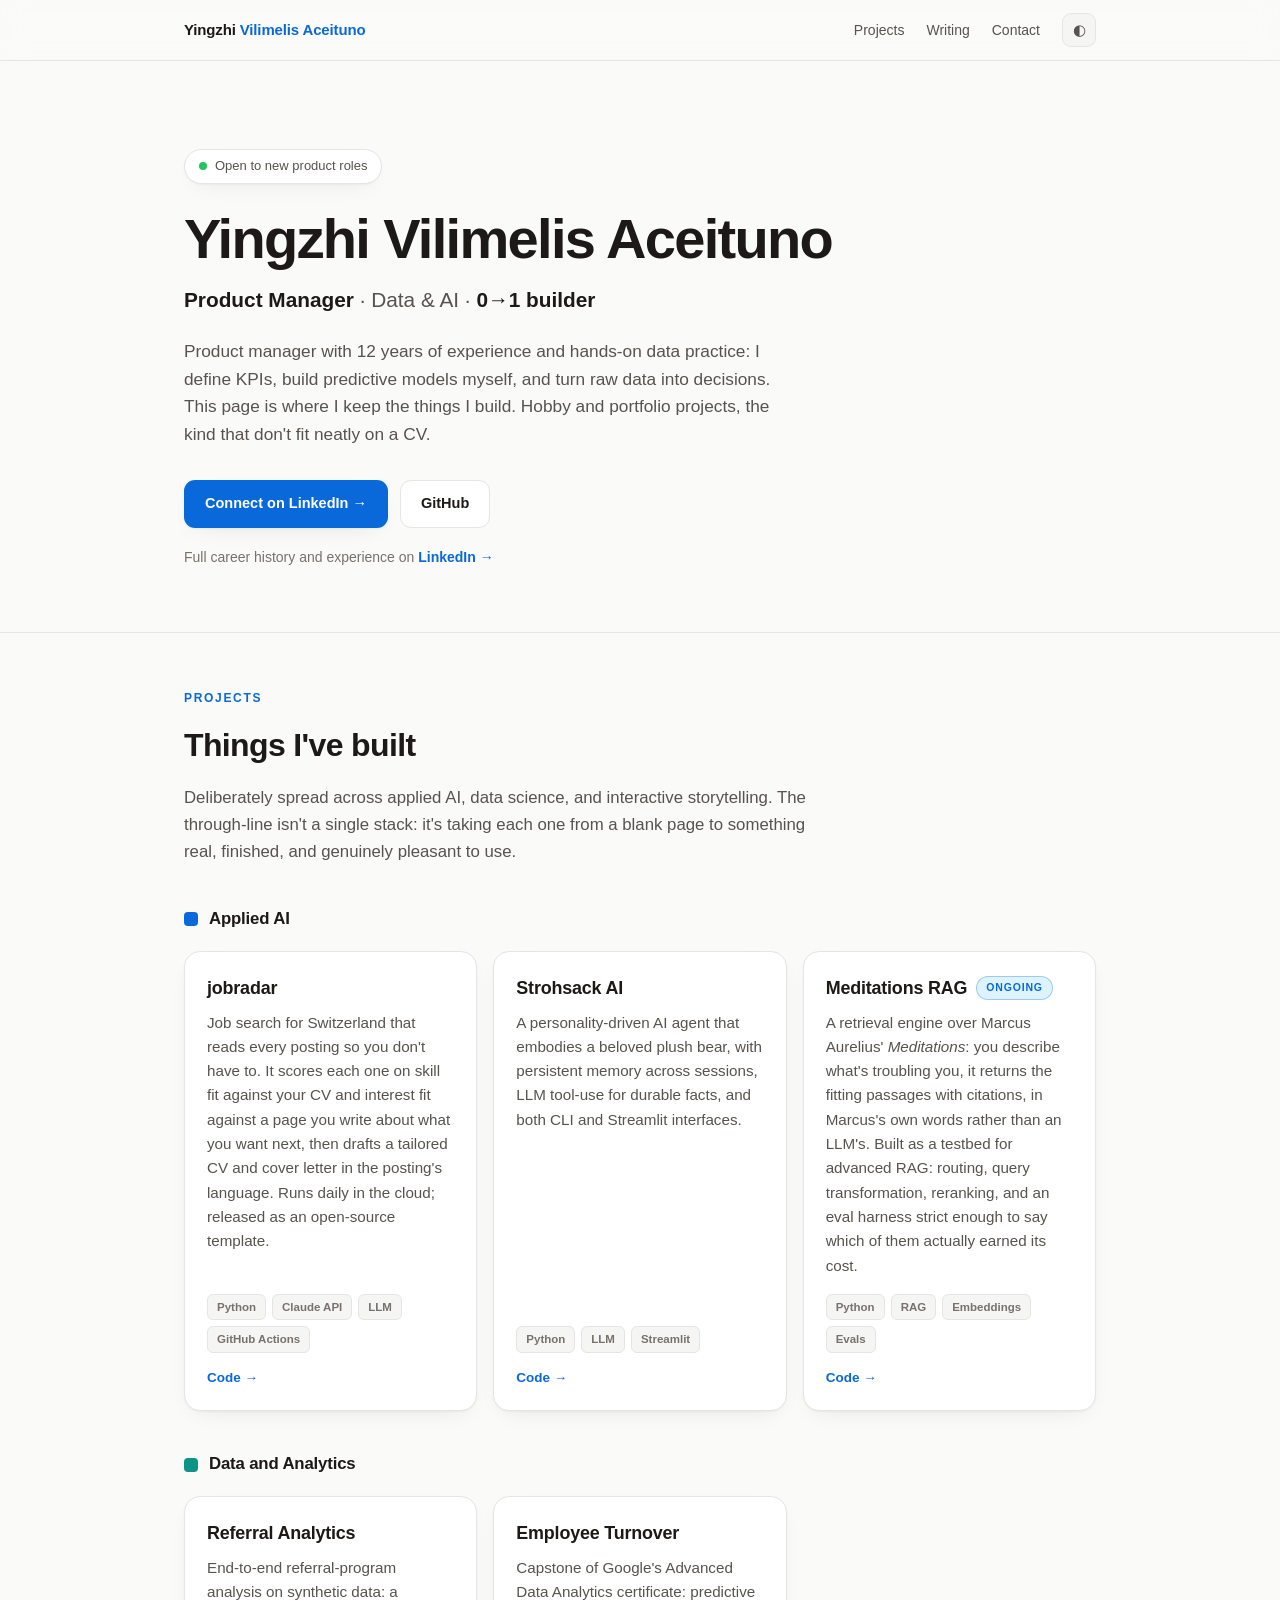
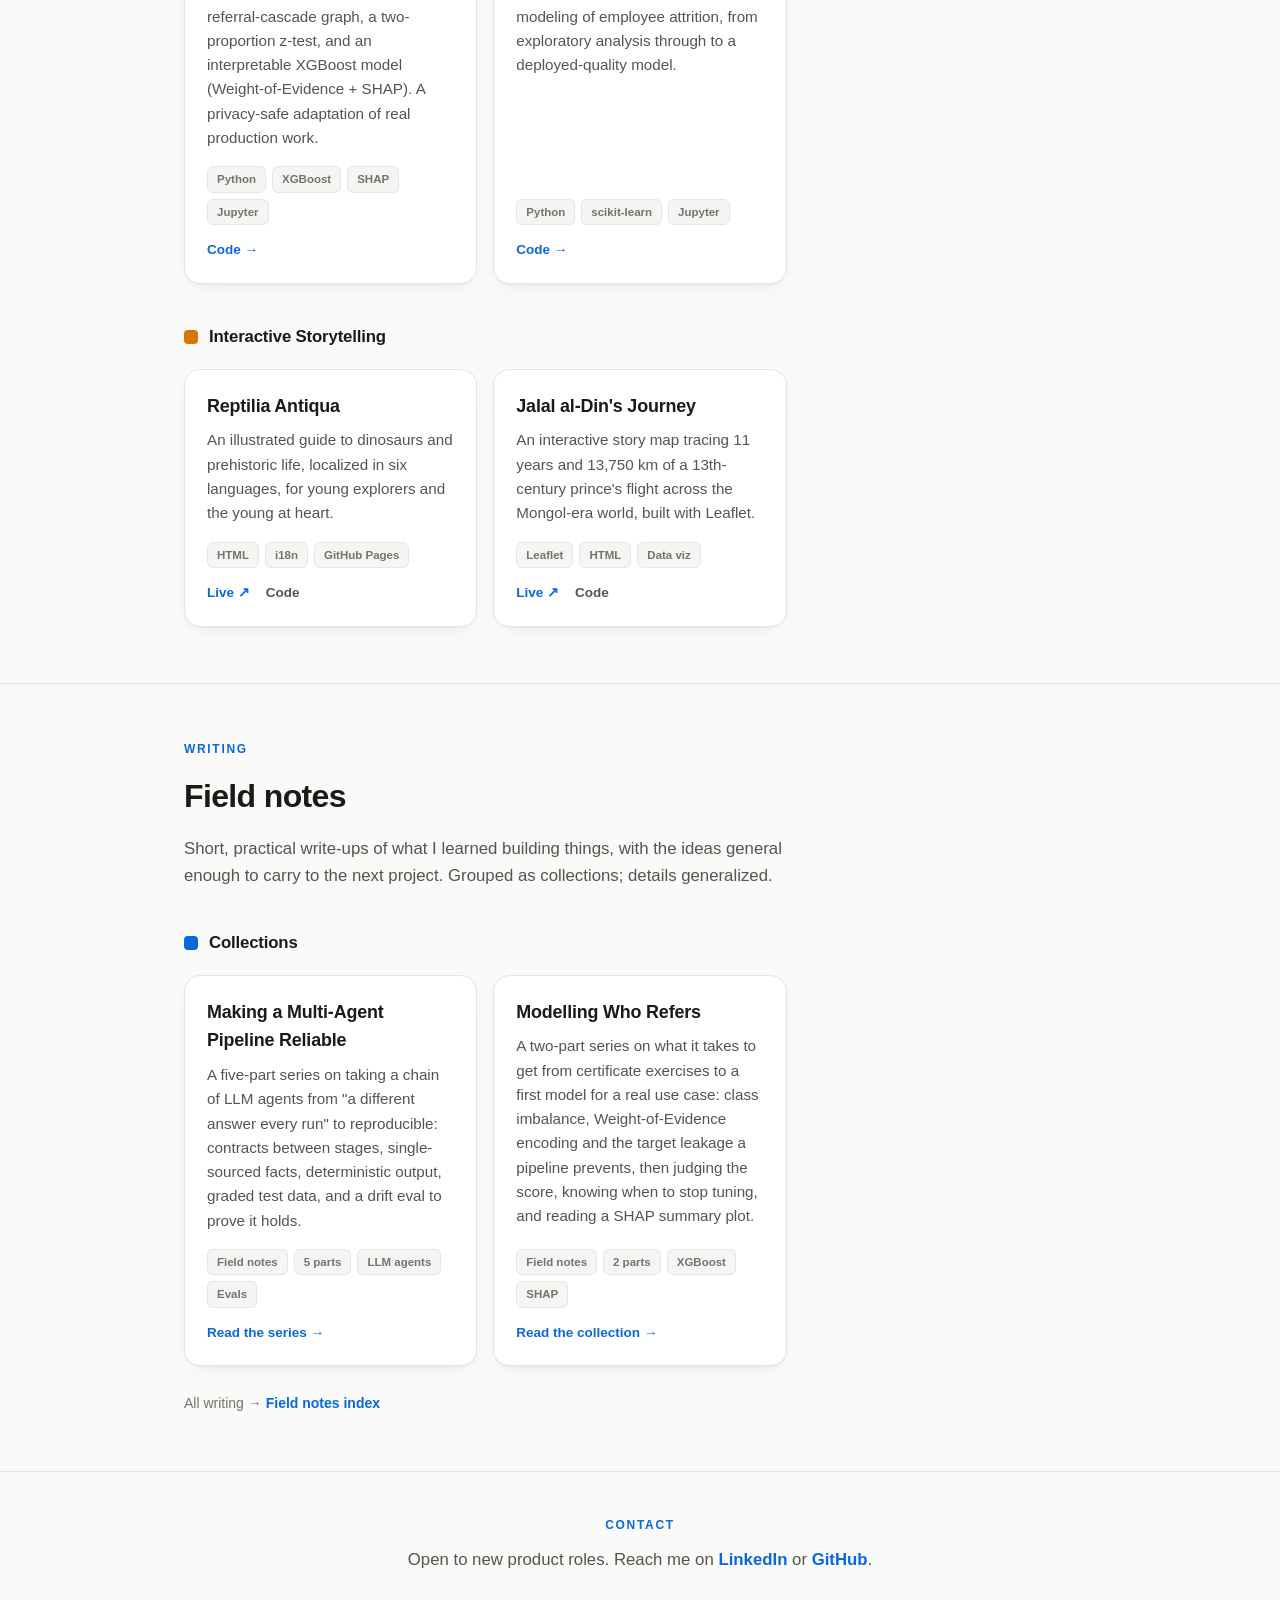
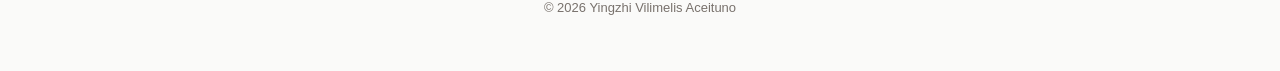
<file: index.html>
<!DOCTYPE html>
<html lang="en">
<head>
<meta charset="UTF-8">
<meta name="viewport" content="width=device-width, initial-scale=1.0">
<title>Yingzhi Vilimelis Aceituno · Product Manager</title>
<meta name="description" content="Data and AI product manager. Hands-on GitHub projects across applied AI, data science, and interactive storytelling.">
<meta name="author" content="Yingzhi Vilimelis Aceituno">
<meta property="og:type" content="website">
<meta property="og:title" content="Yingzhi Vilimelis Aceituno · Product Manager">
<meta property="og:description" content="Data and AI product manager. Hands-on projects across applied AI, data science, and interactive storytelling.">
<meta property="og:url" content="https://yingzhiva.github.io/">
<meta property="og:image" content="https://yingzhiva.github.io/og-image.png">
<meta property="og:image:secure_url" content="https://yingzhiva.github.io/og-image.png">
<meta property="og:image:width" content="1200">
<meta property="og:image:height" content="630">
<meta property="og:image:type" content="image/png">
<meta property="og:image:alt" content="Yingzhi Vilimelis Aceituno. Product Manager, Data and AI, 0 to 1 builder. Portfolio at yingzhiva.github.io">
<meta name="twitter:card" content="summary_large_image">
<meta name="twitter:image" content="https://yingzhiva.github.io/og-image.png">
<link rel="icon" href="data:image/svg+xml,<svg xmlns='http://www.w3.org/2000/svg' viewBox='0 0 100 100'><rect width='100' height='100' rx='22' fill='%230969da'/><text x='50' y='73' font-size='62' font-family='Georgia,serif' fill='white' text-anchor='middle'>Y</text></svg>">
<link rel="stylesheet" href="assets/site.css">
<script src="assets/site.js"></script>
</head>
<body>

<nav>
  <div class="wrap nav-inner">
    <div class="brand">Yingzhi <span>Vilimelis Aceituno</span></div>
    <div class="nav-links">
      <a href="#work">Projects</a>
      <a href="#writing">Writing</a>
      <a href="#contact">Contact</a>
      <button class="theme-btn" id="themeToggle" aria-label="Toggle color theme" title="Toggle theme">◐</button>
    </div>
  </div>
</nav>

<header class="hero">
  <div class="wrap">
    <div class="status"><span class="dot"></span> Open to new product roles</div>
    <h1>Yingzhi Vilimelis&nbsp;Aceituno</h1>
    <p class="role"><b>Product Manager</b> · Data &amp; AI · <b>0→1 builder</b></p>
    <p class="lede">Product manager with 12 years of experience and hands-on data practice: I define KPIs, build predictive models myself, and turn raw data into decisions. This page is where I keep the things I build. Hobby and portfolio projects, the kind that don't fit neatly on a CV.</p>
    <div class="cta">
      <a class="btn btn-primary" href="https://www.linkedin.com/in/yingzhi-v-150ab040/" target="_blank" rel="noopener">Connect on LinkedIn →</a>
      <a class="btn btn-ghost" href="https://github.com/YingzhiVA" target="_blank" rel="noopener">GitHub</a>
    </div>
    <p class="career">Full career history and experience on <a href="https://www.linkedin.com/in/yingzhi-v-150ab040/" target="_blank" rel="noopener">LinkedIn →</a></p>
  </div>
</header>

<section id="work">
  <div class="wrap">
    <div class="eyebrow">Projects</div>
    <h2>Things I've built</h2>
    <p class="section-lede">Deliberately spread across applied AI, data science, and interactive storytelling. The through-line isn't a single stack: it's taking each one from a blank page to something real, finished, and genuinely pleasant to use.</p>

    <div class="group g-ai">
      <div class="group-head">
        <span class="group-mark"></span>
        <div class="group-title">Applied AI</div>
      </div>
      <div class="cards">
        <div class="card">
          <h3>jobradar</h3>
          <p>Job search for Switzerland that reads every posting so you don't have to. It scores each one on skill fit against your CV and interest fit against a page you write about what you want next, then drafts a tailored CV and cover letter in the posting's language. Runs daily in the cloud; released as an open-source template.</p>
          <div class="tags"><span class="tag">Python</span><span class="tag">Claude API</span><span class="tag">LLM</span><span class="tag">GitHub Actions</span></div>
          <div class="links"><a href="https://github.com/YingzhiVA/jobradar" target="_blank" rel="noopener">Code →</a></div>
        </div>
        <div class="card">
          <h3>Strohsack AI</h3>
          <p>A personality-driven AI agent that embodies a beloved plush bear, with persistent memory across sessions, LLM tool-use for durable facts, and both CLI and Streamlit interfaces.</p>
          <div class="tags"><span class="tag">Python</span><span class="tag">LLM</span><span class="tag">Streamlit</span></div>
          <div class="links"><a href="https://github.com/YingzhiVA/strohsack-ai-public" target="_blank" rel="noopener">Code →</a></div>
        </div>
        <div class="card">
          <h3>Meditations RAG <span class="wip">Ongoing</span></h3>
          <p>A retrieval engine over Marcus Aurelius' <i>Meditations</i>: you describe what's troubling you, it returns the fitting passages with citations, in Marcus's own words rather than an LLM's. Built as a testbed for advanced RAG: routing, query transformation, reranking, and an eval harness strict enough to say which of them actually earned its cost.</p>
          <div class="tags"><span class="tag">Python</span><span class="tag">RAG</span><span class="tag">Embeddings</span><span class="tag">Evals</span></div>
          <div class="links"><a href="https://github.com/YingzhiVA/meditations-rag" target="_blank" rel="noopener">Code →</a></div>
        </div>
      </div>
    </div>

    <div class="group g-data">
      <div class="group-head">
        <span class="group-mark"></span>
        <div class="group-title">Data and Analytics</div>
      </div>
      <div class="cards">
        <div class="card">
          <h3>Referral Analytics</h3>
          <p>End-to-end referral-program analysis on synthetic data: a referral-cascade graph, a two-proportion z-test, and an interpretable XGBoost model (Weight-of-Evidence + SHAP). A privacy-safe adaptation of real production work.</p>
          <div class="tags"><span class="tag">Python</span><span class="tag">XGBoost</span><span class="tag">SHAP</span><span class="tag">Jupyter</span></div>
          <div class="links"><a href="https://github.com/YingzhiVA/Referral_Analytics" target="_blank" rel="noopener">Code →</a></div>
        </div>
        <div class="card">
          <h3>Employee Turnover</h3>
          <p>Capstone of Google's Advanced Data Analytics certificate: predictive modeling of employee attrition, from exploratory analysis through to a deployed-quality model.</p>
          <div class="tags"><span class="tag">Python</span><span class="tag">scikit-learn</span><span class="tag">Jupyter</span></div>
          <div class="links"><a href="https://github.com/YingzhiVA/employee-turnover" target="_blank" rel="noopener">Code →</a></div>
        </div>
      </div>
    </div>

    <div class="group g-story">
      <div class="group-head">
        <span class="group-mark"></span>
        <div class="group-title">Interactive Storytelling</div>
      </div>
      <div class="cards">
        <div class="card">
          <h3>Reptilia Antiqua</h3>
          <p>An illustrated guide to dinosaurs and prehistoric life, localized in six languages, for young explorers and the young at heart.</p>
          <div class="tags"><span class="tag">HTML</span><span class="tag">i18n</span><span class="tag">GitHub Pages</span></div>
          <div class="links">
            <a href="https://yingzhiva.github.io/Reptilia-Antiqua/" target="_blank" rel="noopener">Live ↗</a>
            <a class="sec" href="https://github.com/YingzhiVA/Reptilia-Antiqua" target="_blank" rel="noopener">Code</a>
          </div>
        </div>
        <div class="card">
          <h3>Jalal al-Din's Journey</h3>
          <p>An interactive story map tracing 11 years and 13,750 km of a 13th-century prince's flight across the Mongol-era world, built with Leaflet.</p>
          <div class="tags"><span class="tag">Leaflet</span><span class="tag">HTML</span><span class="tag">Data viz</span></div>
          <div class="links">
            <a href="https://yingzhiva.github.io/jalal-al-din-journey/" target="_blank" rel="noopener">Live ↗</a>
            <a class="sec" href="https://github.com/YingzhiVA/jalal-al-din-journey" target="_blank" rel="noopener">Code</a>
          </div>
        </div>
      </div>
    </div>
  </div>
</section>

<section id="writing">
  <div class="wrap">
    <div class="eyebrow">Writing</div>
    <h2>Field notes</h2>
    <p class="section-lede">Short, practical write-ups of what I learned building things, with the ideas general enough to carry to the next project. Grouped as collections; details generalized.</p>

    <div class="group">
      <div class="group-head">
        <span class="group-mark" style="background:var(--accent)"></span>
        <div class="group-title">Collections</div>
      </div>
      <div class="cards">
        <div class="card">
          <h3>Making a Multi-Agent Pipeline Reliable</h3>
          <p>A five-part series on taking a chain of LLM agents from "a different answer every run" to reproducible: contracts between stages, single-sourced facts, deterministic output, graded test data, and a drift eval to prove it holds.</p>
          <div class="tags"><span class="tag">Field notes</span><span class="tag">5 parts</span><span class="tag">LLM agents</span><span class="tag">Evals</span></div>
          <div class="links"><a href="notes/reliable-agents/">Read the series →</a></div>
        </div>
        <div class="card">
          <h3>Modelling Who Refers</h3>
          <p>A two-part series on what it takes to get from certificate exercises to a first model for a real use case: class imbalance, Weight-of-Evidence encoding and the target leakage a pipeline prevents, then judging the score, knowing when to stop tuning, and reading a SHAP summary plot.</p>
          <div class="tags"><span class="tag">Field notes</span><span class="tag">2 parts</span><span class="tag">XGBoost</span><span class="tag">SHAP</span></div>
          <div class="links"><a href="notes/referral-analytics/">Read the collection →</a></div>
        </div>
      </div>
    </div>

    <p class="career" style="margin-top:26px;">All writing → <a href="notes/">Field notes index</a></p>
  </div>
</section>

<footer id="contact">
  <div class="wrap">
    <div class="eyebrow">Contact</div>
    <p class="foot-line">Open to new product roles. Reach me on <a href="https://www.linkedin.com/in/yingzhi-v-150ab040/" target="_blank" rel="noopener">LinkedIn</a> or <a href="https://github.com/YingzhiVA" target="_blank" rel="noopener">GitHub</a>.</p>
    <div class="copy">© <span id="yr"></span> Yingzhi Vilimelis Aceituno</div>
  </div>
</footer>

</body>
</html>
</file>
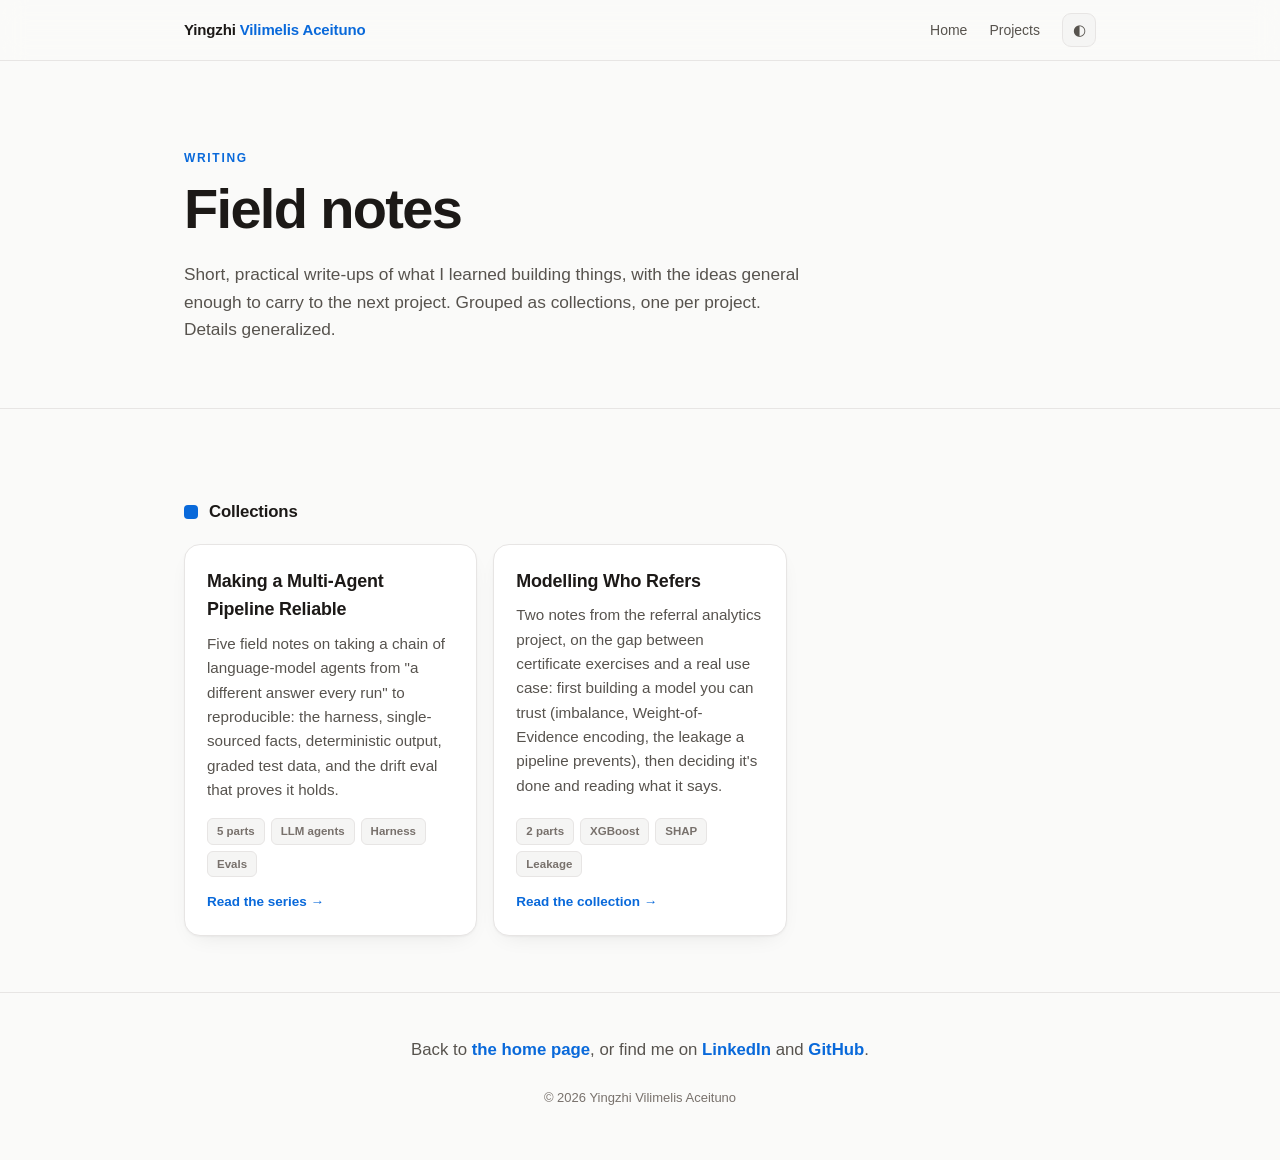
<file: notes/index.html>
<!DOCTYPE html>
<html lang="en">
<head>
<meta charset="UTF-8">
<meta name="viewport" content="width=device-width, initial-scale=1.0">
<title>Field Notes · Yingzhi Vilimelis Aceituno</title>
<meta name="description" content="Field notes: short, practical write-ups of what I learned building things, grouped into collections. Details generalized.">
<meta name="author" content="Yingzhi Vilimelis Aceituno">
<meta property="og:type" content="website">
<meta property="og:title" content="Field Notes · Yingzhi Vilimelis Aceituno">
<meta property="og:description" content="Short, practical write-ups of what I learned building things, grouped into collections.">
<meta property="og:url" content="https://yingzhiva.github.io/notes/">
<meta property="og:image" content="https://yingzhiva.github.io/og-image.png">
<meta name="twitter:card" content="summary_large_image">
<link rel="icon" href="data:image/svg+xml,<svg xmlns='http://www.w3.org/2000/svg' viewBox='0 0 100 100'><rect width='100' height='100' rx='22' fill='%230969da'/><text x='50' y='73' font-size='62' font-family='Georgia,serif' fill='white' text-anchor='middle'>Y</text></svg>">
<link rel="stylesheet" href="../assets/site.css">
<script src="../assets/site.js"></script>
</head>
<body>

<nav>
  <div class="wrap nav-inner">
    <div class="brand"><a href="../">Yingzhi <span>Vilimelis Aceituno</span></a></div>
    <div class="nav-links">
      <a href="../">Home</a>
      <a href="../#work">Projects</a>
      <button class="theme-btn" id="themeToggle" aria-label="Toggle color theme" title="Toggle theme">◐</button>
    </div>
  </div>
</nav>

<header class="hero">
  <div class="wrap">
    <div class="eyebrow">Writing</div>
    <h1>Field notes</h1>
    <p class="lede">Short, practical write-ups of what I learned building things, with the ideas general enough to carry to the next project. Grouped as collections, one per project. Details generalized.</p>
  </div>
</header>

<section id="collections">
  <div class="wrap">
    <div class="group">
      <div class="group-head">
        <span class="group-mark" style="background:var(--accent)"></span>
        <div class="group-title">Collections</div>
      </div>
      <div class="cards">
        <div class="card">
          <h3>Making a Multi-Agent Pipeline Reliable</h3>
          <p>Five field notes on taking a chain of language-model agents from "a different answer every run" to reproducible:  the harness, single-sourced facts, deterministic output, graded test data, and the drift eval that proves it holds.</p>
          <div class="tags"><span class="tag">5 parts</span><span class="tag">LLM agents</span><span class="tag">Harness</span><span class="tag">Evals</span></div>
          <div class="links"><a href="reliable-agents/">Read the series →</a></div>
        </div>
        <div class="card">
          <h3>Modelling Who Refers</h3>
          <p>Two notes from the referral analytics project, on the gap between certificate exercises and a real use case: first building a model you can trust (imbalance, Weight-of-Evidence encoding, the leakage a pipeline prevents), then deciding it's done and reading what it says.</p>
          <div class="tags"><span class="tag">2 parts</span><span class="tag">XGBoost</span><span class="tag">SHAP</span><span class="tag">Leakage</span></div>
          <div class="links"><a href="referral-analytics/">Read the collection →</a></div>
        </div>
      </div>
    </div>
  </div>
</section>

<footer>
  <div class="wrap">
    <p class="foot-line">Back to <a href="../">the home page</a>, or find me on <a href="https://www.linkedin.com/in/yingzhi-v-150ab040/" target="_blank" rel="noopener">LinkedIn</a> and <a href="https://github.com/YingzhiVA" target="_blank" rel="noopener">GitHub</a>.</p>
    <div class="copy">© <span id="yr"></span> Yingzhi Vilimelis Aceituno</div>
  </div>
</footer>

</body>
</html>
</file>
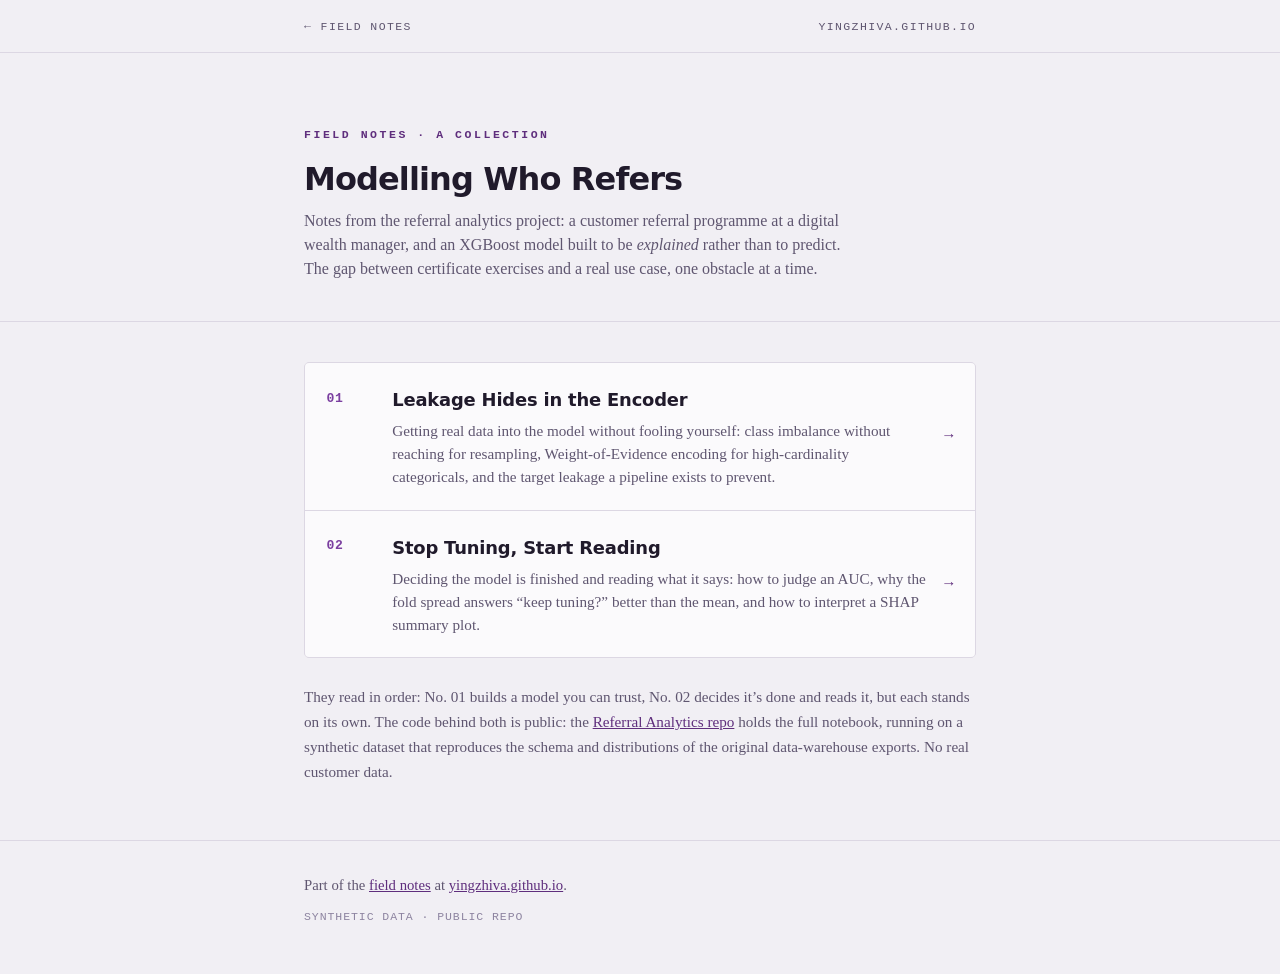
<file: notes/referral-analytics/index.html>
<!DOCTYPE html>
<html lang="en">
<head>
<meta charset="UTF-8">
<meta name="viewport" content="width=device-width, initial-scale=1.0">
<title>Modelling Who Refers · Field Notes</title>
<meta name="description" content="Field notes from the referral analytics project: taking an XGBoost model from certificate exercises to a real use case, built to be explained rather than to predict.">
<meta name="author" content="Yingzhi Vilimelis Aceituno">
<meta name="color-scheme" content="light dark">
<meta property="og:type" content="website">
<meta property="og:title" content="Modelling Who Refers · Field Notes">
<meta property="og:description" content="Field notes from the referral analytics project: an XGBoost model built to be explained rather than to predict.">
<meta property="og:url" content="https://yingzhiva.github.io/notes/referral-analytics/">
<meta property="og:image" content="https://yingzhiva.github.io/notes/referral-analytics/encoder-first/leakage-card.png">
<meta property="og:image:width" content="1200">
<meta property="og:image:height" content="630">
<meta property="og:image:alt" content="Two rows of five cross-validation blocks. Above, a single Weight-of-Evidence encoder is fitted across all five, including the block held out for validation. Below, the encoder is refitted inside each fold on the training blocks only.">
<meta name="twitter:card" content="summary_large_image">
<link rel="icon" href="data:image/svg+xml,<svg xmlns='http://www.w3.org/2000/svg' viewBox='0 0 100 100'><rect width='100' height='100' rx='22' fill='%237b3fa0'/><text x='50' y='73' font-size='58' font-family='Georgia,serif' fill='white' text-anchor='middle'>◈</text></svg>">
<script src="../../assets/site.js"></script>
<style>
  :root{
    --ground:#f1eff4; --surface:#fbfafc; --surface-2:#e9e6ee;
    --ink:#201a2b; --muted:#5f5670; --faint:#8d84a0; --hairline:#dcd7e3;
    --accent:#7b3fa0; --accent-ink:#5f2e7d; --low:#1a6fc4; --high:#c62258;
    --serif:"Charter","Bitstream Charter","Iowan Old Style","Palatino Linotype",Georgia,ui-serif,serif;
    --sans:-apple-system,BlinkMacSystemFont,"Segoe UI",system-ui,"Helvetica Neue",Arial,sans-serif;
    --mono:ui-monospace,"SF Mono","Cascadia Code","JetBrains Mono",Menlo,Consolas,monospace;
    --col:46rem;  /* same measure as the notes, so the edges hold when you click through */
  }
  @media (prefers-color-scheme: dark){
    :root{ --ground:#12101a; --surface:#1b1826; --surface-2:#211d2e;
      --ink:#e3dfea; --muted:#9d94ad; --faint:#6f6683; --hairline:#2f2a3d;
      --accent:#b382d6; --accent-ink:#cba6e6; --low:#5aa9ea; --high:#ef6f96; }
  }
  :root[data-theme="light"]{ --ground:#f1eff4; --surface:#fbfafc; --surface-2:#e9e6ee;
    --ink:#201a2b; --muted:#5f5670; --faint:#8d84a0; --hairline:#dcd7e3;
    --accent:#7b3fa0; --accent-ink:#5f2e7d; --low:#1a6fc4; --high:#c62258; }
  :root[data-theme="dark"]{ --ground:#12101a; --surface:#1b1826; --surface-2:#211d2e;
    --ink:#e3dfea; --muted:#9d94ad; --faint:#6f6683; --hairline:#2f2a3d;
    --accent:#b382d6; --accent-ink:#cba6e6; --low:#5aa9ea; --high:#ef6f96; }

  *{box-sizing:border-box}
  body{margin:0;background:var(--ground);color:var(--ink);font-family:var(--serif);line-height:1.65;-webkit-font-smoothing:antialiased;}
  .wrap{max-width:var(--col);margin-inline:auto;padding-inline:clamp(1.25rem,5vw,2rem);}
  a{color:var(--accent-ink);}

  .topbar{border-bottom:1px solid var(--hairline);}
  .topbar .wrap{display:flex;align-items:center;justify-content:space-between;height:52px;font-family:var(--mono);font-size:.72rem;letter-spacing:.12em;text-transform:uppercase;}
  .topbar a{color:var(--muted);text-decoration:none;}
  .topbar a:hover{color:var(--ink);}

  header.hero{padding-block:clamp(2.75rem,7vw,4.5rem) clamp(1.5rem,4vw,2.5rem);border-bottom:1px solid var(--hairline);}
  .eyebrow{font-family:var(--mono);font-size:.72rem;letter-spacing:.22em;text-transform:uppercase;color:var(--accent-ink);font-weight:600;}
  h1{font-family:var(--sans);font-weight:800;font-size:clamp(2.2rem,1.5rem+3.4vw,3.6rem);line-height:1.03;letter-spacing:-.028em;margin:1.2rem 0 .8rem;text-wrap:balance;}
  .dek{font-size:clamp(1.05rem,.95rem+.6vw,1.28rem);color:var(--muted);line-height:1.5;max-width:34rem;margin:0;text-wrap:pretty;}

  main{padding-block:clamp(1.5rem,4vw,2.5rem) 1rem;}
  ol.toc{list-style:none;margin:0;padding:0;display:grid;gap:1px;background:var(--hairline);border:1px solid var(--hairline);border-radius:5px;overflow:hidden;}
  ol.toc li{background:var(--surface);}
  ol.toc a{display:grid;grid-template-columns:3rem 1fr auto;gap:.4rem 1.1rem;align-items:start;padding:1.3rem 1.35rem;text-decoration:none;color:inherit;transition:background .15s;}
  ol.toc a:hover{background:var(--surface-2);}
  .n{font-family:var(--mono);font-size:.82rem;font-weight:600;color:var(--accent);padding-top:.25rem;letter-spacing:.04em;}
  .t{grid-column:2;}
  .t h2{font-family:var(--sans);font-size:1.12rem;font-weight:700;letter-spacing:-.01em;margin:.1rem 0 .35rem;color:var(--ink);}
  .t p{margin:0;font-size:.95rem;color:var(--muted);line-height:1.5;}
  .go{grid-column:3;align-self:center;font-family:var(--mono);font-size:.95rem;color:var(--accent-ink);}

  .note{margin:1.6rem 0 0;font-size:.95rem;color:var(--muted);}
  footer{border-top:1px solid var(--hairline);margin-top:2.5rem;padding-block:2rem 3rem;color:var(--muted);font-size:.92rem;}
  footer .sig{font-family:var(--mono);font-size:.72rem;letter-spacing:.08em;text-transform:uppercase;color:var(--faint);margin-top:.6rem;}
  :focus-visible{outline:2px solid var(--accent);outline-offset:3px;border-radius:2px;}
</style>
</head>
<body>

<div class="topbar">
  <div class="wrap">
    <a href="../">&larr; Field notes</a>
    <a href="../../">yingzhiva.github.io</a>
  </div>
</div>

<header class="hero">
  <div class="wrap">
    <div class="eyebrow">Field Notes &middot; A Collection</div>
    <h1>Modelling Who Refers</h1>
    <p class="dek">Notes from the referral analytics project: a customer referral programme at a digital wealth manager, and an XGBoost model built to be <em>explained</em> rather than to predict. The gap between certificate exercises and a real use case, one obstacle at a time.</p>
  </div>
</header>

<main>
  <div class="wrap">
    <ol class="toc">
      <li><a href="encoder-first/">
        <span class="n">01</span>
        <span class="t"><h2>Leakage Hides in the Encoder</h2><p>Getting real data into the model without fooling yourself: class imbalance without reaching for resampling, Weight-of-Evidence encoding for high-cardinality categoricals, and the target leakage a pipeline exists to prevent.</p></span>
        <span class="go">→</span>
      </a></li>
      <li><a href="stop-tuning/">
        <span class="n">02</span>
        <span class="t"><h2>Stop Tuning, Start Reading</h2><p>Deciding the model is finished and reading what it says: how to judge an AUC, why the fold spread answers &ldquo;keep tuning?&rdquo; better than the mean, and how to interpret a SHAP summary plot.</p></span>
        <span class="go">→</span>
      </a></li>
    </ol>
    <p class="note">They read in order: No. 01 builds a model you can trust, No. 02 decides it&rsquo;s done and reads it, but each stands on its own. The code behind both is public: the <a href="https://github.com/YingzhiVA/Referral_Analytics" target="_blank" rel="noopener">Referral Analytics repo</a> holds the full notebook, running on a synthetic dataset that reproduces the schema and distributions of the original data-warehouse exports. No real customer data.</p>
  </div>
</main>

<footer>
  <div class="wrap">
    Part of the <a href="../">field notes</a> at <a href="../../">yingzhiva.github.io</a>.
    <div class="sig">Synthetic data &middot; public repo</div>
  </div>
</footer>

</body>
</html>
</file>
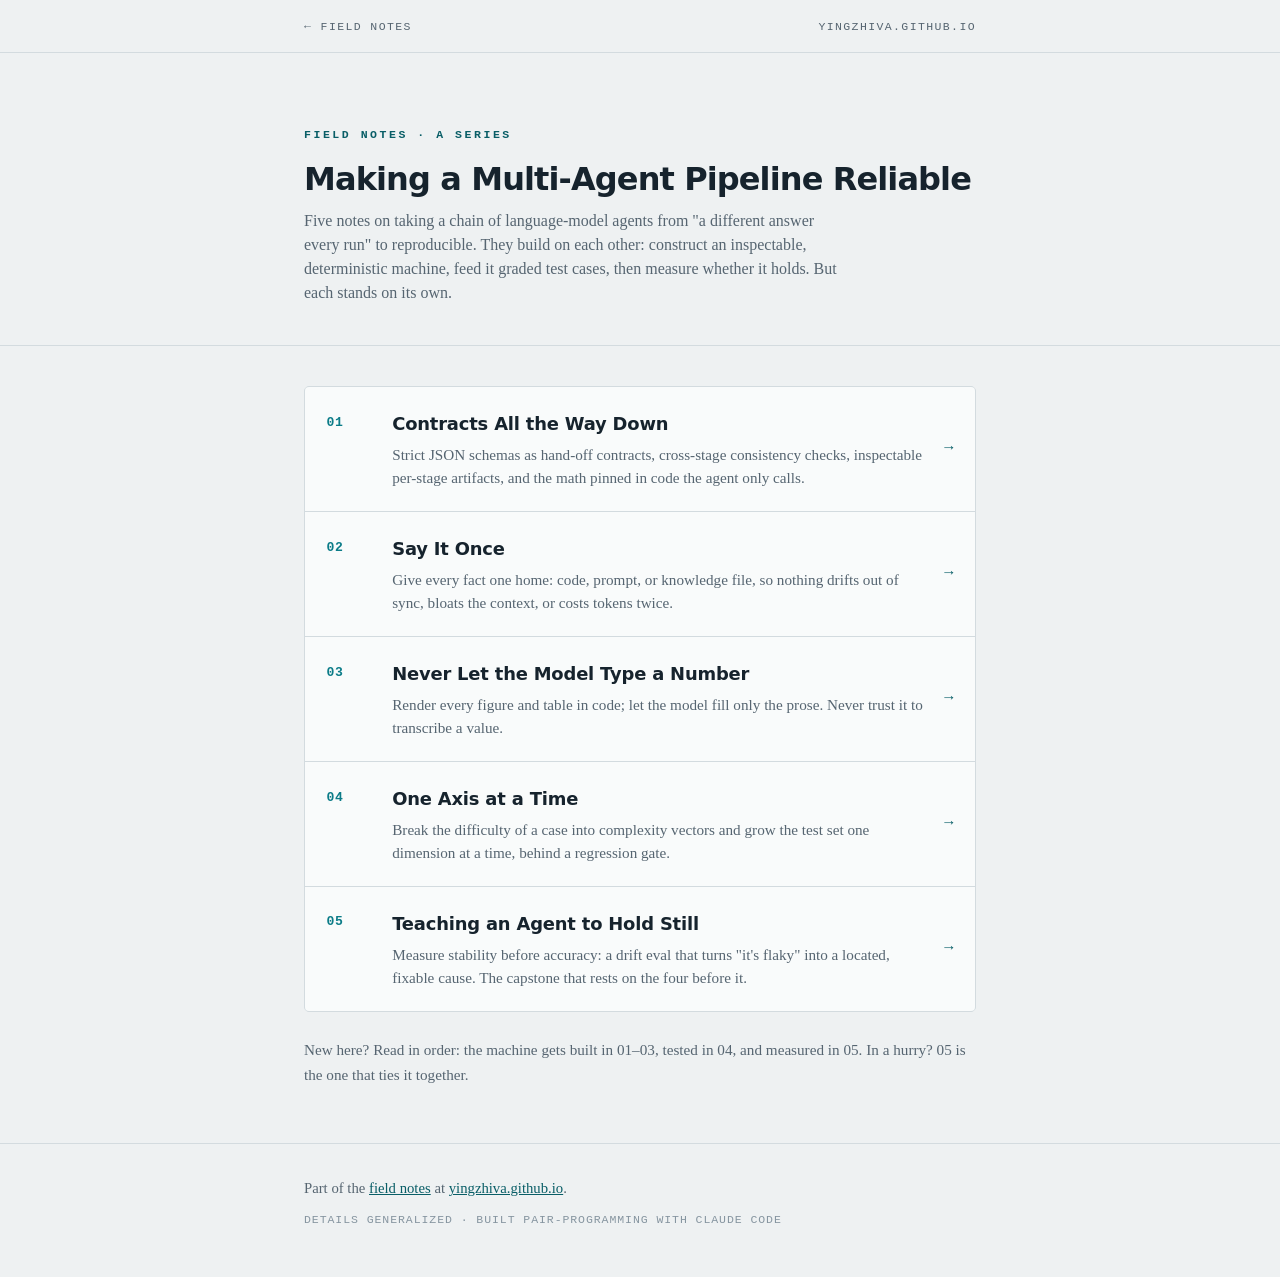
<file: notes/reliable-agents/index.html>
<!DOCTYPE html>
<html lang="en">
<head>
<meta charset="UTF-8">
<meta name="viewport" content="width=device-width, initial-scale=1.0">
<title>Making a Multi-Agent Pipeline Reliable · Field Notes</title>
<meta name="description" content="A five-part field-notes series on taking a chain of language-model agents from 'a different answer every run' to reproducible.">
<meta name="author" content="Yingzhi Vilimelis Aceituno">
<meta name="color-scheme" content="light dark">
<meta property="og:type" content="website">
<meta property="og:title" content="Making a Multi-Agent Pipeline Reliable · Field Notes">
<meta property="og:description" content="Five notes: the harness, single-sourced facts, deterministic output, graded test data, and a drift eval.">
<meta property="og:url" content="https://yingzhiva.github.io/notes/reliable-agents/">
<meta property="og:image" content="https://yingzhiva.github.io/og-image.png">
<meta name="twitter:card" content="summary_large_image">
<link rel="icon" href="data:image/svg+xml,<svg xmlns='http://www.w3.org/2000/svg' viewBox='0 0 100 100'><rect width='100' height='100' rx='22' fill='%230c7c88'/><text x='50' y='73' font-size='58' font-family='Georgia,serif' fill='white' text-anchor='middle'>◔</text></svg>">
<script src="../../assets/site.js"></script>
<style>
  :root{
    --ground:#eef1f2; --surface:#f9fbfb; --surface-2:#e7ecee;
    --ink:#16232d; --muted:#566571; --faint:#8695a0; --hairline:#d3dbdf;
    --accent:#0c7c88; --accent-ink:#095e67; --stable:#2f8f63; --drift:#bd7714;
    --serif:"Charter","Bitstream Charter","Iowan Old Style","Palatino Linotype",Georgia,ui-serif,serif;
    --sans:-apple-system,BlinkMacSystemFont,"Segoe UI",system-ui,"Helvetica Neue",Arial,sans-serif;
    --mono:ui-monospace,"SF Mono","Cascadia Code","JetBrains Mono",Menlo,Consolas,monospace;
    --col:46rem;  /* same measure as the notes, so the edges hold when you click through */
  }
  @media (prefers-color-scheme: dark){
    :root{ --ground:#0c141a; --surface:#121d25; --surface-2:#16232c;
      --ink:#dbe4e9; --muted:#8598a4; --faint:#61727e; --hairline:#26343d;
      --accent:#35b2bd; --accent-ink:#6fd3dc; --stable:#52bd88; --drift:#d79a41; }
  }
  :root[data-theme="light"]{ --ground:#eef1f2; --surface:#f9fbfb; --surface-2:#e7ecee;
    --ink:#16232d; --muted:#566571; --faint:#8695a0; --hairline:#d3dbdf;
    --accent:#0c7c88; --accent-ink:#095e67; --stable:#2f8f63; --drift:#bd7714; }
  :root[data-theme="dark"]{ --ground:#0c141a; --surface:#121d25; --surface-2:#16232c;
    --ink:#dbe4e9; --muted:#8598a4; --faint:#61727e; --hairline:#26343d;
    --accent:#35b2bd; --accent-ink:#6fd3dc; --stable:#52bd88; --drift:#d79a41; }

  *{box-sizing:border-box}
  body{margin:0;background:var(--ground);color:var(--ink);font-family:var(--serif);line-height:1.65;-webkit-font-smoothing:antialiased;}
  .wrap{max-width:var(--col);margin-inline:auto;padding-inline:clamp(1.25rem,5vw,2rem);}
  a{color:var(--accent-ink);}

  .topbar{border-bottom:1px solid var(--hairline);}
  .topbar .wrap{display:flex;align-items:center;justify-content:space-between;height:52px;font-family:var(--mono);font-size:.72rem;letter-spacing:.12em;text-transform:uppercase;}
  .topbar a{color:var(--muted);text-decoration:none;}
  .topbar a:hover{color:var(--ink);}

  header.hero{padding-block:clamp(2.75rem,7vw,4.5rem) clamp(1.5rem,4vw,2.5rem);border-bottom:1px solid var(--hairline);}
  .eyebrow{font-family:var(--mono);font-size:.72rem;letter-spacing:.22em;text-transform:uppercase;color:var(--accent-ink);font-weight:600;}
  h1{font-family:var(--sans);font-weight:800;font-size:clamp(2.2rem,1.5rem+3.4vw,3.6rem);line-height:1.03;letter-spacing:-.028em;margin:1.2rem 0 .8rem;text-wrap:balance;}
  .dek{font-size:clamp(1.05rem,.95rem+.6vw,1.28rem);color:var(--muted);line-height:1.5;max-width:34rem;margin:0;text-wrap:pretty;}

  main{padding-block:clamp(1.5rem,4vw,2.5rem) 1rem;}
  ol.toc{list-style:none;margin:0;padding:0;display:grid;gap:1px;background:var(--hairline);border:1px solid var(--hairline);border-radius:5px;overflow:hidden;}
  ol.toc li{background:var(--surface);}
  ol.toc a{display:grid;grid-template-columns:3rem 1fr auto;gap:.4rem 1.1rem;align-items:start;padding:1.3rem 1.35rem;text-decoration:none;color:inherit;transition:background .15s;}
  ol.toc a:hover{background:var(--surface-2);}
  .n{font-family:var(--mono);font-size:.82rem;font-weight:600;color:var(--accent);padding-top:.25rem;letter-spacing:.04em;}
  .t{grid-column:2;}
  .t h2{font-family:var(--sans);font-size:1.12rem;font-weight:700;letter-spacing:-.01em;margin:.1rem 0 .35rem;color:var(--ink);}
  .t p{margin:0;font-size:.95rem;color:var(--muted);line-height:1.5;}
  .go{grid-column:3;align-self:center;font-family:var(--mono);font-size:.95rem;color:var(--accent-ink);}

  .note{margin:1.6rem 0 0;font-size:.95rem;color:var(--muted);}
  footer{border-top:1px solid var(--hairline);margin-top:2.5rem;padding-block:2rem 3rem;color:var(--muted);font-size:.92rem;}
  footer .sig{font-family:var(--mono);font-size:.72rem;letter-spacing:.08em;text-transform:uppercase;color:var(--faint);margin-top:.6rem;}
  :focus-visible{outline:2px solid var(--accent);outline-offset:3px;border-radius:2px;}
</style>
</head>
<body>

<div class="topbar">
  <div class="wrap">
    <a href="../">&larr; Field notes</a>
    <a href="../../">yingzhiva.github.io</a>
  </div>
</div>

<header class="hero">
  <div class="wrap">
    <div class="eyebrow">Field Notes &middot; A Series</div>
    <h1>Making a Multi-Agent Pipeline Reliable</h1>
    <p class="dek">Five notes on taking a chain of language-model agents from "a different answer every run" to reproducible. They build on each other: construct an inspectable, deterministic machine, feed it graded test cases, then measure whether it holds. But each stands on its own.</p>
  </div>
</header>

<main>
  <div class="wrap">
    <ol class="toc">
      <li><a href="contracts/">
        <span class="n">01</span>
        <span class="t"><h2>Contracts All the Way Down</h2><p>Strict JSON schemas as hand-off contracts, cross-stage consistency checks, inspectable per-stage artifacts, and the math pinned in code the agent only calls.</p></span>
        <span class="go">→</span>
      </a></li>
      <li><a href="say-it-once/">
        <span class="n">02</span>
        <span class="t"><h2>Say It Once</h2><p>Give every fact one home: code, prompt, or knowledge file, so nothing drifts out of sync, bloats the context, or costs tokens twice.</p></span>
        <span class="go">→</span>
      </a></li>
      <li><a href="prose-and-numbers/">
        <span class="n">03</span>
        <span class="t"><h2>Never Let the Model Type a Number</h2><p>Render every figure and table in code; let the model fill only the prose. Never trust it to transcribe a value.</p></span>
        <span class="go">→</span>
      </a></li>
      <li><a href="one-axis/">
        <span class="n">04</span>
        <span class="t"><h2>One Axis at a Time</h2><p>Break the difficulty of a case into complexity vectors and grow the test set one dimension at a time, behind a regression gate.</p></span>
        <span class="go">→</span>
      </a></li>
      <li><a href="holding-still/">
        <span class="n">05</span>
        <span class="t"><h2>Teaching an Agent to Hold Still</h2><p>Measure stability before accuracy: a drift eval that turns "it's flaky" into a located, fixable cause. The capstone that rests on the four before it.</p></span>
        <span class="go">→</span>
      </a></li>
    </ol>
    <p class="note">New here? Read in order: the machine gets built in 01&ndash;03, tested in 04, and measured in 05. In a hurry? 05 is the one that ties it together.</p>
  </div>
</main>

<footer>
  <div class="wrap">
    Part of the <a href="../">field notes</a> at <a href="../../">yingzhiva.github.io</a>.
    <div class="sig">Details generalized &middot; built pair-programming with Claude Code</div>
  </div>
</footer>

</body>
</html>
</file>
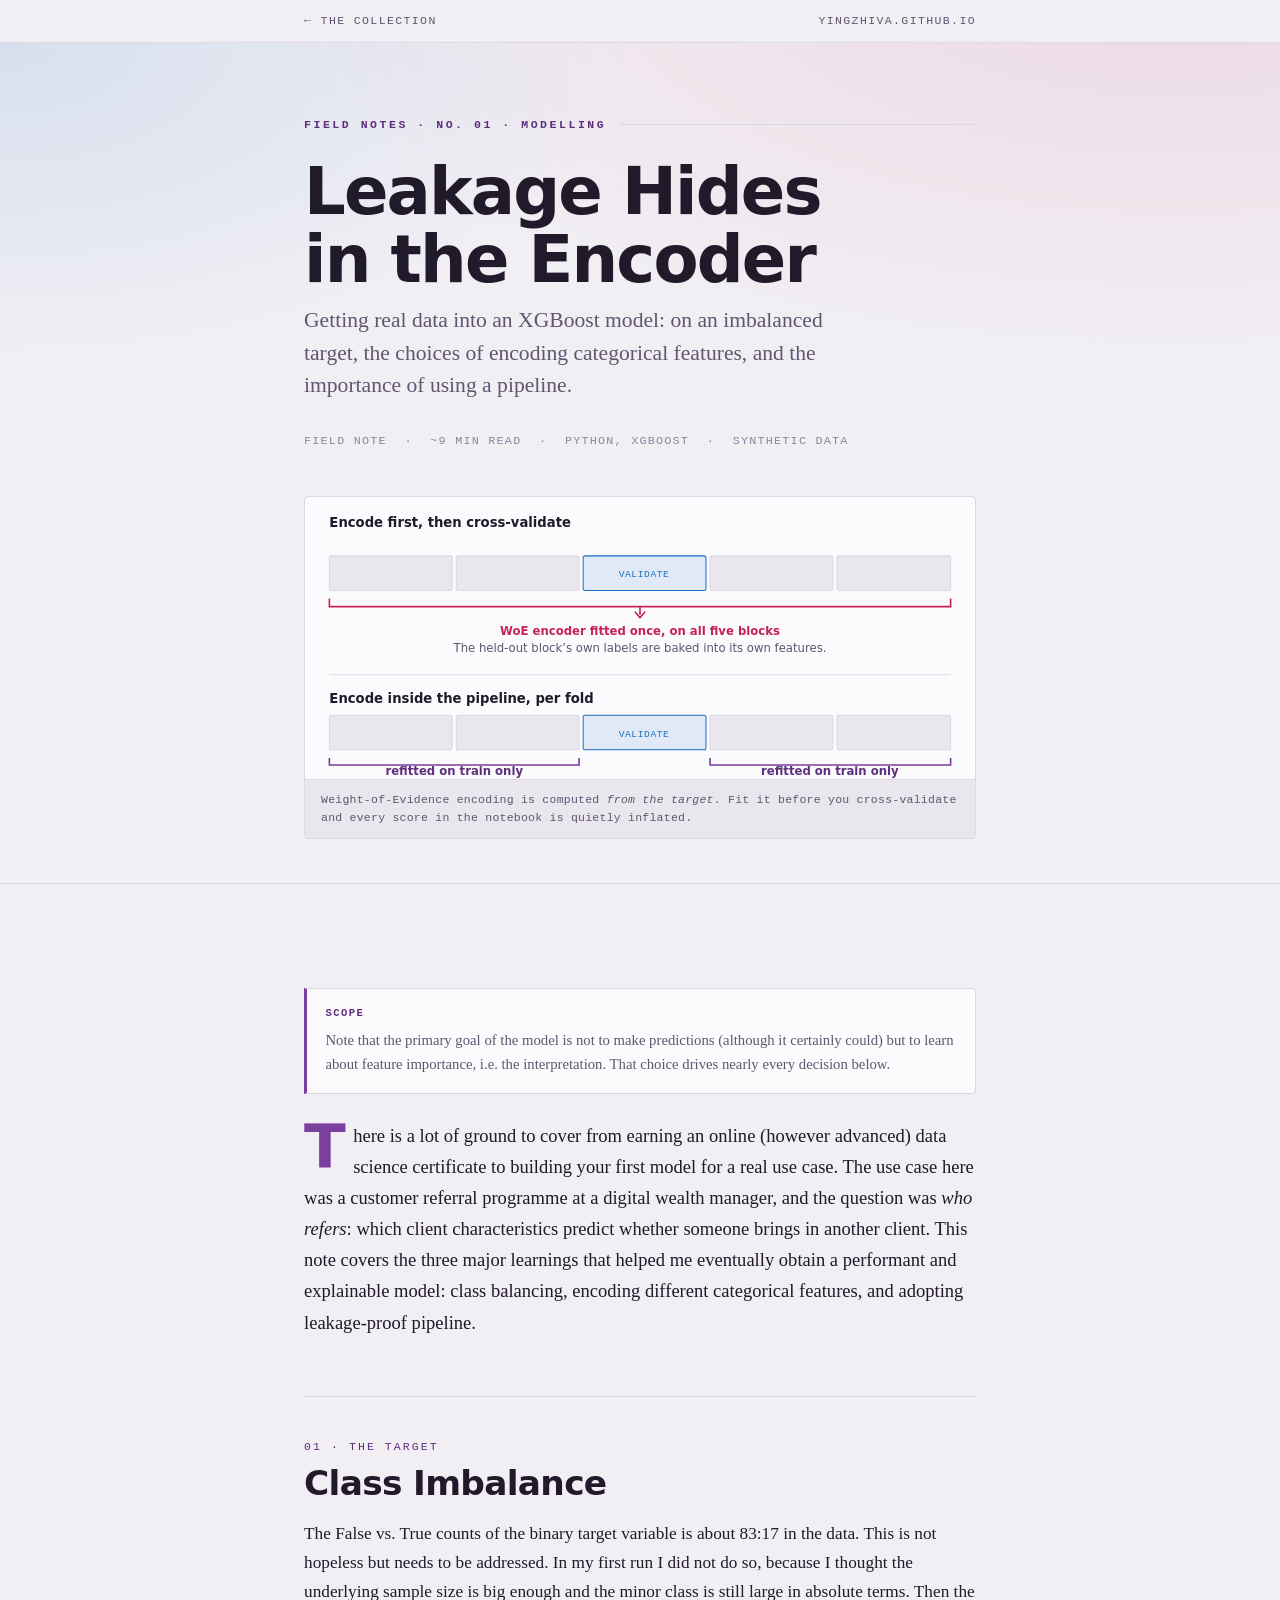
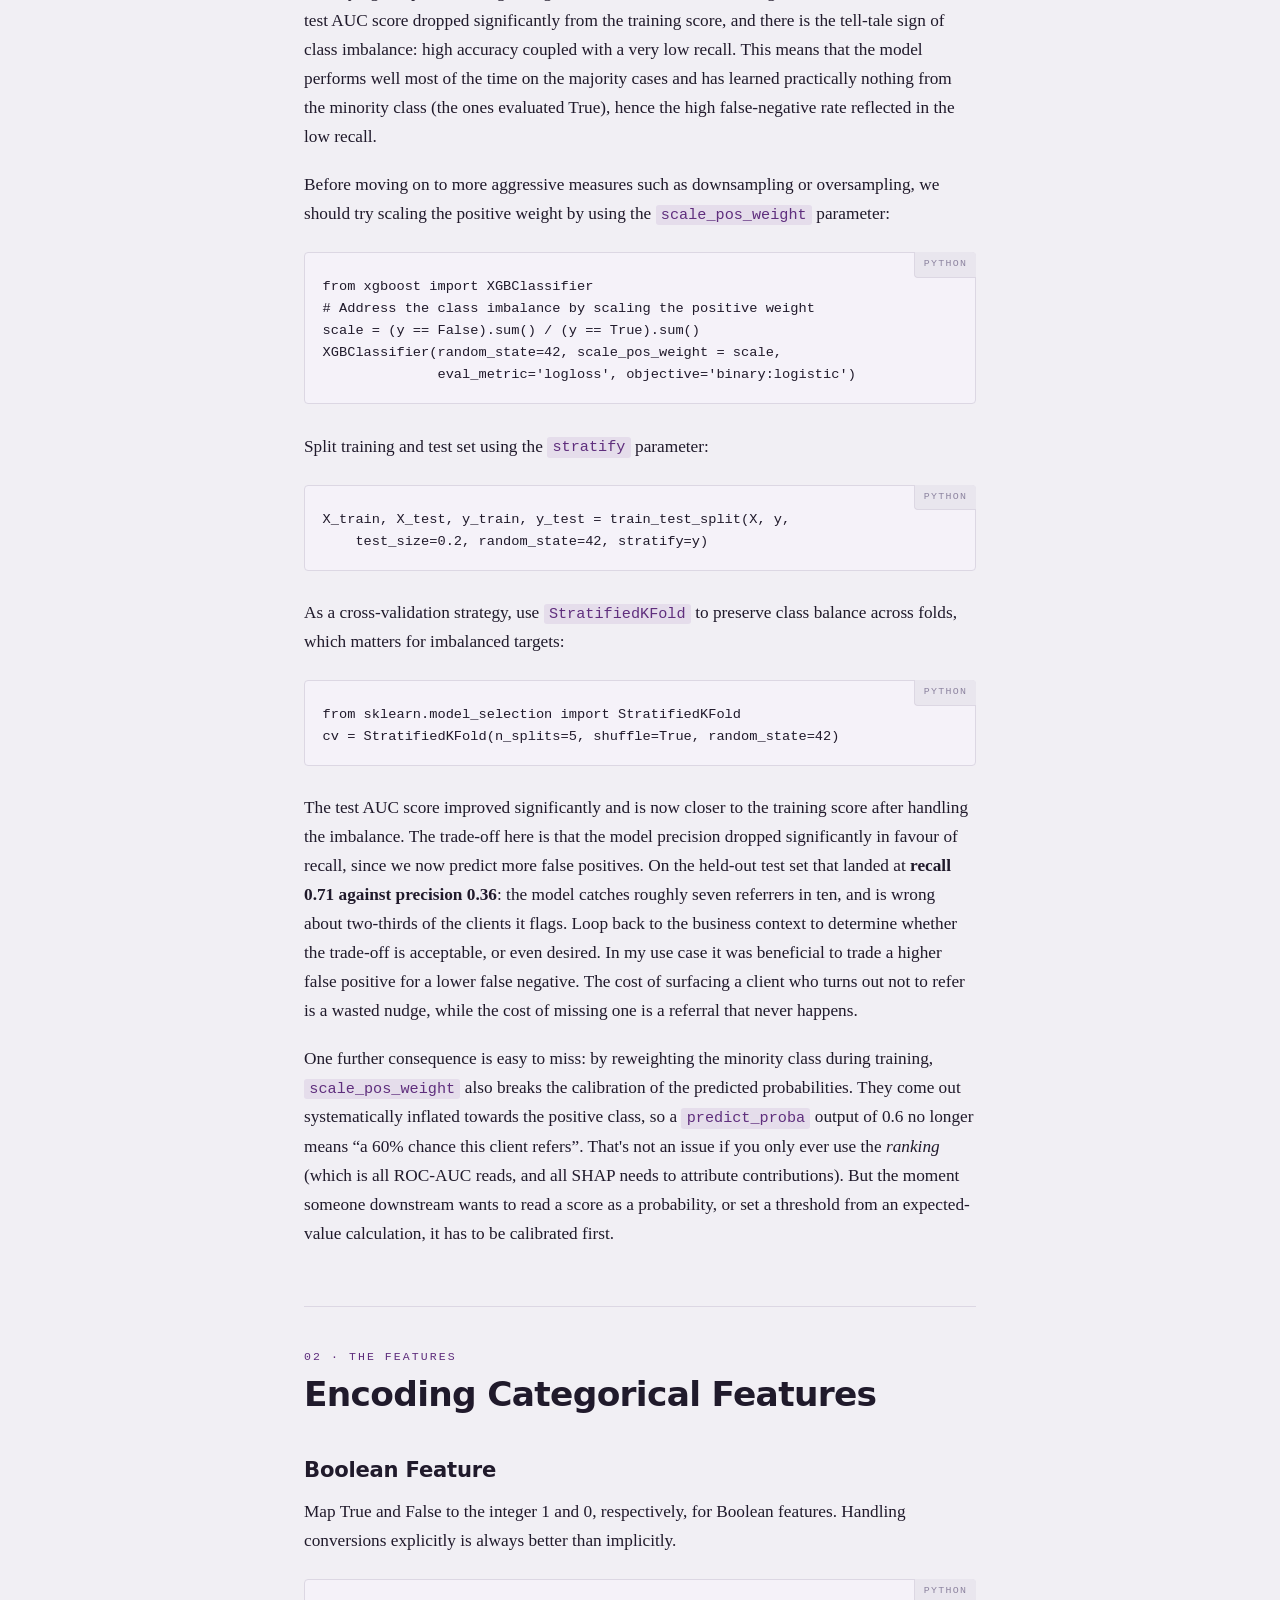
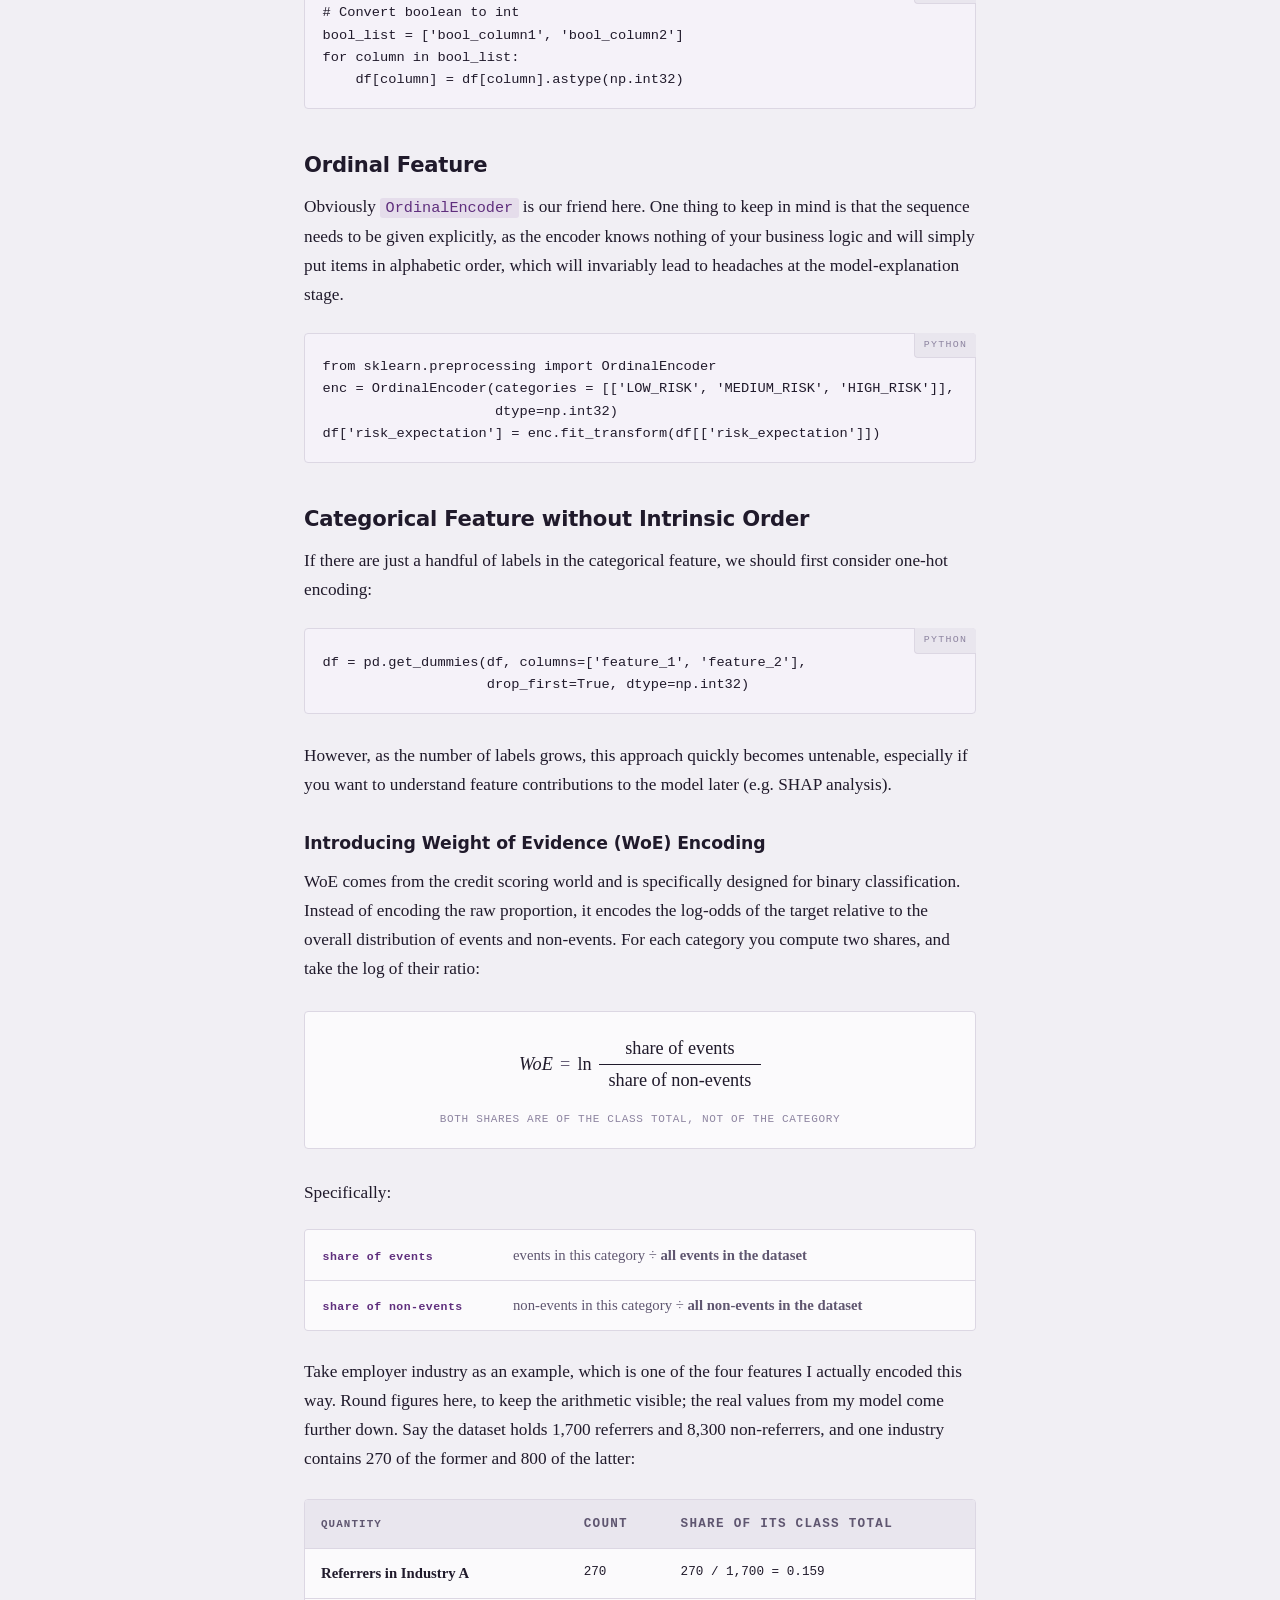
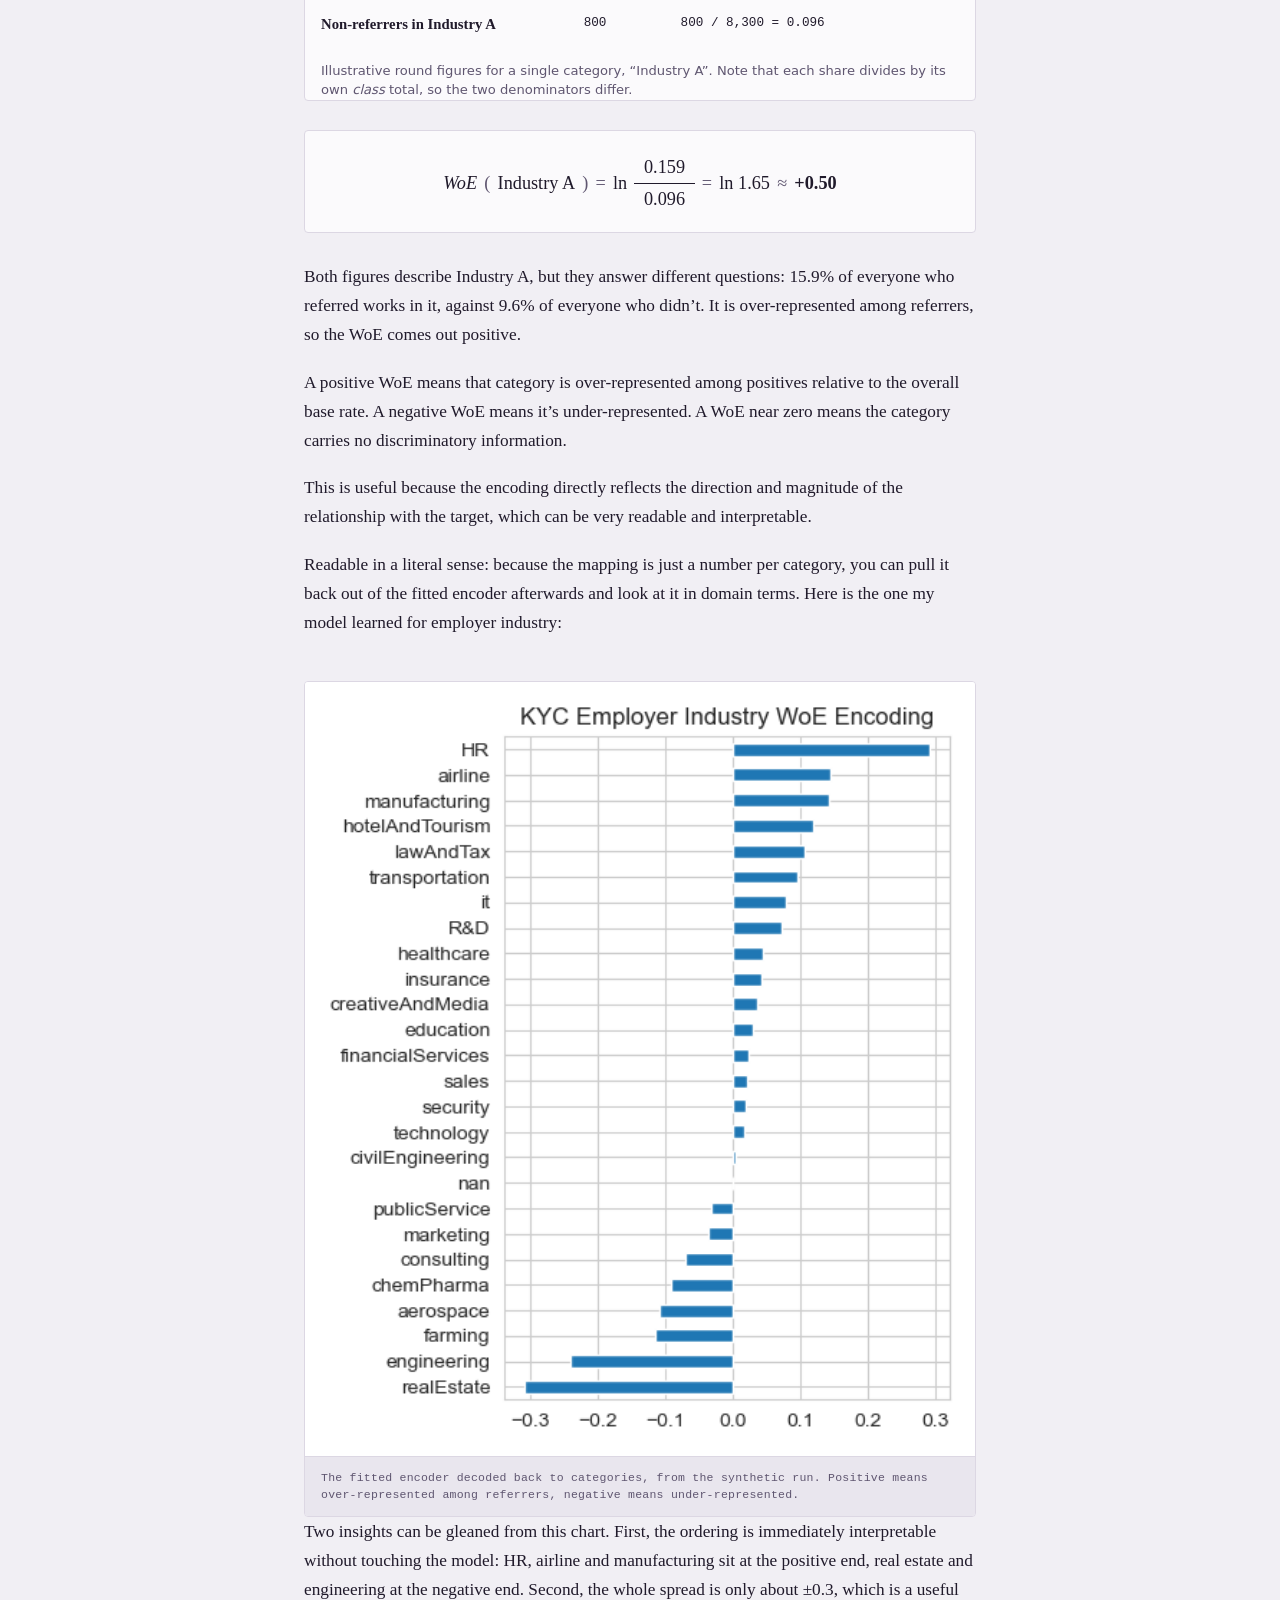
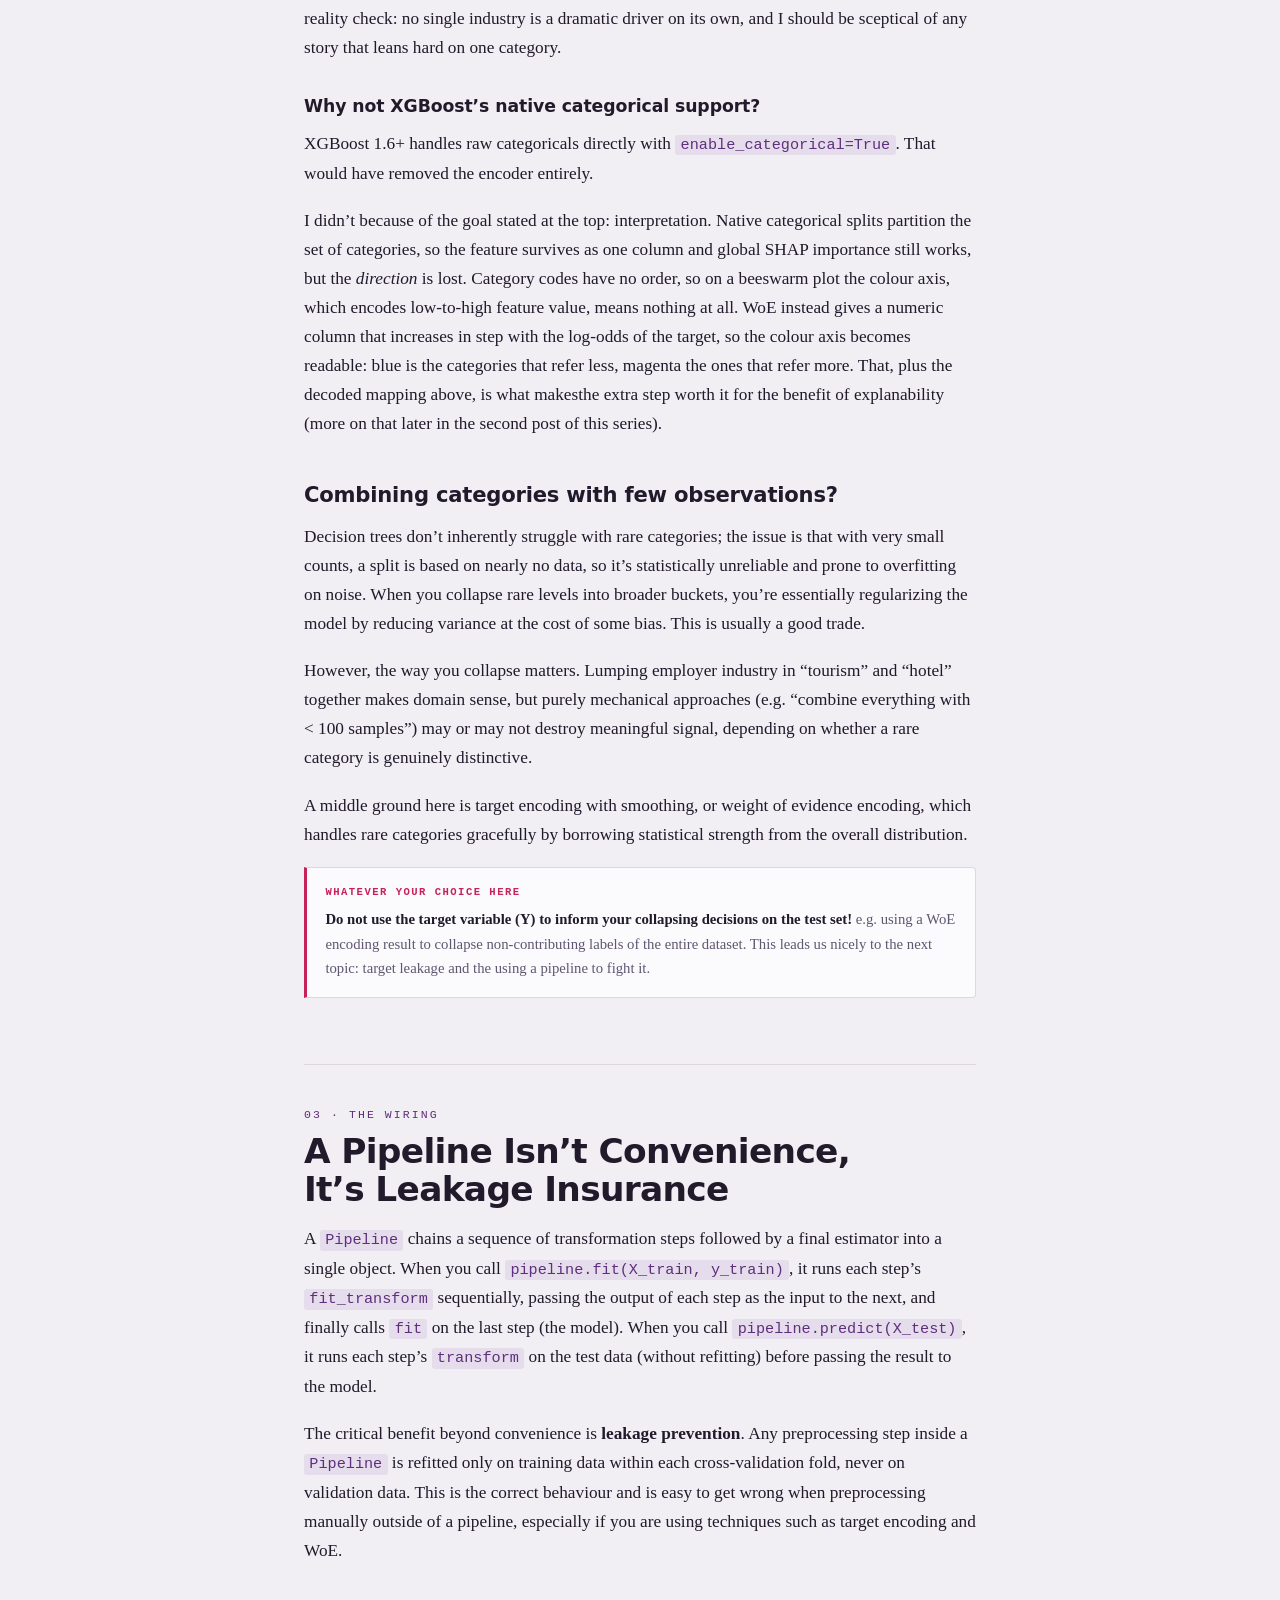
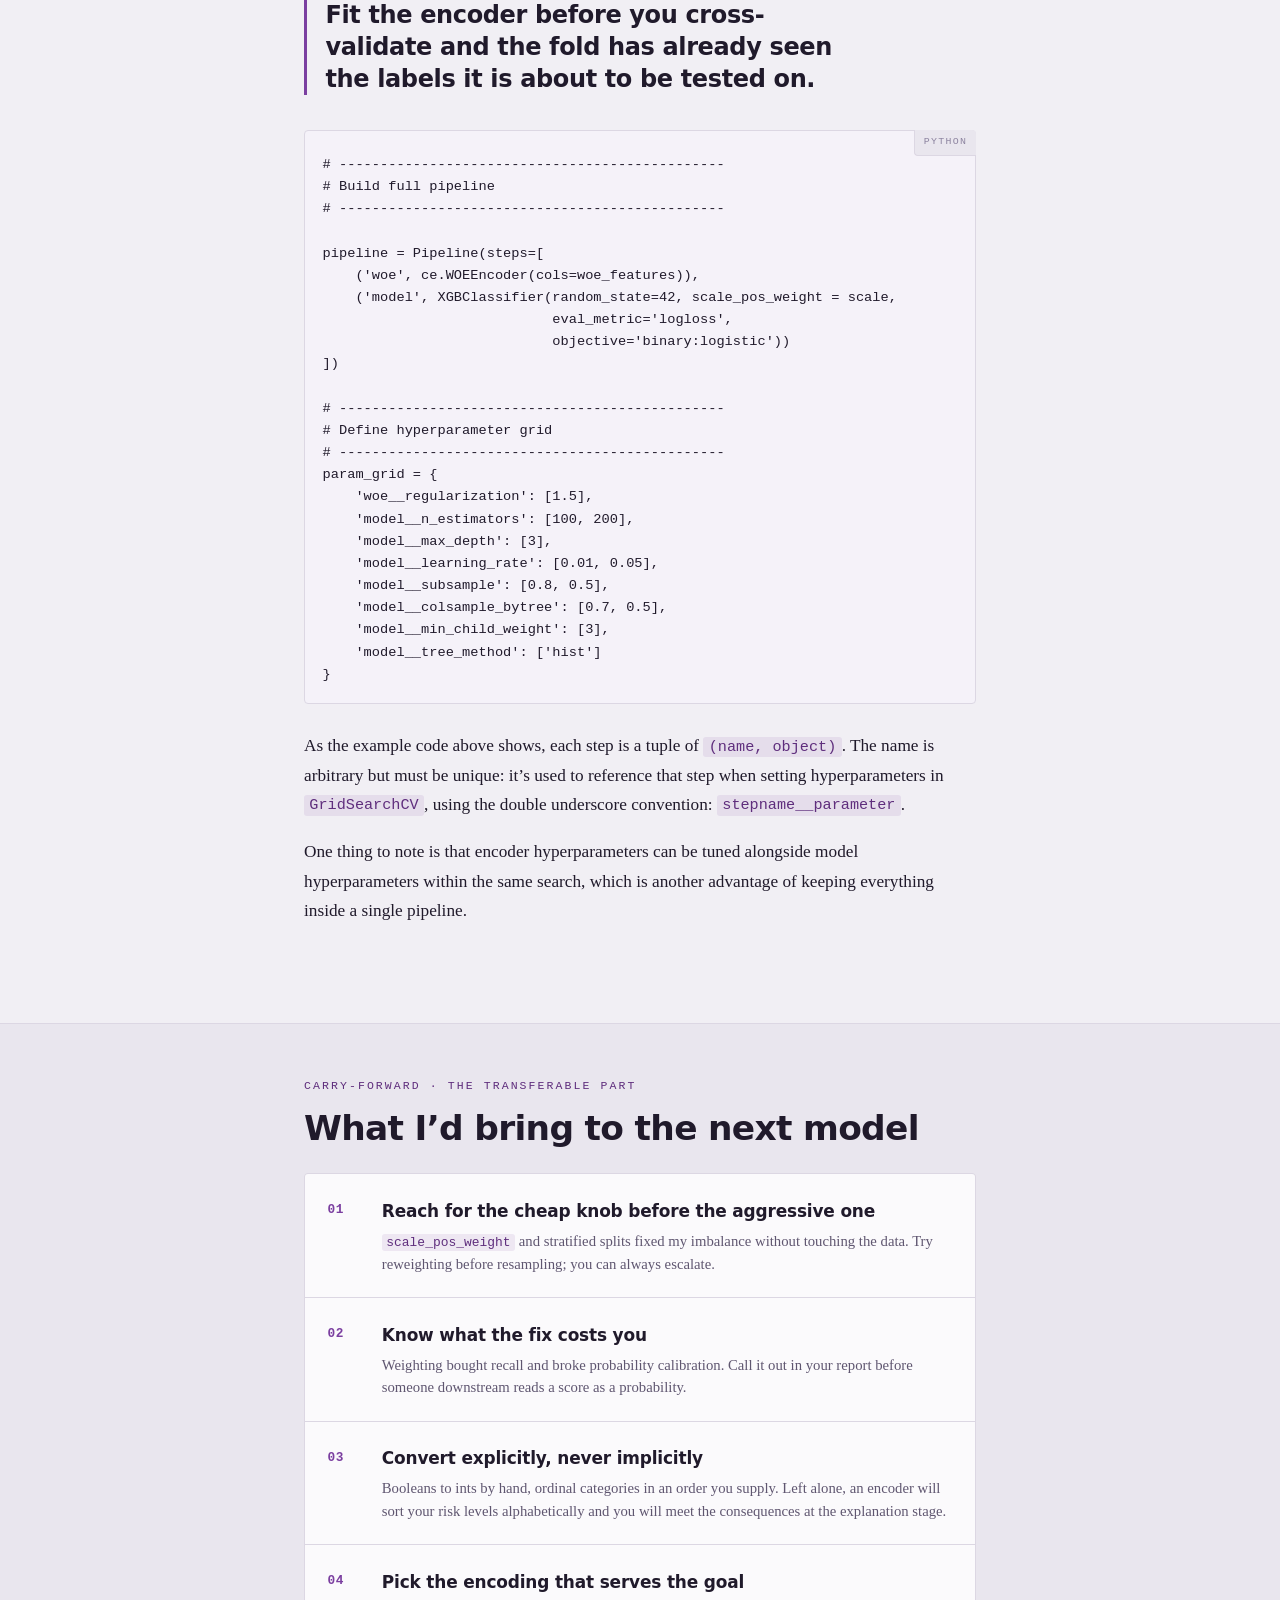
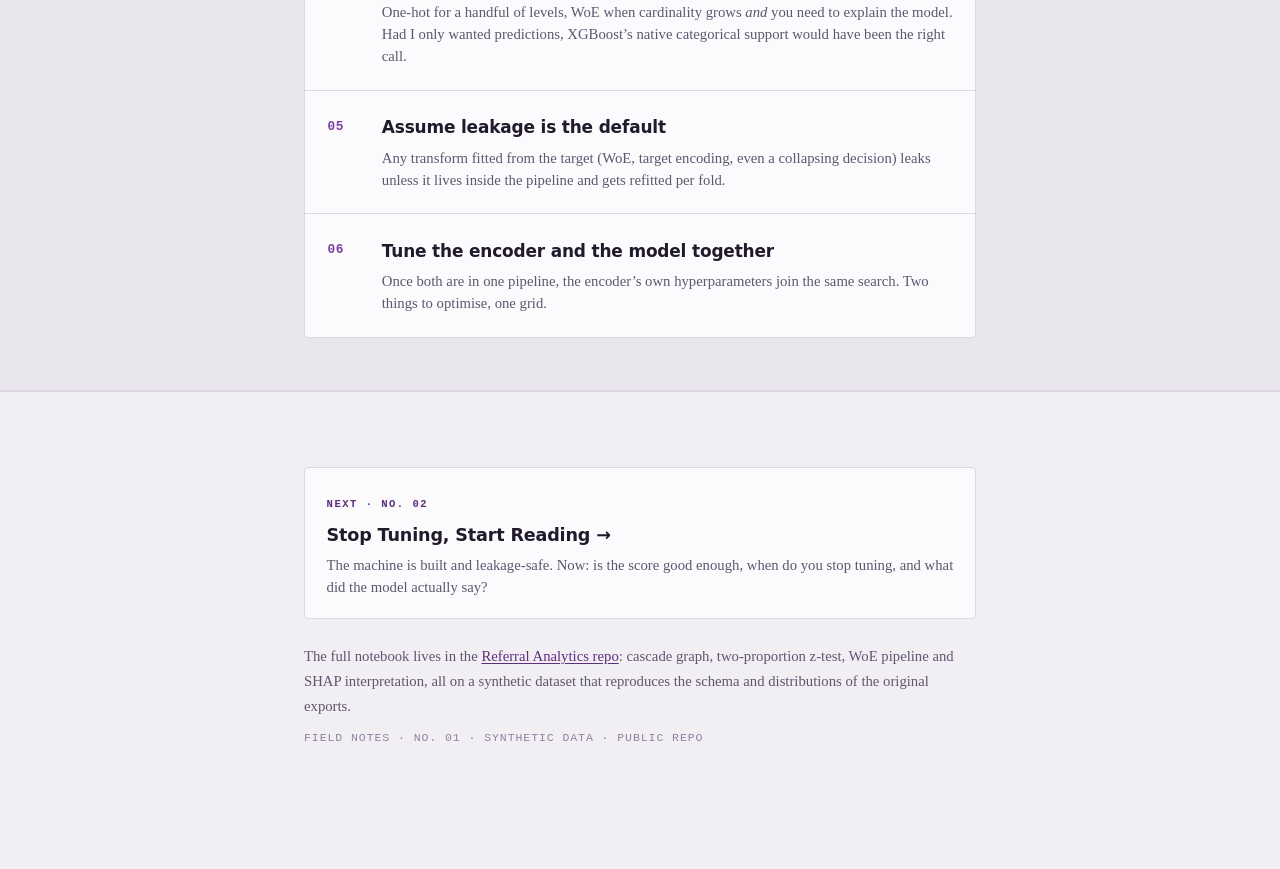
<file: notes/referral-analytics/encoder-first/index.html>
<!doctype html>
<html lang="en">
<head>
<meta charset="utf-8">
<meta name="viewport" content="width=device-width, initial-scale=1">
<meta name="description" content="Field note No. 01: getting real data into an XGBoost model without fooling yourself: class imbalance, Weight-of-Evidence encoding for high-cardinality categoricals, and the target leakage a scikit-learn Pipeline exists to prevent.">
<meta name="author" content="Yingzhi Vilimelis Aceituno">
<meta name="color-scheme" content="light dark">
<meta property="og:type" content="article">
<meta property="og:title" content="Leakage Hides in the Encoder">
<meta property="og:description" content="Field note No. 01: class imbalance, Weight-of-Evidence encoding, and the target leakage a Pipeline exists to prevent.">
<meta property="og:url" content="https://yingzhiva.github.io/notes/referral-analytics/encoder-first/">
<meta property="og:image" content="https://yingzhiva.github.io/notes/referral-analytics/encoder-first/leakage-card.png">
<meta property="og:image:width" content="1200">
<meta property="og:image:height" content="630">
<meta property="og:image:alt" content="Two rows of five cross-validation blocks. Above, a single Weight-of-Evidence encoder is fitted across all five, including the block held out for validation. Below, the encoder is refitted inside each fold on the training blocks only.">
<meta name="twitter:card" content="summary_large_image">
<meta name="twitter:image" content="https://yingzhiva.github.io/notes/referral-analytics/encoder-first/leakage-card.png">
<link rel="icon" href="data:image/svg+xml,<svg xmlns='http://www.w3.org/2000/svg' viewBox='0 0 100 100'><rect width='100' height='100' rx='22' fill='%237b3fa0'/><text x='50' y='73' font-size='58' font-family='Georgia,serif' fill='white' text-anchor='middle'>◈</text></svg>">
<style>html{-webkit-text-size-adjust:100%}img,canvas,svg{max-width:100%}</style>
<title>Leakage Hides in the Encoder</title>

<style>
  :root {
    --ground: #f1eff4;
    --surface: #fbfafc;
    --surface-2: #e9e6ee;
    --code-bg: #f5f2f9;
    --ink: #201a2b;
    --muted: #5f5670;
    --faint: #8d84a0;
    --hairline: #dcd7e3;
    --accent: #7b3fa0;      /* the purple midpoint of the SHAP colormap */
    --accent-ink: #5f2e7d;
    --low: #1a6fc4;         /* SHAP blue: low feature value */
    --high: #c62258;        /* SHAP magenta: high feature value */
    --low-wash: rgba(26,111,196,.12);
    --high-wash: rgba(198,34,88,.11);

    --serif: "Charter", "Bitstream Charter", "Iowan Old Style", "Palatino Linotype", Georgia, ui-serif, serif;
    --sans: -apple-system, BlinkMacSystemFont, "Segoe UI", system-ui, "Helvetica Neue", Arial, sans-serif;
    --mono: ui-monospace, "SF Mono", "Cascadia Code", "JetBrains Mono", Menlo, Consolas, monospace;

    --fs-eyebrow: .72rem;
    --fs-body: 1.08rem;
    --fs-small: .92rem;
    --fs-code: .855rem;
    --fs-h4: 1.08rem;
    --fs-h3: 1.32rem;
    --fs-h2: clamp(1.55rem, 1.15rem + 1.7vw, 2.15rem);
    --fs-dek: clamp(1.08rem, .95rem + .8vw, 1.35rem);
    --fs-title: clamp(2.4rem, 1.5rem + 4.2vw, 4.1rem);

    /* one measure: hero, prose, figures and code share the same two edges */
    --col: 46rem;
    --wide: var(--col);
    --radius: 4px;
  }

  @media (prefers-color-scheme: dark) {
    :root {
      --ground: #12101a;
      --surface: #1b1826;
      --surface-2: #211d2e;
      --code-bg: #171320;
      --ink: #e3dfea;
      --muted: #9d94ad;
      --faint: #6f6683;
      --hairline: #2f2a3d;
      --accent: #b382d6;
      --accent-ink: #cba6e6;
      --low: #5aa9ea;
      --high: #ef6f96;
      --low-wash: rgba(90,169,234,.13);
      --high-wash: rgba(239,111,150,.13);
    }
  }
  :root[data-theme="light"] {
    --ground: #f1eff4; --surface: #fbfafc; --surface-2: #e9e6ee; --code-bg: #f5f2f9;
    --ink: #201a2b; --muted: #5f5670; --faint: #8d84a0; --hairline: #dcd7e3;
    --accent: #7b3fa0; --accent-ink: #5f2e7d; --low: #1a6fc4; --high: #c62258;
    --low-wash: rgba(26,111,196,.12); --high-wash: rgba(198,34,88,.11);
  }
  :root[data-theme="dark"] {
    --ground: #12101a; --surface: #1b1826; --surface-2: #211d2e; --code-bg: #171320;
    --ink: #e3dfea; --muted: #9d94ad; --faint: #6f6683; --hairline: #2f2a3d;
    --accent: #b382d6; --accent-ink: #cba6e6; --low: #5aa9ea; --high: #ef6f96;
    --low-wash: rgba(90,169,234,.13); --high-wash: rgba(239,111,150,.13);
  }

  * { box-sizing: border-box; }
  body {
    margin: 0;
    background: var(--ground);
    color: var(--ink);
    font-family: var(--serif);
    font-size: var(--fs-body);
    line-height: 1.68;
    -webkit-font-smoothing: antialiased;
    text-rendering: optimizeLegibility;
  }

  .col { max-width: var(--col); margin-inline: auto; padding-inline: clamp(1.25rem, 5vw, 2rem); }
  .wide { max-width: var(--wide); margin-inline: auto; padding-inline: clamp(1.25rem, 5vw, 2rem); }

  .eyebrow {
    font-family: var(--mono);
    font-size: var(--fs-eyebrow);
    letter-spacing: .22em;
    text-transform: uppercase;
    color: var(--accent-ink);
    font-weight: 600;
  }

  /* ---------- hero ---------- */
  header.hero {
    border-bottom: 1px solid var(--hairline);
    padding-block: clamp(2.5rem, 6vw, 4.5rem) clamp(1.5rem, 4vw, 2.75rem);
    background:
      radial-gradient(120% 80% at 92% -10%, var(--high-wash), transparent 60%),
      radial-gradient(90% 70% at 0% 0%, var(--low-wash), transparent 55%);
  }
  .hero .kicker { display: flex; align-items: center; gap: .8rem; margin-bottom: 1.5rem; }
  .hero .kicker .rule { height: 1px; flex: 1; background: var(--hairline); }
  h1 {
    font-family: var(--sans);
    font-weight: 800;
    font-size: var(--fs-title);
    line-height: 1.03;
    letter-spacing: -.028em;
    margin: 0 0 .7rem;
    text-wrap: balance;
  }
  .dek {
    font-size: var(--fs-dek);
    color: var(--muted);
    line-height: 1.5;
    margin: 0 0 1.9rem;
    max-width: 35rem;
    text-wrap: pretty;
  }
  .meta {
    font-family: var(--mono);
    font-size: .74rem;
    letter-spacing: .1em;
    text-transform: uppercase;
    color: var(--faint);
    display: flex;
    flex-wrap: wrap;
    gap: .5rem 1.1rem;
  }

  /* ---------- figures ---------- */
  figure {
    margin: clamp(1.75rem, 4vw, 2.75rem) 0 0;
    border: 1px solid var(--hairline);
    border-radius: var(--radius);
    background: var(--surface);
    overflow: hidden;
  }
  figure svg { display: block; width: 100%; height: auto; }
  figure figcaption {
    border-top: 1px solid var(--hairline);
    font-family: var(--mono);
    font-size: .72rem;
    letter-spacing: .02em;
    line-height: 1.55;
    color: var(--muted);
    padding: .7rem 1rem;
    background: var(--surface-2);
  }
  figure figcaption a { color: var(--accent-ink); }

  /* the leakage diagram: styled by class so it follows the theme */
  .dg-head { font-family: var(--sans); font-size: 13px; font-weight: 700; fill: var(--ink); }
  .dg-note { font-family: var(--sans); font-size: 11.5px; fill: var(--muted); }
  .dg-block { fill: var(--surface-2); stroke: var(--hairline); }
  .dg-val { fill: var(--low-wash); stroke: var(--low); }
  .dg-val-t { font-family: var(--mono); font-size: 9.5px; letter-spacing: .06em; text-transform: uppercase; fill: var(--low); }
  .dg-bad { stroke: var(--high); fill: none; }
  .dg-bad-t { fill: var(--high); font-family: var(--sans); font-size: 11.5px; font-weight: 600; }
  .dg-ok { stroke: var(--accent); fill: none; }
  .dg-ok-t { fill: var(--accent-ink); font-family: var(--sans); font-size: 11.5px; font-weight: 600; }
  .dg-rule { stroke: var(--hairline); }

  /* the SVG scales with its container, so on a phone the labels shrink with it.
     Bump them back up; each string still clears the 660-unit viewBox at this size. */
  @media (max-width: 34rem) {
    .dg-head { font-size: 16px; }
    .dg-note, .dg-bad-t, .dg-ok-t { font-size: 14px; }
    .dg-val-t { font-size: 12px; }
  }

  /* the WoE screenshot sits on a permanent white plate so it stays legible in dark mode */
  figure.shot .plate { background: #fff; padding: .7rem; }
  figure.shot img { display: block; width: 100%; height: auto; }

  /* ---------- prose ---------- */
  main { padding-block: clamp(2.5rem, 6vw, 4rem); }
  section { padding-block: clamp(1.5rem, 4vw, 2.5rem); }
  .snum {
    font-family: var(--mono);
    font-size: var(--fs-eyebrow);
    letter-spacing: .18em;
    text-transform: uppercase;
    color: var(--accent-ink);
    display: block;
    margin-bottom: .55rem;
  }
  h2 {
    font-family: var(--sans);
    font-weight: 750;
    font-size: var(--fs-h2);
    line-height: 1.1;
    letter-spacing: -.02em;
    margin: 0 0 1rem;
    text-wrap: balance;
  }
  h3 {
    font-family: var(--sans);
    font-weight: 700;
    font-size: var(--fs-h3);
    letter-spacing: -.01em;
    margin: 2.4rem 0 .6rem;
  }
  h4 {
    font-family: var(--sans);
    font-weight: 700;
    font-size: var(--fs-h4);
    letter-spacing: -.005em;
    margin: 1.9rem 0 .5rem;
    color: var(--ink);
  }
  p { margin: 0 0 1.15rem; }
  sup { line-height: 0; }
  .lead { font-size: 1.16rem; color: var(--ink); }
  a { color: var(--accent-ink); text-decoration-thickness: 1px; text-underline-offset: 2px; }
  strong { font-weight: 700; }
  code {
    font-family: var(--mono);
    font-size: .88em;
    color: var(--accent-ink);
    background: color-mix(in srgb, var(--accent) 10%, transparent);
    padding: .08em .35em;
    border-radius: 3px;
    overflow-wrap: break-word;
  }

  .drop::first-letter {
    font-family: var(--sans);
    font-weight: 800;
    font-size: 3.3em;
    line-height: .82;
    float: left;
    padding: .04em .12em 0 0;
    color: var(--accent);
  }

  blockquote {
    margin: 2.2rem 0;
    padding-left: 1.15rem;
    border-left: 3px solid var(--accent);
    font-family: var(--sans);
    font-weight: 600;
    font-size: clamp(1.2rem, 1.02rem + .9vw, 1.5rem);
    line-height: 1.32;
    letter-spacing: -.015em;
    color: var(--ink);
    text-wrap: balance;
  }

  /* ---------- callouts ---------- */
  .callout {
    margin: 0 0 1.6rem;
    padding: 1rem 1.15rem;
    background: var(--surface);
    border: 1px solid var(--hairline);
    border-left: 3px solid var(--accent);
    border-radius: 0 var(--radius) var(--radius) 0;
    font-size: var(--fs-small);
    color: var(--muted);
  }
  .callout p { margin: 0; }
  .callout .tag {
    display: block;
    font-family: var(--mono);
    font-size: .66rem;
    letter-spacing: .14em;
    text-transform: uppercase;
    color: var(--accent-ink);
    margin-bottom: .3rem;
    font-weight: 600;
  }
  .callout.warn { border-left-color: var(--high); }
  .callout.warn .tag { color: var(--high); }
  .callout.warn strong { color: var(--ink); }

  /* ---------- code ---------- */
  .code { position: relative; margin: 1.5rem 0 1.7rem; }
  .code pre {
    margin: 0;
    background: var(--code-bg);
    border: 1px solid var(--hairline);
    border-radius: var(--radius);
    padding: 1.4rem 1.1rem 1.05rem;
    overflow-x: auto;
    font-family: var(--mono);
    font-size: var(--fs-code);
    line-height: 1.62;
    color: var(--ink);
    tab-size: 2;
  }
  .code pre code {
    font-family: inherit; font-size: inherit; color: inherit;
    background: none; padding: 0; border-radius: 0;
    white-space: pre;
  }
  .code .lang {
    position: absolute; top: 0; right: 0;
    font-family: var(--mono); font-size: .62rem; letter-spacing: .13em; text-transform: uppercase;
    color: var(--faint); background: var(--surface-2);
    border-left: 1px solid var(--hairline); border-bottom: 1px solid var(--hairline);
    padding: .24rem .55rem; border-radius: 0 var(--radius) 0 var(--radius);
    pointer-events: none;
  }

  /* ---------- display maths ----------
     Deliberately NOT the code plate: no chip, serif face, centred, real fraction
     bars. These are definitions, not things you can run. */
  .eq {
    margin: 1.8rem 0;
    padding: 1.5rem 1.15rem 1.3rem;
    background: var(--surface);
    border: 1px solid var(--hairline);
    border-radius: var(--radius);
    text-align: center;
    overflow-x: auto;
  }
  .eq-row {
    /* block-level flex, not inline-flex: two inline rows would share a line.
       min-width:max-content keeps a long row from being squeezed, so the
       parent's overflow-x can scroll it instead. */
    display: flex;
    align-items: center;
    justify-content: center;
    min-width: max-content;
    gap: .45rem;
    font-family: var(--serif);
    font-size: 1.14rem;
    line-height: 1.35;
    white-space: nowrap;
  }
  .eq-row + .eq-row { margin-top: 1rem; }
  .eq-var { font-style: italic; }
  .eq-op { color: var(--muted); }
  .frac { display: inline-flex; flex-direction: column; text-align: center; }
  .frac .num { padding: 0 .6rem .2rem; border-bottom: 1.5px solid currentColor; }
  .frac .den { padding: .2rem .6rem 0; }
  .eq-note {
    margin-top: 1.1rem;
    font-family: var(--mono);
    font-size: .69rem;
    letter-spacing: .06em;
    text-transform: uppercase;
    color: var(--faint);
    line-height: 1.5;
  }
  @media (max-width: 30rem) { .eq-row { font-size: 1rem; } }

  /* ---------- definition / key-value lists ---------- */
  .defs { list-style: none; margin: 1.4rem 0 1.6rem; padding: 0; display: grid; gap: 1px; background: var(--hairline); border: 1px solid var(--hairline); border-radius: var(--radius); overflow: hidden; }
  .defs li { background: var(--surface); padding: .85rem 1.1rem; display: grid; grid-template-columns: 11rem 1fr; gap: .2rem .9rem; align-items: baseline; font-size: var(--fs-small); }
  .defs .k { font-family: var(--mono); font-size: .72rem; letter-spacing: .04em; color: var(--accent-ink); font-weight: 600; }
  .defs .v { color: var(--muted); line-height: 1.5; }
  @media (max-width: 34rem) { .defs li { grid-template-columns: 1fr; } .defs .v { grid-column: 1; } }

  /* ---------- tables ---------- */
  .tbl-wrap { overflow-x: auto; border: 1px solid var(--hairline); border-radius: var(--radius); background: var(--surface); margin: 1.6rem 0; }
  table { border-collapse: collapse; width: 100%; font-family: var(--sans); font-size: var(--fs-small); min-width: 26rem; }
  thead th { text-align: left; font-family: var(--mono); font-size: .68rem; letter-spacing: .1em; text-transform: uppercase; color: var(--muted); font-weight: 600; padding: .85rem 1rem; border-bottom: 1px solid var(--hairline); background: var(--surface-2); }
  tbody td { padding: .9rem 1rem; border-bottom: 1px solid var(--hairline); vertical-align: top; line-height: 1.4; overflow-wrap: break-word; }
  tbody tr:last-child td { border-bottom: 0; }
  tbody td:first-child { font-weight: 650; color: var(--ink); font-family: var(--serif); }
  td.num, th.num { font-family: var(--mono); font-size: .86em; white-space: nowrap; }
  caption { caption-side: bottom; text-align: left; font-size: .82rem; color: var(--muted); padding: .75rem 1rem 0; font-family: var(--sans); line-height: 1.5; }

  /* narrow screens: stack each row into a labelled block instead of scrolling sideways */
  @media (max-width: 34rem) {
    .tbl-wrap { overflow-x: visible; }
    tbody, tr, td, caption { display: block; }
    table { min-width: 0; display: flex; flex-direction: column; }
    tbody { order: 1; }
    caption { order: 2; }
    thead { display: none; }
    tbody tr { border-bottom: 1px solid var(--hairline); padding: .55rem 0; }
    tbody tr:last-child { border-bottom: 0; }
    tbody td { border-bottom: 0; padding: .45rem 1.1rem; }
    tbody td::before { content: attr(data-label); display: block; font-family: var(--mono); font-size: .62rem; letter-spacing: .1em; text-transform: uppercase; color: var(--faint); margin-bottom: .15rem; }
  }

  /* ---------- carry-forward ---------- */
  .band { background: var(--surface-2); border-block: 1px solid var(--hairline); padding-block: clamp(2rem, 5vw, 3.25rem); margin-top: clamp(1.5rem, 4vw, 2.5rem); }
  .takes { list-style: none; margin: 0; padding: 0; display: grid; gap: 1px; background: var(--hairline); border: 1px solid var(--hairline); border-radius: var(--radius); overflow: hidden; counter-reset: t; }
  .takes li { background: var(--surface); padding: 1.3rem 1.4rem 1.4rem; display: grid; grid-template-columns: 2.4rem 1fr; gap: .4rem 1rem; align-items: start; counter-increment: t; }
  .takes li::before { content: counter(t, decimal-leading-zero); font-family: var(--mono); font-size: .8rem; font-weight: 600; color: var(--accent); padding-top: .28rem; letter-spacing: .05em; }
  .takes h4 { font-family: var(--sans); font-size: 1.06rem; font-weight: 700; letter-spacing: -.01em; margin: .12rem 0 .3rem; color: var(--ink); }
  .takes p { font-size: var(--fs-small); color: var(--muted); margin: 0; line-height: 1.5; }
  .takes .body { grid-column: 2; }

  /* ---------- next / footer ---------- */
  .nextup { display: block; margin: 2.2rem 0 0; padding: 1.2rem 1.35rem; background: var(--surface); border: 1px solid var(--hairline); border-radius: var(--radius); text-decoration: none; color: inherit; transition: background .15s; }
  .nextup:hover { background: var(--surface-2); }
  .nextup .lbl { font-family: var(--mono); font-size: .66rem; letter-spacing: .14em; text-transform: uppercase; color: var(--accent-ink); font-weight: 600; }
  .nextup .ttl { display: block; font-family: var(--sans); font-size: 1.1rem; font-weight: 700; letter-spacing: -.01em; margin-top: .3rem; color: var(--ink); }
  .nextup .sub { display: block; font-size: var(--fs-small); color: var(--muted); margin-top: .25rem; line-height: 1.5; }

  footer { border-top: 1px solid var(--hairline); padding-block: 2.5rem 3.5rem; color: var(--muted); }
  footer p { font-size: var(--fs-small); margin: 0 0 .6rem; }
  footer .sig { font-family: var(--mono); font-size: .72rem; letter-spacing: .08em; text-transform: uppercase; color: var(--faint); }

  hr.tick { border: 0; height: 1px; background: var(--hairline); margin: 0; }

  @media (prefers-reduced-motion: reduce) { * { animation: none !important; transition: none !important; } }
  :focus-visible { outline: 2px solid var(--accent); outline-offset: 3px; border-radius: 2px; }
</style>
<script src="../../../assets/site.js"></script>
</head>
<body>
<div style="border-bottom:1px solid var(--hairline);"><div style="max-width:var(--wide,58rem);margin-inline:auto;padding:.7rem clamp(1.25rem,5vw,2rem);font-family:var(--mono);font-size:.72rem;letter-spacing:.12em;text-transform:uppercase;display:flex;justify-content:space-between;gap:1rem;"><a href="../" style="color:var(--muted);text-decoration:none;">&larr; The collection</a><a href="../../../" style="color:var(--muted);text-decoration:none;">yingzhiva.github.io</a></div></div>

<header class="hero">
  <div class="wide">
    <div class="kicker">
      <span class="eyebrow">Field Notes &middot; No. 01 &middot; Modelling</span>
      <span class="rule"></span>
    </div>
    <h1>Leakage Hides in the Encoder</h1>
    <p class="dek">Getting real data into an XGBoost model: on an imbalanced target, the choices of encoding categorical features, and the importance of using a pipeline.</p>
    <div class="meta">
      <span>Field note</span>
      <span>&middot;</span>
      <span>~9 min read</span>
      <span>&middot;</span>
      <span>Python, XGBoost</span>
      <span>&middot;</span>
      <span>Synthetic data</span>
    </div>

    <figure aria-label="Diagram contrasting two orders of operation. Above: a dataset split into five cross-validation blocks with a single Weight-of-Evidence encoder fitted across all five, including the block held out for validation, so that block's own labels reach its own features. Below: the encoder refitted inside each fold on the four training blocks only, leaving the validation block untouched.">
      <svg viewBox="0 0 660 278" aria-hidden="true" focusable="false">
        <!-- ============ top: leaky ============ -->
        <text class="dg-head" x="24" y="30">Encode first, then cross-validate</text>

        <g>
          <rect class="dg-block" x="24" y="58" width="121" height="34" rx="2"/>
          <rect class="dg-block" x="149" y="58" width="121" height="34" rx="2"/>
          <rect class="dg-val"   x="274" y="58" width="121" height="34" rx="2"/>
          <rect class="dg-block" x="399" y="58" width="121" height="34" rx="2"/>
          <rect class="dg-block" x="524" y="58" width="112" height="34" rx="2"/>
          <text class="dg-val-t" x="334" y="79" text-anchor="middle">validate</text>
        </g>

        <!-- brace under the whole dataset -->
        <path class="dg-bad" d="M24 100 v8 H636 v-8" stroke-width="1.6"/>
        <path class="dg-bad" d="M330 108 v8 M325 113 l5 6 l5 -6" stroke-width="1.6"/>
        <text class="dg-bad-t" x="330" y="136" text-anchor="middle">WoE encoder fitted once, on all five blocks</text>
        <text class="dg-note" x="330" y="153" text-anchor="middle">The held-out block&rsquo;s own labels are baked into its own features.</text>

        <line class="dg-rule" x1="24" y1="175" x2="636" y2="175" stroke-width="1"/>

        <!-- ============ bottom: safe ============ -->
        <text class="dg-head" x="24" y="203">Encode inside the pipeline, per fold</text>

        <g>
          <rect class="dg-block" x="24" y="215" width="121" height="34" rx="2"/>
          <rect class="dg-block" x="149" y="215" width="121" height="34" rx="2"/>
          <rect class="dg-val"   x="274" y="215" width="121" height="34" rx="2"/>
          <rect class="dg-block" x="399" y="215" width="121" height="34" rx="2"/>
          <rect class="dg-block" x="524" y="215" width="112" height="34" rx="2"/>
          <text class="dg-val-t" x="334" y="236" text-anchor="middle">validate</text>
        </g>

        <!-- two braces, skipping the validation block -->
        <path class="dg-ok" d="M24 257 v7 H270 v-7" stroke-width="1.6"/>
        <path class="dg-ok" d="M399 257 v7 H636 v-7" stroke-width="1.6"/>
        <text class="dg-ok-t" x="147" y="274" text-anchor="middle">refitted on train only</text>
        <text class="dg-ok-t" x="517" y="274" text-anchor="middle">refitted on train only</text>
      </svg>
      <figcaption>Weight-of-Evidence encoding is computed <em>from the target</em>. Fit it before you cross-validate and every score in the notebook is quietly inflated.</figcaption>
    </figure>
  </div>
</header>

<main>
  <div class="col">

    <section>
      <div class="callout">
        <span class="tag">Scope</span>
        <p>Note that the primary goal of the model is not to make predictions (although it certainly could) but to learn about feature importance, i.e. the interpretation. That choice drives nearly every decision below.</p>
      </div>
      <p class="lead drop">There is a lot of ground to cover from earning an online (however advanced) data science certificate to building your first model for a real use case. The use case here was a customer referral programme at a digital wealth manager, and the question was <em>who refers</em>: which client characteristics predict whether someone brings in another client. This note covers the three major learnings that helped me eventually obtain a performant and explainable model: class balancing, encoding different categorical features, and adopting leakage-proof pipeline.</p>
    </section>

    <hr class="tick" />

    <section>
      <span class="snum">01 &middot; The target</span>
      <h2>Class Imbalance</h2>
      <p>The False vs. True counts of the binary target variable is about 83:17 in the data. This is not hopeless but needs to be addressed. In my first run I did not do so, because I thought the underlying sample size is big enough and the minor class is still large in absolute terms. Then the test AUC score dropped significantly from the training score, and there is the tell-tale sign of class imbalance: high accuracy coupled with a very low recall. This means that the model performs well most of the time on the majority cases and has learned practically nothing from the minority class (the ones evaluated True), hence the high false-negative rate reflected in the low recall.</p>
      <p>Before moving on to more aggressive measures such as downsampling or oversampling, we should try scaling the positive weight by using the <code>scale_pos_weight</code> parameter:</p>

      <div class="code"><span class="lang">python</span><pre><code>from xgboost import XGBClassifier
# Address the class imbalance by scaling the positive weight
scale = (y == False).sum() / (y == True).sum()
XGBClassifier(random_state=42, scale_pos_weight = scale,
              eval_metric='logloss', objective='binary:logistic')</code></pre></div>

      <p>Split training and test set using the <code>stratify</code> parameter:</p>

      <div class="code"><span class="lang">python</span><pre><code>X_train, X_test, y_train, y_test = train_test_split(X, y,
    test_size=0.2, random_state=42, stratify=y)</code></pre></div>

      <p>As a cross-validation strategy, use <code>StratifiedKFold</code> to preserve class balance across folds, which matters for imbalanced targets:</p>

      <div class="code"><span class="lang">python</span><pre><code>from sklearn.model_selection import StratifiedKFold
cv = StratifiedKFold(n_splits=5, shuffle=True, random_state=42)</code></pre></div>

      <p>The test AUC score improved significantly and is now closer to the training score after handling the imbalance. The trade-off here is that the model precision dropped significantly in favour of recall, since we now predict more false positives. On the held-out test set that landed at <strong>recall 0.71 against precision 0.36</strong>: the model catches roughly seven referrers in ten, and is wrong about two-thirds of the clients it flags. Loop back to the business context to determine whether the trade-off is acceptable, or even desired. In my use case it was beneficial to trade a higher false positive for a lower false negative. The cost of surfacing a client who turns out not to refer is a wasted nudge, while the cost of missing one is a referral that never happens.</p>
      <p>One further consequence is easy to miss: by reweighting the minority class during training, <code>scale_pos_weight</code> also breaks the calibration of the predicted probabilities. They come out systematically inflated towards the positive class, so a <code>predict_proba</code> output of 0.6 no longer means &ldquo;a 60% chance this client refers&rdquo;. That's not an issue if you only ever use the <em>ranking</em> (which is all ROC-AUC reads, and all SHAP needs to attribute contributions). But the moment someone downstream wants to read a score as a probability, or set a threshold from an expected-value calculation, it has to be calibrated first.</p>
    </section>

    <hr class="tick" />

    <section>
      <span class="snum">02 &middot; The features</span>
      <h2>Encoding Categorical Features</h2>

      <h3>Boolean Feature</h3>
      <p>Map True and False to the integer 1 and 0, respectively, for Boolean features. Handling conversions explicitly is always better than implicitly.</p>

      <div class="code"><span class="lang">python</span><pre><code># Convert boolean to int
bool_list = ['bool_column1', 'bool_column2']
for column in bool_list:
    df[column] = df[column].astype(np.int32)</code></pre></div>

      <h3>Ordinal Feature</h3>
      <p>Obviously <code>OrdinalEncoder</code> is our friend here. One thing to keep in mind is that the sequence needs to be given explicitly, as the encoder knows nothing of your business logic and will simply put items in alphabetic order, which will invariably lead to headaches at the model-explanation stage.</p>

      <div class="code"><span class="lang">python</span><pre><code>from sklearn.preprocessing import OrdinalEncoder
enc = OrdinalEncoder(categories = [['LOW_RISK', 'MEDIUM_RISK', 'HIGH_RISK']],
                     dtype=np.int32)
df['risk_expectation'] = enc.fit_transform(df[['risk_expectation']])</code></pre></div>

      <h3>Categorical Feature without Intrinsic Order</h3>
      <p>If there are just a handful of labels in the categorical feature, we should first consider one-hot encoding:</p>

      <div class="code"><span class="lang">python</span><pre><code>df = pd.get_dummies(df, columns=['feature_1', 'feature_2'],
                    drop_first=True, dtype=np.int32)</code></pre></div>

      <p>However, as the number of labels grows, this approach quickly becomes untenable, especially if you want to understand feature contributions to the model later (e.g. SHAP analysis).</p>

      <h4>Introducing Weight of Evidence (WoE) Encoding</h4>
      <p>WoE comes from the credit scoring world and is specifically designed for binary classification. Instead of encoding the raw proportion, it encodes the log-odds of the target relative to the overall distribution of events and non-events. For each category you compute two shares, and take the log of their ratio:</p>

      <div class="eq">
        <div class="eq-row">
          <span class="eq-var">WoE</span>
          <span class="eq-op">=</span>
          <span>ln</span>
          <span class="frac">
            <span class="num">share of events</span>
            <span class="den">share of non-events</span>
          </span>
        </div>
        <div class="eq-note">Both shares are of the class total, not of the category</div>
      </div>

      <p>Specifically:</p>

      <ul class="defs">
        <li><span class="k">share of events</span><span class="v">events in this category &divide; <strong>all events in the dataset</strong></span></li>
        <li><span class="k">share of non-events</span><span class="v">non-events in this category &divide; <strong>all non-events in the dataset</strong></span></li>
      </ul>

      <p>Take employer industry as an example, which is one of the four features I actually encoded this way. Round figures here, to keep the arithmetic visible; the real values from my model come further down. Say the dataset holds 1,700 referrers and 8,300 non-referrers, and one industry contains 270 of the former and 800 of the latter:</p>

      <div class="tbl-wrap" role="region" aria-label="Worked Weight-of-Evidence calculation for one illustrative industry">
        <table>
          <caption>Illustrative round figures for a single category, &ldquo;Industry A&rdquo;. Note that each share divides by its own <em>class</em> total, so the two denominators differ.</caption>
          <thead>
            <tr><th scope="col">Quantity</th><th scope="col" class="num">Count</th><th scope="col" class="num">Share of its class total</th></tr>
          </thead>
          <tbody>
            <tr><td data-label="Quantity">Referrers in Industry A</td><td class="num" data-label="Count">270</td><td class="num" data-label="Share of its class total">270 / 1,700 = 0.159</td></tr>
            <tr><td data-label="Quantity">Non-referrers in Industry A</td><td class="num" data-label="Count">800</td><td class="num" data-label="Share of its class total">800 / 8,300 = 0.096</td></tr>
          </tbody>
        </table>
      </div>

      <div class="eq">
        <div class="eq-row">
          <span class="eq-var">WoE</span><span class="eq-op">(</span>Industry A<span class="eq-op">)</span>
          <span class="eq-op">=</span>
          <span>ln</span>
          <span class="frac">
            <span class="num">0.159</span>
            <span class="den">0.096</span>
          </span>
          <span class="eq-op">=</span>
          <span>ln 1.65</span>
          <span class="eq-op">&asymp;</span>
          <span><strong>+0.50</strong></span>
        </div>
      </div>

      <p>Both figures describe Industry A, but they answer different questions: 15.9% of everyone who referred works in it, against 9.6% of everyone who didn&rsquo;t. It is over-represented among referrers, so the WoE comes out positive.</p>
      <p>A positive WoE means that category is over-represented among positives relative to the overall base rate. A negative WoE means it&rsquo;s under-represented. A WoE near zero means the category carries no discriminatory information.</p>
      <p>This is useful because the encoding directly reflects the direction and magnitude of the relationship with the target, which can be very readable and interpretable.</p>
      <p>Readable in a literal sense: because the mapping is just a number per category, you can pull it back out of the fitted encoder afterwards and look at it in domain terms. Here is the one my model learned for employer industry:</p>

      <figure class="shot">
        <div class="plate">
          <img src="woe-employer-industry.png" width="470" height="600" alt="Horizontal bar chart titled KYC Employer Industry WoE Encoding, with 26 industry categories ranked by Weight-of-Evidence value on an axis running from about minus 0.3 to plus 0.3. HR sits highest at roughly plus 0.29, followed by airline, manufacturing, hotelAndTourism, lawAndTax and transportation. The middle of the ranking clusters near zero. Below zero, publicService, marketing, consulting, chemPharma, aerospace and farming trend negative, with engineering and realEstate lowest at roughly minus 0.24 and minus 0.30.">
        </div>
        <figcaption>The fitted encoder decoded back to categories, from the synthetic run. Positive means over-represented among referrers, negative means under-represented.</figcaption>
      </figure>

      <p>Two insights can be gleaned from this chart. First, the ordering is immediately interpretable without touching the model: HR, airline and manufacturing sit at the positive end, real estate and engineering at the negative end. Second, the whole spread is only about &plusmn;0.3, which is a useful reality check: no single industry is a dramatic driver on its own, and I should be sceptical of any story that leans hard on one category.</p>

      <h4>Why not XGBoost&rsquo;s native categorical support?</h4>
      <p>XGBoost 1.6+ handles raw categoricals directly with <code>enable_categorical=True</code>. That would have removed the encoder entirely.</p>
      <p>I didn&rsquo;t because of the goal stated at the top: interpretation. Native categorical splits partition the set of categories, so the feature survives as one column and global SHAP importance still works, but the <em>direction</em> is lost. Category codes have no order, so on a beeswarm plot the colour axis, which encodes low-to-high feature value, means nothing at all. WoE instead gives a numeric column that increases in step with the log-odds of the target, so the colour axis becomes readable: blue is the categories that refer less, magenta the ones that refer more. That, plus the decoded mapping above, is what makesthe extra step worth it for the benefit of explanability (more on that later in the second post of this series).</p>

      <h3>Combining categories with few observations?</h3>
      <p>Decision trees don&rsquo;t inherently struggle with rare categories; the issue is that with very small counts, a split is based on nearly no data, so it&rsquo;s statistically unreliable and prone to overfitting on noise. When you collapse rare levels into broader buckets, you&rsquo;re essentially regularizing the model by reducing variance at the cost of some bias. This is usually a good trade.</p>
      <p>However, the way you collapse matters. Lumping employer industry in &ldquo;tourism&rdquo; and &ldquo;hotel&rdquo; together makes domain sense, but purely mechanical approaches (e.g. &ldquo;combine everything with &lt; 100 samples&rdquo;) may or may not destroy meaningful signal, depending on whether a rare category is genuinely distinctive.</p>
      <p>A middle ground here is target encoding with smoothing, or weight of evidence encoding, which handles rare categories gracefully by borrowing statistical strength from the overall distribution.</p>

      <div class="callout warn">
        <span class="tag">Whatever your choice here</span>
        <p><strong>Do not use the target variable (Y) to inform your collapsing decisions on the test set!</strong> e.g. using a WoE encoding result to collapse non-contributing labels of the entire dataset. This leads us nicely to the next topic: target leakage and the using a pipeline to fight it.</p>
      </div>
    </section>

    <hr class="tick" />

    <section>
      <span class="snum">03 &middot; The wiring</span>
      <h2>A Pipeline Isn&rsquo;t Convenience, It&rsquo;s Leakage Insurance</h2>
      <p>A <code>Pipeline</code> chains a sequence of transformation steps followed by a final estimator into a single object. When you call <code>pipeline.fit(X_train, y_train)</code>, it runs each step&rsquo;s <code>fit_transform</code> sequentially, passing the output of each step as the input to the next, and finally calls <code>fit</code> on the last step (the model). When you call <code>pipeline.predict(X_test)</code>, it runs each step&rsquo;s <code>transform</code> on the test data (without refitting) before passing the result to the model.</p>
      <p>The critical benefit beyond convenience is <strong>leakage prevention</strong>. Any preprocessing step inside a <code>Pipeline</code> is refitted only on training data within each cross-validation fold, never on validation data. This is the correct behaviour and is easy to get wrong when preprocessing manually outside of a pipeline, especially if you are using techniques such as target encoding and WoE.</p>

      <blockquote>Fit the encoder before you cross-validate and the fold has already seen the labels it is about to be tested on.</blockquote>

      <div class="code"><span class="lang">python</span><pre><code># -----------------------------------------------
# Build full pipeline
# -----------------------------------------------

pipeline = Pipeline(steps=[
    ('woe', ce.WOEEncoder(cols=woe_features)),
    ('model', XGBClassifier(random_state=42, scale_pos_weight = scale,
                            eval_metric='logloss',
                            objective='binary:logistic'))
])

# -----------------------------------------------
# Define hyperparameter grid
# -----------------------------------------------
param_grid = {
    'woe__regularization': [1.5],
    'model__n_estimators': [100, 200],
    'model__max_depth': [3],
    'model__learning_rate': [0.01, 0.05],
    'model__subsample': [0.8, 0.5],
    'model__colsample_bytree': [0.7, 0.5],
    'model__min_child_weight': [3],
    'model__tree_method': ['hist']
}</code></pre></div>

      <p>As the example code above shows, each step is a tuple of <code>(name, object)</code>. The name is arbitrary but must be unique: it&rsquo;s used to reference that step when setting hyperparameters in <code>GridSearchCV</code>, using the double underscore convention: <code>stepname__parameter</code>.</p>
      <p>One thing to note is that encoder hyperparameters can be tuned alongside model hyperparameters within the same search, which is another advantage of keeping everything inside a single pipeline.</p>
    </section>

  </div>

  <div class="band">
    <div class="col" style="padding-top:0;padding-bottom:0;">
      <span class="snum" style="margin-bottom:.9rem;">Carry-forward &middot; The transferable part</span>
      <h2 style="margin-bottom:1.6rem;">What I&rsquo;d bring to the next model</h2>
    </div>
    <div class="col">
      <ol class="takes">
        <li><div class="body"><h4>Reach for the cheap knob before the aggressive one</h4><p><code>scale_pos_weight</code> and stratified splits fixed my imbalance without touching the data. Try reweighting before resampling; you can always escalate.</p></div></li>
        <li><div class="body"><h4>Know what the fix costs you</h4><p>Weighting bought recall and broke probability calibration. Call it out in your report before someone downstream reads a score as a probability.</p></div></li>
        <li><div class="body"><h4>Convert explicitly, never implicitly</h4><p>Booleans to ints by hand, ordinal categories in an order you supply. Left alone, an encoder will sort your risk levels alphabetically and you will meet the consequences at the explanation stage.</p></div></li>
        <li><div class="body"><h4>Pick the encoding that serves the goal</h4><p>One-hot for a handful of levels, WoE when cardinality grows <em>and</em> you need to explain the model. Had I only wanted predictions, XGBoost&rsquo;s native categorical support would have been the right call.</p></div></li>
        <li><div class="body"><h4>Assume leakage is the default</h4><p>Any transform fitted from the target (WoE, target encoding, even a collapsing decision) leaks unless it lives inside the pipeline and gets refitted per fold.</p></div></li>
        <li><div class="body"><h4>Tune the encoder and the model together</h4><p>Once both are in one pipeline, the encoder&rsquo;s own hyperparameters join the same search. Two things to optimise, one grid.</p></div></li>
      </ol>
    </div>
  </div>

  <footer>
    <div class="col">
      <a class="nextup" href="../stop-tuning/">
        <span class="lbl">Next &middot; No. 02</span>
        <span class="ttl">Stop Tuning, Start Reading &rarr;</span>
        <span class="sub">The machine is built and leakage-safe. Now: is the score good enough, when do you stop tuning, and what did the model actually say?</span>
      </a>
      <p style="margin-top:1.6rem;">The full notebook lives in the <a href="https://github.com/YingzhiVA/Referral_Analytics" target="_blank" rel="noopener">Referral Analytics repo</a>: cascade graph, two-proportion z-test, WoE pipeline and SHAP interpretation, all on a synthetic dataset that reproduces the schema and distributions of the original exports.</p>
      <p class="sig">Field notes &middot; No. 01 &middot; synthetic data &middot; public repo</p>
    </div>
  </footer>
</main>

</body>
</html>
</file>
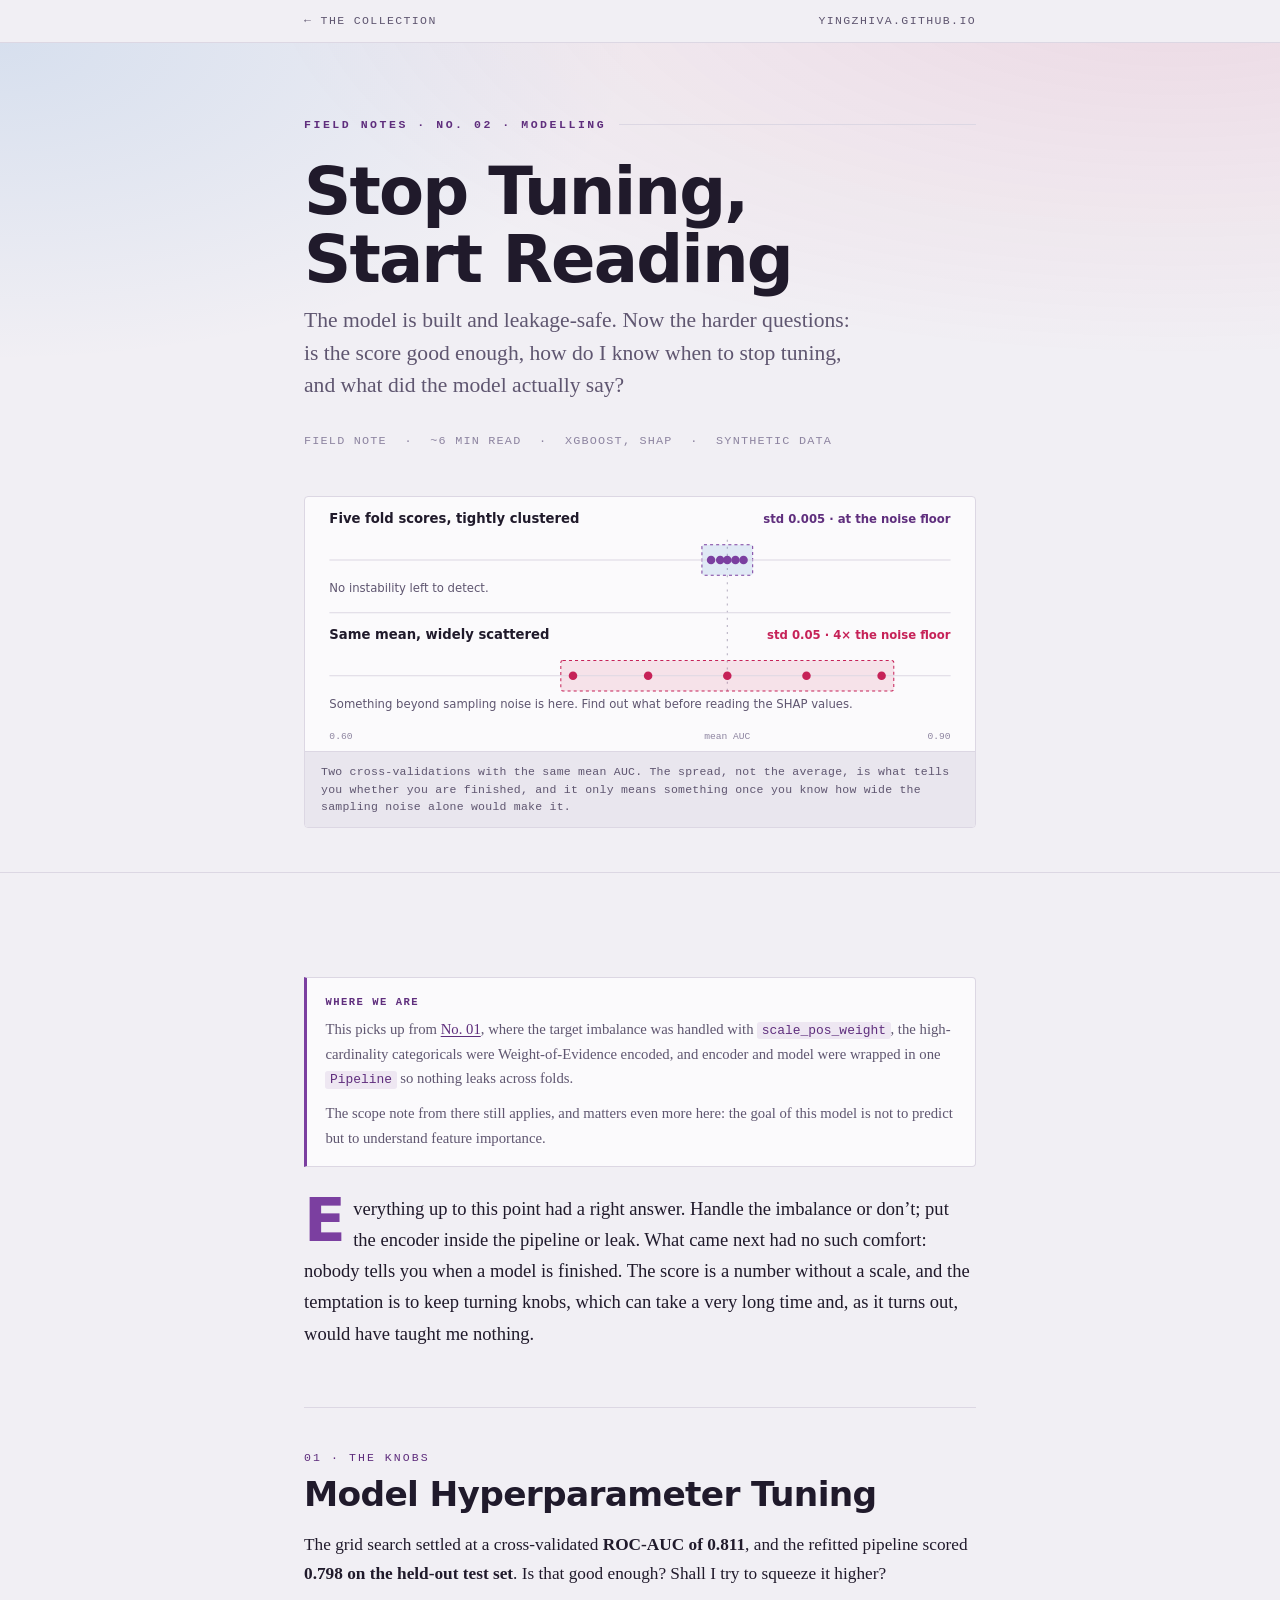
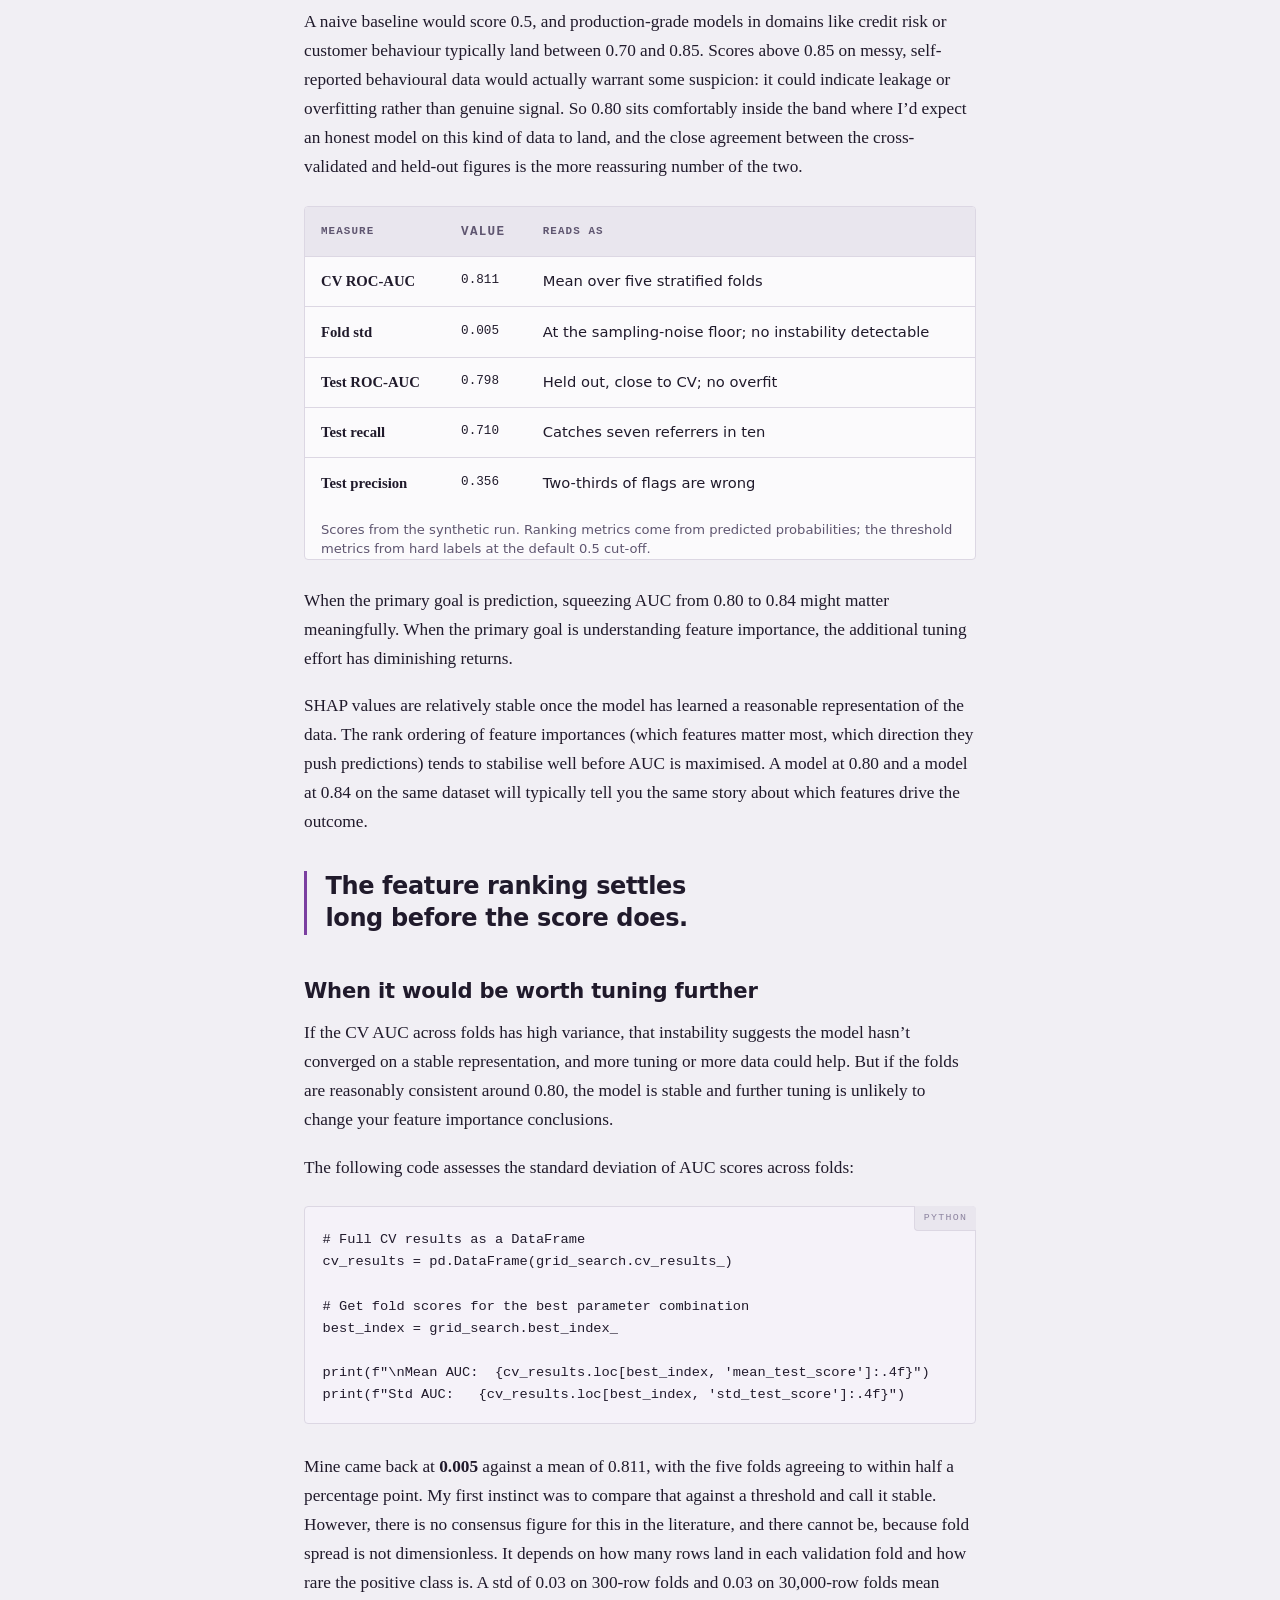
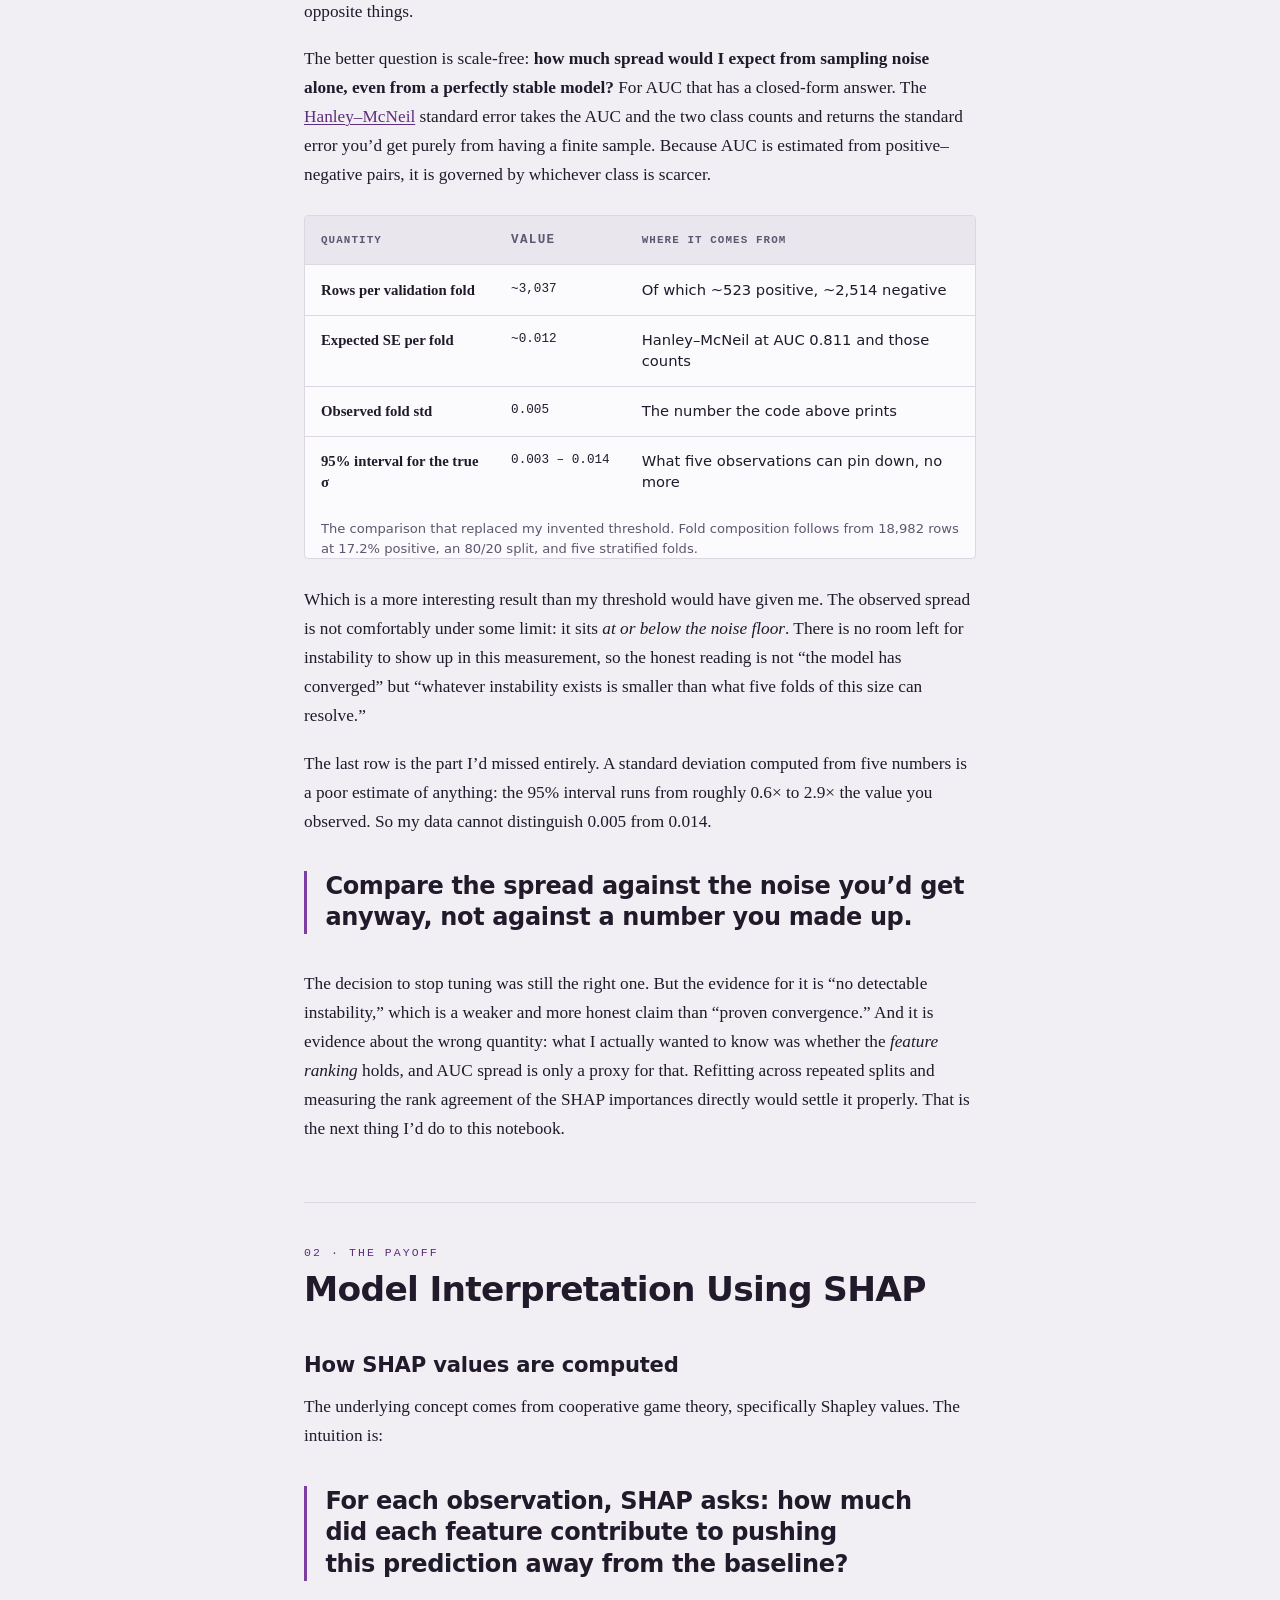
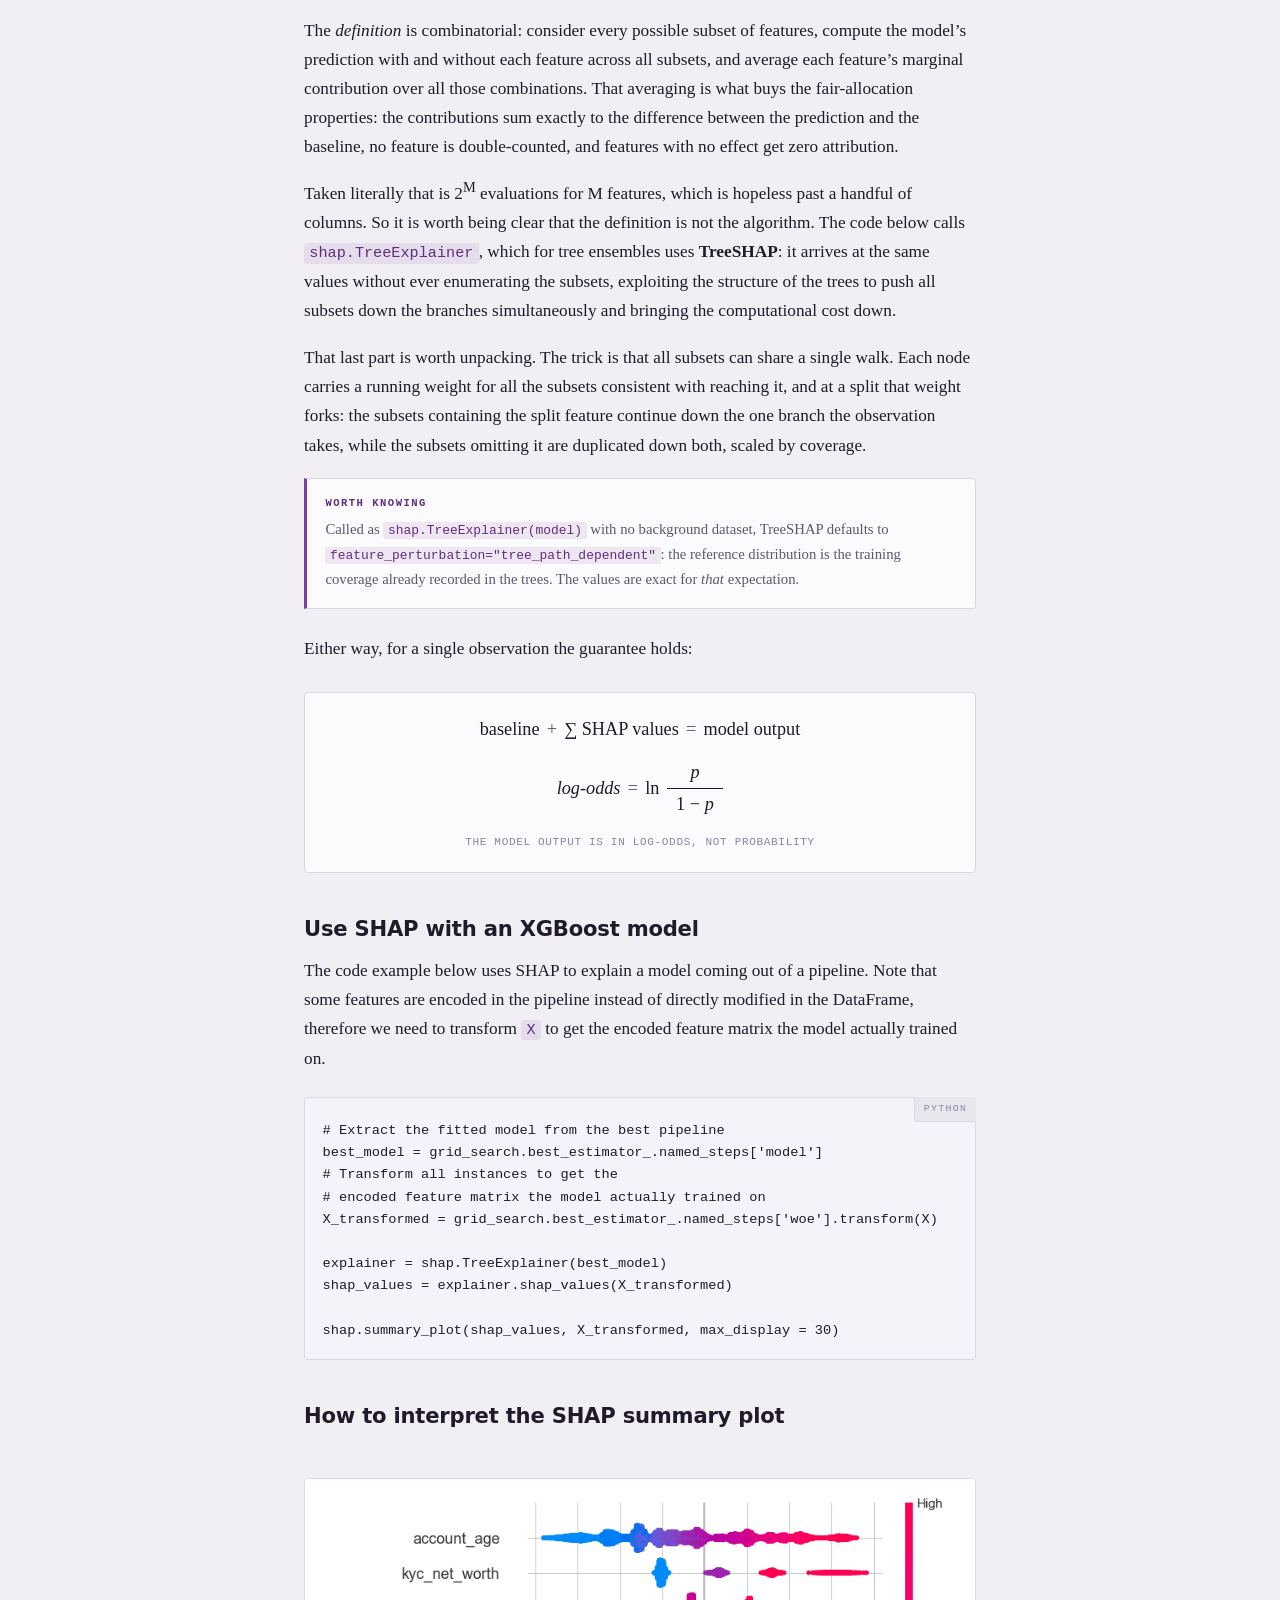
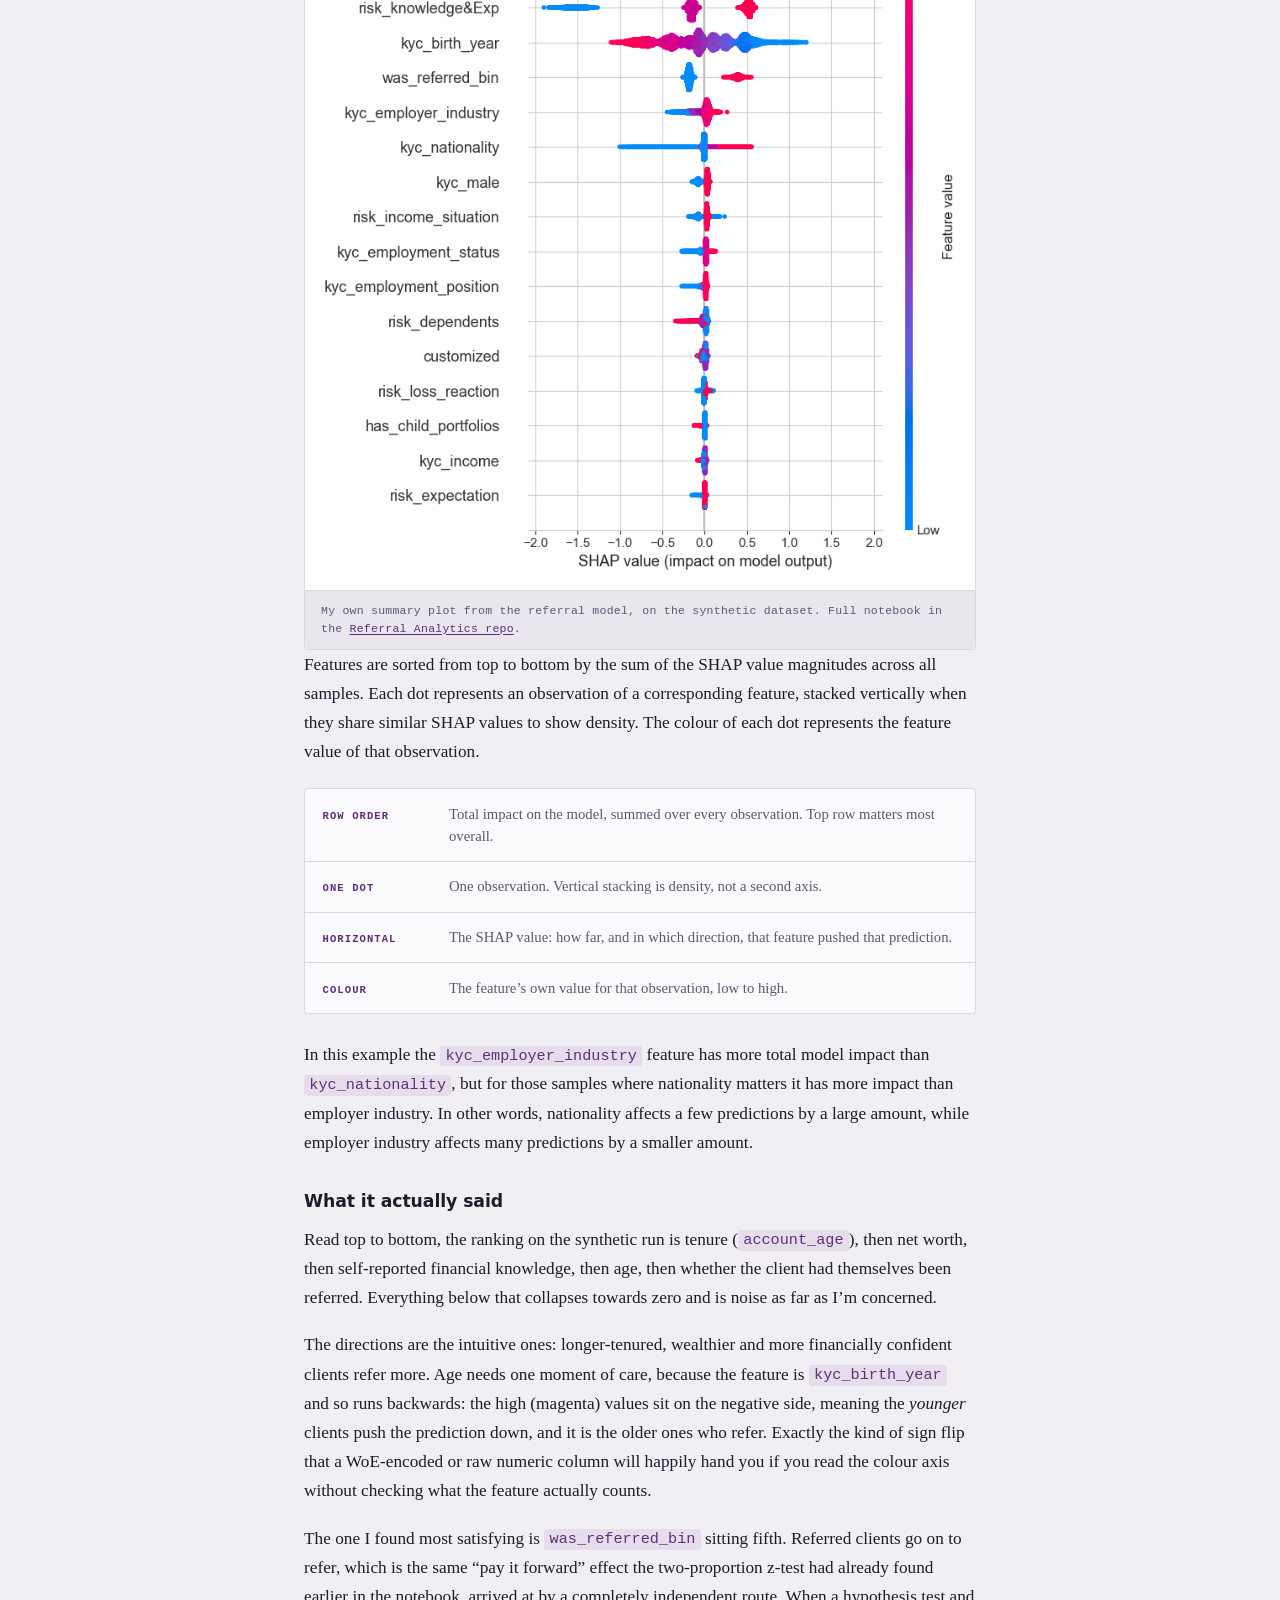
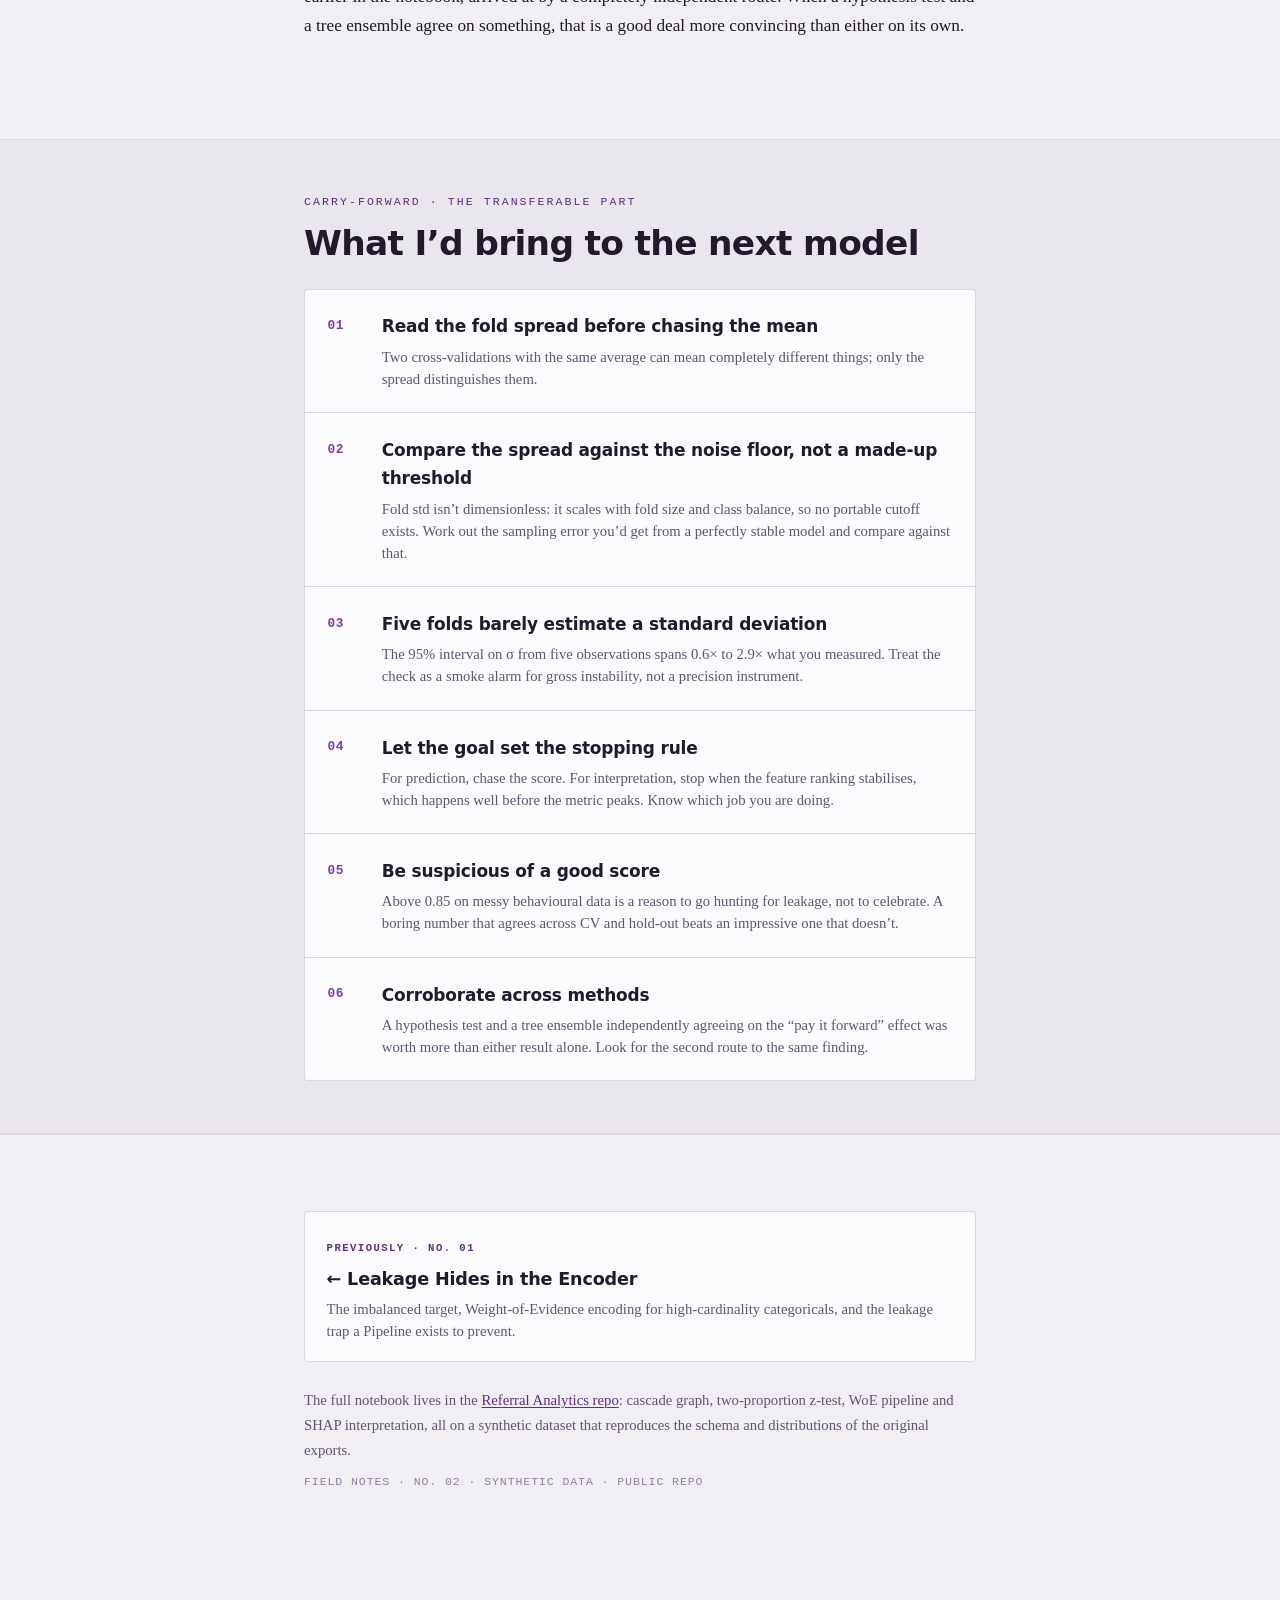
<file: notes/referral-analytics/stop-tuning/index.html>
<!doctype html>
<html lang="en">
<head>
<meta charset="utf-8">
<meta name="viewport" content="width=device-width, initial-scale=1">
<meta name="description" content="Field note No. 02: deciding an XGBoost model is finished and reading what it says: judging an AUC, using fold variance to know when to stop tuning, and interpreting a SHAP summary plot.">
<meta name="author" content="Yingzhi Vilimelis Aceituno">
<meta name="color-scheme" content="light dark">
<meta property="og:type" content="article">
<meta property="og:title" content="Stop Tuning, Start Reading">
<meta property="og:description" content="Field note No. 02: judging an AUC, using fold variance to know when to stop tuning, and interpreting a SHAP summary plot.">
<meta property="og:url" content="https://yingzhiva.github.io/notes/referral-analytics/stop-tuning/">
<meta property="og:image" content="https://yingzhiva.github.io/notes/referral-analytics/stop-tuning/fold-spread-card.png">
<meta property="og:image:width" content="1200">
<meta property="og:image:height" content="630">
<meta property="og:image:alt" content="Two five-fold cross-validation results on a shared AUC axis. Five fold scores cluster tightly at a standard deviation of 0.005, the sampling noise floor; five more scatter widely at 0.05 around the same mean.">
<meta name="twitter:card" content="summary_large_image">
<meta name="twitter:image" content="https://yingzhiva.github.io/notes/referral-analytics/stop-tuning/fold-spread-card.png">
<link rel="icon" href="data:image/svg+xml,<svg xmlns='http://www.w3.org/2000/svg' viewBox='0 0 100 100'><rect width='100' height='100' rx='22' fill='%237b3fa0'/><text x='50' y='73' font-size='58' font-family='Georgia,serif' fill='white' text-anchor='middle'>◈</text></svg>">
<style>html{-webkit-text-size-adjust:100%}img,canvas,svg{max-width:100%}</style>
<title>Stop Tuning, Start Reading</title>

<style>
  :root {
    --ground: #f1eff4;
    --surface: #fbfafc;
    --surface-2: #e9e6ee;
    --code-bg: #f5f2f9;
    --ink: #201a2b;
    --muted: #5f5670;
    --faint: #8d84a0;
    --hairline: #dcd7e3;
    --accent: #7b3fa0;      /* the purple midpoint of the SHAP colormap */
    --accent-ink: #5f2e7d;
    --low: #1a6fc4;         /* SHAP blue: low feature value */
    --high: #c62258;        /* SHAP magenta: high feature value */
    --low-wash: rgba(26,111,196,.12);
    --high-wash: rgba(198,34,88,.11);

    --serif: "Charter", "Bitstream Charter", "Iowan Old Style", "Palatino Linotype", Georgia, ui-serif, serif;
    --sans: -apple-system, BlinkMacSystemFont, "Segoe UI", system-ui, "Helvetica Neue", Arial, sans-serif;
    --mono: ui-monospace, "SF Mono", "Cascadia Code", "JetBrains Mono", Menlo, Consolas, monospace;

    --fs-eyebrow: .72rem;
    --fs-body: 1.08rem;
    --fs-small: .92rem;
    --fs-code: .855rem;
    --fs-h4: 1.08rem;
    --fs-h3: 1.32rem;
    --fs-h2: clamp(1.55rem, 1.15rem + 1.7vw, 2.15rem);
    --fs-dek: clamp(1.08rem, .95rem + .8vw, 1.35rem);
    --fs-title: clamp(2.4rem, 1.5rem + 4.2vw, 4.1rem);

    /* one measure: hero, prose, figures and code share the same two edges */
    --col: 46rem;
    --wide: var(--col);
    --radius: 4px;
  }

  @media (prefers-color-scheme: dark) {
    :root {
      --ground: #12101a;
      --surface: #1b1826;
      --surface-2: #211d2e;
      --code-bg: #171320;
      --ink: #e3dfea;
      --muted: #9d94ad;
      --faint: #6f6683;
      --hairline: #2f2a3d;
      --accent: #b382d6;
      --accent-ink: #cba6e6;
      --low: #5aa9ea;
      --high: #ef6f96;
      --low-wash: rgba(90,169,234,.13);
      --high-wash: rgba(239,111,150,.13);
    }
  }
  :root[data-theme="light"] {
    --ground: #f1eff4; --surface: #fbfafc; --surface-2: #e9e6ee; --code-bg: #f5f2f9;
    --ink: #201a2b; --muted: #5f5670; --faint: #8d84a0; --hairline: #dcd7e3;
    --accent: #7b3fa0; --accent-ink: #5f2e7d; --low: #1a6fc4; --high: #c62258;
    --low-wash: rgba(26,111,196,.12); --high-wash: rgba(198,34,88,.11);
  }
  :root[data-theme="dark"] {
    --ground: #12101a; --surface: #1b1826; --surface-2: #211d2e; --code-bg: #171320;
    --ink: #e3dfea; --muted: #9d94ad; --faint: #6f6683; --hairline: #2f2a3d;
    --accent: #b382d6; --accent-ink: #cba6e6; --low: #5aa9ea; --high: #ef6f96;
    --low-wash: rgba(90,169,234,.13); --high-wash: rgba(239,111,150,.13);
  }

  * { box-sizing: border-box; }
  body {
    margin: 0;
    background: var(--ground);
    color: var(--ink);
    font-family: var(--serif);
    font-size: var(--fs-body);
    line-height: 1.68;
    -webkit-font-smoothing: antialiased;
    text-rendering: optimizeLegibility;
  }

  .col { max-width: var(--col); margin-inline: auto; padding-inline: clamp(1.25rem, 5vw, 2rem); }
  .wide { max-width: var(--wide); margin-inline: auto; padding-inline: clamp(1.25rem, 5vw, 2rem); }

  .eyebrow {
    font-family: var(--mono);
    font-size: var(--fs-eyebrow);
    letter-spacing: .22em;
    text-transform: uppercase;
    color: var(--accent-ink);
    font-weight: 600;
  }

  /* ---------- hero ---------- */
  header.hero {
    border-bottom: 1px solid var(--hairline);
    padding-block: clamp(2.5rem, 6vw, 4.5rem) clamp(1.5rem, 4vw, 2.75rem);
    background:
      radial-gradient(120% 80% at 92% -10%, var(--high-wash), transparent 60%),
      radial-gradient(90% 70% at 0% 0%, var(--low-wash), transparent 55%);
  }
  .hero .kicker { display: flex; align-items: center; gap: .8rem; margin-bottom: 1.5rem; }
  .hero .kicker .rule { height: 1px; flex: 1; background: var(--hairline); }
  h1 {
    font-family: var(--sans);
    font-weight: 800;
    font-size: var(--fs-title);
    line-height: 1.03;
    letter-spacing: -.028em;
    margin: 0 0 .7rem;
    text-wrap: balance;
  }
  .dek {
    font-size: var(--fs-dek);
    color: var(--muted);
    line-height: 1.5;
    margin: 0 0 1.9rem;
    max-width: 35rem;
    text-wrap: pretty;
  }
  .meta {
    font-family: var(--mono);
    font-size: .74rem;
    letter-spacing: .1em;
    text-transform: uppercase;
    color: var(--faint);
    display: flex;
    flex-wrap: wrap;
    gap: .5rem 1.1rem;
  }

  /* ---------- figures ---------- */
  figure {
    margin: clamp(1.75rem, 4vw, 2.75rem) 0 0;
    border: 1px solid var(--hairline);
    border-radius: var(--radius);
    background: var(--surface);
    overflow: hidden;
  }
  figure svg { display: block; width: 100%; height: auto; }
  figure figcaption {
    border-top: 1px solid var(--hairline);
    font-family: var(--mono);
    font-size: .72rem;
    letter-spacing: .02em;
    line-height: 1.55;
    color: var(--muted);
    padding: .7rem 1rem;
    background: var(--surface-2);
  }
  figure figcaption a { color: var(--accent-ink); }

  /* the fold-spread diagram: styled by class so it follows the theme */
  .fd-head { font-family: var(--sans); font-size: 13px; font-weight: 700; fill: var(--ink); }
  .fd-note { font-family: var(--sans); font-size: 11.5px; fill: var(--muted); }
  .fd-tick { font-family: var(--mono); font-size: 9.5px; fill: var(--faint); }
  .fd-axis { stroke: var(--hairline); }
  .fd-mean { stroke: var(--faint); stroke-dasharray: 2 5; opacity: .65; }
  .fd-dot-ok { fill: var(--accent); }
  .fd-dot-bad { fill: var(--high); }
  .fd-band-ok { fill: var(--low-wash); stroke: var(--accent); stroke-dasharray: 3 3; }
  .fd-band-bad { fill: var(--high-wash); stroke: var(--high); stroke-dasharray: 3 3; }
  .fd-verdict-ok { fill: var(--accent-ink); font-family: var(--sans); font-size: 11.5px; font-weight: 700; }
  .fd-verdict-bad { fill: var(--high); font-family: var(--sans); font-size: 11.5px; font-weight: 700; }

  @media (max-width: 34rem) {
    .fd-head { font-size: 16px; }
    .fd-note, .fd-verdict-ok, .fd-verdict-bad { font-size: 14px; }
    .fd-tick { font-size: 12px; }
  }

  /* the SHAP screenshot sits on a permanent white plate so it stays legible in dark mode */
  figure.shot .plate { background: #fff; padding: .7rem; }
  figure.shot img { display: block; width: 100%; height: auto; }

  /* ---------- prose ---------- */
  main { padding-block: clamp(2.5rem, 6vw, 4rem); }
  section { padding-block: clamp(1.5rem, 4vw, 2.5rem); }
  .snum {
    font-family: var(--mono);
    font-size: var(--fs-eyebrow);
    letter-spacing: .18em;
    text-transform: uppercase;
    color: var(--accent-ink);
    display: block;
    margin-bottom: .55rem;
  }
  h2 {
    font-family: var(--sans);
    font-weight: 750;
    font-size: var(--fs-h2);
    line-height: 1.1;
    letter-spacing: -.02em;
    margin: 0 0 1rem;
    text-wrap: balance;
  }
  h3 {
    font-family: var(--sans);
    font-weight: 700;
    font-size: var(--fs-h3);
    letter-spacing: -.01em;
    margin: 2.4rem 0 .6rem;
  }
  h4 {
    font-family: var(--sans);
    font-weight: 700;
    font-size: var(--fs-h4);
    letter-spacing: -.005em;
    margin: 1.9rem 0 .5rem;
    color: var(--ink);
  }
  p { margin: 0 0 1.15rem; }
  sup { line-height: 0; }
  .lead { font-size: 1.16rem; color: var(--ink); }
  a { color: var(--accent-ink); text-decoration-thickness: 1px; text-underline-offset: 2px; }
  strong { font-weight: 700; }
  code {
    font-family: var(--mono);
    font-size: .88em;
    color: var(--accent-ink);
    background: color-mix(in srgb, var(--accent) 10%, transparent);
    padding: .08em .35em;
    border-radius: 3px;
    overflow-wrap: break-word;
  }

  .drop::first-letter {
    font-family: var(--sans);
    font-weight: 800;
    font-size: 3.3em;
    line-height: .82;
    float: left;
    padding: .04em .12em 0 0;
    color: var(--accent);
  }

  blockquote {
    margin: 2.2rem 0;
    padding-left: 1.15rem;
    border-left: 3px solid var(--accent);
    font-family: var(--sans);
    font-weight: 600;
    font-size: clamp(1.2rem, 1.02rem + .9vw, 1.5rem);
    line-height: 1.32;
    letter-spacing: -.015em;
    color: var(--ink);
    text-wrap: balance;
  }

  /* ---------- callouts ---------- */
  .callout {
    margin: 0 0 1.6rem;
    padding: 1rem 1.15rem;
    background: var(--surface);
    border: 1px solid var(--hairline);
    border-left: 3px solid var(--accent);
    border-radius: 0 var(--radius) var(--radius) 0;
    font-size: var(--fs-small);
    color: var(--muted);
  }
  .callout p { margin: 0; }
  .callout p + p { margin-top: .6rem; }
  .callout .tag {
    display: block;
    font-family: var(--mono);
    font-size: .66rem;
    letter-spacing: .14em;
    text-transform: uppercase;
    color: var(--accent-ink);
    margin-bottom: .3rem;
    font-weight: 600;
  }

  /* ---------- code ---------- */
  .code { position: relative; margin: 1.5rem 0 1.7rem; }
  .code pre {
    margin: 0;
    background: var(--code-bg);
    border: 1px solid var(--hairline);
    border-radius: var(--radius);
    padding: 1.4rem 1.1rem 1.05rem;
    overflow-x: auto;
    font-family: var(--mono);
    font-size: var(--fs-code);
    line-height: 1.62;
    color: var(--ink);
    tab-size: 2;
  }
  .code pre code {
    font-family: inherit; font-size: inherit; color: inherit;
    background: none; padding: 0; border-radius: 0;
    white-space: pre;
  }
  .code .lang {
    position: absolute; top: 0; right: 0;
    font-family: var(--mono); font-size: .62rem; letter-spacing: .13em; text-transform: uppercase;
    color: var(--faint); background: var(--surface-2);
    border-left: 1px solid var(--hairline); border-bottom: 1px solid var(--hairline);
    padding: .24rem .55rem; border-radius: 0 var(--radius) 0 var(--radius);
    pointer-events: none;
  }

  /* ---------- display maths ----------
     Deliberately NOT the code plate: no chip, serif face, centred, real fraction
     bars. These are identities, not things you can run. */
  .eq {
    margin: 1.8rem 0;
    padding: 1.5rem 1.15rem 1.3rem;
    background: var(--surface);
    border: 1px solid var(--hairline);
    border-radius: var(--radius);
    text-align: center;
    overflow-x: auto;
  }
  .eq-row {
    /* block-level flex, not inline-flex: two inline rows would share a line.
       min-width:max-content keeps a long row from being squeezed, so the
       parent's overflow-x can scroll it instead. */
    display: flex;
    align-items: center;
    justify-content: center;
    min-width: max-content;
    gap: .45rem;
    font-family: var(--serif);
    font-size: 1.14rem;
    line-height: 1.35;
    white-space: nowrap;
  }
  .eq-row + .eq-row { margin-top: 1.15rem; }
  .eq-var { font-style: italic; }
  .eq-op { color: var(--muted); }
  .frac { display: inline-flex; flex-direction: column; text-align: center; }
  .frac .num { padding: 0 .6rem .2rem; border-bottom: 1.5px solid currentColor; }
  .frac .den { padding: .2rem .6rem 0; }
  .eq-note {
    margin-top: 1.1rem;
    font-family: var(--mono);
    font-size: .69rem;
    letter-spacing: .06em;
    text-transform: uppercase;
    color: var(--faint);
    line-height: 1.5;
  }
  @media (max-width: 30rem) { .eq-row { font-size: 1rem; } }

  /* ---------- key-value lists ---------- */
  .defs { list-style: none; margin: 1.4rem 0 1.6rem; padding: 0; display: grid; gap: 1px; background: var(--hairline); border: 1px solid var(--hairline); border-radius: var(--radius); overflow: hidden; }
  .defs li { background: var(--surface); padding: .85rem 1.1rem; display: grid; grid-template-columns: 7rem 1fr; gap: .2rem .9rem; align-items: baseline; font-size: var(--fs-small); }
  .defs .k { font-family: var(--mono); font-size: .66rem; letter-spacing: .1em; text-transform: uppercase; color: var(--accent-ink); font-weight: 600; }
  .defs .v { color: var(--muted); line-height: 1.5; }
  @media (max-width: 30rem) { .defs li { grid-template-columns: 1fr; } .defs .v { grid-column: 1; } }

  /* ---------- tables ---------- */
  .tbl-wrap { overflow-x: auto; border: 1px solid var(--hairline); border-radius: var(--radius); background: var(--surface); margin: 1.6rem 0; }
  table { border-collapse: collapse; width: 100%; font-family: var(--sans); font-size: var(--fs-small); min-width: 24rem; }
  thead th { text-align: left; font-family: var(--mono); font-size: .68rem; letter-spacing: .1em; text-transform: uppercase; color: var(--muted); font-weight: 600; padding: .85rem 1rem; border-bottom: 1px solid var(--hairline); background: var(--surface-2); }
  tbody td { padding: .9rem 1rem; border-bottom: 1px solid var(--hairline); vertical-align: top; line-height: 1.4; overflow-wrap: break-word; }
  tbody tr:last-child td { border-bottom: 0; }
  tbody td:first-child { font-weight: 650; color: var(--ink); font-family: var(--serif); }
  td.num, th.num { font-family: var(--mono); font-size: .86em; white-space: nowrap; }
  caption { caption-side: bottom; text-align: left; font-size: .82rem; color: var(--muted); padding: .75rem 1rem 0; font-family: var(--sans); line-height: 1.5; }

  @media (max-width: 34rem) {
    .tbl-wrap { overflow-x: visible; }
    tbody, tr, td, caption { display: block; }
    table { min-width: 0; display: flex; flex-direction: column; }
    tbody { order: 1; }
    caption { order: 2; }
    thead { display: none; }
    tbody tr { border-bottom: 1px solid var(--hairline); padding: .55rem 0; }
    tbody tr:last-child { border-bottom: 0; }
    tbody td { border-bottom: 0; padding: .45rem 1.1rem; }
    tbody td::before { content: attr(data-label); display: block; font-family: var(--mono); font-size: .62rem; letter-spacing: .1em; text-transform: uppercase; color: var(--faint); margin-bottom: .15rem; }
  }

  /* ---------- carry-forward ---------- */
  .band { background: var(--surface-2); border-block: 1px solid var(--hairline); padding-block: clamp(2rem, 5vw, 3.25rem); margin-top: clamp(1.5rem, 4vw, 2.5rem); }
  .takes { list-style: none; margin: 0; padding: 0; display: grid; gap: 1px; background: var(--hairline); border: 1px solid var(--hairline); border-radius: var(--radius); overflow: hidden; counter-reset: t; }
  .takes li { background: var(--surface); padding: 1.3rem 1.4rem 1.4rem; display: grid; grid-template-columns: 2.4rem 1fr; gap: .4rem 1rem; align-items: start; counter-increment: t; }
  .takes li::before { content: counter(t, decimal-leading-zero); font-family: var(--mono); font-size: .8rem; font-weight: 600; color: var(--accent); padding-top: .28rem; letter-spacing: .05em; }
  .takes h4 { font-family: var(--sans); font-size: 1.06rem; font-weight: 700; letter-spacing: -.01em; margin: .12rem 0 .3rem; color: var(--ink); }
  .takes p { font-size: var(--fs-small); color: var(--muted); margin: 0; line-height: 1.5; }
  .takes .body { grid-column: 2; }

  /* ---------- prev / footer ---------- */
  .nextup { display: block; margin: 2.2rem 0 0; padding: 1.2rem 1.35rem; background: var(--surface); border: 1px solid var(--hairline); border-radius: var(--radius); text-decoration: none; color: inherit; transition: background .15s; }
  .nextup:hover { background: var(--surface-2); }
  .nextup .lbl { font-family: var(--mono); font-size: .66rem; letter-spacing: .14em; text-transform: uppercase; color: var(--accent-ink); font-weight: 600; }
  .nextup .ttl { display: block; font-family: var(--sans); font-size: 1.1rem; font-weight: 700; letter-spacing: -.01em; margin-top: .3rem; color: var(--ink); }
  .nextup .sub { display: block; font-size: var(--fs-small); color: var(--muted); margin-top: .25rem; line-height: 1.5; }

  footer { border-top: 1px solid var(--hairline); padding-block: 2.5rem 3.5rem; color: var(--muted); }
  footer p { font-size: var(--fs-small); margin: 0 0 .6rem; }
  footer .sig { font-family: var(--mono); font-size: .72rem; letter-spacing: .08em; text-transform: uppercase; color: var(--faint); }

  hr.tick { border: 0; height: 1px; background: var(--hairline); margin: 0; }

  @media (prefers-reduced-motion: reduce) { * { animation: none !important; transition: none !important; } }
  :focus-visible { outline: 2px solid var(--accent); outline-offset: 3px; border-radius: 2px; }
</style>
<script src="../../../assets/site.js"></script>
</head>
<body>
<div style="border-bottom:1px solid var(--hairline);"><div style="max-width:var(--wide,58rem);margin-inline:auto;padding:.7rem clamp(1.25rem,5vw,2rem);font-family:var(--mono);font-size:.72rem;letter-spacing:.12em;text-transform:uppercase;display:flex;justify-content:space-between;gap:1rem;"><a href="../" style="color:var(--muted);text-decoration:none;">&larr; The collection</a><a href="../../../" style="color:var(--muted);text-decoration:none;">yingzhiva.github.io</a></div></div>

<header class="hero">
  <div class="wide">
    <div class="kicker">
      <span class="eyebrow">Field Notes &middot; No. 02 &middot; Modelling</span>
      <span class="rule"></span>
    </div>
    <h1>Stop Tuning, Start Reading</h1>
    <p class="dek">The model is built and leakage-safe. Now the harder questions: is the score good enough, how do I know when to stop tuning, and what did the model actually say?</p>
    <div class="meta">
      <span>Field note</span>
      <span>&middot;</span>
      <span>~6 min read</span>
      <span>&middot;</span>
      <span>XGBoost, SHAP</span>
      <span>&middot;</span>
      <span>Synthetic data</span>
    </div>

    <figure aria-label="Diagram comparing two five-fold cross-validation results on a shared AUC axis running from 0.60 to 0.90. Above, five fold scores cluster tightly around the mean inside a narrow band, labelled std 0.005, at the noise floor, with no instability left to detect. Below, five fold scores scatter from about 0.72 to 0.87 around the same mean, labelled std 0.05, four times the noise floor, where something beyond sampling noise is moving the scores. A dashed line runs through both rows at the shared mean, so only the spread distinguishes them.">
      <svg viewBox="0 0 660 250" aria-hidden="true" focusable="false">
        <!-- the shared mean, drawn through both rows: it is the only thing they agree on -->
        <line class="fd-mean" x1="416" y1="42" x2="416" y2="192" stroke-width="1"/>

        <!-- ============ top: converged ============ -->
        <text class="fd-head" x="24" y="26">Five fold scores, tightly clustered</text>
        <text class="fd-verdict-ok" x="636" y="26" text-anchor="end">std 0.005 &middot; at the noise floor</text>

        <rect class="fd-band-ok" x="391" y="47" width="50" height="30" rx="2"/>
        <line class="fd-axis" x1="24" y1="62" x2="636" y2="62" stroke-width="1"/>
        <circle class="fd-dot-ok" cx="400" cy="62" r="4.2"/>
        <circle class="fd-dot-ok" cx="409" cy="62" r="4.2"/>
        <circle class="fd-dot-ok" cx="416" cy="62" r="4.2"/>
        <circle class="fd-dot-ok" cx="424" cy="62" r="4.2"/>
        <circle class="fd-dot-ok" cx="432" cy="62" r="4.2"/>
        <text class="fd-note" x="24" y="94">No instability left to detect.</text>

        <line class="fd-axis" x1="24" y1="114" x2="636" y2="114" stroke-width="1"/>

        <!-- ============ bottom: unstable ============ -->
        <text class="fd-head" x="24" y="140">Same mean, widely scattered</text>
        <text class="fd-verdict-bad" x="636" y="140" text-anchor="end">std 0.05 &middot; 4&times; the noise floor</text>

        <rect class="fd-band-bad" x="252" y="161" width="328" height="30" rx="2"/>
        <line class="fd-axis" x1="24" y1="176" x2="636" y2="176" stroke-width="1"/>
        <circle class="fd-dot-bad" cx="264" cy="176" r="4.2"/>
        <circle class="fd-dot-bad" cx="338" cy="176" r="4.2"/>
        <circle class="fd-dot-bad" cx="416" cy="176" r="4.2"/>
        <circle class="fd-dot-bad" cx="494" cy="176" r="4.2"/>
        <circle class="fd-dot-bad" cx="568" cy="176" r="4.2"/>
        <text class="fd-note" x="24" y="208">Something beyond sampling noise is here. Find out what before reading the SHAP values.</text>

        <!-- shared axis ticks -->
        <text class="fd-tick" x="24" y="238">0.60</text>
        <text class="fd-tick" x="416" y="238" text-anchor="middle">mean AUC</text>
        <text class="fd-tick" x="636" y="238" text-anchor="end">0.90</text>
      </svg>
      <figcaption>Two cross-validations with the same mean AUC. The spread, not the average, is what tells you whether you are finished, and it only means something once you know how wide the sampling noise alone would make it.</figcaption>
    </figure>
  </div>
</header>

<main>
  <div class="col">

    <section>
      <div class="callout">
        <span class="tag">Where we are</span>
        <p>This picks up from <a href="../encoder-first/">No. 01</a>, where the target imbalance was handled with <code>scale_pos_weight</code>, the high-cardinality categoricals were Weight-of-Evidence encoded, and encoder and model were wrapped in one <code>Pipeline</code> so nothing leaks across folds.</p>
        <p>The scope note from there still applies, and matters even more here: the goal of this model is not to predict but to understand feature importance.</p>
      </div>
      <p class="lead drop">Everything up to this point had a right answer. Handle the imbalance or don&rsquo;t; put the encoder inside the pipeline or leak. What came next had no such comfort: nobody tells you when a model is finished. The score is a number without a scale, and the temptation is to keep turning knobs, which can take a very long time and, as it turns out, would have taught me nothing.</p>
    </section>

    <hr class="tick" />

    <section>
      <span class="snum">01 &middot; The knobs</span>
      <h2>Model Hyperparameter Tuning</h2>
      <p>The grid search settled at a cross-validated <strong>ROC-AUC of 0.811</strong>, and the refitted pipeline scored <strong>0.798 on the held-out test set</strong>. Is that good enough? Shall I try to squeeze it higher?</p>
      <p>A naive baseline would score 0.5, and production-grade models in domains like credit risk or customer behaviour typically land between 0.70 and 0.85. Scores above 0.85 on messy, self-reported behavioural data would actually warrant some suspicion: it could indicate leakage or overfitting rather than genuine signal. So 0.80 sits comfortably inside the band where I&rsquo;d expect an honest model on this kind of data to land, and the close agreement between the cross-validated and held-out figures is the more reassuring number of the two.</p>

      <div class="tbl-wrap" role="region" aria-label="Model scores on the synthetic run">
        <table>
          <caption>Scores from the synthetic run. Ranking metrics come from predicted probabilities; the threshold metrics from hard labels at the default 0.5 cut-off.</caption>
          <thead>
            <tr><th scope="col">Measure</th><th scope="col" class="num">Value</th><th scope="col">Reads as</th></tr>
          </thead>
          <tbody>
            <tr><td data-label="Measure">CV ROC-AUC</td><td class="num" data-label="Value">0.811</td><td data-label="Reads as">Mean over five stratified folds</td></tr>
            <tr><td data-label="Measure">Fold std</td><td class="num" data-label="Value">0.005</td><td data-label="Reads as">At the sampling-noise floor; no instability detectable</td></tr>
            <tr><td data-label="Measure">Test ROC-AUC</td><td class="num" data-label="Value">0.798</td><td data-label="Reads as">Held out, close to CV; no overfit</td></tr>
            <tr><td data-label="Measure">Test recall</td><td class="num" data-label="Value">0.710</td><td data-label="Reads as">Catches seven referrers in ten</td></tr>
            <tr><td data-label="Measure">Test precision</td><td class="num" data-label="Value">0.356</td><td data-label="Reads as">Two-thirds of flags are wrong</td></tr>
          </tbody>
        </table>
      </div>

      <p>When the primary goal is prediction, squeezing AUC from 0.80 to 0.84 might matter meaningfully. When the primary goal is understanding feature importance, the additional tuning effort has diminishing returns.</p>
      <p>SHAP values are relatively stable once the model has learned a reasonable representation of the data. The rank ordering of feature importances (which features matter most, which direction they push predictions) tends to stabilise well before AUC is maximised. A model at 0.80 and a model at 0.84 on the same dataset will typically tell you the same story about which features drive the outcome.</p>

      <blockquote>The feature ranking settles long before the score does.</blockquote>

      <h3>When it would be worth tuning further</h3>
      <p>If the CV AUC across folds has high variance, that instability suggests the model hasn&rsquo;t converged on a stable representation, and more tuning or more data could help. But if the folds are reasonably consistent around 0.80, the model is stable and further tuning is unlikely to change your feature importance conclusions.</p>
      <p>The following code assesses the standard deviation of AUC scores across folds:</p>

      <div class="code"><span class="lang">python</span><pre><code># Full CV results as a DataFrame
cv_results = pd.DataFrame(grid_search.cv_results_)

# Get fold scores for the best parameter combination
best_index = grid_search.best_index_

print(f"\nMean AUC:  {cv_results.loc[best_index, 'mean_test_score']:.4f}")
print(f"Std AUC:   {cv_results.loc[best_index, 'std_test_score']:.4f}")</code></pre></div>

      <p>Mine came back at <strong>0.005</strong> against a mean of 0.811, with the five folds agreeing to within half a percentage point. My first instinct was to compare that against a threshold and call it stable. However, there is no consensus figure for this in the literature, and there cannot be, because fold spread is not dimensionless. It depends on how many rows land in each validation fold and how rare the positive class is. A std of 0.03 on 300-row folds and 0.03 on 30,000-row folds mean opposite things.</p>

      <p>The better question is scale-free: <strong>how much spread would I expect from sampling noise alone, even from a perfectly stable model?</strong> For AUC that has a closed-form answer. The <a href="https://pubs.rsna.org/doi/10.1148/radiology.143.1.7063747" target="_blank" rel="noopener">Hanley&ndash;McNeil</a> standard error takes the AUC and the two class counts and returns the standard error you&rsquo;d get purely from having a finite sample. Because AUC is estimated from positive&ndash;negative pairs, it is governed by whichever class is scarcer.</p>

      <div class="tbl-wrap" role="region" aria-label="Observed fold spread compared against expected sampling noise">
        <table>
          <caption>The comparison that replaced my invented threshold. Fold composition follows from 18,982 rows at 17.2% positive, an 80/20 split, and five stratified folds.</caption>
          <thead>
            <tr><th scope="col">Quantity</th><th scope="col" class="num">Value</th><th scope="col">Where it comes from</th></tr>
          </thead>
          <tbody>
            <tr><td data-label="Quantity">Rows per validation fold</td><td class="num" data-label="Value">~3,037</td><td data-label="Where it comes from">Of which ~523 positive, ~2,514 negative</td></tr>
            <tr><td data-label="Quantity">Expected SE per fold</td><td class="num" data-label="Value">~0.012</td><td data-label="Where it comes from">Hanley&ndash;McNeil at AUC 0.811 and those counts</td></tr>
            <tr><td data-label="Quantity">Observed fold std</td><td class="num" data-label="Value">0.005</td><td data-label="Where it comes from">The number the code above prints</td></tr>
            <tr><td data-label="Quantity">95% interval for the true &sigma;</td><td class="num" data-label="Value">0.003 &ndash; 0.014</td><td data-label="Where it comes from">What five observations can pin down, no more</td></tr>
          </tbody>
        </table>
      </div>

      <p>Which is a more interesting result than my threshold would have given me. The observed spread is not comfortably under some limit: it sits <em>at or below the noise floor</em>. There is no room left for instability to show up in this measurement, so the honest reading is not &ldquo;the model has converged&rdquo; but &ldquo;whatever instability exists is smaller than what five folds of this size can resolve.&rdquo;</p>

      <p>The last row is the part I&rsquo;d missed entirely. A standard deviation computed from five numbers is a poor estimate of anything: the 95% interval runs from roughly 0.6&times; to 2.9&times; the value you observed. So my data cannot distinguish 0.005 from 0.014.</p>

      <blockquote>Compare the spread against the noise you&rsquo;d get anyway, not against a number you made up.</blockquote>

      <p>The decision to stop tuning was still the right one. But the evidence for it is &ldquo;no detectable instability,&rdquo; which is a weaker and more honest claim than &ldquo;proven convergence.&rdquo; And it is evidence about the wrong quantity: what I actually wanted to know was whether the <em>feature ranking</em> holds, and AUC spread is only a proxy for that. Refitting across repeated splits and measuring the rank agreement of the SHAP importances directly would settle it properly. That is the next thing I&rsquo;d do to this notebook.</p>
    </section>

    <hr class="tick" />

    <section>
      <span class="snum">02 &middot; The payoff</span>
      <h2>Model Interpretation Using SHAP</h2>

      <h3>How SHAP values are computed</h3>
      <p>The underlying concept comes from cooperative game theory, specifically Shapley values. The intuition is:</p>

      <blockquote>For each observation, SHAP asks: how much did each feature contribute to pushing this prediction away from the baseline?</blockquote>

      <p>The <em>definition</em> is combinatorial: consider every possible subset of features, compute the model&rsquo;s prediction with and without each feature across all subsets, and average each feature&rsquo;s marginal contribution over all those combinations. That averaging is what buys the fair-allocation properties: the contributions sum exactly to the difference between the prediction and the baseline, no feature is double-counted, and features with no effect get zero attribution.</p>
      <p>Taken literally that is 2<sup>M</sup> evaluations for M features, which is hopeless past a handful of columns. So it is worth being clear that the definition is not the algorithm. The code below calls <code>shap.TreeExplainer</code>, which for tree ensembles uses <strong>TreeSHAP</strong>: it arrives at the same values without ever enumerating the subsets, exploiting the structure of the trees to push all subsets down the branches simultaneously and bringing the computational cost down.</p>

      <p>That last part is worth unpacking. The trick is that all subsets can share a single walk. Each node carries a running weight for all the subsets consistent with reaching it, and at a split that weight forks: the subsets containing the split feature continue down the one branch the observation takes, while the subsets omitting it are duplicated down both, scaled by coverage.</p>

      <div class="callout">
        <span class="tag">Worth knowing</span>
        <p>Called as <code>shap.TreeExplainer(model)</code> with no background dataset, TreeSHAP defaults to <code>feature_perturbation="tree_path_dependent"</code>: the reference distribution is the training coverage already recorded in the trees. The values are exact for <em>that</em> expectation.</p>
      </div>

      <p>Either way, for a single observation the guarantee holds:</p>

      <div class="eq">
        <div class="eq-row">
          <span>baseline</span>
          <span class="eq-op">+</span>
          <span>&sum; SHAP values</span>
          <span class="eq-op">=</span>
          <span>model output</span>
        </div>
        <div class="eq-row">
          <span class="eq-var">log-odds</span>
          <span class="eq-op">=</span>
          <span>ln</span>
          <span class="frac">
            <span class="num"><span class="eq-var">p</span></span>
            <span class="den">1 &minus; <span class="eq-var">p</span></span>
          </span>
        </div>
        <div class="eq-note">The model output is in log-odds, not probability</div>
      </div>

      <h3>Use SHAP with an XGBoost model</h3>
      <p>The code example below uses SHAP to explain a model coming out of a pipeline. Note that some features are encoded in the pipeline instead of directly modified in the DataFrame, therefore we need to transform <code>X</code> to get the encoded feature matrix the model actually trained on.</p>

      <div class="code"><span class="lang">python</span><pre><code># Extract the fitted model from the best pipeline
best_model = grid_search.best_estimator_.named_steps['model']
# Transform all instances to get the
# encoded feature matrix the model actually trained on
X_transformed = grid_search.best_estimator_.named_steps['woe'].transform(X)

explainer = shap.TreeExplainer(best_model)
shap_values = explainer.shap_values(X_transformed)

shap.summary_plot(shap_values, X_transformed, max_display = 30)</code></pre></div>

      <h3>How to interpret the SHAP summary plot</h3>

      <figure class="shot">
        <div class="plate">
          <img src="shap-summary.png" width="765" height="620" alt="SHAP beeswarm summary plot with 18 features on the vertical axis, ordered from most to least total impact: account_age, kyc_net_worth, risk_knowledge&amp;Exp, kyc_birth_year, was_referred_bin, kyc_employer_industry, kyc_nationality, and eleven progressively narrower rows below. The horizontal axis is the SHAP value, running from about minus 2 to plus 2. Each row is a horizontal swarm of dots coloured blue for low feature values and magenta for high ones; the top rows spread wide across the axis while the bottom rows collapse towards zero.">
        </div>
        <figcaption>My own summary plot from the referral model, on the synthetic dataset. Full notebook in the <a href="https://github.com/YingzhiVA/Referral_Analytics" target="_blank" rel="noopener">Referral&nbsp;Analytics repo</a>.</figcaption>
      </figure>

      <p>Features are sorted from top to bottom by the sum of the SHAP value magnitudes across all samples. Each dot represents an observation of a corresponding feature, stacked vertically when they share similar SHAP values to show density. The colour of each dot represents the feature value of that observation.</p>

      <ul class="defs">
        <li><span class="k">Row order</span><span class="v">Total impact on the model, summed over every observation. Top row matters most overall.</span></li>
        <li><span class="k">One dot</span><span class="v">One observation. Vertical stacking is density, not a second axis.</span></li>
        <li><span class="k">Horizontal</span><span class="v">The SHAP value: how far, and in which direction, that feature pushed that prediction.</span></li>
        <li><span class="k">Colour</span><span class="v">The feature&rsquo;s own value for that observation, low to high.</span></li>
      </ul>

      <p>In this example the <code>kyc_employer_industry</code> feature has more total model impact than <code>kyc_nationality</code>, but for those samples where nationality matters it has more impact than employer industry. In other words, nationality affects a few predictions by a large amount, while employer industry affects many predictions by a smaller amount.</p>

      <h4>What it actually said</h4>
      <p>Read top to bottom, the ranking on the synthetic run is tenure (<code>account_age</code>), then net worth, then self-reported financial knowledge, then age, then whether the client had themselves been referred. Everything below that collapses towards zero and is noise as far as I&rsquo;m concerned.</p>
      <p>The directions are the intuitive ones: longer-tenured, wealthier and more financially confident clients refer more. Age needs one moment of care, because the feature is <code>kyc_birth_year</code> and so runs backwards: the high (magenta) values sit on the negative side, meaning the <em>younger</em> clients push the prediction down, and it is the older ones who refer. Exactly the kind of sign flip that a WoE-encoded or raw numeric column will happily hand you if you read the colour axis without checking what the feature actually counts.</p>
      <p>The one I found most satisfying is <code>was_referred_bin</code> sitting fifth. Referred clients go on to refer, which is the same &ldquo;pay it forward&rdquo; effect the two-proportion z-test had already found earlier in the notebook, arrived at by a completely independent route. When a hypothesis test and a tree ensemble agree on something, that is a good deal more convincing than either on its own.</p>
    </section>

  </div>

  <div class="band">
    <div class="col" style="padding-top:0;padding-bottom:0;">
      <span class="snum" style="margin-bottom:.9rem;">Carry-forward &middot; The transferable part</span>
      <h2 style="margin-bottom:1.6rem;">What I&rsquo;d bring to the next model</h2>
    </div>
    <div class="col">
      <ol class="takes">
        <li><div class="body"><h4>Read the fold spread before chasing the mean</h4><p>Two cross-validations with the same average can mean completely different things; only the spread distinguishes them.</p></div></li>
        <li><div class="body"><h4>Compare the spread against the noise floor, not a made-up threshold</h4><p>Fold std isn&rsquo;t dimensionless: it scales with fold size and class balance, so no portable cutoff exists. Work out the sampling error you&rsquo;d get from a perfectly stable model and compare against that.</p></div></li>
        <li><div class="body"><h4>Five folds barely estimate a standard deviation</h4><p>The 95% interval on &sigma; from five observations spans 0.6&times; to 2.9&times; what you measured. Treat the check as a smoke alarm for gross instability, not a precision instrument.</p></div></li>
        <li><div class="body"><h4>Let the goal set the stopping rule</h4><p>For prediction, chase the score. For interpretation, stop when the feature ranking stabilises, which happens well before the metric peaks. Know which job you are doing.</p></div></li>
        <li><div class="body"><h4>Be suspicious of a good score</h4><p>Above 0.85 on messy behavioural data is a reason to go hunting for leakage, not to celebrate. A boring number that agrees across CV and hold-out beats an impressive one that doesn&rsquo;t.</p></div></li>
        <li><div class="body"><h4>Corroborate across methods</h4><p>A hypothesis test and a tree ensemble independently agreeing on the &ldquo;pay it forward&rdquo; effect was worth more than either result alone. Look for the second route to the same finding.</p></div></li>
      </ol>
    </div>
  </div>

  <footer>
    <div class="col">
      <a class="nextup" href="../encoder-first/">
        <span class="lbl">Previously &middot; No. 01</span>
        <span class="ttl">&larr; Leakage Hides in the Encoder</span>
        <span class="sub">The imbalanced target, Weight-of-Evidence encoding for high-cardinality categoricals, and the leakage trap a Pipeline exists to prevent.</span>
      </a>
      <p style="margin-top:1.6rem;">The full notebook lives in the <a href="https://github.com/YingzhiVA/Referral_Analytics" target="_blank" rel="noopener">Referral Analytics repo</a>: cascade graph, two-proportion z-test, WoE pipeline and SHAP interpretation, all on a synthetic dataset that reproduces the schema and distributions of the original exports.</p>
      <p class="sig">Field notes &middot; No. 02 &middot; synthetic data &middot; public repo</p>
    </div>
  </footer>
</main>

</body>
</html>
</file>
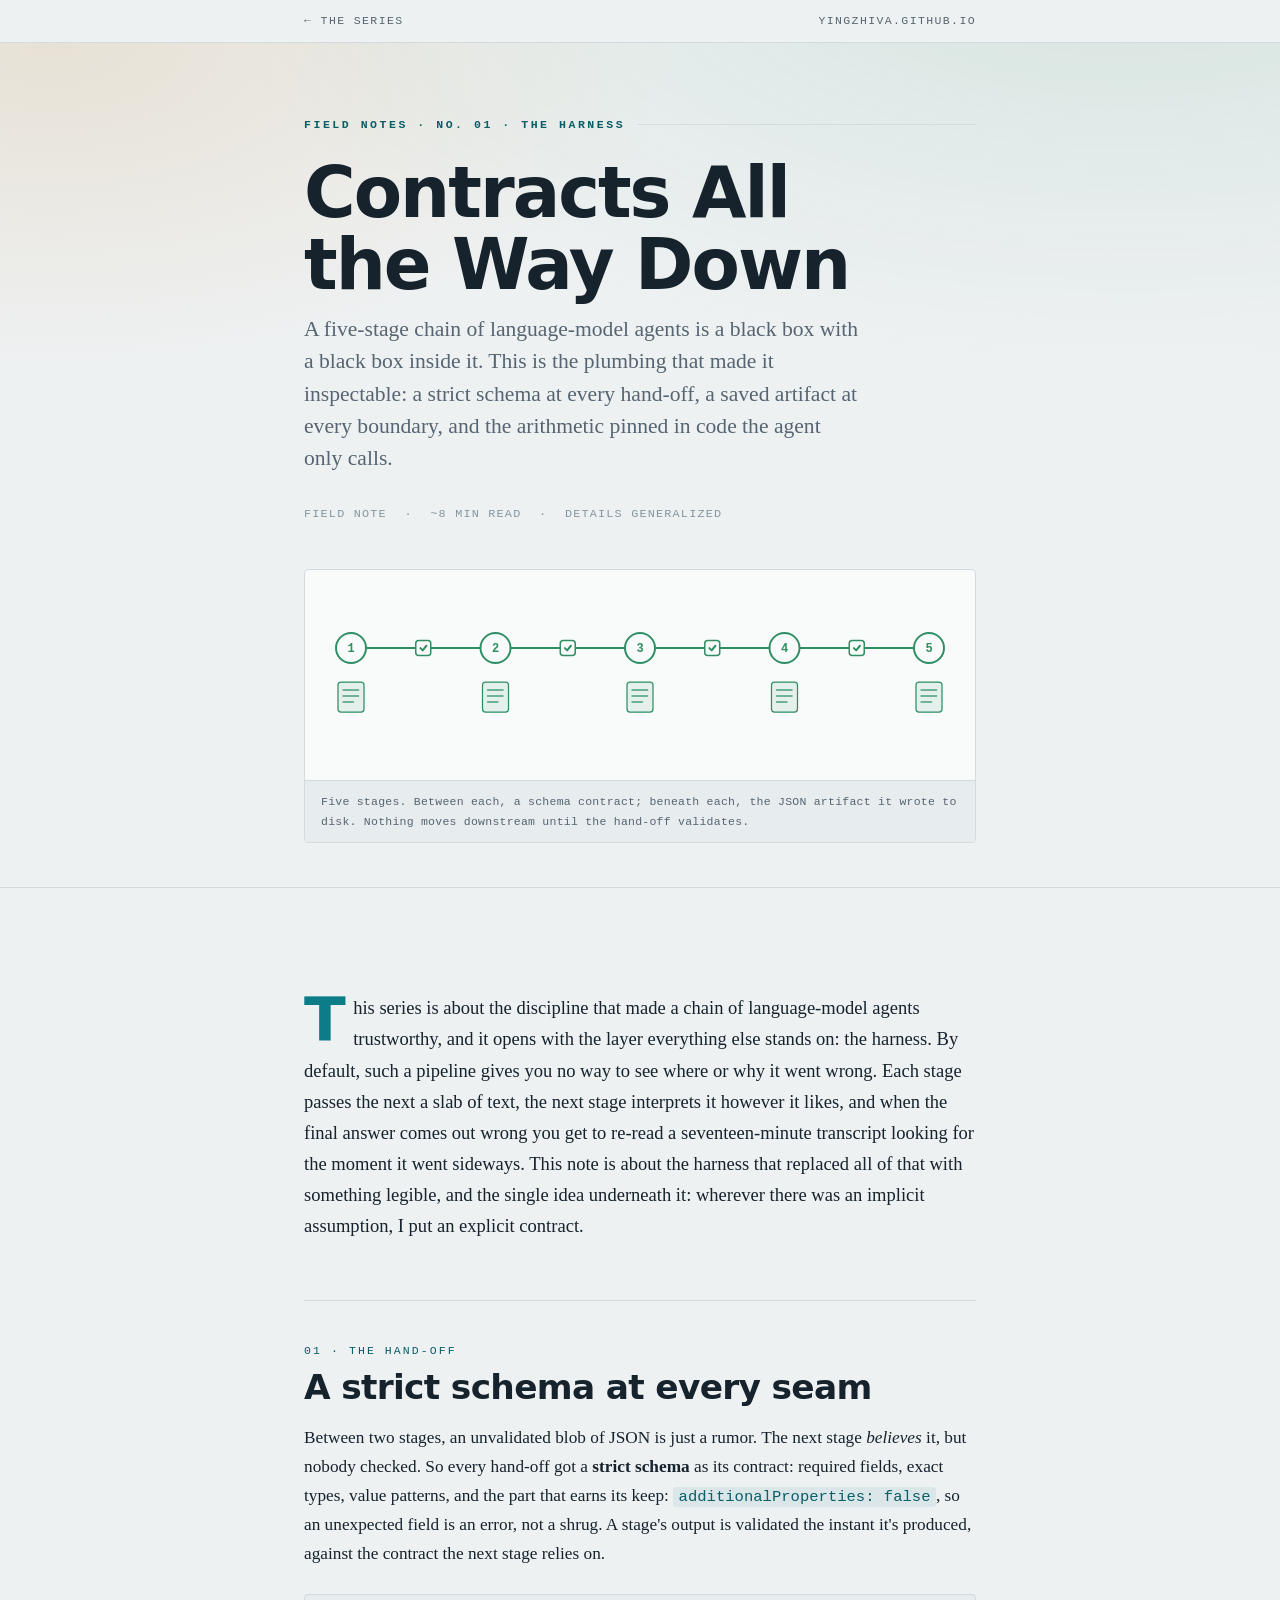
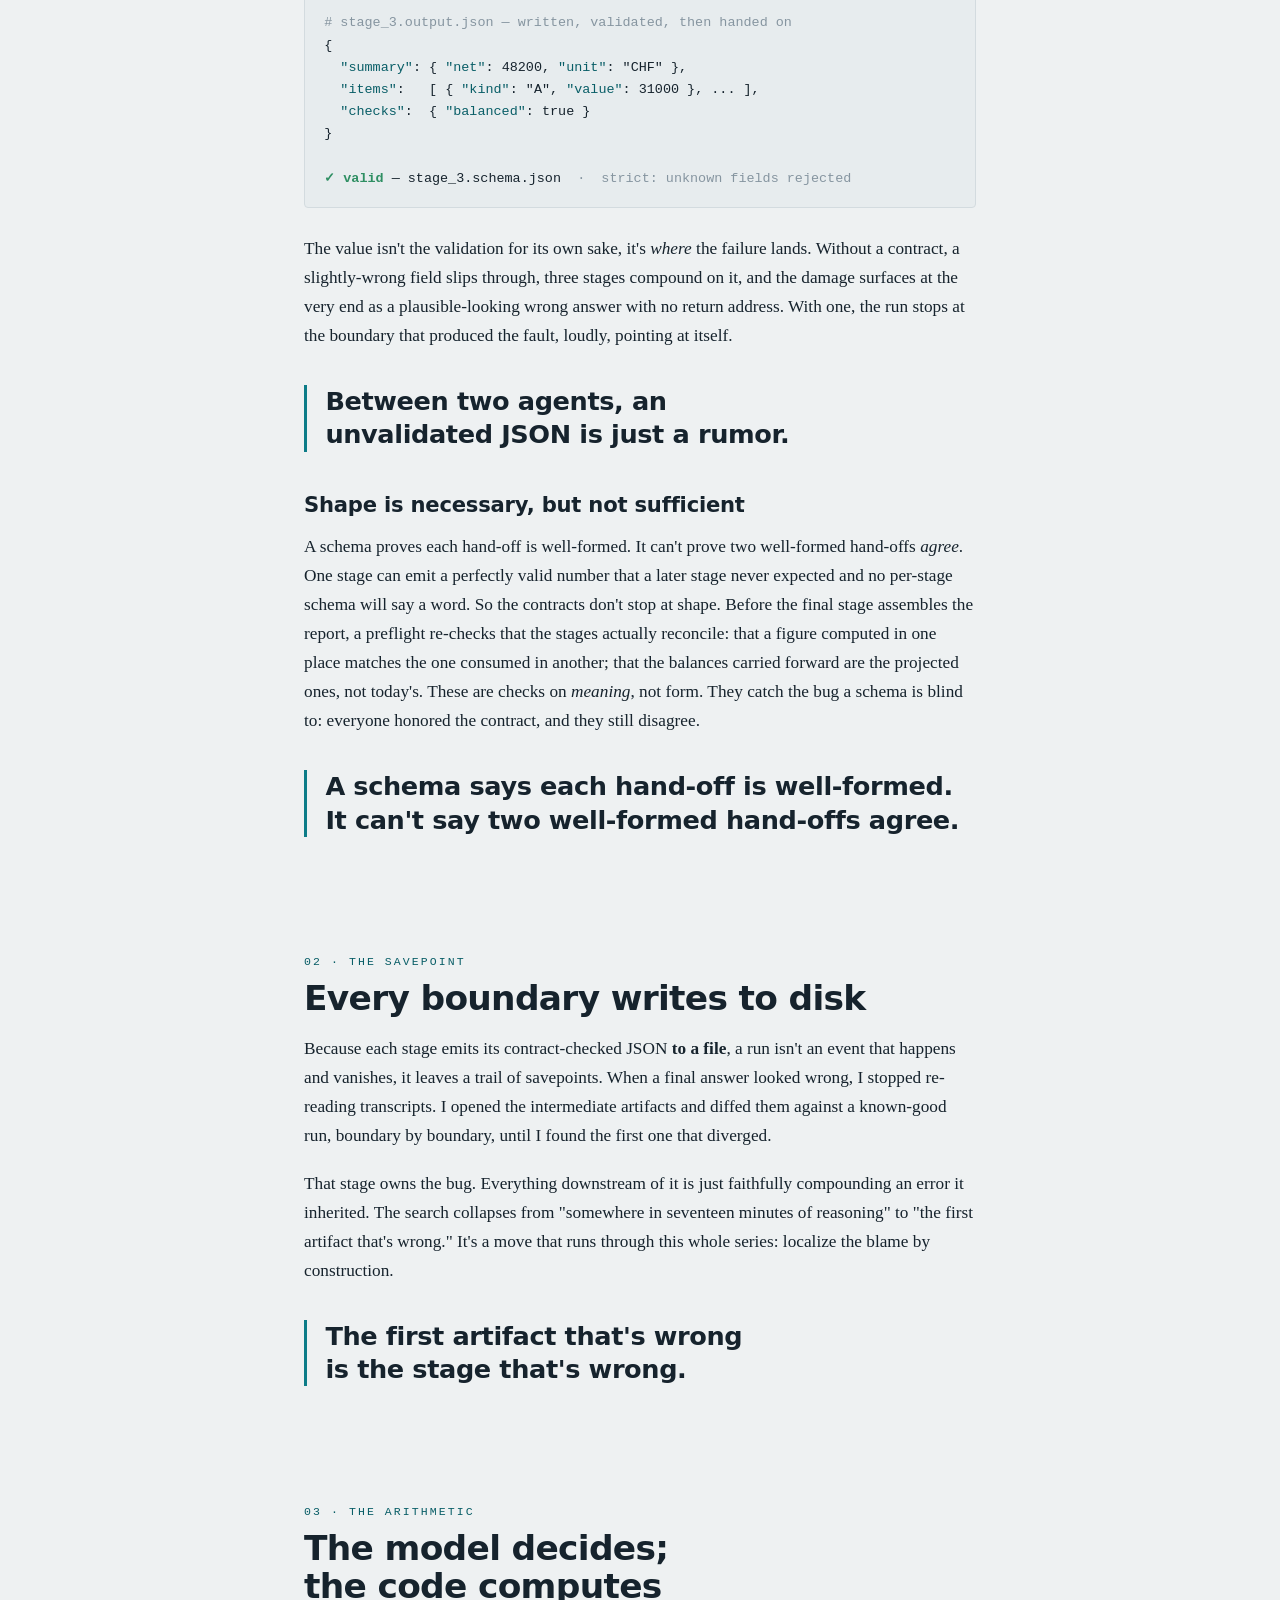
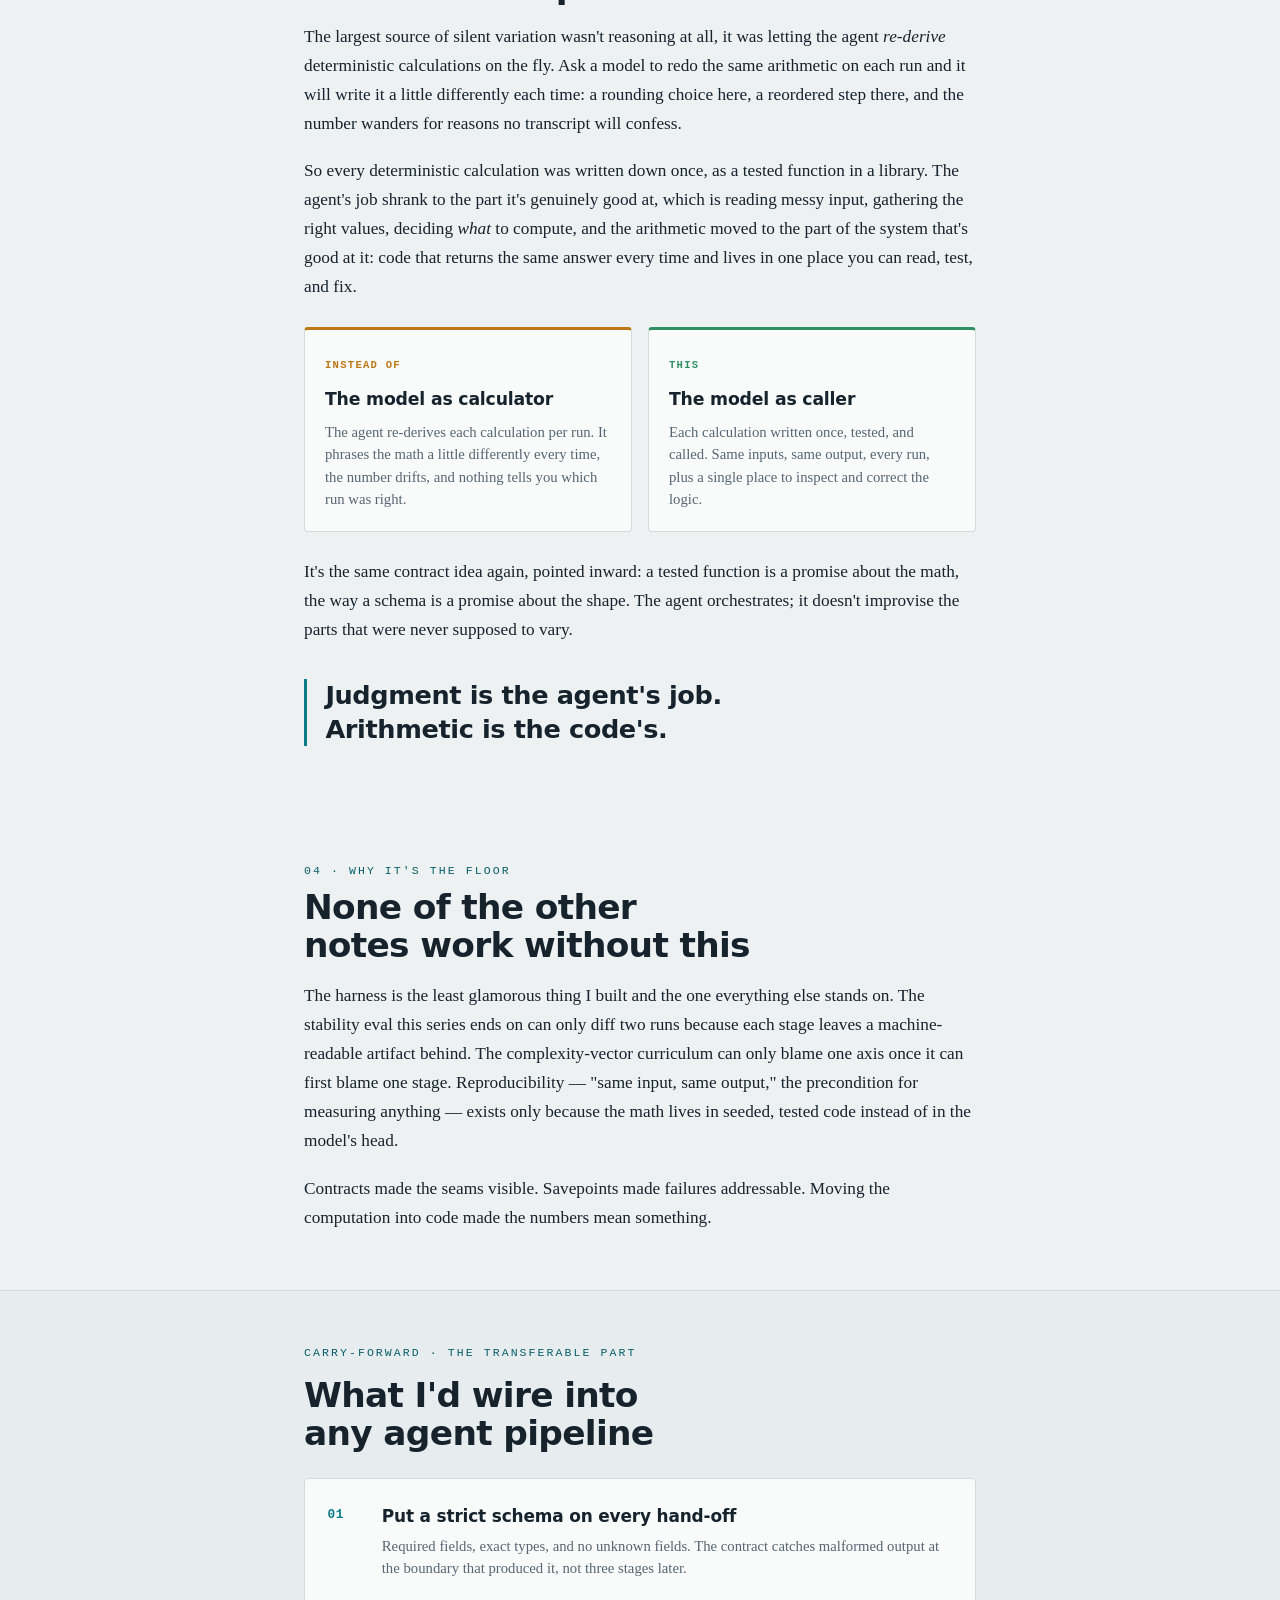
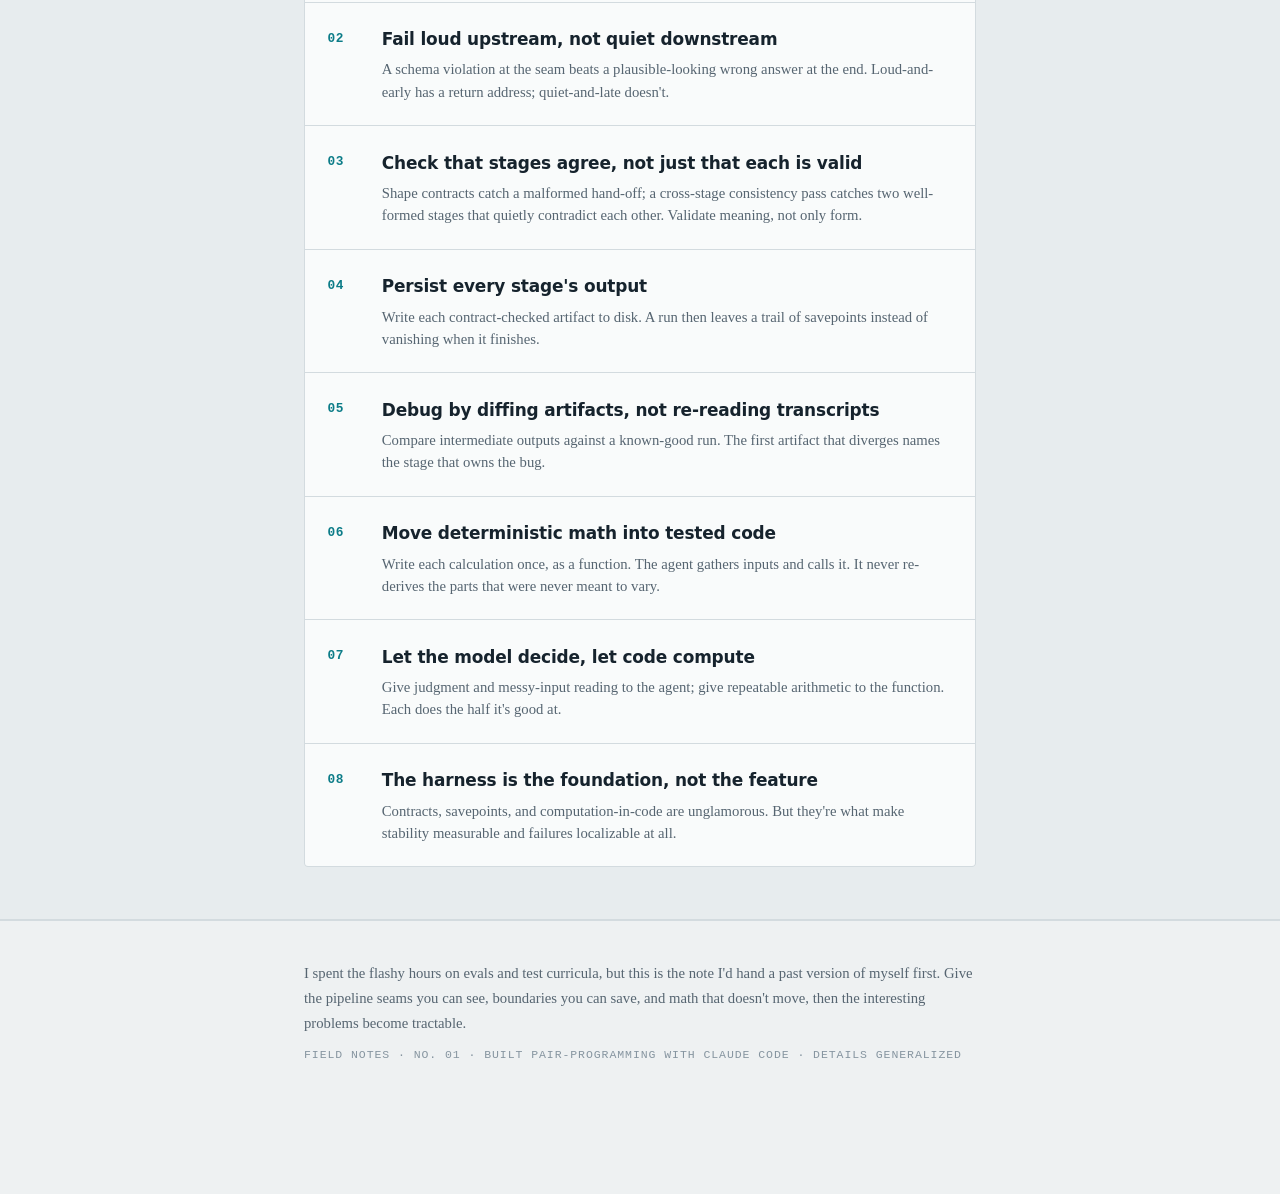
<file: notes/reliable-agents/contracts/index.html>
<!doctype html>
<html lang="en">
<head>
<meta charset="utf-8">
<meta name="viewport" content="width=device-width, initial-scale=1">
<meta name="description" content="Field note No. 01: the agent harness — strict JSON schemas as hand-off contracts, cross-stage consistency checks, inspectable per-stage artifacts, and deterministic math pinned in callable code.">
<meta name="color-scheme" content="light dark">
<meta property="og:type" content="article">
<meta property="og:title" content="Contracts All the Way Down">
<meta property="og:description" content="Field note No. 01: the agent harness — strict JSON schemas as hand-off contracts, cross-stage consistency checks, inspectable per-stage artifacts, and deterministic math pinned in callable code.">
<meta name="twitter:card" content="summary_large_image">
<style>html{-webkit-text-size-adjust:100%}img,canvas{max-width:100%}</style>
<title>Contracts All the Way Down</title>

<style>
  :root {
    --ground: #eef1f2;
    --surface: #f9fbfb;
    --surface-2: #e7ecee;
    --ink: #16232d;
    --muted: #566571;
    --faint: #8695a0;
    --hairline: #d3dbdf;
    --accent: #0c7c88;
    --accent-ink: #095e67;
    --stable: #2f8f63;
    --drift: #bd7714;
    --stable-wash: rgba(47,143,99,.12);
    --drift-wash: rgba(189,119,20,.13);

    --serif: "Charter", "Bitstream Charter", "Iowan Old Style", "Palatino Linotype", Georgia, ui-serif, serif;
    --sans: -apple-system, BlinkMacSystemFont, "Segoe UI", system-ui, "Helvetica Neue", Arial, sans-serif;
    --mono: ui-monospace, "SF Mono", "Cascadia Code", "JetBrains Mono", Menlo, Consolas, monospace;

    --fs-eyebrow: .72rem;
    --fs-body: 1.08rem;
    --fs-small: .92rem;
    --fs-h3: 1.32rem;
    --fs-h2: clamp(1.55rem, 1.15rem + 1.7vw, 2.15rem);
    --fs-dek: clamp(1.08rem, .95rem + .8vw, 1.35rem);
    --fs-title: clamp(2.5rem, 1.5rem + 4.6vw, 4.4rem);

    /* one measure: hero, prose, figures and tables share the same two edges */
    --col: 46rem;
    --wide: var(--col);
    --radius: 4px;
  }

  @media (prefers-color-scheme: dark) {
    :root {
      --ground: #0c141a; --surface: #121d25; --surface-2: #16232c;
      --ink: #dbe4e9; --muted: #8598a4; --faint: #61727e; --hairline: #26343d;
      --accent: #35b2bd; --accent-ink: #6fd3dc; --stable: #52bd88; --drift: #d79a41;
      --stable-wash: rgba(82,189,136,.14); --drift-wash: rgba(215,154,65,.15);
    }
  }
  :root[data-theme="light"] {
    --ground: #eef1f2; --surface: #f9fbfb; --surface-2: #e7ecee;
    --ink: #16232d; --muted: #566571; --faint: #8695a0; --hairline: #d3dbdf;
    --accent: #0c7c88; --accent-ink: #095e67; --stable: #2f8f63; --drift: #bd7714;
    --stable-wash: rgba(47,143,99,.12); --drift-wash: rgba(189,119,20,.13);
  }
  :root[data-theme="dark"] {
    --ground: #0c141a; --surface: #121d25; --surface-2: #16232c;
    --ink: #dbe4e9; --muted: #8598a4; --faint: #61727e; --hairline: #26343d;
    --accent: #35b2bd; --accent-ink: #6fd3dc; --stable: #52bd88; --drift: #d79a41;
    --stable-wash: rgba(82,189,136,.14); --drift-wash: rgba(215,154,65,.15);
  }

  * { box-sizing: border-box; }
  body {
    margin: 0; background: var(--ground); color: var(--ink);
    font-family: var(--serif); font-size: var(--fs-body); line-height: 1.68;
    -webkit-font-smoothing: antialiased; text-rendering: optimizeLegibility;
  }
  .col { max-width: var(--col); margin-inline: auto; padding-inline: clamp(1.25rem, 5vw, 2rem); }
  .wide { max-width: var(--wide); margin-inline: auto; padding-inline: clamp(1.25rem, 5vw, 2rem); }

  .eyebrow { font-family: var(--mono); font-size: var(--fs-eyebrow); letter-spacing: .22em; text-transform: uppercase; color: var(--accent-ink); font-weight: 600; }

  header.hero {
    border-bottom: 1px solid var(--hairline);
    padding-block: clamp(2.5rem, 6vw, 4.5rem) clamp(1.5rem, 4vw, 2.75rem);
    background:
      radial-gradient(120% 80% at 88% -10%, var(--stable-wash), transparent 60%),
      radial-gradient(90% 70% at 4% 0%, var(--drift-wash), transparent 55%);
  }
  .hero .kicker { display: flex; align-items: center; gap: .8rem; margin-bottom: 1.5rem; }
  .hero .kicker .rule { height: 1px; flex: 1; background: var(--hairline); }
  h1 { font-family: var(--sans); font-weight: 800; font-size: var(--fs-title); line-height: 1.02; letter-spacing: -.028em; margin: 0 0 .7rem; text-wrap: balance; }
  .dek { font-size: var(--fs-dek); color: var(--muted); line-height: 1.5; margin: 0 0 1.9rem; max-width: 35rem; text-wrap: pretty; }
  .meta { font-family: var(--mono); font-size: .74rem; letter-spacing: .1em; text-transform: uppercase; color: var(--faint); display: flex; flex-wrap: wrap; gap: .5rem 1.1rem; }

  figure.space { position: relative; margin: clamp(1.75rem, 4vw, 2.75rem) 0 0; border: 1px solid var(--hairline); border-radius: var(--radius); background: var(--surface); overflow: hidden; }
  figure.space .plot { position: relative; }
  figure.space canvas { display: block; width: 100%; height: 210px; }
  figure.space figcaption { border-top: 1px solid var(--hairline); font-family: var(--mono); font-size: .72rem; letter-spacing: .02em; color: var(--muted); padding: .7rem 1rem; background: var(--surface-2); }

  main { padding-block: clamp(2.5rem, 6vw, 4rem); }
  section { padding-block: clamp(1.5rem, 4vw, 2.5rem); }
  .snum { font-family: var(--mono); font-size: var(--fs-eyebrow); letter-spacing: .18em; text-transform: uppercase; color: var(--accent-ink); display: block; margin-bottom: .55rem; }
  h2 { font-family: var(--sans); font-weight: 750; font-size: var(--fs-h2); line-height: 1.1; letter-spacing: -.02em; margin: 0 0 1rem; text-wrap: balance; }
  h3 { font-family: var(--sans); font-weight: 700; font-size: var(--fs-h3); letter-spacing: -.01em; margin: 2rem 0 .6rem; }
  p { margin: 0 0 1.15rem; }
  .lead { font-size: 1.16rem; color: var(--ink); }
  a { color: var(--accent-ink); text-decoration-thickness: 1px; text-underline-offset: 2px; }
  strong { font-weight: 700; }
  em.term { font-style: normal; font-family: var(--mono); font-size: .9em; color: var(--accent-ink); background: color-mix(in srgb, var(--accent) 9%, transparent); padding: .05em .35em; border-radius: 3px; }

  .drop::first-letter { font-family: var(--sans); font-weight: 800; font-size: 3.3em; line-height: .82; float: left; padding: .04em .12em 0 0; color: var(--accent); }

  blockquote { margin: 2.2rem 0; padding-left: 1.15rem; border-left: 3px solid var(--accent); font-family: var(--sans); font-weight: 600; font-size: clamp(1.25rem, 1.05rem + 1vw, 1.6rem); line-height: 1.3; letter-spacing: -.015em; color: var(--ink); text-wrap: balance; }

  /* code snippet */
  .code { overflow-x: auto; background: var(--surface-2); border: 1px solid var(--hairline); border-radius: var(--radius); margin: 1.6rem 0; }
  .code pre { margin: 0; padding: 1.1rem 1.2rem; font-family: var(--mono); font-size: .84rem; line-height: 1.65; color: var(--ink); }
  .code .cm { color: var(--faint); }
  .code .ky { color: var(--accent-ink); }
  .code .ok { color: var(--stable); font-weight: 600; }
  .code .no { color: var(--drift); font-weight: 600; }

  /* contrast cards */
  .contrast { display: grid; grid-template-columns: 1fr 1fr; gap: 1rem; margin: 1.6rem 0; }
  @media (max-width: 34rem) { .contrast { grid-template-columns: 1fr; } }
  .card { border: 1px solid var(--hairline); border-radius: var(--radius); background: var(--surface); padding: 1.15rem 1.25rem 1.3rem; border-top-width: 3px; }
  .card.bad { border-top-color: var(--drift); }
  .card.good { border-top-color: var(--stable); }
  .card .role { font-family: var(--mono); font-size: .66rem; letter-spacing: .12em; text-transform: uppercase; font-weight: 600; }
  .card.bad .role { color: var(--drift); }
  .card.good .role { color: var(--stable); }
  .card h4 { font-family: var(--sans); font-size: 1.08rem; font-weight: 700; letter-spacing: -.01em; margin: .5rem 0 .45rem; }
  .card p { font-size: var(--fs-small); color: var(--muted); margin: 0; line-height: 1.5; }

  .band { background: var(--surface-2); border-block: 1px solid var(--hairline); padding-block: clamp(2rem, 5vw, 3.25rem); }

  .takes { list-style: none; margin: 0; padding: 0; display: grid; gap: 1px; background: var(--hairline); border: 1px solid var(--hairline); border-radius: var(--radius); overflow: hidden; counter-reset: t; }
  .takes li { background: var(--surface); padding: 1.3rem 1.4rem 1.4rem; display: grid; grid-template-columns: 2.4rem 1fr; gap: .4rem 1rem; align-items: start; counter-increment: t; }
  .takes li::before { content: counter(t, decimal-leading-zero); font-family: var(--mono); font-size: .8rem; font-weight: 600; color: var(--accent); padding-top: .28rem; letter-spacing: .05em; }
  .takes h4 { font-family: var(--sans); font-size: 1.06rem; font-weight: 700; letter-spacing: -.01em; margin: .12rem 0 .3rem; color: var(--ink); }
  .takes p { font-size: var(--fs-small); color: var(--muted); margin: 0; line-height: 1.5; }
  .takes .body { grid-column: 2; }

  footer { border-top: 1px solid var(--hairline); padding-block: 2.5rem 3.5rem; color: var(--muted); }
  footer p { font-size: var(--fs-small); margin: 0 0 .6rem; }
  footer .sig { font-family: var(--mono); font-size: .72rem; letter-spacing: .08em; text-transform: uppercase; color: var(--faint); }

  hr.tick { border: 0; height: 1px; background: var(--hairline); margin: 0; }

  @media (prefers-reduced-motion: reduce) { * { animation: none !important; transition: none !important; } }
  :focus-visible { outline: 2px solid var(--accent); outline-offset: 3px; border-radius: 2px; }
</style>
<script src="../../../assets/site.js"></script>
</head>
<body>
<div style="border-bottom:1px solid var(--hairline);"><div style="max-width:var(--wide,58rem);margin-inline:auto;padding:.7rem clamp(1.25rem,5vw,2rem);font-family:var(--mono);font-size:.72rem;letter-spacing:.12em;text-transform:uppercase;display:flex;justify-content:space-between;gap:1rem;"><a href="../" style="color:var(--muted);text-decoration:none;">&larr; The series</a><a href="../../../" style="color:var(--muted);text-decoration:none;">yingzhiva.github.io</a></div></div>
<header class="hero">
  <div class="wide">
    <div class="kicker">
      <span class="eyebrow">Field Notes &middot; No. 01 &middot; The Harness</span>
      <span class="rule"></span>
    </div>
    <h1>Contracts All the Way Down</h1>
    <p class="dek">A five-stage chain of language-model agents is a black box with a black box inside it. This is the plumbing that made it inspectable: a strict schema at every hand-off, a saved artifact at every boundary, and the arithmetic pinned in code the agent only calls.</p>
    <div class="meta">
      <span>Field note</span><span>&middot;</span><span>~8 min read</span><span>&middot;</span><span>Details generalized</span>
    </div>

    <figure class="space" aria-label="A five-stage pipeline. Between each stage sits a schema gate, and each stage emits a JSON artifact. A pulse travels left to right, validating each hand-off and lighting each artifact as it passes.">
      <div class="plot">
        <canvas id="pipe" width="1160" height="420"></canvas>
      </div>
      <figcaption>Five stages. Between each, a schema contract; beneath each, the JSON artifact it wrote to disk. Nothing moves downstream until the hand-off validates.</figcaption>
    </figure>
  </div>
</header>

<main>
  <div class="col">

    <section>
      <p class="lead drop">This series is about the discipline that made a chain of language-model agents trustworthy, and it opens with the layer everything else stands on: the harness. By default, such a pipeline gives you no way to see where or why it went wrong. Each stage passes the next a slab of text, the next stage interprets it however it likes, and when the final answer comes out wrong you get to re-read a seventeen-minute transcript looking for the moment it went sideways. This note is about the harness that replaced all of that with something legible, and the single idea underneath it: wherever there was an implicit assumption, I put an explicit contract.</p>
    </section>

    <hr class="tick" />

    <section>
      <span class="snum">01 &middot; The hand-off</span>
      <h2>A strict schema at every seam</h2>
      <p>Between two stages, an unvalidated blob of JSON is just a rumor. The next stage <em>believes</em> it, but nobody checked. So every hand-off got a <strong>strict schema</strong> as its contract: required fields, exact types, value patterns, and the part that earns its keep: <em class="term">additionalProperties: false</em>, so an unexpected field is an error, not a shrug. A stage's output is validated the instant it's produced, against the contract the next stage relies on.</p>

      <div class="code" role="img" aria-label="Example: a stage-3 output JSON validated against its schema, strict mode, unknown fields rejected.">
<pre><span class="cm"># stage_3.output.json — written, validated, then handed on</span>
{
  <span class="ky">"summary"</span>: { <span class="ky">"net"</span>: 48200, <span class="ky">"unit"</span>: "CHF" },
  <span class="ky">"items"</span>:   [ { <span class="ky">"kind"</span>: "A", <span class="ky">"value"</span>: 31000 }, ... ],
  <span class="ky">"checks"</span>:  { <span class="ky">"balanced"</span>: true }
}

<span class="ok">&check; valid</span> &mdash; stage_3.schema.json  <span class="cm">·  strict: unknown fields rejected</span></pre>
      </div>

      <p>The value isn't the validation for its own sake, it's <em>where</em> the failure lands. Without a contract, a slightly-wrong field slips through, three stages compound on it, and the damage surfaces at the very end as a plausible-looking wrong answer with no return address. With one, the run stops at the boundary that produced the fault, loudly, pointing at itself.</p>
      <blockquote>Between two agents, an unvalidated JSON is just a rumor.</blockquote>

      <h3>Shape is necessary, but not sufficient</h3>
      <p>A schema proves each hand-off is well-formed. It can't prove two well-formed hand-offs <em>agree</em>. One stage can emit a perfectly valid number that a later stage never expected and no per-stage schema will say a word. So the contracts don't stop at shape. Before the final stage assembles the report, a preflight re-checks that the stages actually reconcile: that a figure computed in one place matches the one consumed in another; that the balances carried forward are the projected ones, not today's. These are checks on <em>meaning</em>, not form. They catch the bug a schema is blind to: everyone honored the contract, and they still disagree.</p>
      <blockquote>A schema says each hand-off is well-formed. It can't say two well-formed hand-offs agree.</blockquote>
    </section>

    <section>
      <span class="snum">02 &middot; The savepoint</span>
      <h2>Every boundary writes to disk</h2>
      <p>Because each stage emits its contract-checked JSON <strong>to a file</strong>, a run isn't an event that happens and vanishes, it leaves a trail of savepoints. When a final answer looked wrong, I stopped re-reading transcripts. I opened the intermediate artifacts and diffed them against a known-good run, boundary by boundary, until I found the first one that diverged.</p>
      <p>That stage owns the bug. Everything downstream of it is just faithfully compounding an error it inherited. The search collapses from "somewhere in seventeen minutes of reasoning" to "the first artifact that's wrong." It's a move that runs through this whole series: localize the blame by construction.</p>
      <blockquote>The first artifact that's wrong is the stage that's wrong.</blockquote>
    </section>

    <section>
      <span class="snum">03 &middot; The arithmetic</span>
      <h2>The model decides; the code computes</h2>
      <p>The largest source of silent variation wasn't reasoning at all, it was letting the agent <em>re-derive</em> deterministic calculations on the fly. Ask a model to redo the same arithmetic on each run and it will write it a little differently each time: a rounding choice here, a reordered step there, and the number wanders for reasons no transcript will confess.</p>
      <p>So every deterministic calculation was written down once, as a tested function in a library. The agent's job shrank to the part it's genuinely good at, which is reading messy input, gathering the right values, deciding <em>what</em> to compute, and the arithmetic moved to the part of the system that's good at it: code that returns the same answer every time and lives in one place you can read, test, and fix.</p>

      <div class="contrast">
        <div class="card bad">
          <span class="role">Instead of</span>
          <h4>The model as calculator</h4>
          <p>The agent re-derives each calculation per run. It phrases the math a little differently every time, the number drifts, and nothing tells you which run was right.</p>
        </div>
        <div class="card good">
          <span class="role">This</span>
          <h4>The model as caller</h4>
          <p>Each calculation written once, tested, and called. Same inputs, same output, every run, plus a single place to inspect and correct the logic.</p>
        </div>
      </div>

      <p>It's the same contract idea again, pointed inward: a tested function is a promise about the math, the way a schema is a promise about the shape. The agent orchestrates; it doesn't improvise the parts that were never supposed to vary.</p>
      <blockquote>Judgment is the agent's job. Arithmetic is the code's.</blockquote>
    </section>

    <section>
      <span class="snum">04 &middot; Why it's the floor</span>
      <h2>None of the other notes work without this</h2>
      <p>The harness is the least glamorous thing I built and the one everything else stands on. The stability eval this series ends on can only diff two runs because each stage leaves a machine-readable artifact behind. The complexity-vector curriculum can only blame one axis once it can first blame one stage. Reproducibility &mdash; "same input, same output," the precondition for measuring anything &mdash; exists only because the math lives in seeded, tested code instead of in the model's head.</p>
      <p>Contracts made the seams visible. Savepoints made failures addressable. Moving the computation into code made the numbers mean something.</p>
    </section>

  </div>

  <div class="band">
    <div class="col" style="padding-top:0;padding-bottom:0;">
      <span class="snum" style="margin-bottom:.9rem;">Carry-forward &middot; The transferable part</span>
      <h2 style="margin-bottom:1.6rem;">What I'd wire into any agent pipeline</h2>
    </div>
    <div class="col">
      <ol class="takes">
        <li><div class="body"><h4>Put a strict schema on every hand-off</h4><p>Required fields, exact types, and no unknown fields. The contract catches malformed output at the boundary that produced it, not three stages later.</p></div></li>
        <li><div class="body"><h4>Fail loud upstream, not quiet downstream</h4><p>A schema violation at the seam beats a plausible-looking wrong answer at the end. Loud-and-early has a return address; quiet-and-late doesn't.</p></div></li>
        <li><div class="body"><h4>Check that stages agree, not just that each is valid</h4><p>Shape contracts catch a malformed hand-off; a cross-stage consistency pass catches two well-formed stages that quietly contradict each other. Validate meaning, not only form.</p></div></li>
        <li><div class="body"><h4>Persist every stage's output</h4><p>Write each contract-checked artifact to disk. A run then leaves a trail of savepoints instead of vanishing when it finishes.</p></div></li>
        <li><div class="body"><h4>Debug by diffing artifacts, not re-reading transcripts</h4><p>Compare intermediate outputs against a known-good run. The first artifact that diverges names the stage that owns the bug.</p></div></li>
        <li><div class="body"><h4>Move deterministic math into tested code</h4><p>Write each calculation once, as a function. The agent gathers inputs and calls it. It never re-derives the parts that were never meant to vary.</p></div></li>
        <li><div class="body"><h4>Let the model decide, let code compute</h4><p>Give judgment and messy-input reading to the agent; give repeatable arithmetic to the function. Each does the half it's good at.</p></div></li>
        <li><div class="body"><h4>The harness is the foundation, not the feature</h4><p>Contracts, savepoints, and computation-in-code are unglamorous. But they're what make stability measurable and failures localizable at all.</p></div></li>
      </ol>
    </div>
  </div>

  <footer>
    <div class="col">
      <p>I spent the flashy hours on evals and test curricula, but this is the note I'd hand a past version of myself first. Give the pipeline seams you can see, boundaries you can save, and math that doesn't move,  then the interesting problems become tractable.</p>
      <p class="sig">Field notes &middot; No. 01 &middot; built pair-programming with Claude Code &middot; details generalized</p>
    </div>
  </footer>
</main>

<script>
  (function () {
    var canvas = document.getElementById("pipe");
    if (!canvas || !canvas.getContext) return;
    var ctx = canvas.getContext("2d");
    var reduce = window.matchMedia && window.matchMedia("(prefers-reduced-motion: reduce)").matches;

    var N = 5;
    function tokens() {
      var s = getComputedStyle(document.documentElement);
      return {
        accent: s.getPropertyValue("--accent").trim() || "#0c7c88",
        stable: s.getPropertyValue("--stable").trim() || "#2f8f63",
        grid:   s.getPropertyValue("--hairline").trim() || "#d3dbdf",
        muted:  s.getPropertyValue("--muted").trim() || "#566571",
        surface:s.getPropertyValue("--surface").trim() || "#f9fbfb",
        faint:  s.getPropertyValue("--faint").trim() || "#8695a0"
      };
    }

    var W = 0, H = 210, dpr = 1, padX = 46, nodeY = 78, r = 15;
    function resize() {
      var rect = canvas.getBoundingClientRect();
      dpr = Math.min(window.devicePixelRatio || 1, 2);
      W = Math.max(320, rect.width);
      canvas.width = Math.round(W * dpr); canvas.height = Math.round(H * dpr);
      ctx.setTransform(dpr, 0, 0, dpr, 0, 0);
    }
    function nx(i) { return padX + i * (W - 2 * padX) / (N - 1); }

    function rrect(x, y, w, h, rad) {
      ctx.beginPath();
      ctx.moveTo(x + rad, y);
      ctx.arcTo(x + w, y, x + w, y + h, rad);
      ctx.arcTo(x + w, y + h, x, y + h, rad);
      ctx.arcTo(x, y + h, x, y, rad);
      ctx.arcTo(x, y, x + w, y, rad);
      ctx.closePath();
    }
    function check(cx, cy, s, color) {
      ctx.strokeStyle = color; ctx.lineWidth = 2; ctx.lineCap = "round"; ctx.lineJoin = "round";
      ctx.beginPath();
      ctx.moveTo(cx - s * .38, cy + s * .02);
      ctx.lineTo(cx - s * .08, cy + s * .32);
      ctx.lineTo(cx + s * .42, cy - s * .3);
      ctx.stroke();
    }

    function draw(prog) {
      var c = tokens();
      ctx.clearRect(0, 0, W, H);
      // pulse position along the chain, prog in [0,1] over N-1 segments
      var f = prog * (N - 1);
      var pulseX = nx(Math.min(N - 1, Math.floor(f))) +
                   (f - Math.floor(f)) * ((N > 1) ? (nx(1) - nx(0)) : 0);
      if (f >= N - 1) pulseX = nx(N - 1);

      // connectors
      for (var i = 0; i < N - 1; i++) {
        var x1 = nx(i) + r, x2 = nx(i + 1) - r;
        ctx.strokeStyle = c.grid; ctx.lineWidth = 2;
        ctx.beginPath(); ctx.moveTo(x1, nodeY); ctx.lineTo(x2, nodeY); ctx.stroke();
        // traversed portion in stable
        var reachedX = Math.max(x1, Math.min(x2, pulseX));
        if (pulseX > x1) {
          ctx.strokeStyle = c.stable; ctx.lineWidth = 2;
          ctx.beginPath(); ctx.moveTo(x1, nodeY); ctx.lineTo(reachedX, nodeY); ctx.stroke();
        }
        // schema gate at midpoint
        var gx = (nx(i) + nx(i + 1)) / 2, gs = 15, validated = pulseX >= gx;
        ctx.fillStyle = c.surface;
        rrect(gx - gs / 2, nodeY - gs / 2, gs, gs, 3); ctx.fill();
        ctx.strokeStyle = validated ? c.stable : c.grid; ctx.lineWidth = 1.5;
        rrect(gx - gs / 2, nodeY - gs / 2, gs, gs, 3); ctx.stroke();
        if (validated) check(gx, nodeY, gs * .5, c.stable);
        else {
          ctx.fillStyle = c.faint; ctx.font = "600 9px " + "ui-monospace, monospace";
          ctx.textAlign = "center"; ctx.textBaseline = "middle";
          ctx.fillText("{ }", gx, nodeY + .5);
        }
      }

      // artifacts under each node + nodes
      for (var n = 0; n < N; n++) {
        var x = nx(n), reached = pulseX >= x - 0.5;
        // artifact card
        var aw = 26, ah = 30, ax = x - aw / 2, ay = nodeY + 34;
        ctx.fillStyle = reached ? "transparent" : "transparent";
        rrect(ax, ay, aw, ah, 3);
        ctx.fillStyle = reached ? (c.stable) : c.surface;
        ctx.globalAlpha = reached ? 0.10 : 1; ctx.fill(); ctx.globalAlpha = 1;
        ctx.strokeStyle = reached ? c.stable : c.grid; ctx.lineWidth = 1.25;
        rrect(ax, ay, aw, ah, 3); ctx.stroke();
        // little text lines inside the artifact
        ctx.strokeStyle = reached ? c.stable : c.faint; ctx.globalAlpha = reached ? .85 : .5; ctx.lineWidth = 1.4;
        for (var L = 0; L < 3; L++) {
          var ly = ay + 8 + L * 6, lw = (L === 2 ? aw * .4 : aw * .6);
          ctx.beginPath(); ctx.moveTo(ax + 5, ly); ctx.lineTo(ax + 5 + lw, ly); ctx.stroke();
        }
        ctx.globalAlpha = 1;

        // node
        ctx.beginPath(); ctx.fillStyle = c.surface; ctx.arc(x, nodeY, r, 0, Math.PI * 2); ctx.fill();
        ctx.lineWidth = 2; ctx.strokeStyle = reached ? c.stable : c.accent;
        ctx.beginPath(); ctx.arc(x, nodeY, r, 0, Math.PI * 2); ctx.stroke();
        ctx.fillStyle = reached ? c.stable : c.accent;
        ctx.font = "600 12px ui-monospace, monospace"; ctx.textAlign = "center"; ctx.textBaseline = "middle";
        ctx.fillText(String(n + 1), x, nodeY + .5);
      }

      // pulse
      if (prog > 0 && prog < 1) {
        ctx.beginPath(); ctx.fillStyle = c.accent; ctx.globalAlpha = .22; ctx.arc(pulseX, nodeY, 8, 0, Math.PI * 2); ctx.fill(); ctx.globalAlpha = 1;
        ctx.beginPath(); ctx.fillStyle = c.accent; ctx.arc(pulseX, nodeY, 3.4, 0, Math.PI * 2); ctx.fill();
      }
    }

    var start = null, DUR = 2600, HOLD = 900, cycle = DUR + HOLD;
    function frame(ts) {
      if (start === null) start = ts;
      var e = (ts - start) % cycle;
      var prog = e < DUR ? e / DUR : 1;
      var teased = prog >= 1 ? 1 : 1 - Math.pow(1 - prog, 2);
      draw(teased);
      requestAnimationFrame(frame);
    }
    function run() { resize(); if (reduce) draw(1); else { start = null; requestAnimationFrame(frame); } }
    run();

    var rt;
    window.addEventListener("resize", function () { clearTimeout(rt); rt = setTimeout(run, 180); });
    var mq = window.matchMedia("(prefers-color-scheme: dark)");
    if (mq.addEventListener) mq.addEventListener("change", function () { if (reduce) draw(1); });
    new MutationObserver(function () { if (reduce) draw(1); }).observe(document.documentElement, { attributes: true, attributeFilter: ["data-theme"] });
  })();
</script>
</body>
</html>
</file>
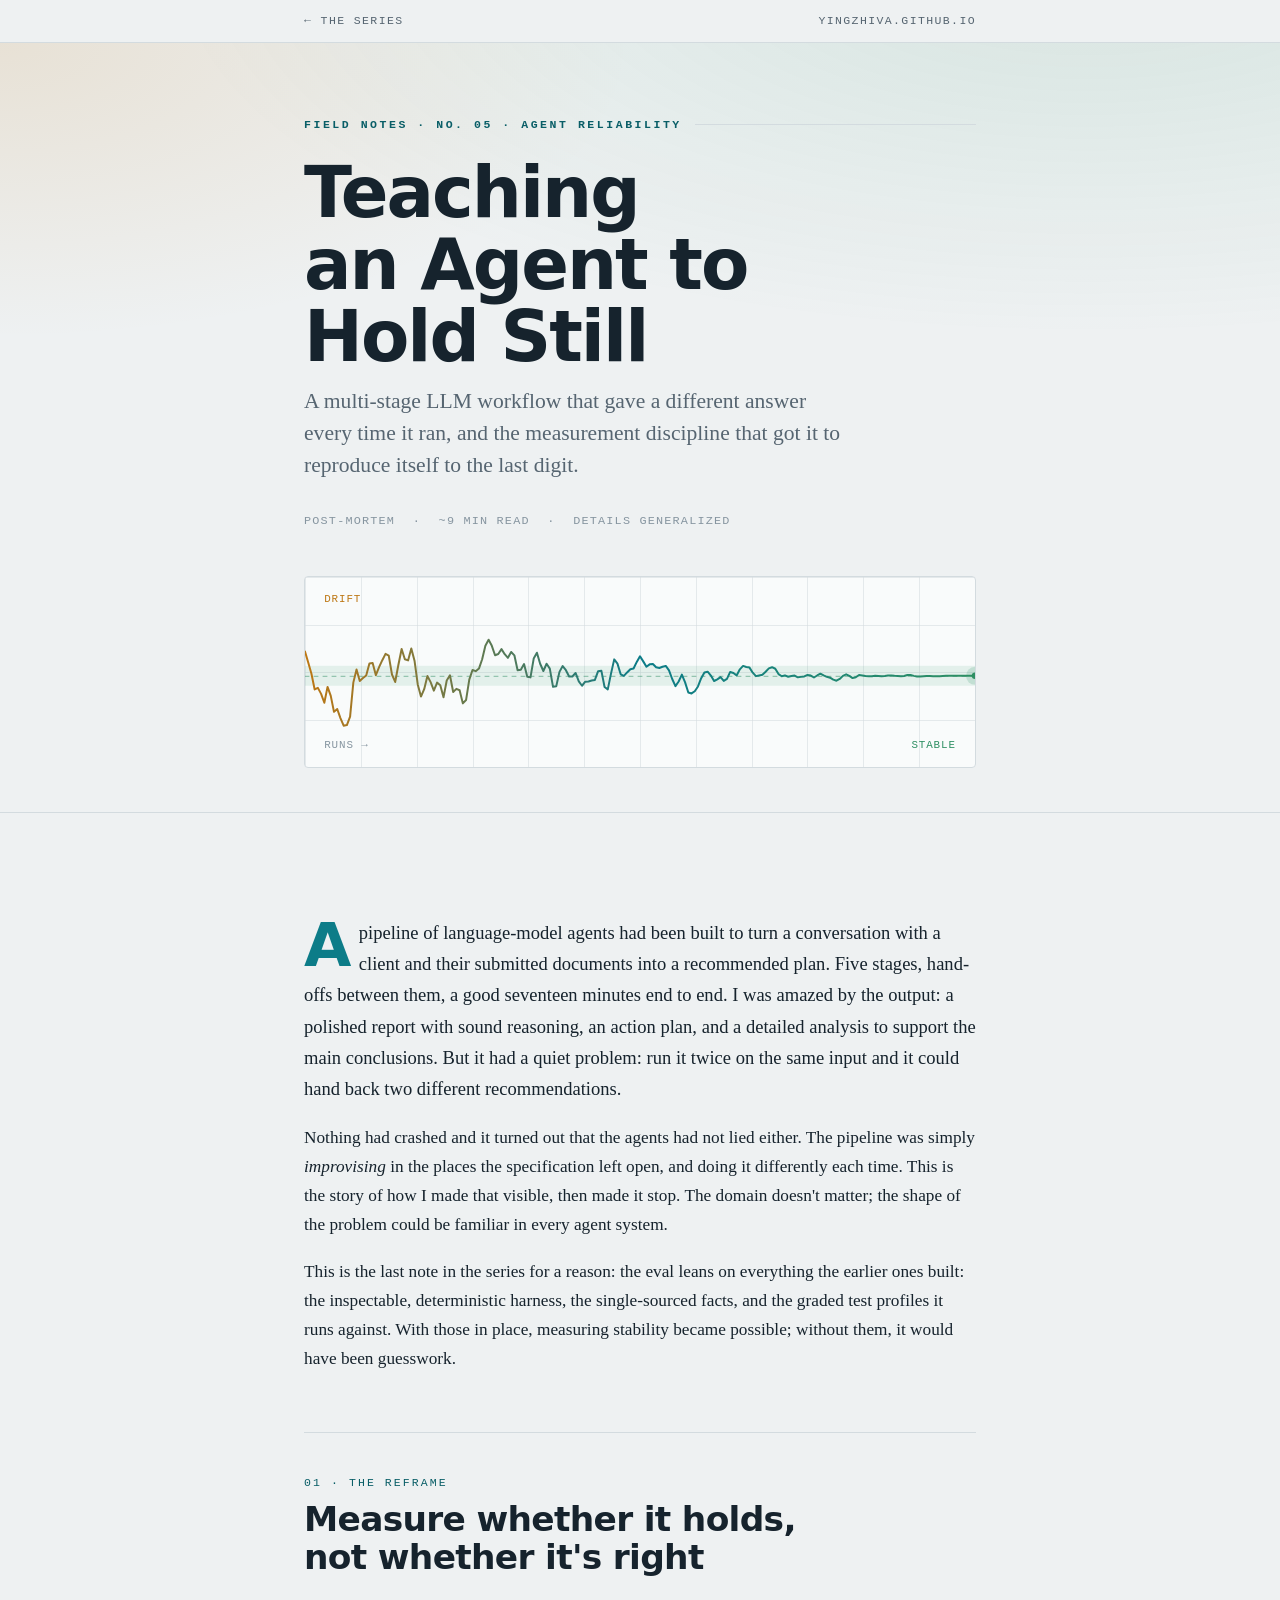
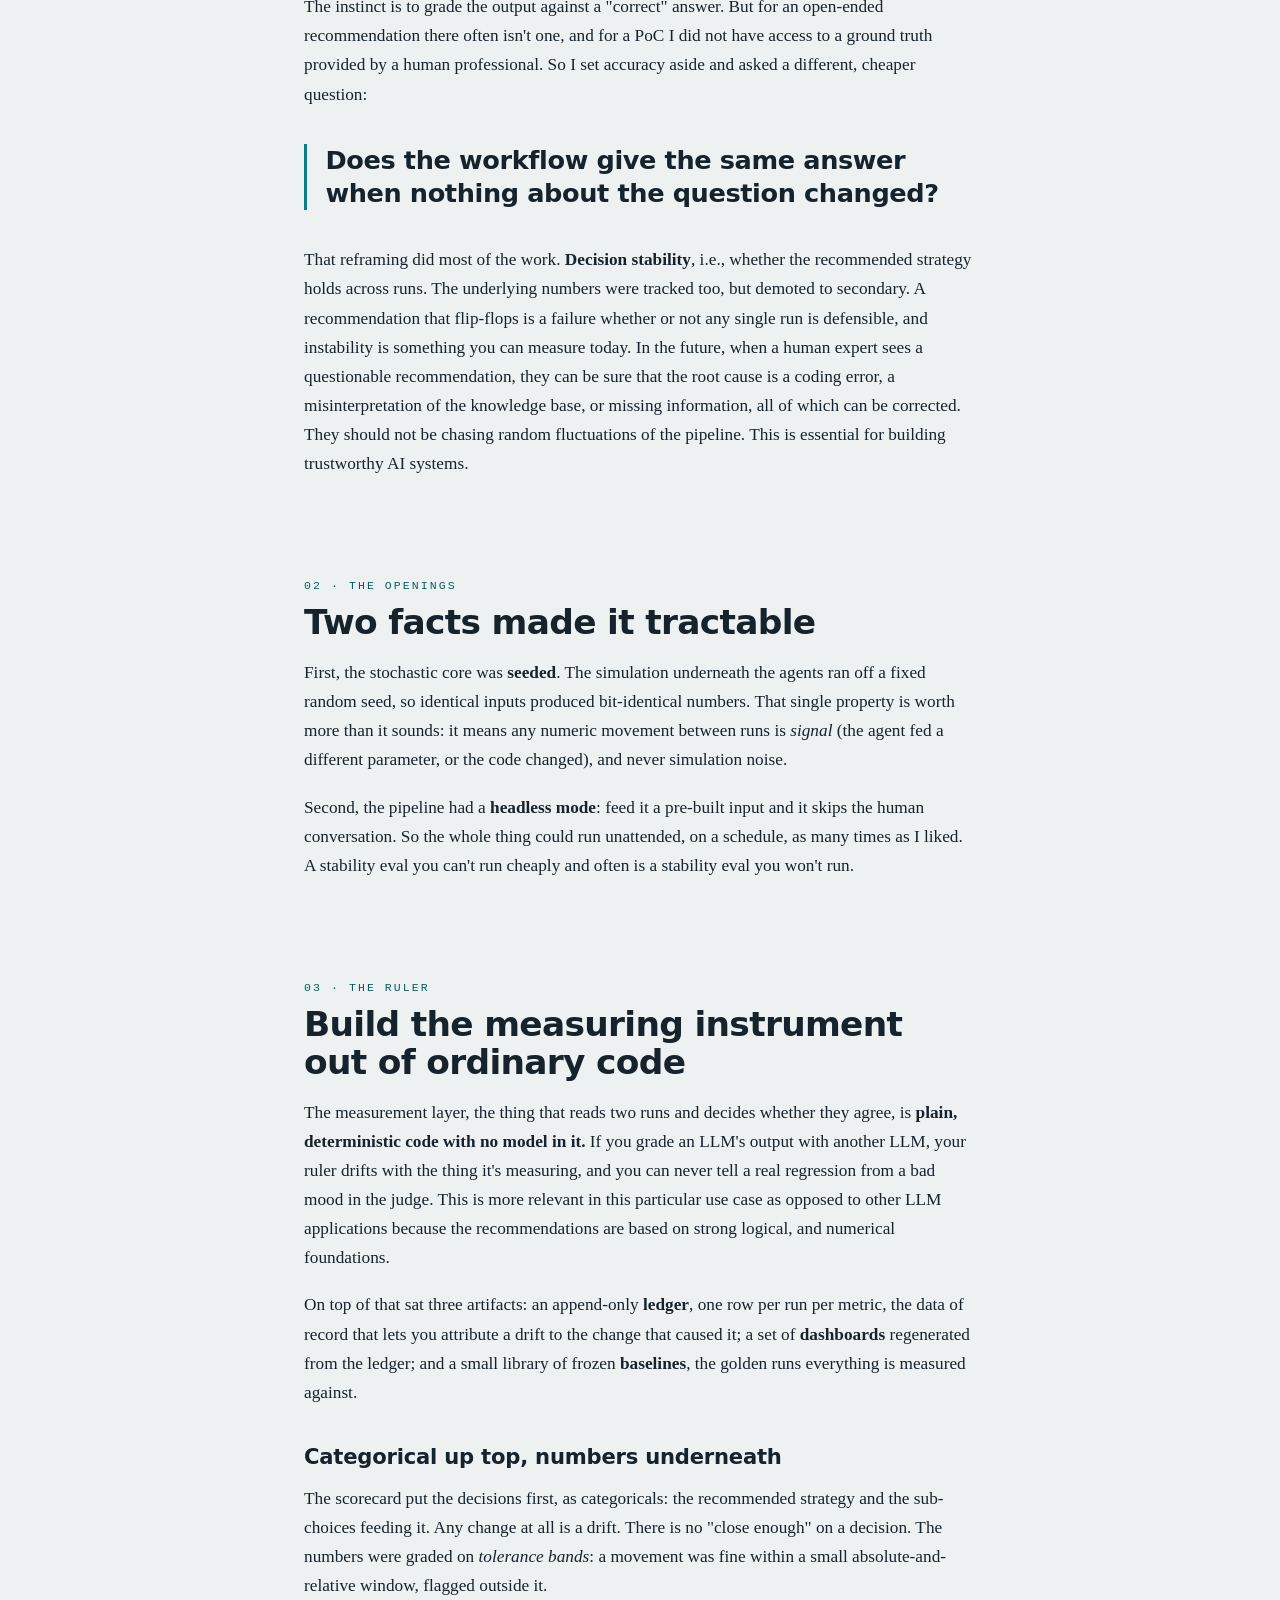
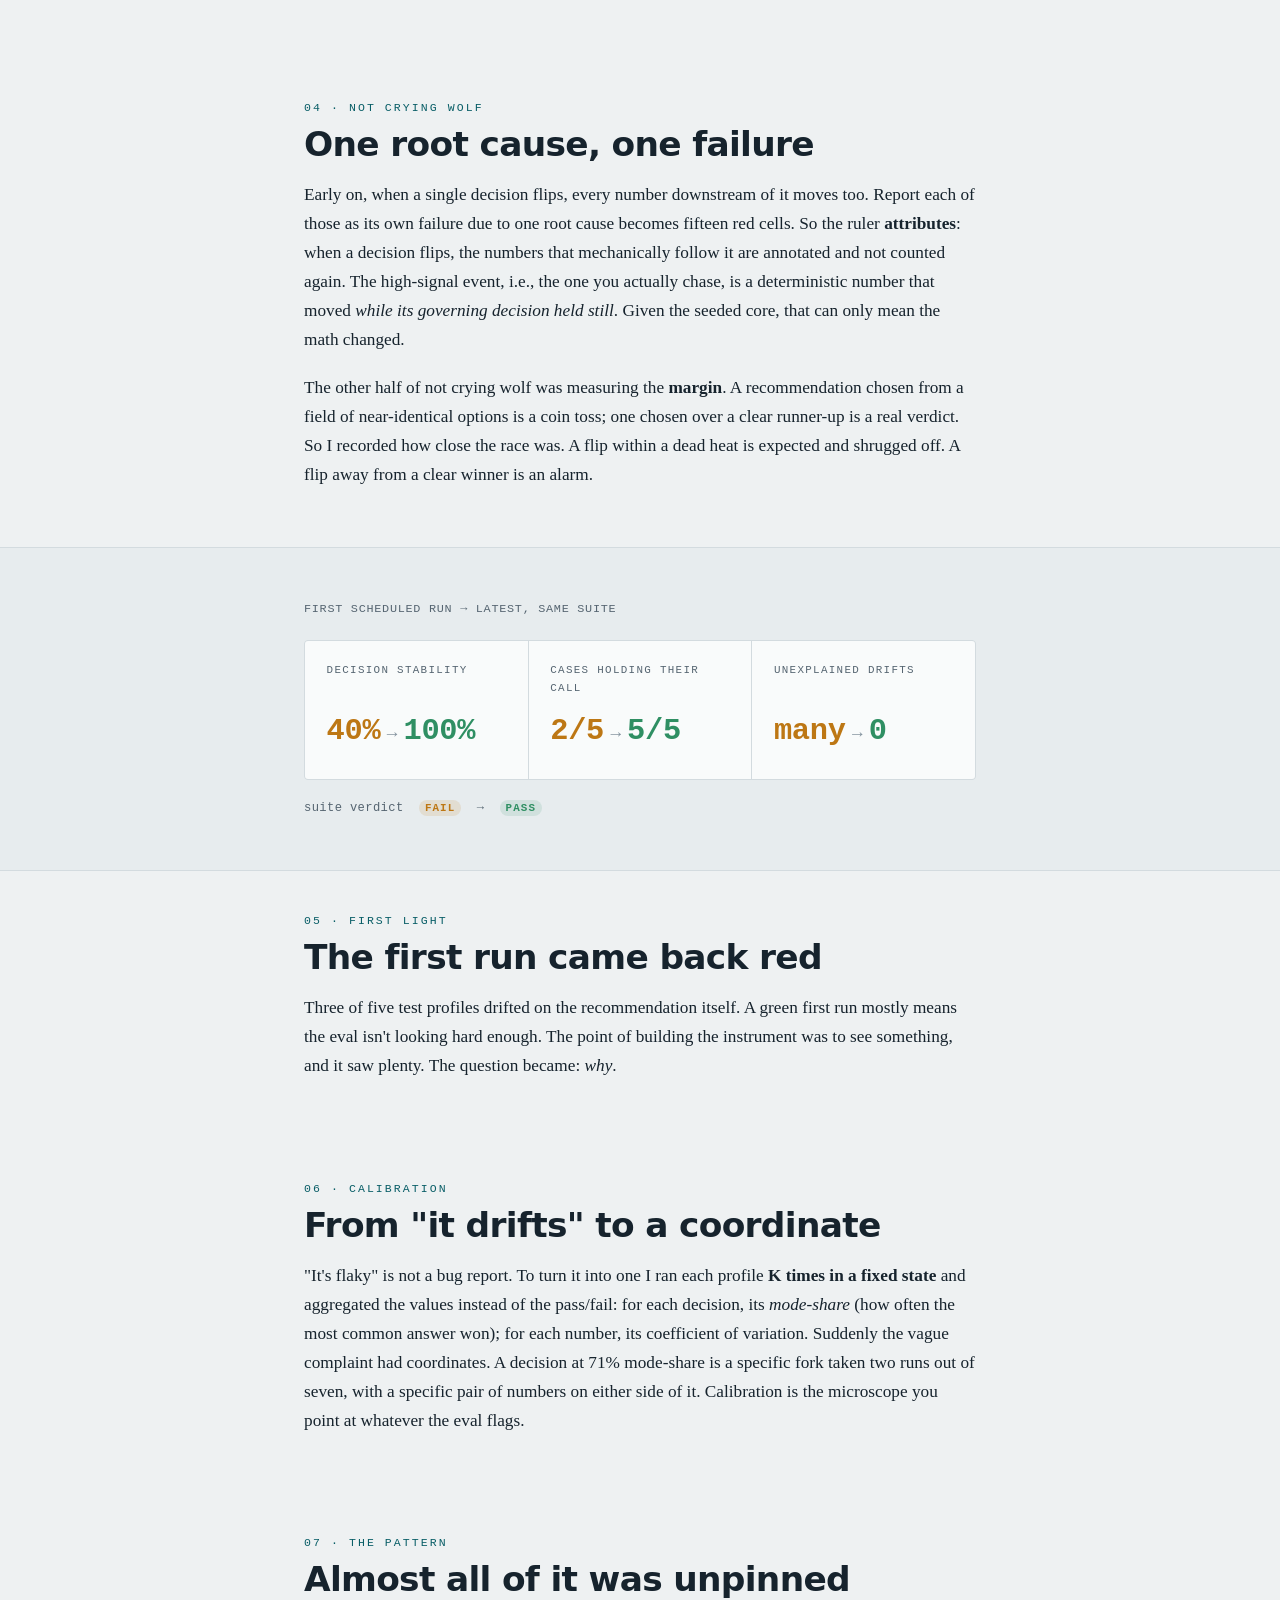
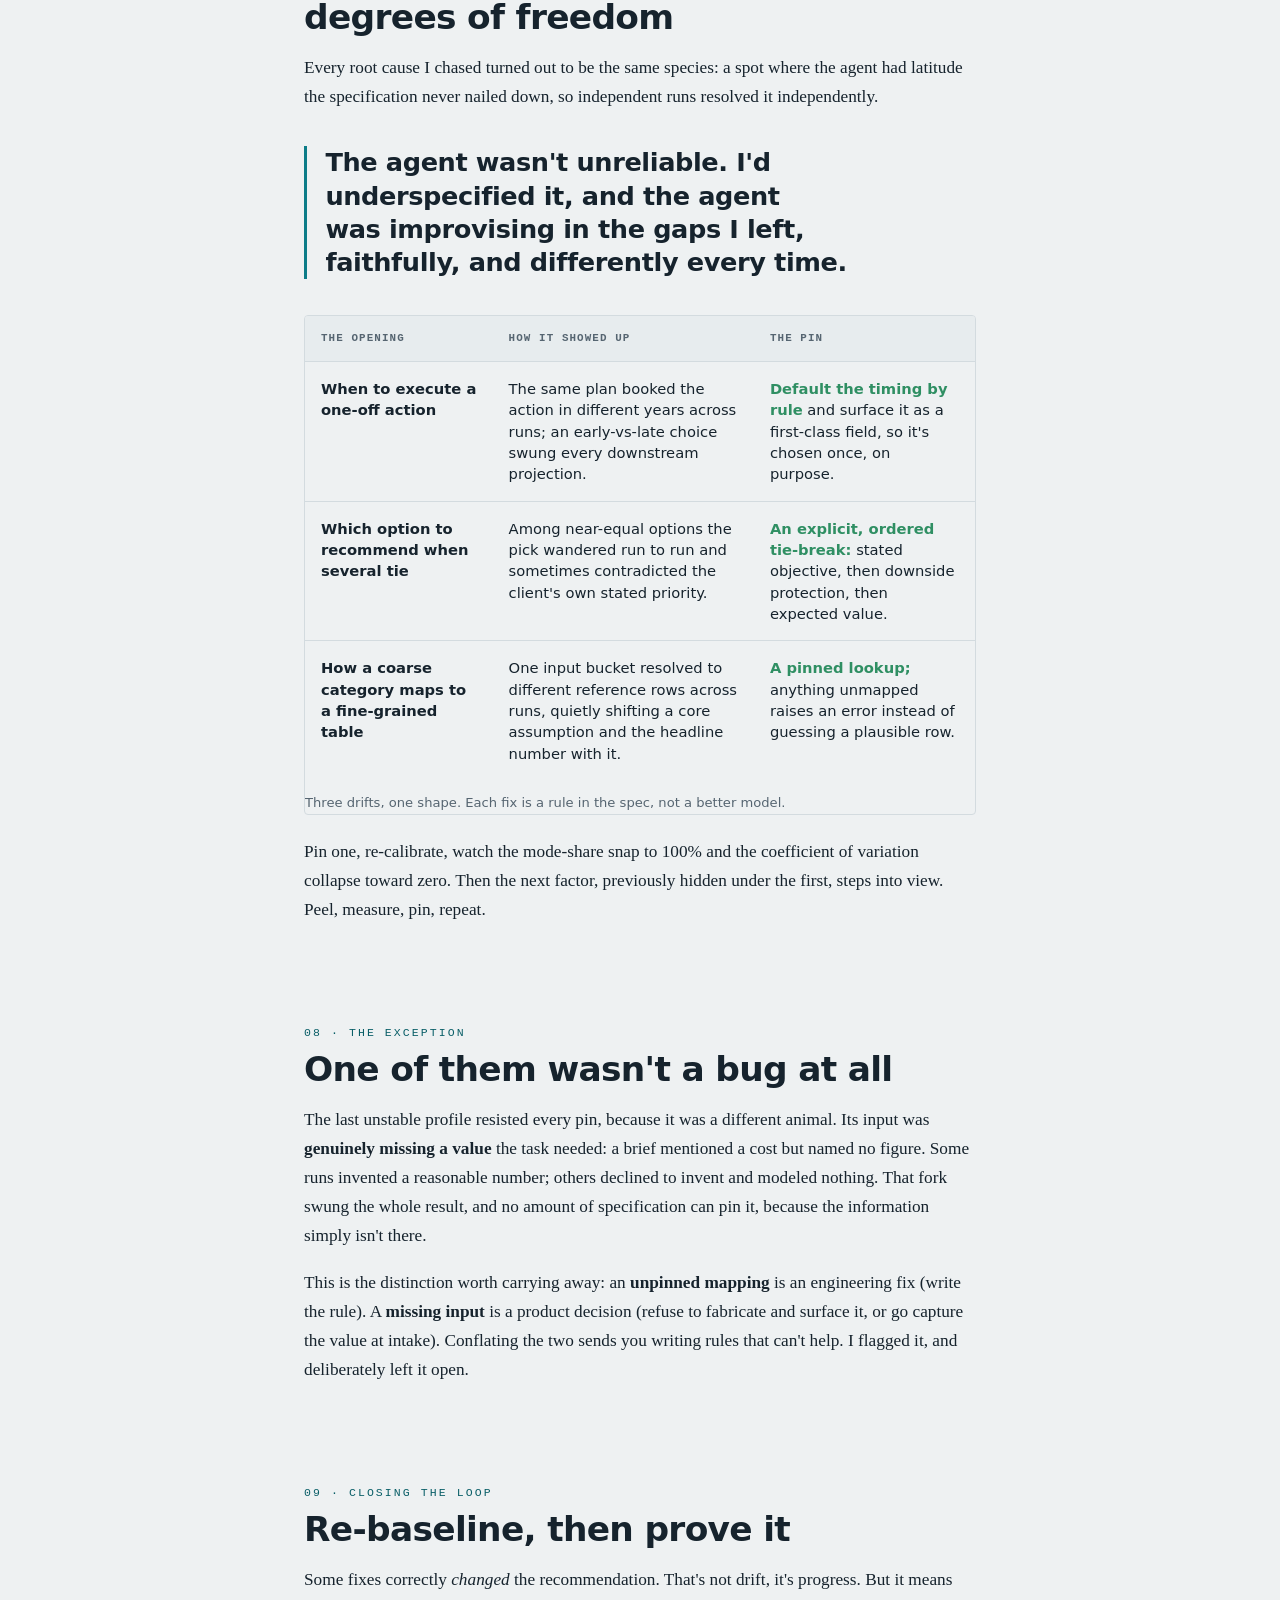
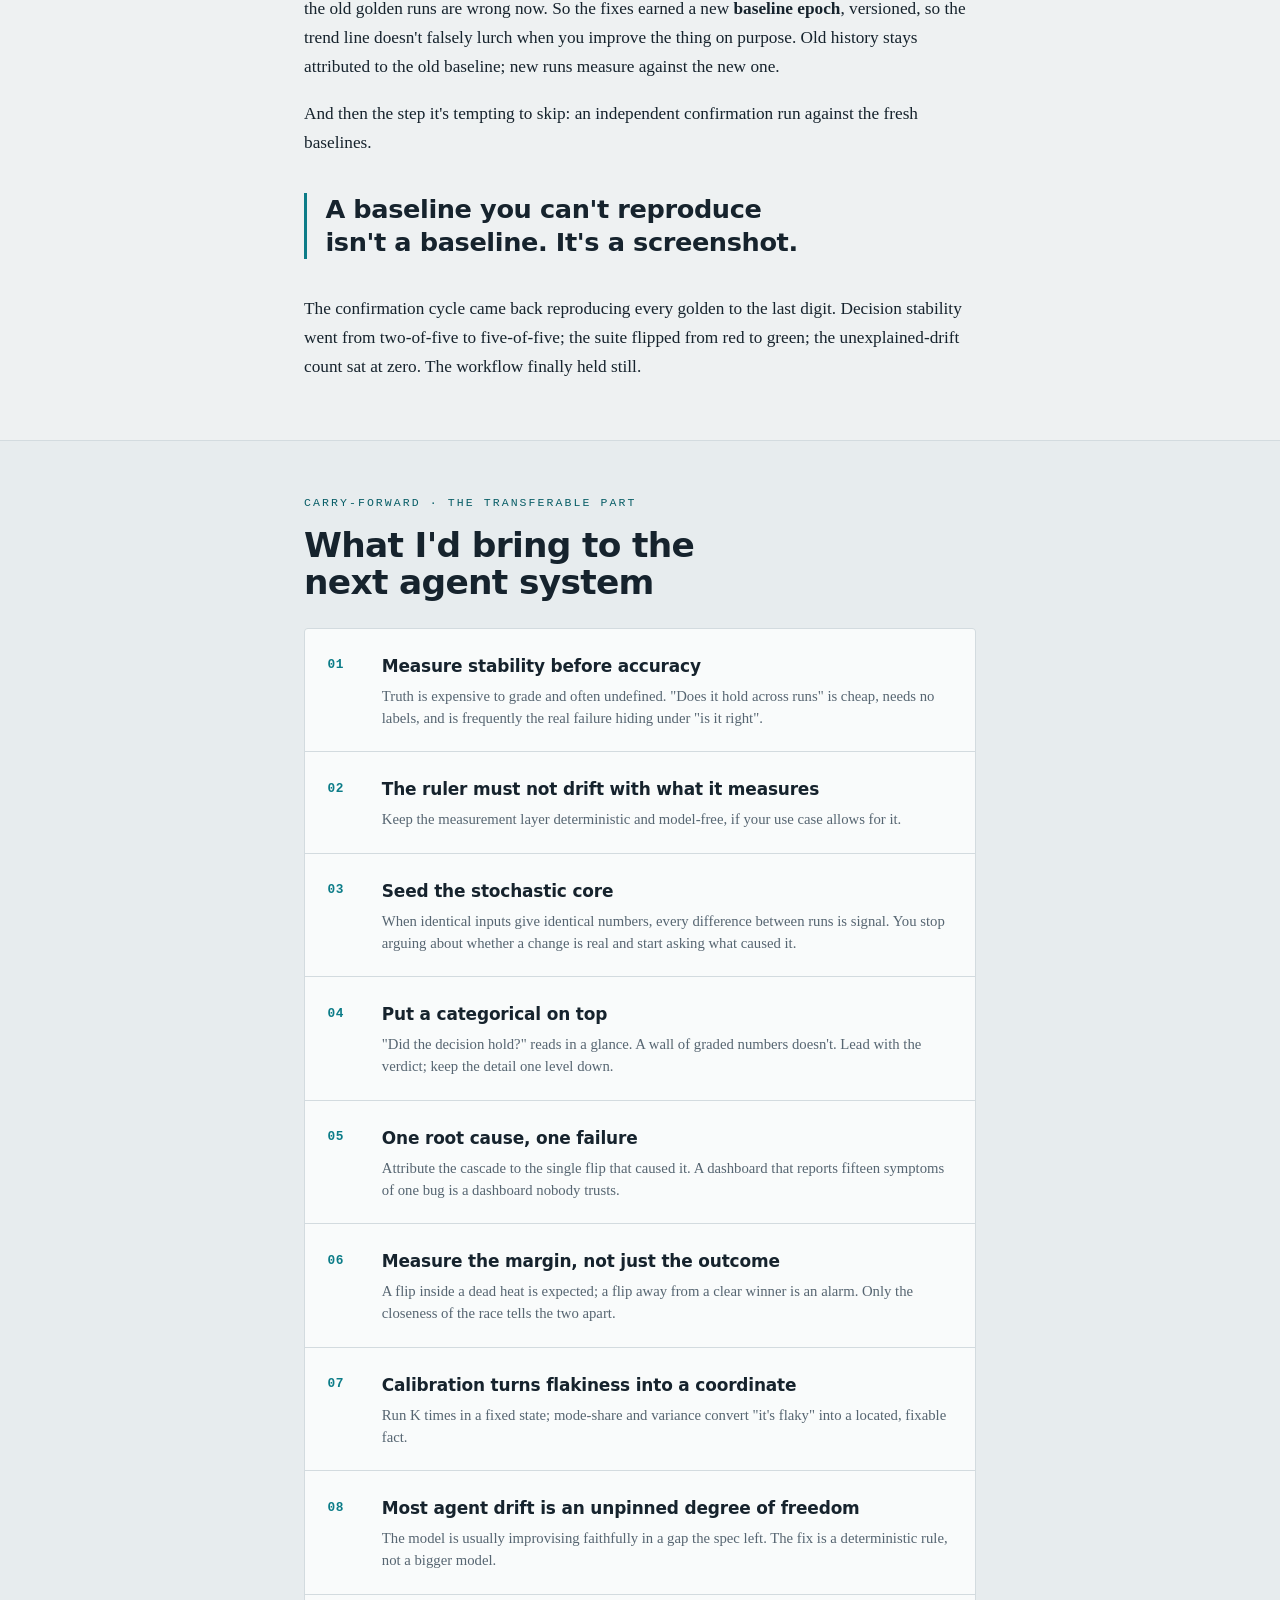
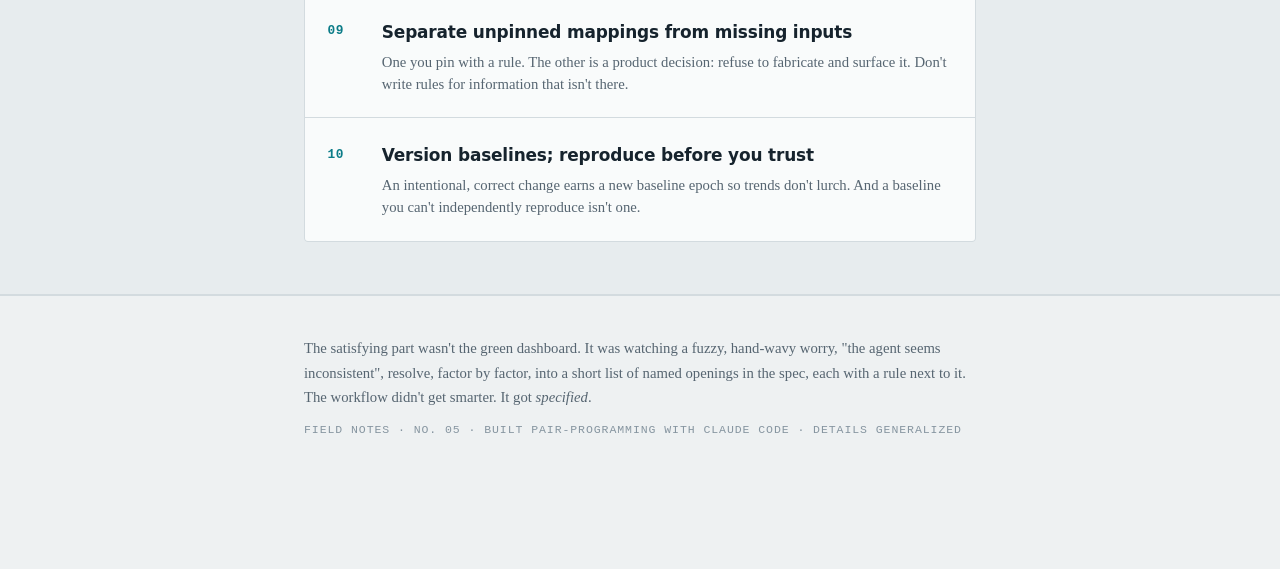
<file: notes/reliable-agents/holding-still/index.html>
<!doctype html>
<html lang="en">
<head>
<meta charset="utf-8">
<meta name="viewport" content="width=device-width, initial-scale=1">
<meta name="description" content="Field note No. 05: building a drift eval to stabilize a multi-stage LLM agent workflow — the capstone resting on the harness, single-sourcing, and graded test profiles.">
<meta name="color-scheme" content="light dark">
<meta property="og:type" content="article">
<meta property="og:title" content="Teaching an Agent to Hold Still">
<meta property="og:description" content="Field note No. 05: building a drift eval to stabilize a multi-stage LLM agent workflow — the capstone resting on the harness, single-sourcing, and graded test profiles.">
<meta name="twitter:card" content="summary_large_image">
<style>html{-webkit-text-size-adjust:100%}img,canvas{max-width:100%}</style>
<title>Teaching an Agent to Hold Still</title>

<style>
  :root {
    /* light — cool slate paper, chosen not defaulted (slight blue bias) */
    --ground: #eef1f2;
    --surface: #f9fbfb;
    --surface-2: #e7ecee;
    --ink: #16232d;
    --muted: #566571;
    --faint: #8695a0;
    --hairline: #d3dbdf;
    --accent: #0c7c88;      /* instrument teal */
    --accent-ink: #095e67;
    --stable: #2f8f63;      /* semantic: settled/green */
    --drift: #bd7714;       /* semantic: drift/amber */
    --stable-wash: rgba(47,143,99,.12);
    --drift-wash: rgba(189,119,20,.13);

    --serif: "Charter", "Bitstream Charter", "Iowan Old Style", "Palatino Linotype", Georgia, ui-serif, serif;
    --sans: -apple-system, BlinkMacSystemFont, "Segoe UI", system-ui, "Helvetica Neue", Arial, sans-serif;
    --mono: ui-monospace, "SF Mono", "Cascadia Code", "JetBrains Mono", Menlo, Consolas, monospace;

    --fs-eyebrow: .72rem;
    --fs-body: 1.08rem;
    --fs-small: .92rem;
    --fs-h3: 1.32rem;
    --fs-h2: clamp(1.55rem, 1.15rem + 1.7vw, 2.15rem);
    --fs-dek: clamp(1.08rem, .95rem + .8vw, 1.35rem);
    --fs-title: clamp(2.5rem, 1.5rem + 4.6vw, 4.4rem);

    /* one measure: hero, prose, figures and tables share the same two edges */
    --col: 46rem;
    --wide: var(--col);
    --radius: 4px;
  }

  @media (prefers-color-scheme: dark) {
    :root {
      --ground: #0c141a;
      --surface: #121d25;
      --surface-2: #16232c;
      --ink: #dbe4e9;
      --muted: #8598a4;
      --faint: #61727e;
      --hairline: #26343d;
      --accent: #35b2bd;
      --accent-ink: #6fd3dc;
      --stable: #52bd88;
      --drift: #d79a41;
      --stable-wash: rgba(82,189,136,.14);
      --drift-wash: rgba(215,154,65,.15);
    }
  }
  :root[data-theme="light"] {
    --ground: #eef1f2; --surface: #f9fbfb; --surface-2: #e7ecee;
    --ink: #16232d; --muted: #566571; --faint: #8695a0; --hairline: #d3dbdf;
    --accent: #0c7c88; --accent-ink: #095e67; --stable: #2f8f63; --drift: #bd7714;
    --stable-wash: rgba(47,143,99,.12); --drift-wash: rgba(189,119,20,.13);
  }
  :root[data-theme="dark"] {
    --ground: #0c141a; --surface: #121d25; --surface-2: #16232c;
    --ink: #dbe4e9; --muted: #8598a4; --faint: #61727e; --hairline: #26343d;
    --accent: #35b2bd; --accent-ink: #6fd3dc; --stable: #52bd88; --drift: #d79a41;
    --stable-wash: rgba(82,189,136,.14); --drift-wash: rgba(215,154,65,.15);
  }

  * { box-sizing: border-box; }
  body {
    margin: 0;
    background: var(--ground);
    color: var(--ink);
    font-family: var(--serif);
    font-size: var(--fs-body);
    line-height: 1.68;
    -webkit-font-smoothing: antialiased;
    text-rendering: optimizeLegibility;
  }

  .col { max-width: var(--col); margin-inline: auto; padding-inline: clamp(1.25rem, 5vw, 2rem); }
  .wide { max-width: var(--wide); margin-inline: auto; padding-inline: clamp(1.25rem, 5vw, 2rem); }

  .eyebrow {
    font-family: var(--mono);
    font-size: var(--fs-eyebrow);
    letter-spacing: .22em;
    text-transform: uppercase;
    color: var(--accent-ink);
    font-weight: 600;
  }

  /* ---------- hero ---------- */
  header.hero {
    border-bottom: 1px solid var(--hairline);
    padding-block: clamp(2.5rem, 6vw, 4.5rem) clamp(1.5rem, 4vw, 2.75rem);
    background:
      radial-gradient(120% 80% at 85% -10%, var(--stable-wash), transparent 60%),
      radial-gradient(90% 70% at 0% 0%, var(--drift-wash), transparent 55%);
  }
  .hero .kicker { display: flex; align-items: center; gap: .8rem; margin-bottom: 1.5rem; }
  .hero .kicker .rule { height: 1px; flex: 1; background: var(--hairline); }
  h1 {
    font-family: var(--sans);
    font-weight: 800;
    font-size: var(--fs-title);
    line-height: 1.02;
    letter-spacing: -.028em;
    margin: 0 0 .7rem;
    text-wrap: balance;
  }
  .dek {
    font-size: var(--fs-dek);
    color: var(--muted);
    line-height: 1.5;
    margin: 0 0 1.9rem;
    max-width: 34rem;
    text-wrap: pretty;
  }
  .meta {
    font-family: var(--mono);
    font-size: .74rem;
    letter-spacing: .1em;
    text-transform: uppercase;
    color: var(--faint);
    display: flex;
    flex-wrap: wrap;
    gap: .5rem 1.1rem;
  }

  .scope {
    position: relative;
    margin: clamp(1.75rem, 4vw, 2.75rem) 0 0;  /* kill the UA figure margin so it lines up with the title */
    border: 1px solid var(--hairline);
    border-radius: var(--radius);
    background: var(--surface);
    overflow: hidden;
  }
  .scope canvas { display: block; width: 100%; height: 190px; }
  .scope .tags {
    position: absolute; inset: 0;
    pointer-events: none;
    font-family: var(--mono);
    font-size: .68rem;
    letter-spacing: .08em;
    text-transform: uppercase;
  }
  .scope .tag { position: absolute; padding: .28rem .5rem; }
  .scope .tag--drift { top: .5rem; left: .7rem; color: var(--drift); }
  .scope .tag--stable { bottom: .5rem; right: .7rem; color: var(--stable); }
  .scope .tag--axis { bottom: .5rem; left: .7rem; color: var(--faint); }

  /* ---------- prose ---------- */
  main { padding-block: clamp(2.5rem, 6vw, 4rem); }
  section { padding-block: clamp(1.5rem, 4vw, 2.5rem); }
  .snum {
    font-family: var(--mono);
    font-size: var(--fs-eyebrow);
    letter-spacing: .18em;
    text-transform: uppercase;
    color: var(--accent-ink);
    display: block;
    margin-bottom: .55rem;
  }
  h2 {
    font-family: var(--sans);
    font-weight: 750;
    font-size: var(--fs-h2);
    line-height: 1.1;
    letter-spacing: -.02em;
    margin: 0 0 1rem;
    text-wrap: balance;
  }
  h3 {
    font-family: var(--sans);
    font-weight: 700;
    font-size: var(--fs-h3);
    letter-spacing: -.01em;
    margin: 2rem 0 .6rem;
  }
  p { margin: 0 0 1.15rem; }
  .lead { font-size: 1.16rem; color: var(--ink); }
  a { color: var(--accent-ink); text-decoration-thickness: 1px; text-underline-offset: 2px; }
  strong { font-weight: 700; }
  em.term { font-style: normal; font-family: var(--mono); font-size: .9em; color: var(--accent-ink); background: color-mix(in srgb, var(--accent) 9%, transparent); padding: .05em .35em; border-radius: 3px; }

  .drop::first-letter {
    font-family: var(--sans);
    font-weight: 800;
    font-size: 3.3em;
    line-height: .82;
    float: left;
    padding: .04em .12em 0 0;
    color: var(--accent);
  }

  blockquote {
    margin: 2.2rem 0;
    padding-left: 1.15rem;
    border-left: 3px solid var(--accent);
    font-family: var(--sans);
    font-weight: 600;
    font-size: clamp(1.25rem, 1.05rem + 1vw, 1.6rem);
    line-height: 1.3;
    letter-spacing: -.015em;
    color: var(--ink);
    text-wrap: balance;
  }

  /* ---------- readout strip ---------- */
  .band { background: var(--surface-2); border-block: 1px solid var(--hairline); padding-block: clamp(2rem, 5vw, 3.25rem); }
  .readouts { display: grid; grid-template-columns: repeat(3, 1fr); gap: 1px; background: var(--hairline); border: 1px solid var(--hairline); border-radius: var(--radius); overflow: hidden; }
  @media (max-width: 34rem) { .readouts { grid-template-columns: 1fr; } }
  /* flex column + auto top margin pins the values to the bottom of the equal-height
     cells, so they share a baseline even when a label wraps to two lines */
  .readout { background: var(--surface); padding: 1.25rem 1.35rem 1.4rem; display: flex; flex-direction: column; }
  .readout .lbl { font-family: var(--mono); font-size: .68rem; letter-spacing: .12em; text-transform: uppercase; color: var(--muted); }
  .readout .val { font-family: var(--mono); font-variant-numeric: tabular-nums; font-size: 1.9rem; font-weight: 600; letter-spacing: -.01em; margin-top: auto; padding-top: .5rem; display: flex; align-items: baseline; gap: .4rem; }
  .readout .from { color: var(--drift); }
  .readout .arrow { color: var(--faint); font-size: 1.1rem; }
  .readout .to { color: var(--stable); }
  .band .cap { font-family: var(--mono); font-size: .74rem; letter-spacing: .06em; color: var(--muted); text-transform: uppercase; margin: 0 0 1.25rem; }

  .pill { font-family: var(--mono); font-size: .68rem; font-weight: 600; letter-spacing: .1em; text-transform: uppercase; padding: .2em .55em; border-radius: 999px; }
  .pill--fail { color: var(--drift); background: var(--drift-wash); }
  .pill--pass { color: var(--stable); background: var(--stable-wash); }

  /* ---------- ledger table ---------- */
  .ledger-wrap { overflow-x: auto; border: 1px solid var(--hairline); border-radius: var(--radius); }
  table { border-collapse: collapse; width: 100%; font-family: var(--sans); font-size: var(--fs-small); min-width: 30rem; table-layout: fixed; }
  th:first-child, td:first-child { width: 28%; }
  th:last-child, td:last-child { width: 33%; }
  thead th { text-align: left; font-family: var(--mono); font-size: .68rem; letter-spacing: .1em; text-transform: uppercase; color: var(--muted); font-weight: 600; padding: .85rem 1rem; border-bottom: 1px solid var(--hairline); background: var(--surface-2); }
  tbody td { padding: 1rem 1rem; border-bottom: 1px solid var(--hairline); vertical-align: top; line-height: 1.45; overflow-wrap: break-word; }
  tbody tr:last-child td { border-bottom: 0; }
  tbody td:first-child { font-weight: 650; color: var(--ink); }
  td .pin { color: var(--stable); font-weight: 650; }
  caption { caption-side: bottom; text-align: left; font-size: .82rem; color: var(--muted); padding-top: .75rem; font-family: var(--sans); }

  /* narrow screens: stack each row into a labelled block instead of scrolling sideways */
  @media (max-width: 34rem) {
    .ledger-wrap { overflow-x: visible; }
    tbody, tr, td, caption { display: block; }
    table { min-width: 0; display: flex; flex-direction: column; }  /* flex so the caption can stay last */
    tbody { order: 1; }
    caption { order: 2; }
    thead { display: none; }
    th, td { width: auto !important; }
    tbody tr { border-bottom: 1px solid var(--hairline); padding: .55rem 0; }
    tbody tr:last-child { border-bottom: 0; }
    tbody td { border-bottom: 0; padding: .45rem 1.1rem; }
    tbody td::before { content: attr(data-label); display: block; font-family: var(--mono); font-size: .62rem; letter-spacing: .1em; text-transform: uppercase; color: var(--faint); margin-bottom: .15rem; }
    caption { padding: .75rem 1.1rem 0; }
  }

  /* ---------- takeaways ---------- */
  .takes { list-style: none; margin: 0; padding: 0; display: grid; gap: 1px; background: var(--hairline); border: 1px solid var(--hairline); border-radius: var(--radius); overflow: hidden; counter-reset: t; }
  .takes li { background: var(--surface); padding: 1.3rem 1.4rem 1.4rem; display: grid; grid-template-columns: 2.4rem 1fr; gap: .4rem 1rem; align-items: start; counter-increment: t; }
  .takes li::before { content: counter(t, decimal-leading-zero); font-family: var(--mono); font-size: .8rem; font-weight: 600; color: var(--accent); padding-top: .28rem; letter-spacing: .05em; }
  .takes h4 { font-family: var(--sans); font-size: 1.06rem; font-weight: 700; letter-spacing: -.01em; margin: .12rem 0 .3rem; color: var(--ink); }
  .takes p { font-size: var(--fs-small); color: var(--muted); margin: 0; line-height: 1.5; }
  .takes .body { grid-column: 2; }

  /* ---------- footer ---------- */
  footer { border-top: 1px solid var(--hairline); padding-block: 2.5rem 3.5rem; color: var(--muted); }
  footer p { font-size: var(--fs-small); margin: 0 0 .6rem; }
  footer .sig { font-family: var(--mono); font-size: .72rem; letter-spacing: .08em; text-transform: uppercase; color: var(--faint); }

  hr.tick { border: 0; height: 1px; background: var(--hairline); margin: 0; }

  @media (prefers-reduced-motion: reduce) { * { animation: none !important; transition: none !important; } }
  :focus-visible { outline: 2px solid var(--accent); outline-offset: 3px; border-radius: 2px; }
</style>
<script src="../../../assets/site.js"></script>
</head>
<body>
<div style="border-bottom:1px solid var(--hairline);"><div style="max-width:var(--wide,58rem);margin-inline:auto;padding:.7rem clamp(1.25rem,5vw,2rem);font-family:var(--mono);font-size:.72rem;letter-spacing:.12em;text-transform:uppercase;display:flex;justify-content:space-between;gap:1rem;"><a href="../" style="color:var(--muted);text-decoration:none;">&larr; The series</a><a href="../../../" style="color:var(--muted);text-decoration:none;">yingzhiva.github.io</a></div></div>
<header class="hero">
  <div class="wide">
    <div class="kicker">
      <span class="eyebrow">Field Notes &middot; No. 05 &middot; Agent Reliability</span>
      <span class="rule"></span>
    </div>
    <h1>Teaching an Agent to Hold Still</h1>
    <p class="dek">A multi-stage LLM workflow that gave a different answer every time it ran, and the measurement discipline that got it to reproduce itself to the last digit.</p>
    <div class="meta">
      <span>Post-mortem</span>
      <span>&middot;</span>
      <span>~9 min read</span>
      <span>&middot;</span>
      <span>Details generalized</span>
    </div>

    <figure class="scope" aria-label="An oscilloscope trace that starts as noisy drift on the left and settles to a flat, stable line on the right.">
      <canvas id="trace" width="1160" height="380"></canvas>
      <div class="tags">
        <span class="tag tag--drift">drift</span>
        <span class="tag tag--stable">stable</span>
        <span class="tag tag--axis">runs &rarr;</span>
      </div>
    </figure>
  </div>
</header>

<main>
  <div class="col">

    <section>
      <p class="lead drop">A pipeline of language-model agents had been built to turn a conversation with a client and their submitted documents into a recommended plan. Five stages, hand-offs between them, a good seventeen minutes end to end. I was amazed by the output: a polished report with sound reasoning, an action plan, and a detailed analysis to support the main conclusions. But it had a quiet problem: run it twice on the same input and it could hand back two different recommendations.</p>
      <p>Nothing had crashed and it turned out that the agents had not lied either. The pipeline was simply <em>improvising</em> in the places the specification left open, and doing it differently each time. This is the story of how I made that visible, then made it stop. The domain doesn't matter; the shape of the problem could be familiar in every agent system.</p>
      <p>This is the last note in the series for a reason: the eval leans on everything the earlier ones built: the inspectable, deterministic harness, the single-sourced facts, and the graded test profiles it runs against. With those in place, measuring stability became possible; without them, it would have been guesswork.</p>
    </section>

    <hr class="tick" />

    <section>
      <span class="snum">01 &middot; The reframe</span>
      <h2>Measure whether it holds, not whether it's right</h2>
      <p>The instinct is to grade the output against a "correct" answer. But for an open-ended recommendation there often isn't one, and for a PoC I did not have access to a ground truth provided by a human professional. So I set accuracy aside and asked a different, cheaper question:</p>
      <blockquote>Does the workflow give the same answer when nothing about the question changed?</blockquote>
      <p>That reframing did most of the work. <strong>Decision stability</strong>, i.e., whether the recommended strategy holds across runs. The underlying numbers were tracked too, but demoted to secondary. A recommendation that flip-flops is a failure whether or not any single run is defensible, and instability is something you can measure today. In the future, when a human expert sees a questionable recommendation, they can be sure that the root cause is a coding error, a misinterpretation of the knowledge base, or missing information, all of which can be corrected. They should not be chasing random fluctuations of the pipeline. This is essential for building trustworthy AI systems.</p>
    </section>

    <section>
      <span class="snum">02 &middot; The openings</span>
      <h2>Two facts made it tractable</h2>
      <p>First, the stochastic core was <strong>seeded</strong>. The simulation underneath the agents ran off a fixed random seed, so identical inputs produced bit-identical numbers. That single property is worth more than it sounds: it means any numeric movement between runs is <em>signal</em> (the agent fed a different parameter, or the code changed), and never simulation noise.</p>
      <p>Second, the pipeline had a <strong>headless mode</strong>: feed it a pre-built input and it skips the human conversation. So the whole thing could run unattended, on a schedule, as many times as I liked. A stability eval you can't run cheaply and often is a stability eval you won't run.</p>
    </section>

    <section>
      <span class="snum">03 &middot; The ruler</span>
      <h2>Build the measuring instrument out of ordinary code</h2>
      <p>The measurement layer, the thing that reads two runs and decides whether they agree, is <strong>plain, deterministic code with no model in it.</strong> If you grade an LLM's output with another LLM, your ruler drifts with the thing it's measuring, and you can never tell a real regression from a bad mood in the judge. This is more relevant in this particular use case as opposed to other LLM applications because the recommendations are based on strong logical, and numerical foundations.</p>
      <p>On top of that sat three artifacts: an append-only <strong>ledger</strong>, one row per run per metric, the data of record that lets you attribute a drift to the change that caused it; a set of <strong>dashboards</strong> regenerated from the ledger; and a small library of frozen <strong>baselines</strong>, the golden runs everything is measured against.</p>
      <h3>Categorical up top, numbers underneath</h3>
      <p>The scorecard put the decisions first, as categoricals: the recommended strategy and the sub-choices feeding it. Any change at all is a drift. There is no "close enough" on a decision. The numbers were graded on <em>tolerance bands</em>: a movement was fine within a small absolute-and-relative window, flagged outside it.</p>
    </section>

    <section>
      <span class="snum">04 &middot; Not crying wolf</span>
      <h2>One root cause, one failure</h2>
      <p>Early on, when a single decision flips, every number downstream of it moves too. Report each of those as its own failure due to one root cause becomes fifteen red cells. So the ruler <strong>attributes</strong>: when a decision flips, the numbers that mechanically follow it are annotated and not counted again. The high-signal event, i.e., the one you actually chase, is a deterministic number that moved <em>while its governing decision held still</em>. Given the seeded core, that can only mean the math changed.</p>
      <p>The other half of not crying wolf was measuring the <strong>margin</strong>. A recommendation chosen from a field of near-identical options is a coin toss; one chosen over a clear runner-up is a real verdict. So I recorded how close the race was. A flip within a dead heat is expected and shrugged off. A flip away from a clear winner is an alarm.</p>
    </section>

  </div><!-- /col -->

  <div class="band">
    <div class="col">
      <p class="cap">First scheduled run &rarr; latest, same suite</p>
      <div class="readouts">
        <div class="readout">
          <div class="lbl">Decision stability</div>
          <div class="val"><span class="from">40%</span><span class="arrow">&rarr;</span><span class="to">100%</span></div>
        </div>
        <div class="readout">
          <div class="lbl">Cases holding their call</div>
          <div class="val"><span class="from">2/5</span><span class="arrow">&rarr;</span><span class="to">5/5</span></div>
        </div>
        <div class="readout">
          <div class="lbl">Unexplained drifts</div>
          <div class="val"><span class="from">many</span><span class="arrow">&rarr;</span><span class="to">0</span></div>
        </div>
      </div>
      <p style="font-family:var(--mono);font-size:.76rem;color:var(--muted);margin:1.1rem 0 0;letter-spacing:.03em;">
        suite verdict &nbsp;<span class="pill pill--fail">Fail</span>&nbsp; &rarr; &nbsp;<span class="pill pill--pass">Pass</span>
      </p>
    </div>
  </div>

  <div class="col">

    <section>
      <span class="snum">05 &middot; First light</span>
      <h2>The first run came back red</h2>
      <p>Three of five test profiles drifted on the recommendation itself. A green first run mostly means the eval isn't looking hard enough. The point of building the instrument was to see something, and it saw plenty. The question became: <em>why</em>.</p>
    </section>

    <section>
      <span class="snum">06 &middot; Calibration</span>
      <h2>From "it drifts" to a coordinate</h2>
      <p>"It's flaky" is not a bug report. To turn it into one I ran each profile <strong>K times in a fixed state</strong> and aggregated the values instead of the pass/fail: for each decision, its <em>mode-share</em> (how often the most common answer won); for each number, its coefficient of variation. Suddenly the vague complaint had coordinates. A decision at 71% mode-share is a specific fork taken two runs out of seven, with a specific pair of numbers on either side of it. Calibration is the microscope you point at whatever the eval flags.</p>
    </section>

    <section>
      <span class="snum">07 &middot; The pattern</span>
      <h2>Almost all of it was unpinned degrees of freedom</h2>
      <p>Every root cause I chased turned out to be the same species: a spot where the agent had latitude the specification never nailed down, so independent runs resolved it independently.</p>

      <blockquote>The agent wasn't unreliable. I'd underspecified it, and the agent was improvising in the gaps I left, faithfully, and differently every time.</blockquote>

      <div class="ledger-wrap" role="region" aria-label="Three root causes and their fixes">
        <table>
          <caption>Three drifts, one shape. Each fix is a rule in the spec, not a better model.</caption>
          <thead>
            <tr>
              <th scope="col">The opening</th>
              <th scope="col">How it showed up</th>
              <th scope="col">The pin</th>
            </tr>
          </thead>
          <tbody>
            <tr>
              <td data-label="The opening">When to execute a one-off action</td>
              <td data-label="How it showed up">The same plan booked the action in different years across runs; an early-vs-late choice swung every downstream projection.</td>
              <td data-label="The pin"><span class="pin">Default the timing by rule</span> and surface it as a first-class field, so it's chosen once, on purpose.</td>
            </tr>
            <tr>
              <td data-label="The opening">Which option to recommend when several tie</td>
              <td data-label="How it showed up">Among near-equal options the pick wandered run to run and sometimes contradicted the client's own stated priority.</td>
              <td data-label="The pin"><span class="pin">An explicit, ordered tie-break:</span> stated objective, then downside protection, then expected value.</td>
            </tr>
            <tr>
              <td data-label="The opening">How a coarse category maps to a fine-grained table</td>
              <td data-label="How it showed up">One input bucket resolved to different reference rows across runs, quietly shifting a core assumption and the headline number with it.</td>
              <td data-label="The pin"><span class="pin">A pinned lookup;</span> anything unmapped raises an error instead of guessing a plausible row.</td>
            </tr>
          </tbody>
        </table>
      </div>
      <p style="margin-top:1.4rem;">Pin one, re-calibrate, watch the mode-share snap to 100% and the coefficient of variation collapse toward zero. Then the next factor, previously hidden under the first, steps into view. Peel, measure, pin, repeat.</p>
    </section>

    <section>
      <span class="snum">08 &middot; The exception</span>
      <h2>One of them wasn't a bug at all</h2>
      <p>The last unstable profile resisted every pin, because it was a different animal. Its input was <strong>genuinely missing a value</strong> the task needed: a brief mentioned a cost but named no figure. Some runs invented a reasonable number; others declined to invent and modeled nothing. That fork swung the whole result, and no amount of specification can pin it, because the information simply isn't there.</p>
      <p>This is the distinction worth carrying away: an <strong>unpinned mapping</strong> is an engineering fix (write the rule). A <strong>missing input</strong> is a product decision (refuse to fabricate and surface it, or go capture the value at intake). Conflating the two sends you writing rules that can't help. I flagged it, and deliberately left it open.</p>
    </section>

    <section>
      <span class="snum">09 &middot; Closing the loop</span>
      <h2>Re-baseline, then prove it</h2>
      <p>Some fixes correctly <em>changed</em> the recommendation. That's not drift, it's progress. But it means the old golden runs are wrong now. So the fixes earned a new <strong>baseline epoch</strong>, versioned, so the trend line doesn't falsely lurch when you improve the thing on purpose. Old history stays attributed to the old baseline; new runs measure against the new one.</p>
      <p>And then the step it's tempting to skip: an independent confirmation run against the fresh baselines.</p>
      <blockquote>A baseline you can't reproduce isn't a baseline. It's a screenshot.</blockquote>
      <p>The confirmation cycle came back reproducing every golden to the last digit. Decision stability went from two-of-five to five-of-five; the suite flipped from red to green; the unexplained-drift count sat at zero. The workflow finally held still.</p>
    </section>

  </div>

  <div class="band">
    <div class="col" style="padding-top:0;padding-bottom:0;">
      <span class="snum" style="margin-bottom:.9rem;">Carry-forward &middot; The transferable part</span>
      <h2 style="margin-bottom:1.6rem;">What I'd bring to the next agent system</h2>
    </div>
    <div class="col">
      <ol class="takes">
        <li><div class="body"><h4>Measure stability before accuracy</h4><p>Truth is expensive to grade and often undefined. "Does it hold across runs" is cheap, needs no labels, and is frequently the real failure hiding under "is it right".</p></div></li>
        <li><div class="body"><h4>The ruler must not drift with what it measures</h4><p>Keep the measurement layer deterministic and model-free, if your use case allows for it.</p></div></li>
        <li><div class="body"><h4>Seed the stochastic core</h4><p>When identical inputs give identical numbers, every difference between runs is signal. You stop arguing about whether a change is real and start asking what caused it.</p></div></li>
        <li><div class="body"><h4>Put a categorical on top</h4><p>"Did the decision hold?" reads in a glance. A wall of graded numbers doesn't. Lead with the verdict; keep the detail one level down.</p></div></li>
        <li><div class="body"><h4>One root cause, one failure</h4><p>Attribute the cascade to the single flip that caused it. A dashboard that reports fifteen symptoms of one bug is a dashboard nobody trusts.</p></div></li>
        <li><div class="body"><h4>Measure the margin, not just the outcome</h4><p>A flip inside a dead heat is expected; a flip away from a clear winner is an alarm. Only the closeness of the race tells the two apart.</p></div></li>
        <li><div class="body"><h4>Calibration turns flakiness into a coordinate</h4><p>Run K times in a fixed state; mode-share and variance convert "it's flaky" into a located, fixable fact.</p></div></li>
        <li><div class="body"><h4>Most agent drift is an unpinned degree of freedom</h4><p>The model is usually improvising faithfully in a gap the spec left. The fix is a deterministic rule, not a bigger model.</p></div></li>
        <li><div class="body"><h4>Separate unpinned mappings from missing inputs</h4><p>One you pin with a rule. The other is a product decision: refuse to fabricate and surface it. Don't write rules for information that isn't there.</p></div></li>
        <li><div class="body"><h4>Version baselines; reproduce before you trust</h4><p>An intentional, correct change earns a new baseline epoch so trends don't lurch. And a baseline you can't independently reproduce isn't one.</p></div></li>
      </ol>
    </div>
  </div>

  <footer>
    <div class="col">
      <p>The satisfying part wasn't the green dashboard. It was watching a fuzzy, hand-wavy worry, "the agent seems inconsistent", resolve, factor by factor, into a short list of named openings in the spec, each with a rule next to it. The workflow didn't get smarter. It got <em>specified</em>.</p>
      <p class="sig">Field notes &middot; No. 05 &middot; built pair-programming with Claude Code &middot; details generalized</p>
    </div>
  </footer>
</main>

<script>
  (function () {
    var canvas = document.getElementById("trace");
    if (!canvas || !canvas.getContext) return;
    var ctx = canvas.getContext("2d");
    var reduce = window.matchMedia && window.matchMedia("(prefers-reduced-motion: reduce)").matches;

    // seeded PRNG (mulberry32) — on theme: the trace itself is reproducible
    function mulberry32(a){return function(){a|=0;a=a+0x6D2B79F5|0;var t=Math.imul(a^a>>>15,1|a);t=t+Math.imul(t^t>>>7,61|t)^t;return((t^t>>>14)>>>0)/4294967296;};}

    function tokens(){
      var s = getComputedStyle(document.documentElement);
      return {
        drift: s.getPropertyValue("--drift").trim() || "#bd7714",
        accent: s.getPropertyValue("--accent").trim() || "#0c7c88",
        stable: s.getPropertyValue("--stable").trim() || "#2f8f63",
        grid: s.getPropertyValue("--hairline").trim() || "#d3dbdf",
        faint: s.getPropertyValue("--faint").trim() || "#8695a0"
      };
    }

    var W = 0, H = 0, dpr = 1, pts = [];
    function build(){
      var rect = canvas.getBoundingClientRect();
      dpr = Math.min(window.devicePixelRatio || 1, 2);
      W = Math.max(320, rect.width); H = 190;
      canvas.width = Math.round(W * dpr);
      canvas.height = Math.round(H * dpr);
      ctx.setTransform(dpr, 0, 0, dpr, 0, 0);
      var rnd = mulberry32(20260709);
      var N = Math.round(W / 3.2);
      pts = [];
      var mid = H * 0.52;
      // pre-jitter values, smoothed, with an envelope that decays left->right
      var raw = [];
      for (var i=0;i<N;i++) raw.push(rnd()*2-1);
      for (var i=0;i<N;i++){
        var t = i/(N-1);
        var env = Math.pow(1 - t, 1.7);              // drift high at left, ~0 at right
        // smooth the raw noise with neighbours
        var a = raw[i], b = raw[Math.max(0,i-1)], c = raw[Math.min(N-1,i+1)];
        var sm = (a*0.5 + b*0.25 + c*0.25);
        var wobble = sm + 0.35*Math.sin(t*34 + raw[0]*6);
        var y = mid - wobble * env * (H*0.34);
        var x = t * W;
        pts.push([x, y]);
      }
    }

    function draw(progress){
      var c = tokens();
      ctx.clearRect(0,0,W,H);
      var mid = H * 0.52;

      // faint grid
      ctx.strokeStyle = c.grid; ctx.globalAlpha = 0.55; ctx.lineWidth = 1;
      for (var gx=0; gx<=W; gx+=W/12){ ctx.beginPath(); ctx.moveTo(Math.round(gx)+.5,0); ctx.lineTo(Math.round(gx)+.5,H); ctx.stroke(); }
      for (var gy=0; gy<=H; gy+=H/4){ ctx.beginPath(); ctx.moveTo(0,Math.round(gy)+.5); ctx.lineTo(W,Math.round(gy)+.5); ctx.stroke(); }
      ctx.globalAlpha = 1;

      // tolerance band around the settled line
      ctx.fillStyle = c.stable; ctx.globalAlpha = 0.10;
      ctx.fillRect(0, mid-10, W, 20);
      ctx.globalAlpha = 0.55; ctx.strokeStyle = c.stable; ctx.setLineDash([4,5]); ctx.lineWidth = 1;
      ctx.beginPath(); ctx.moveTo(0, mid+.5); ctx.lineTo(W, mid+.5); ctx.stroke();
      ctx.setLineDash([]); ctx.globalAlpha = 1;

      // the trace, drawn up to progress, colored drift -> accent -> stable
      var grad = ctx.createLinearGradient(0,0,W,0);
      grad.addColorStop(0, c.drift);
      grad.addColorStop(0.5, c.accent);
      grad.addColorStop(1, c.stable);
      ctx.strokeStyle = grad; ctx.lineWidth = 2; ctx.lineJoin = "round"; ctx.lineCap = "round";
      var last = Math.max(1, Math.floor(pts.length * progress));
      ctx.beginPath();
      for (var i=0;i<last;i++){ var p = pts[i]; if(i===0) ctx.moveTo(p[0],p[1]); else ctx.lineTo(p[0],p[1]); }
      ctx.stroke();

      // leading marker
      var lead = pts[Math.min(last-1, pts.length-1)];
      var settled = progress > 0.985;
      ctx.beginPath();
      ctx.fillStyle = settled ? c.stable : c.accent;
      ctx.globalAlpha = settled ? 0.18 : 0.22;
      ctx.arc(lead[0], lead[1], settled ? 9 : 6, 0, Math.PI*2); ctx.fill();
      ctx.globalAlpha = 1;
      ctx.beginPath(); ctx.fillStyle = settled ? c.stable : c.accent;
      ctx.arc(lead[0], lead[1], 3.2, 0, Math.PI*2); ctx.fill();
    }

    var start = null, DUR = 1750;
    function frame(ts){
      if (start === null) start = ts;
      var t = Math.min(1, (ts - start) / DUR);
      var eased = 1 - Math.pow(1 - t, 3);
      draw(eased);
      if (t < 1) requestAnimationFrame(frame);
    }

    function run(){ build(); if (reduce) { draw(1); } else { start = null; requestAnimationFrame(frame); } }
    run();

    var rt;
    window.addEventListener("resize", function(){ clearTimeout(rt); rt = setTimeout(run, 180); });
    var mq = window.matchMedia("(prefers-color-scheme: dark)");
    (mq.addEventListener ? mq.addEventListener("change", function(){ draw(1); }) : null);
    // redraw settled state if the in-page theme toggle flips data-theme
    new MutationObserver(function(){ draw(1); }).observe(document.documentElement, { attributes:true, attributeFilter:["data-theme"] });
  })();
</script>
</body>
</html>
</file>
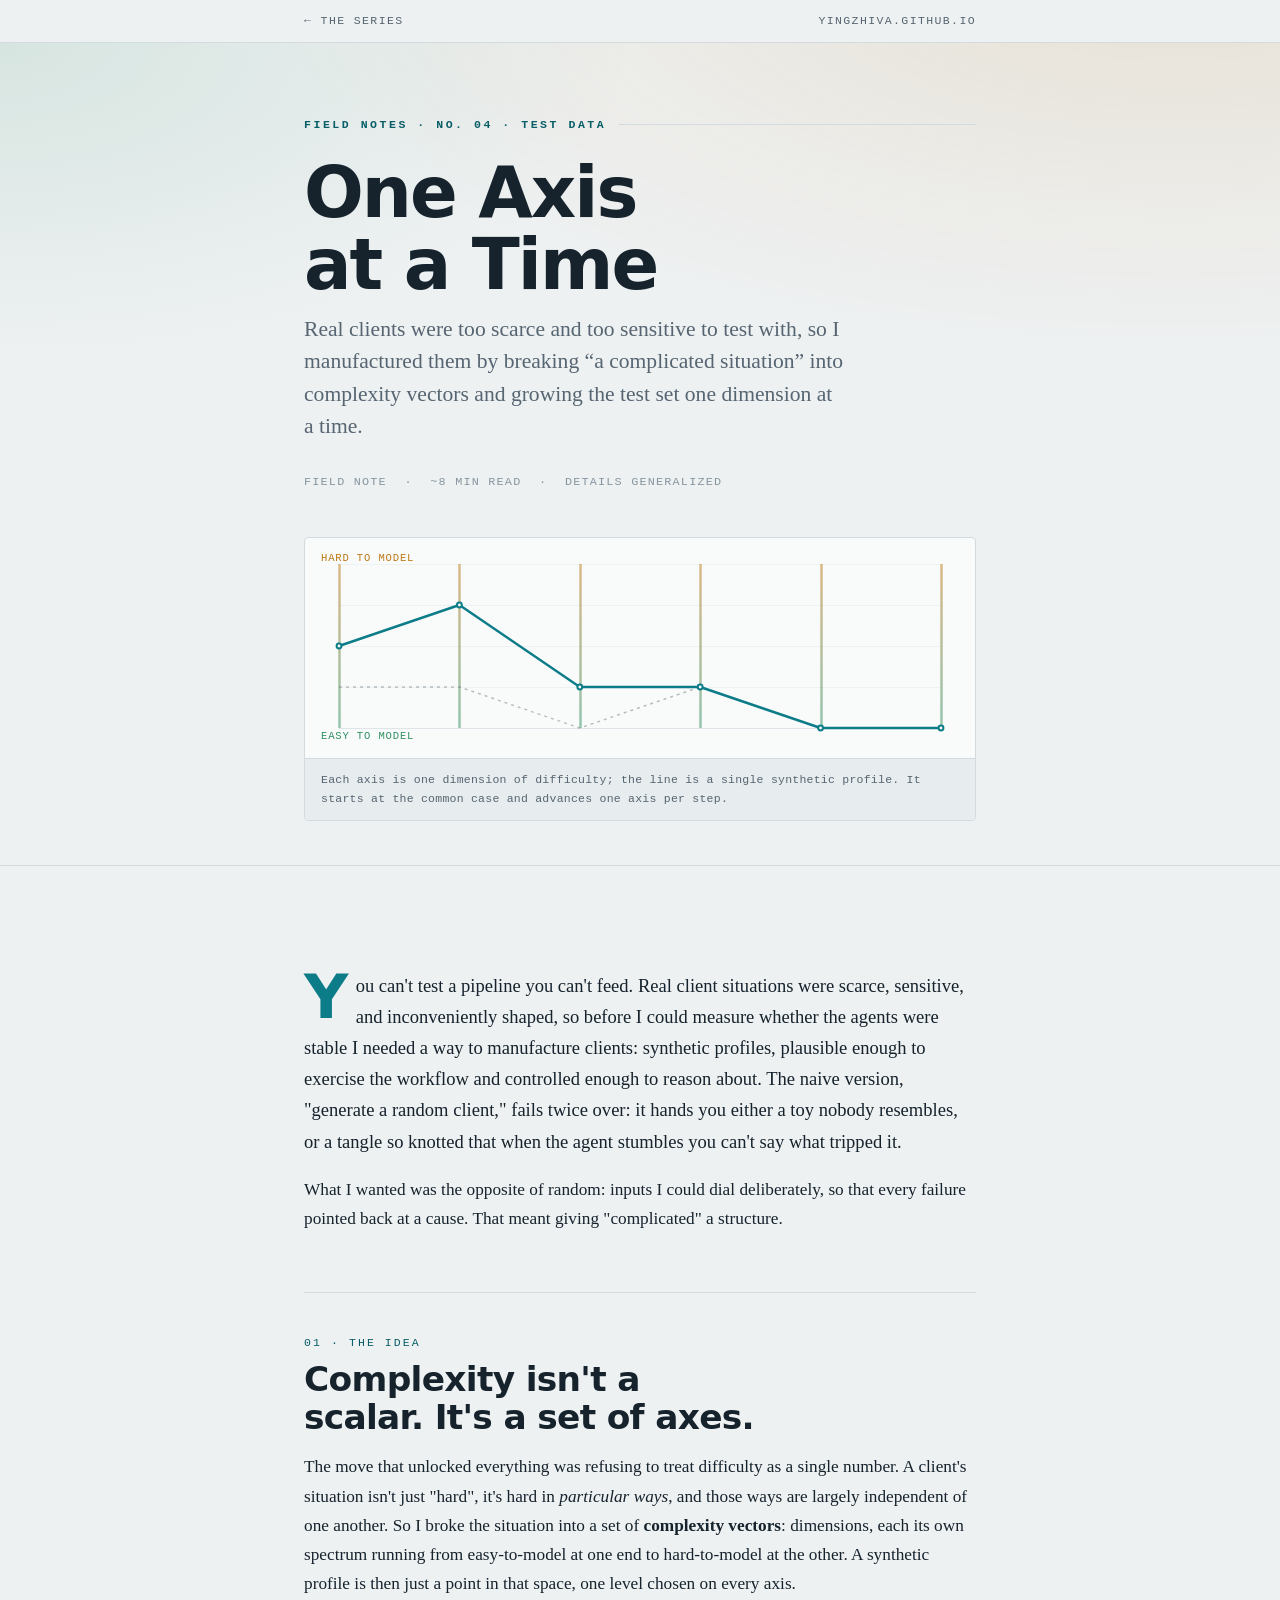
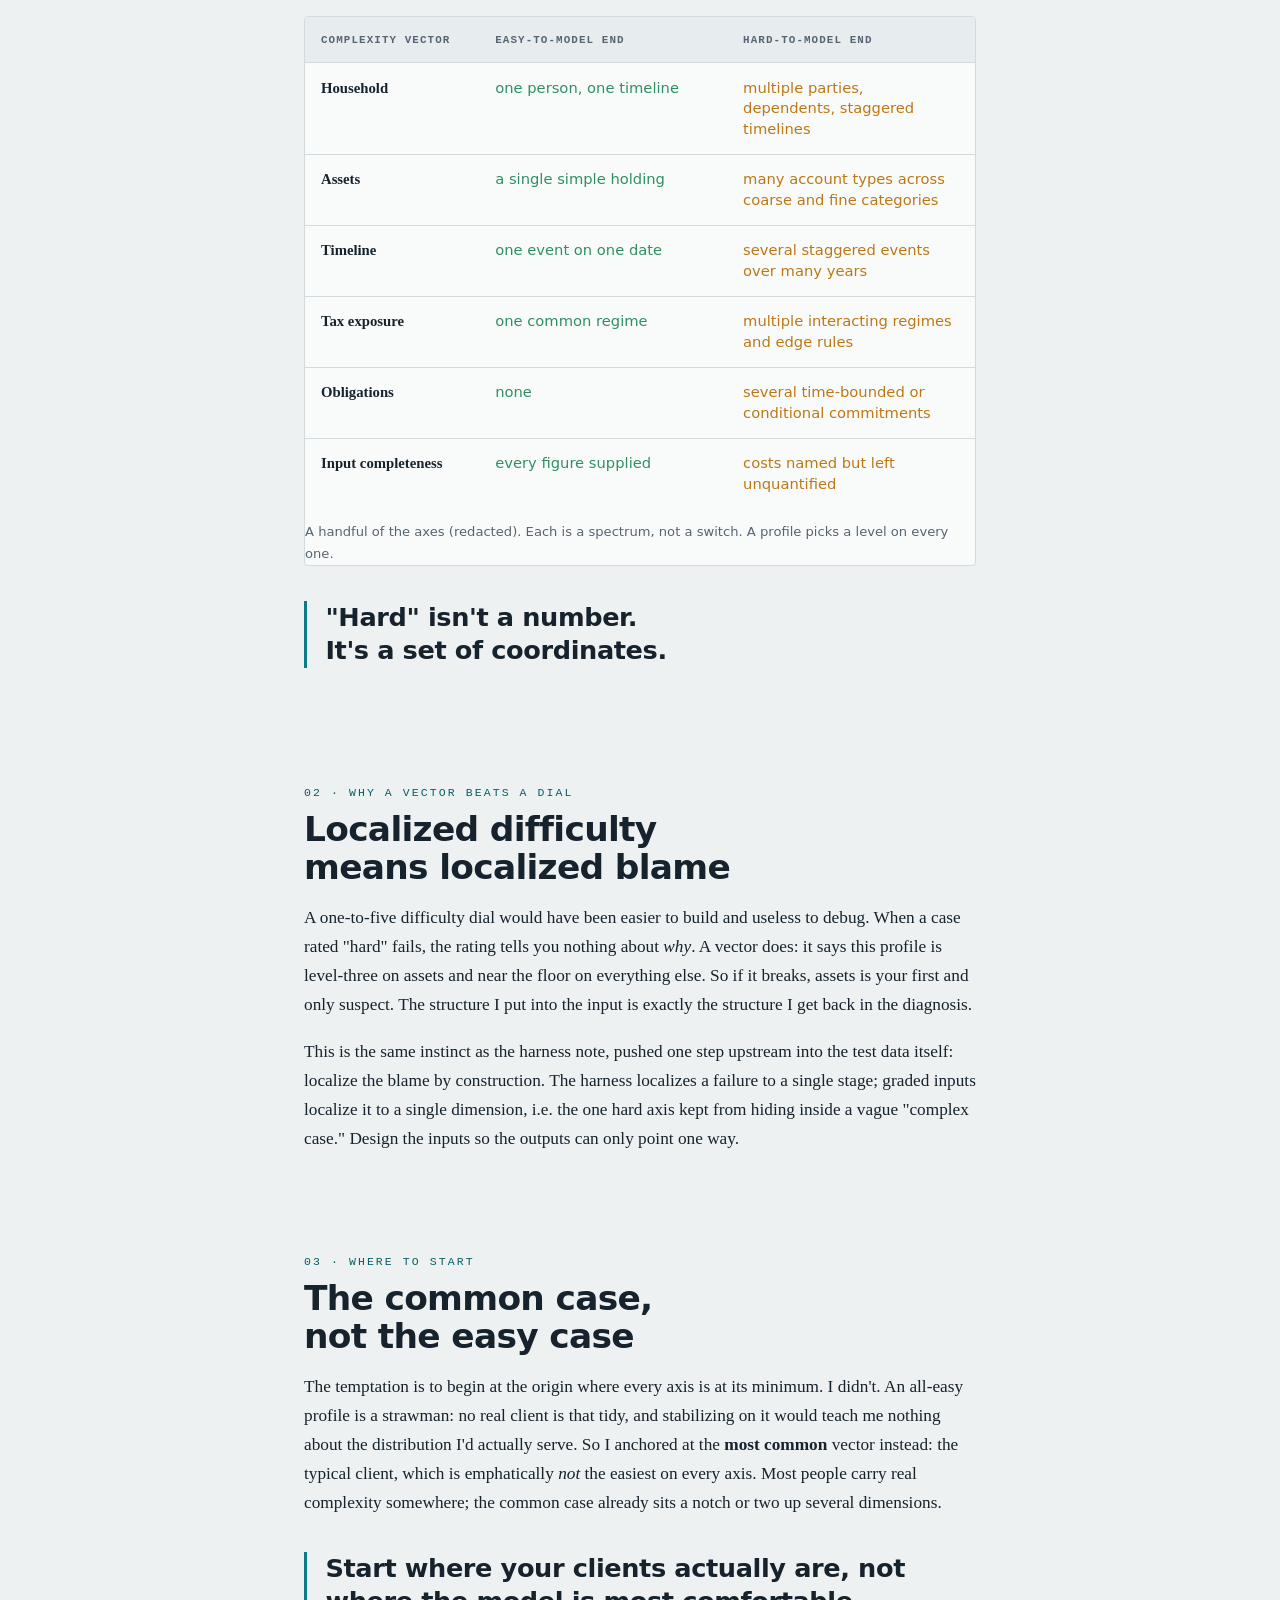
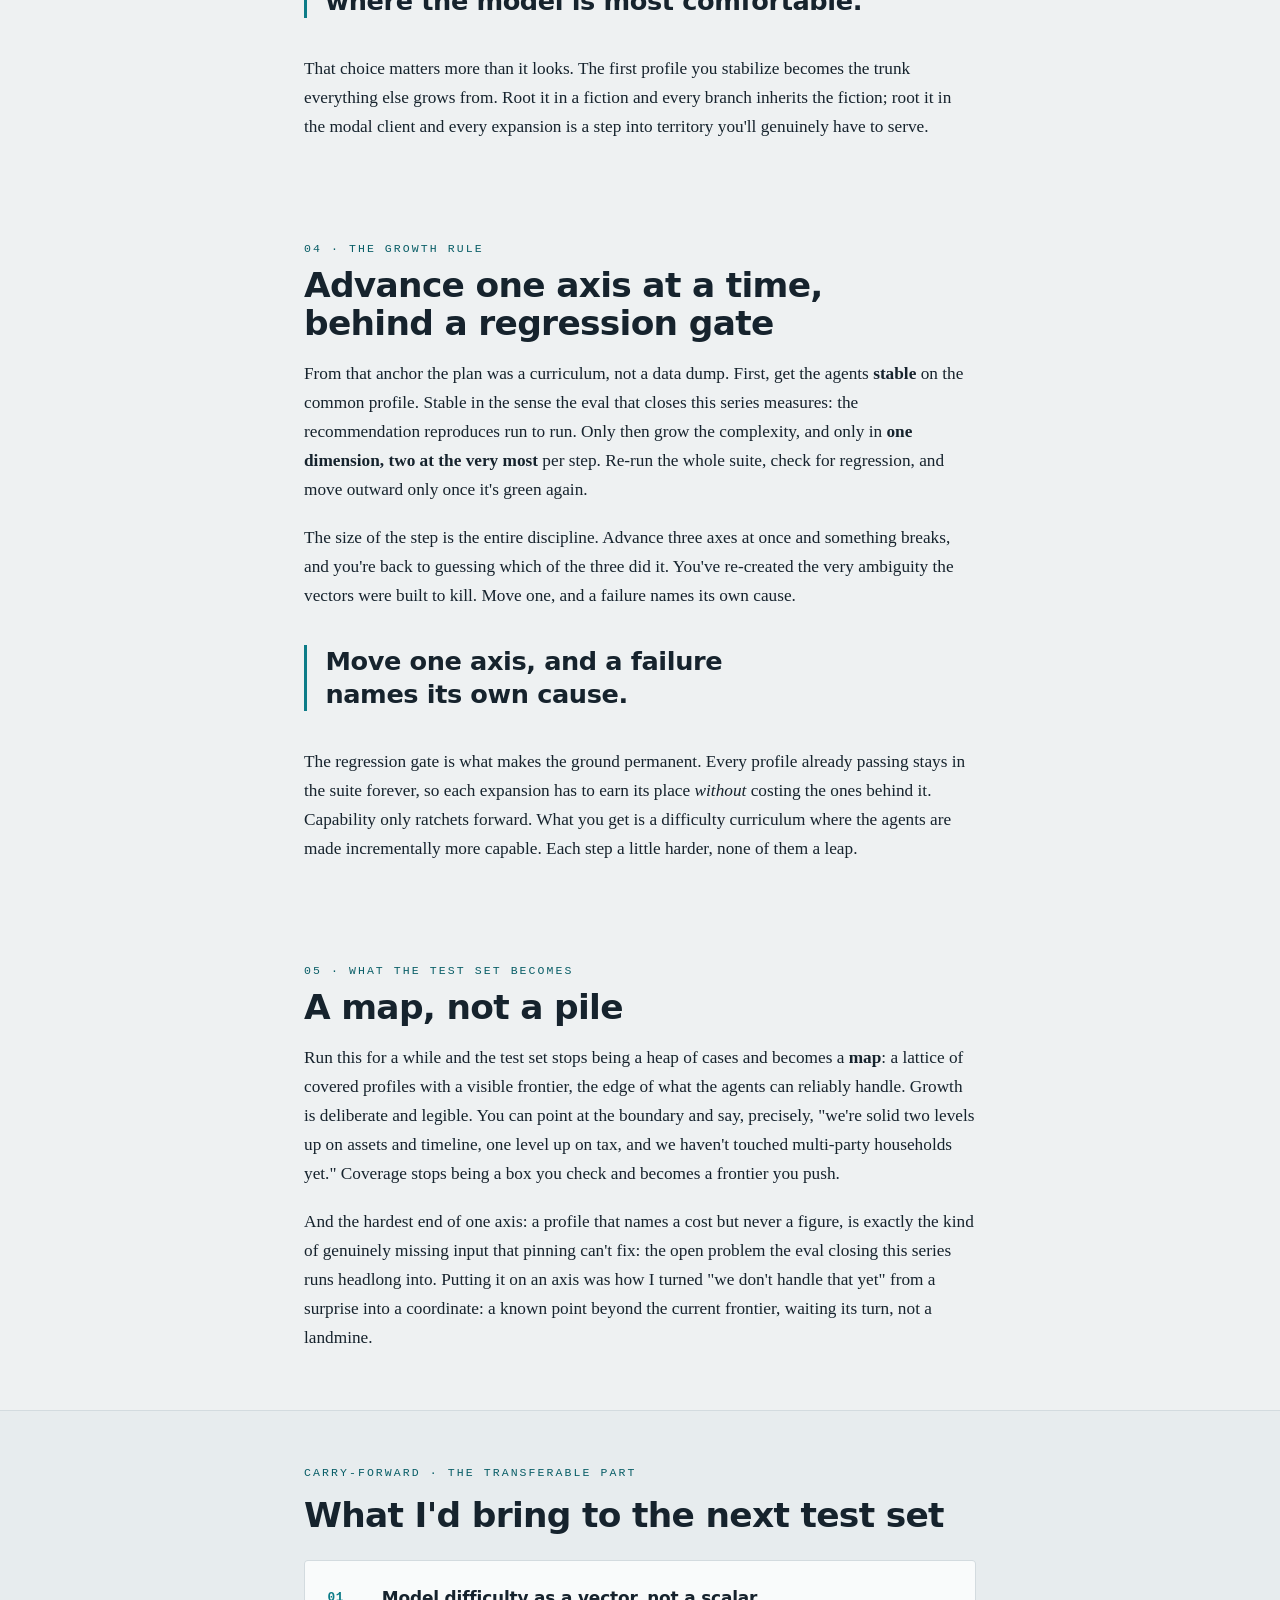
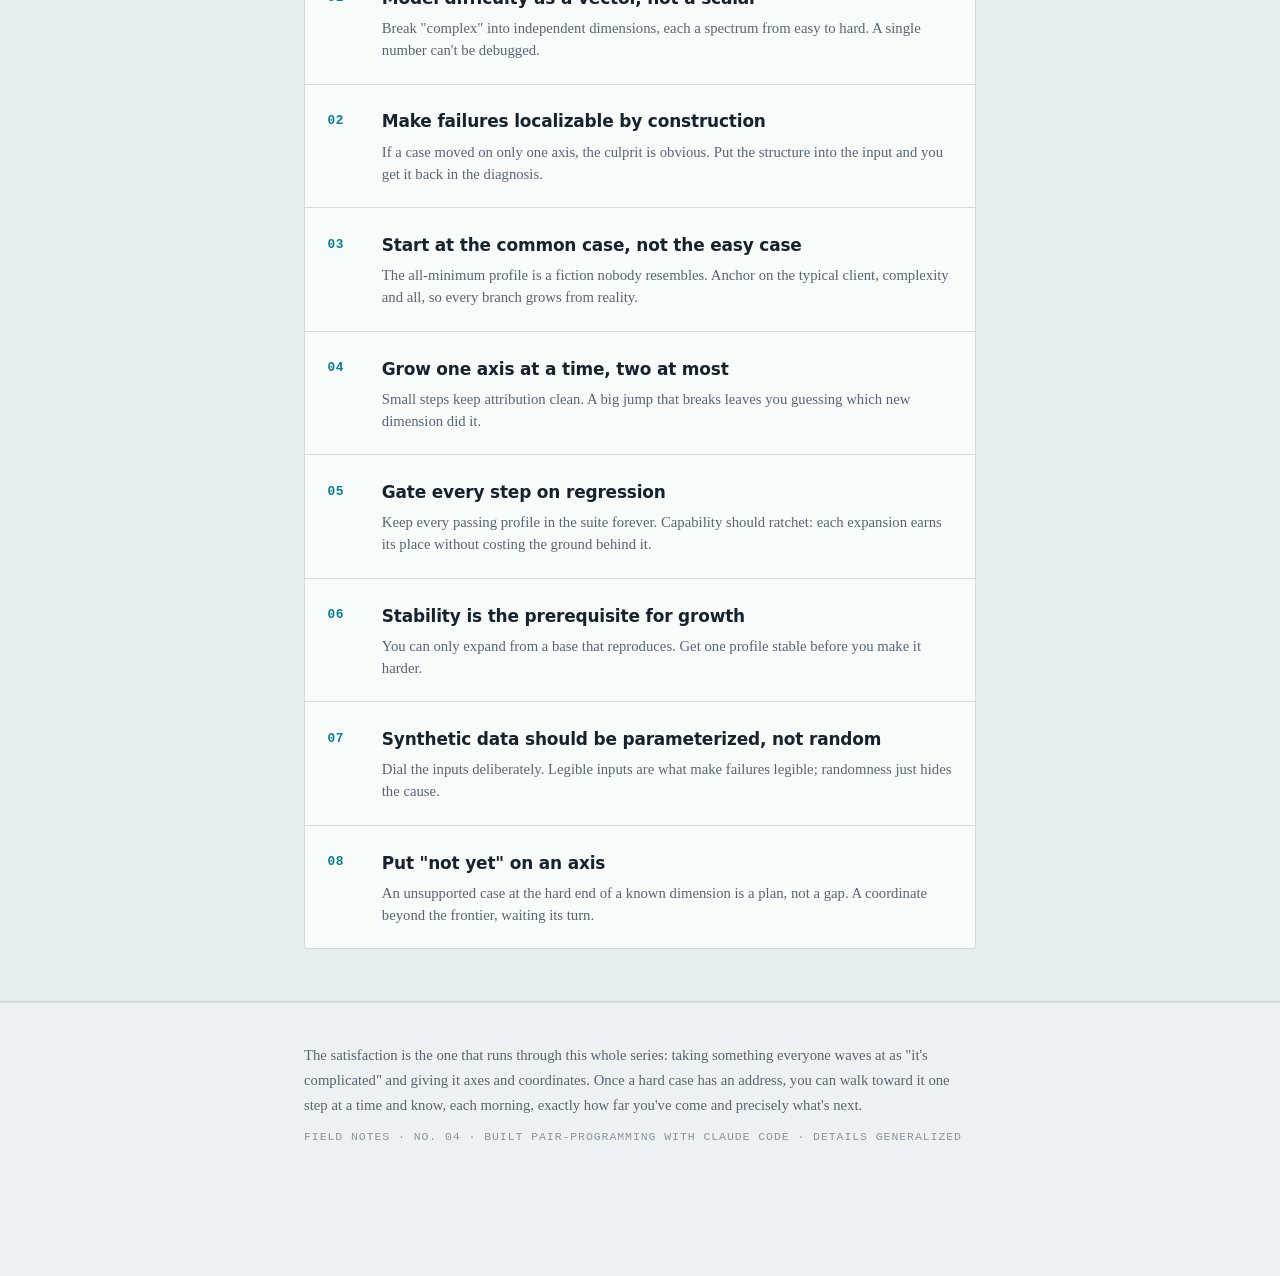
<file: notes/reliable-agents/one-axis/index.html>
<!doctype html>
<html lang="en">
<head>
<meta charset="utf-8">
<meta name="viewport" content="width=device-width, initial-scale=1">
<meta name="description" content="Field note No. 04: building synthetic test profiles by breaking a client's situation into complexity vectors, and growing the test set one dimension at a time.">
<meta name="color-scheme" content="light dark">
<meta property="og:type" content="article">
<meta property="og:title" content="One Axis at a Time">
<meta property="og:description" content="Field note No. 04: building synthetic test profiles by breaking a client's situation into complexity vectors, and growing the test set one dimension at a time.">
<meta name="twitter:card" content="summary_large_image">
<style>html{-webkit-text-size-adjust:100%}img,canvas{max-width:100%}</style>
<title>One Axis at a Time</title>

<style>
  :root {
    --ground: #eef1f2;
    --surface: #f9fbfb;
    --surface-2: #e7ecee;
    --ink: #16232d;
    --muted: #566571;
    --faint: #8695a0;
    --hairline: #d3dbdf;
    --accent: #0c7c88;      /* instrument teal */
    --accent-ink: #095e67;
    --stable: #2f8f63;      /* easy end / comfortable */
    --drift: #bd7714;       /* hard end / edge */
    --stable-wash: rgba(47,143,99,.12);
    --drift-wash: rgba(189,119,20,.13);

    --serif: "Charter", "Bitstream Charter", "Iowan Old Style", "Palatino Linotype", Georgia, ui-serif, serif;
    --sans: -apple-system, BlinkMacSystemFont, "Segoe UI", system-ui, "Helvetica Neue", Arial, sans-serif;
    --mono: ui-monospace, "SF Mono", "Cascadia Code", "JetBrains Mono", Menlo, Consolas, monospace;

    --fs-eyebrow: .72rem;
    --fs-body: 1.08rem;
    --fs-small: .92rem;
    --fs-h3: 1.32rem;
    --fs-h2: clamp(1.55rem, 1.15rem + 1.7vw, 2.15rem);
    --fs-dek: clamp(1.08rem, .95rem + .8vw, 1.35rem);
    --fs-title: clamp(2.5rem, 1.5rem + 4.6vw, 4.4rem);

    /* one measure: hero, prose, figures and tables share the same two edges */
    --col: 46rem;
    --wide: var(--col);
    --radius: 4px;
  }

  @media (prefers-color-scheme: dark) {
    :root {
      --ground: #0c141a;
      --surface: #121d25;
      --surface-2: #16232c;
      --ink: #dbe4e9;
      --muted: #8598a4;
      --faint: #61727e;
      --hairline: #26343d;
      --accent: #35b2bd;
      --accent-ink: #6fd3dc;
      --stable: #52bd88;
      --drift: #d79a41;
      --stable-wash: rgba(82,189,136,.14);
      --drift-wash: rgba(215,154,65,.15);
    }
  }
  :root[data-theme="light"] {
    --ground: #eef1f2; --surface: #f9fbfb; --surface-2: #e7ecee;
    --ink: #16232d; --muted: #566571; --faint: #8695a0; --hairline: #d3dbdf;
    --accent: #0c7c88; --accent-ink: #095e67; --stable: #2f8f63; --drift: #bd7714;
    --stable-wash: rgba(47,143,99,.12); --drift-wash: rgba(189,119,20,.13);
  }
  :root[data-theme="dark"] {
    --ground: #0c141a; --surface: #121d25; --surface-2: #16232c;
    --ink: #dbe4e9; --muted: #8598a4; --faint: #61727e; --hairline: #26343d;
    --accent: #35b2bd; --accent-ink: #6fd3dc; --stable: #52bd88; --drift: #d79a41;
    --stable-wash: rgba(82,189,136,.14); --drift-wash: rgba(215,154,65,.15);
  }

  * { box-sizing: border-box; }
  body {
    margin: 0;
    background: var(--ground);
    color: var(--ink);
    font-family: var(--serif);
    font-size: var(--fs-body);
    line-height: 1.68;
    -webkit-font-smoothing: antialiased;
    text-rendering: optimizeLegibility;
  }

  .col { max-width: var(--col); margin-inline: auto; padding-inline: clamp(1.25rem, 5vw, 2rem); }
  .wide { max-width: var(--wide); margin-inline: auto; padding-inline: clamp(1.25rem, 5vw, 2rem); }

  .eyebrow {
    font-family: var(--mono);
    font-size: var(--fs-eyebrow);
    letter-spacing: .22em;
    text-transform: uppercase;
    color: var(--accent-ink);
    font-weight: 600;
  }

  /* ---------- hero ---------- */
  header.hero {
    border-bottom: 1px solid var(--hairline);
    padding-block: clamp(2.5rem, 6vw, 4.5rem) clamp(1.5rem, 4vw, 2.75rem);
    background:
      radial-gradient(120% 80% at 92% -10%, var(--drift-wash), transparent 60%),
      radial-gradient(90% 70% at 0% 0%, var(--stable-wash), transparent 55%);
  }
  .hero .kicker { display: flex; align-items: center; gap: .8rem; margin-bottom: 1.5rem; }
  .hero .kicker .rule { height: 1px; flex: 1; background: var(--hairline); }
  h1 {
    font-family: var(--sans);
    font-weight: 800;
    font-size: var(--fs-title);
    line-height: 1.02;
    letter-spacing: -.028em;
    margin: 0 0 .7rem;
    text-wrap: balance;
  }
  .dek {
    font-size: var(--fs-dek);
    color: var(--muted);
    line-height: 1.5;
    margin: 0 0 1.9rem;
    max-width: 35rem;
    text-wrap: pretty;
  }
  .meta {
    font-family: var(--mono);
    font-size: .74rem;
    letter-spacing: .1em;
    text-transform: uppercase;
    color: var(--faint);
    display: flex;
    flex-wrap: wrap;
    gap: .5rem 1.1rem;
  }

  figure.space {
    position: relative;
    margin: clamp(1.75rem, 4vw, 2.75rem) 0 0;
    border: 1px solid var(--hairline);
    border-radius: var(--radius);
    background: var(--surface);
    overflow: hidden;
  }
  figure.space .plot { position: relative; }
  figure.space canvas { display: block; width: 100%; height: 220px; }
  figure.space .tags {
    position: absolute; inset: 0; pointer-events: none;
    font-family: var(--mono); font-size: .66rem; letter-spacing: .08em; text-transform: uppercase;
  }
  figure.space .tag { position: absolute; left: .7rem; padding: .25rem .3rem; }
  figure.space .tag--hard { top: .5rem; color: var(--drift); }
  figure.space .tag--easy { bottom: .5rem; color: var(--stable); }
  figure.space figcaption {
    border-top: 1px solid var(--hairline);
    font-family: var(--mono);
    font-size: .72rem;
    letter-spacing: .02em;
    color: var(--muted);
    padding: .7rem 1rem;
    background: var(--surface-2);
  }

  /* ---------- prose ---------- */
  main { padding-block: clamp(2.5rem, 6vw, 4rem); }
  section { padding-block: clamp(1.5rem, 4vw, 2.5rem); }
  .snum {
    font-family: var(--mono);
    font-size: var(--fs-eyebrow);
    letter-spacing: .18em;
    text-transform: uppercase;
    color: var(--accent-ink);
    display: block;
    margin-bottom: .55rem;
  }
  h2 {
    font-family: var(--sans);
    font-weight: 750;
    font-size: var(--fs-h2);
    line-height: 1.1;
    letter-spacing: -.02em;
    margin: 0 0 1rem;
    text-wrap: balance;
  }
  h3 {
    font-family: var(--sans);
    font-weight: 700;
    font-size: var(--fs-h3);
    letter-spacing: -.01em;
    margin: 2rem 0 .6rem;
  }
  p { margin: 0 0 1.15rem; }
  .lead { font-size: 1.16rem; color: var(--ink); }
  a { color: var(--accent-ink); text-decoration-thickness: 1px; text-underline-offset: 2px; }
  strong { font-weight: 700; }
  em.term { font-style: normal; font-family: var(--mono); font-size: .9em; color: var(--accent-ink); background: color-mix(in srgb, var(--accent) 9%, transparent); padding: .05em .35em; border-radius: 3px; }

  .drop::first-letter {
    font-family: var(--sans);
    font-weight: 800;
    font-size: 3.3em;
    line-height: .82;
    float: left;
    padding: .04em .12em 0 0;
    color: var(--accent);
  }

  blockquote {
    margin: 2.2rem 0;
    padding-left: 1.15rem;
    border-left: 3px solid var(--accent);
    font-family: var(--sans);
    font-weight: 600;
    font-size: clamp(1.25rem, 1.05rem + 1vw, 1.6rem);
    line-height: 1.3;
    letter-spacing: -.015em;
    color: var(--ink);
    text-wrap: balance;
  }

  /* ---------- vectors table ---------- */
  .band { background: var(--surface-2); border-block: 1px solid var(--hairline); padding-block: clamp(2rem, 5vw, 3.25rem); }
  .tbl-wrap { overflow-x: auto; border: 1px solid var(--hairline); border-radius: var(--radius); background: var(--surface); }
  table { border-collapse: collapse; width: 100%; font-family: var(--sans); font-size: var(--fs-small); min-width: 30rem; table-layout: fixed; }
  th:first-child, td:first-child { width: 26%; }
  thead th { text-align: left; font-family: var(--mono); font-size: .68rem; letter-spacing: .1em; text-transform: uppercase; color: var(--muted); font-weight: 600; padding: .85rem 1rem; border-bottom: 1px solid var(--hairline); background: var(--surface-2); }
  tbody td { padding: .9rem 1rem; border-bottom: 1px solid var(--hairline); vertical-align: top; line-height: 1.4; overflow-wrap: break-word; }
  tbody tr:last-child td { border-bottom: 0; }
  tbody td:first-child { font-weight: 650; color: var(--ink); font-family: var(--serif); }
  td.easy { color: var(--stable); }
  td.hard { color: var(--drift); }
  caption { caption-side: bottom; text-align: left; font-size: .82rem; color: var(--muted); padding-top: .75rem; font-family: var(--sans); }

  /* narrow screens: stack each row into a labelled block instead of scrolling sideways */
  @media (max-width: 34rem) {
    .tbl-wrap { overflow-x: visible; }
    tbody, tr, td, caption { display: block; }
    table { min-width: 0; display: flex; flex-direction: column; }  /* flex so the caption can stay last */
    tbody { order: 1; }
    caption { order: 2; }
    thead { display: none; }
    th, td { width: auto !important; }
    tbody tr { border-bottom: 1px solid var(--hairline); padding: .55rem 0; }
    tbody tr:last-child { border-bottom: 0; }
    tbody td { border-bottom: 0; padding: .45rem 1.1rem; }
    tbody td::before { content: attr(data-label); display: block; font-family: var(--mono); font-size: .62rem; letter-spacing: .1em; text-transform: uppercase; color: var(--faint); margin-bottom: .15rem; }
    caption { padding: .75rem 1.1rem 0; }
  }

  .band .cap { font-family: var(--mono); font-size: .74rem; letter-spacing: .06em; color: var(--muted); text-transform: uppercase; margin: 0 0 1.25rem; }

  /* ---------- takeaways ---------- */
  .takes { list-style: none; margin: 0; padding: 0; display: grid; gap: 1px; background: var(--hairline); border: 1px solid var(--hairline); border-radius: var(--radius); overflow: hidden; counter-reset: t; }
  .takes li { background: var(--surface); padding: 1.3rem 1.4rem 1.4rem; display: grid; grid-template-columns: 2.4rem 1fr; gap: .4rem 1rem; align-items: start; counter-increment: t; }
  .takes li::before { content: counter(t, decimal-leading-zero); font-family: var(--mono); font-size: .8rem; font-weight: 600; color: var(--accent); padding-top: .28rem; letter-spacing: .05em; }
  .takes h4 { font-family: var(--sans); font-size: 1.06rem; font-weight: 700; letter-spacing: -.01em; margin: .12rem 0 .3rem; color: var(--ink); }
  .takes p { font-size: var(--fs-small); color: var(--muted); margin: 0; line-height: 1.5; }
  .takes .body { grid-column: 2; }

  /* ---------- footer ---------- */
  footer { border-top: 1px solid var(--hairline); padding-block: 2.5rem 3.5rem; color: var(--muted); }
  footer p { font-size: var(--fs-small); margin: 0 0 .6rem; }
  footer .sig { font-family: var(--mono); font-size: .72rem; letter-spacing: .08em; text-transform: uppercase; color: var(--faint); }

  hr.tick { border: 0; height: 1px; background: var(--hairline); margin: 0; }

  @media (prefers-reduced-motion: reduce) { * { animation: none !important; transition: none !important; } }
  :focus-visible { outline: 2px solid var(--accent); outline-offset: 3px; border-radius: 2px; }
</style>
<script src="../../../assets/site.js"></script>
</head>
<body>
<div style="border-bottom:1px solid var(--hairline);"><div style="max-width:var(--wide,58rem);margin-inline:auto;padding:.7rem clamp(1.25rem,5vw,2rem);font-family:var(--mono);font-size:.72rem;letter-spacing:.12em;text-transform:uppercase;display:flex;justify-content:space-between;gap:1rem;"><a href="../" style="color:var(--muted);text-decoration:none;">&larr; The series</a><a href="../../../" style="color:var(--muted);text-decoration:none;">yingzhiva.github.io</a></div></div>
<header class="hero">
  <div class="wide">
    <div class="kicker">
      <span class="eyebrow">Field Notes &middot; No. 04 &middot; Test Data</span>
      <span class="rule"></span>
    </div>
    <h1>One Axis at a Time</h1>
    <p class="dek">Real clients were too scarce and too sensitive to test with, so I manufactured them by breaking &ldquo;a complicated situation&rdquo; into complexity vectors and growing the test set one dimension at a time.</p>
    <div class="meta">
      <span>Field note</span>
      <span>&middot;</span>
      <span>~8 min read</span>
      <span>&middot;</span>
      <span>Details generalized</span>
    </div>

    <figure class="space" aria-label="A parallel-coordinates plot: several vertical axes, each running from easy-to-model at the bottom to hard-to-model at the top. A profile line grows outward one axis at a time from a common starting point.">
      <div class="plot">
        <canvas id="vectors" width="1160" height="440"></canvas>
        <div class="tags">
          <span class="tag tag--hard">hard to model</span>
          <span class="tag tag--easy">easy to model</span>
        </div>
      </div>
      <figcaption>Each axis is one dimension of difficulty; the line is a single synthetic profile. It starts at the common case and advances one axis per step.</figcaption>
    </figure>
  </div>
</header>

<main>
  <div class="col">

    <section>
      <p class="lead drop">You can't test a pipeline you can't feed. Real client situations were scarce, sensitive, and inconveniently shaped, so before I could measure whether the agents were stable I needed a way to manufacture clients: synthetic profiles, plausible enough to exercise the workflow and controlled enough to reason about. The naive version, "generate a random client," fails twice over: it hands you either a toy nobody resembles, or a tangle so knotted that when the agent stumbles you can't say what tripped it.</p>
      <p>What I wanted was the opposite of random: inputs I could dial deliberately, so that every failure pointed back at a cause. That meant giving "complicated" a structure.</p>
    </section>

    <hr class="tick" />

    <section>
      <span class="snum">01 &middot; The idea</span>
      <h2>Complexity isn't a scalar. It's a set of axes.</h2>
      <p>The move that unlocked everything was refusing to treat difficulty as a single number. A client's situation isn't just "hard", it's hard in <em>particular ways</em>, and those ways are largely independent of one another. So I broke the situation into a set of <strong>complexity vectors</strong>: dimensions, each its own spectrum running from easy-to-model at one end to hard-to-model at the other. A synthetic profile is then just a point in that space, one level chosen on every axis.</p>

      <div class="tbl-wrap" role="region" aria-label="Example complexity vectors, easy end to hard end">
        <table>
          <caption>A handful of the axes (redacted). Each is a spectrum, not a switch. A profile picks a level on every one.</caption>
          <thead>
            <tr><th scope="col">Complexity vector</th><th scope="col">Easy-to-model end</th><th scope="col">Hard-to-model end</th></tr>
          </thead>
          <tbody>
            <tr><td data-label="Complexity vector">Household</td><td class="easy" data-label="Easy-to-model end">one person, one timeline</td><td class="hard" data-label="Hard-to-model end">multiple parties, dependents, staggered timelines</td></tr>
            <tr><td data-label="Complexity vector">Assets</td><td class="easy" data-label="Easy-to-model end">a single simple holding</td><td class="hard" data-label="Hard-to-model end">many account types across coarse and fine categories</td></tr>
            <tr><td data-label="Complexity vector">Timeline</td><td class="easy" data-label="Easy-to-model end">one event on one date</td><td class="hard" data-label="Hard-to-model end">several staggered events over many years</td></tr>
            <tr><td data-label="Complexity vector">Tax exposure</td><td class="easy" data-label="Easy-to-model end">one common regime</td><td class="hard" data-label="Hard-to-model end">multiple interacting regimes and edge rules</td></tr>
            <tr><td data-label="Complexity vector">Obligations</td><td class="easy" data-label="Easy-to-model end">none</td><td class="hard" data-label="Hard-to-model end">several time-bounded or conditional commitments</td></tr>
            <tr><td data-label="Complexity vector">Input completeness</td><td class="easy" data-label="Easy-to-model end">every figure supplied</td><td class="hard" data-label="Hard-to-model end">costs named but left unquantified</td></tr>
          </tbody>
        </table>
      </div>

      <blockquote>"Hard" isn't a number. It's a set of coordinates.</blockquote>
    </section>

    <section>
      <span class="snum">02 &middot; Why a vector beats a dial</span>
      <h2>Localized difficulty means localized blame</h2>
      <p>A one-to-five difficulty dial would have been easier to build and useless to debug. When a case rated "hard" fails, the rating tells you nothing about <em>why</em>. A vector does: it says this profile is level-three on assets and near the floor on everything else. So if it breaks, assets is your first and only suspect. The structure I put into the input is exactly the structure I get back in the diagnosis.</p>
      <p>This is the same instinct as the harness note, pushed one step upstream into the test data itself: localize the blame by construction. The harness localizes a failure to a single stage; graded inputs localize it to a single dimension, i.e. the one hard axis kept from hiding inside a vague "complex case." Design the inputs so the outputs can only point one way.</p>
    </section>

    <section>
      <span class="snum">03 &middot; Where to start</span>
      <h2>The common case, not the easy case</h2>
      <p>The temptation is to begin at the origin where every axis is at its minimum. I didn't. An all-easy profile is a strawman: no real client is that tidy, and stabilizing on it would teach me nothing about the distribution I'd actually serve. So I anchored at the <strong>most common</strong> vector instead: the typical client,  which is emphatically <em>not</em> the easiest on every axis. Most people carry real complexity somewhere; the common case already sits a notch or two up several dimensions.</p>
      <blockquote>Start where your clients actually are, not where the model is most comfortable.</blockquote>
      <p>That choice matters more than it looks. The first profile you stabilize becomes the trunk everything else grows from. Root it in a fiction and every branch inherits the fiction; root it in the modal client and every expansion is a step into territory you'll genuinely have to serve.</p>
    </section>

    <section>
      <span class="snum">04 &middot; The growth rule</span>
      <h2>Advance one axis at a time, behind a regression gate</h2>
      <p>From that anchor the plan was a curriculum, not a data dump. First, get the agents <strong>stable</strong> on the common profile. Stable in the sense the eval that closes this series measures: the recommendation reproduces run to run. Only then grow the complexity, and only in <strong>one dimension, two at the very most</strong> per step. Re-run the whole suite, check for regression, and move outward only once it's green again.</p>
      <p>The size of the step is the entire discipline. Advance three axes at once and something breaks, and you're back to guessing which of the three did it. You've re-created the very ambiguity the vectors were built to kill. Move one, and a failure names its own cause.</p>
      <blockquote>Move one axis, and a failure names its own cause.</blockquote>
      <p>The regression gate is what makes the ground permanent. Every profile already passing stays in the suite forever, so each expansion has to earn its place <em>without</em> costing the ones behind it. Capability only ratchets forward. What you get is a difficulty curriculum where the agents are made incrementally more capable. Each step a little harder, none of them a leap.</p>
    </section>

    <section>
      <span class="snum">05 &middot; What the test set becomes</span>
      <h2>A map, not a pile</h2>
      <p>Run this for a while and the test set stops being a heap of cases and becomes a <strong>map</strong>: a lattice of covered profiles with a visible frontier, the edge of what the agents can reliably handle. Growth is deliberate and legible. You can point at the boundary and say, precisely, "we're solid two levels up on assets and timeline, one level up on tax, and we haven't touched multi-party households yet." Coverage stops being a box you check and becomes a frontier you push.</p>
      <p>And the hardest end of one axis: a profile that names a cost but never a figure, is exactly the kind of genuinely missing input that pinning can't fix: the open problem the eval closing this series runs headlong into. Putting it on an axis was how I turned "we don't handle that yet" from a surprise into a coordinate: a known point beyond the current frontier, waiting its turn, not a landmine.</p>
    </section>

  </div>

  <div class="band">
    <div class="col" style="padding-top:0;padding-bottom:0;">
      <span class="snum" style="margin-bottom:.9rem;">Carry-forward &middot; The transferable part</span>
      <h2 style="margin-bottom:1.6rem;">What I'd bring to the next test set</h2>
    </div>
    <div class="col">
      <ol class="takes">
        <li><div class="body"><h4>Model difficulty as a vector, not a scalar</h4><p>Break "complex" into independent dimensions, each a spectrum from easy to hard. A single number can't be debugged.</p></div></li>
        <li><div class="body"><h4>Make failures localizable by construction</h4><p>If a case moved on only one axis, the culprit is obvious. Put the structure into the input and you get it back in the diagnosis.</p></div></li>
        <li><div class="body"><h4>Start at the common case, not the easy case</h4><p>The all-minimum profile is a fiction nobody resembles. Anchor on the typical client, complexity and all, so every branch grows from reality.</p></div></li>
        <li><div class="body"><h4>Grow one axis at a time, two at most</h4><p>Small steps keep attribution clean. A big jump that breaks leaves you guessing which new dimension did it.</p></div></li>
        <li><div class="body"><h4>Gate every step on regression</h4><p>Keep every passing profile in the suite forever. Capability should ratchet: each expansion earns its place without costing the ground behind it.</p></div></li>
        <li><div class="body"><h4>Stability is the prerequisite for growth</h4><p>You can only expand from a base that reproduces. Get one profile stable before you make it harder.</p></div></li>
        <li><div class="body"><h4>Synthetic data should be parameterized, not random</h4><p>Dial the inputs deliberately. Legible inputs are what make failures legible; randomness just hides the cause.</p></div></li>
        <li><div class="body"><h4>Put "not yet" on an axis</h4><p>An unsupported case at the hard end of a known dimension is a plan, not a gap. A coordinate beyond the frontier, waiting its turn.</p></div></li>
      </ol>
    </div>
  </div>

  <footer>
    <div class="col">
      <p>The satisfaction is the one that runs through this whole series: taking something everyone waves at as "it's complicated" and giving it axes and coordinates. Once a hard case has an address, you can walk toward it one step at a time and know, each morning, exactly how far you've come and precisely what's next.</p>
      <p class="sig">Field notes &middot; No. 04 &middot; built pair-programming with Claude Code &middot; details generalized</p>
    </div>
  </footer>
</main>

<script>
  (function () {
    var canvas = document.getElementById("vectors");
    if (!canvas || !canvas.getContext) return;
    var ctx = canvas.getContext("2d");
    var reduce = window.matchMedia && window.matchMedia("(prefers-reduced-motion: reduce)").matches;

    var MAXL = 4;
    var baseline = [1, 1, 0, 1, 0, 0];  // the common case: not all-zero
    var target   = [2, 3, 1, 2, 1, 1];  // grown a step or two on several axes
    var order = [];
    for (var i = 0; i < baseline.length; i++) if (target[i] !== baseline[i]) order.push(i);
    var MOVE = 560, HOLD = 320;

    function tokens() {
      var s = getComputedStyle(document.documentElement);
      return {
        accent: s.getPropertyValue("--accent").trim() || "#0c7c88",
        stable: s.getPropertyValue("--stable").trim() || "#2f8f63",
        drift:  s.getPropertyValue("--drift").trim()  || "#bd7714",
        grid:   s.getPropertyValue("--hairline").trim() || "#d3dbdf",
        muted:  s.getPropertyValue("--muted").trim()  || "#566571",
        surface:s.getPropertyValue("--surface").trim()|| "#f9fbfb"
      };
    }

    var W = 0, H = 220, dpr = 1, padT = 26, padB = 30, padX = 34;
    function resize() {
      var rect = canvas.getBoundingClientRect();
      dpr = Math.min(window.devicePixelRatio || 1, 2);
      W = Math.max(320, rect.width);
      canvas.width = Math.round(W * dpr);
      canvas.height = Math.round(H * dpr);
      ctx.setTransform(dpr, 0, 0, dpr, 0, 0);
    }
    function axisX(i) { return padX + i * (W - 2 * padX) / (baseline.length - 1); }
    function yFor(lvl) { var yTop = padT, yBot = H - padB; return yBot - (lvl / MAXL) * (yBot - yTop); }

    // current profile levels + which axis is mid-move, given elapsed ms
    function state(elapsed) {
      var cur = baseline.slice(), active = -1;
      for (var k = 0; k < order.length; k++) {
        var start = k * (MOVE + HOLD), ax = order[k];
        if (elapsed >= start + MOVE) { cur[ax] = target[ax]; }
        else if (elapsed >= start) {
          var t = (elapsed - start) / MOVE, e = t < .5 ? 2*t*t : 1-Math.pow(-2*t+2,2)/2;
          cur[ax] = baseline[ax] + (target[ax] - baseline[ax]) * e;
          active = ax; break;
        } else break;
      }
      return { cur: cur, active: active };
    }
    var TOTAL = order.length * (MOVE + HOLD) + 400;

    function draw(elapsed) {
      var c = tokens(), st = state(elapsed);
      ctx.clearRect(0, 0, W, H);

      // faint level gridlines
      ctx.strokeStyle = c.grid; ctx.lineWidth = 1;
      for (var l = 0; l <= MAXL; l++) {
        ctx.globalAlpha = l === 0 ? 0.7 : 0.32;
        var y = Math.round(yFor(l)) + .5;
        ctx.beginPath(); ctx.moveTo(padX, y); ctx.lineTo(W - padX, y); ctx.stroke();
      }
      ctx.globalAlpha = 1;

      // each axis: easy->hard gradient rail + ticks
      for (var i = 0; i < baseline.length; i++) {
        var x = Math.round(axisX(i)) + .5;
        var g = ctx.createLinearGradient(0, yFor(0), 0, yFor(MAXL));
        g.addColorStop(0, c.stable); g.addColorStop(1, c.drift);
        ctx.strokeStyle = g; ctx.globalAlpha = 0.5; ctx.lineWidth = 2.5;
        ctx.beginPath(); ctx.moveTo(x, yFor(0)); ctx.lineTo(x, yFor(MAXL)); ctx.stroke();
        ctx.globalAlpha = 1;
      }

      // ghost baseline profile (the common anchor)
      ctx.strokeStyle = c.muted; ctx.globalAlpha = 0.4; ctx.lineWidth = 1.5; ctx.setLineDash([3, 4]);
      ctx.beginPath();
      for (var b = 0; b < baseline.length; b++) { var bx = axisX(b), by = yFor(baseline[b]); b ? ctx.lineTo(bx, by) : ctx.moveTo(bx, by); }
      ctx.stroke(); ctx.setLineDash([]); ctx.globalAlpha = 1;

      // current profile line
      ctx.strokeStyle = c.accent; ctx.lineWidth = 2.4; ctx.lineJoin = "round";
      ctx.beginPath();
      for (var p = 0; p < st.cur.length; p++) { var px = axisX(p), py = yFor(st.cur[p]); p ? ctx.lineTo(px, py) : ctx.moveTo(px, py); }
      ctx.stroke();

      // points
      for (var q = 0; q < st.cur.length; q++) {
        var qx = axisX(q), qy = yFor(st.cur[q]), on = q === st.active;
        if (on) { ctx.beginPath(); ctx.fillStyle = c.drift; ctx.globalAlpha = 0.2; ctx.arc(qx, qy, 9, 0, Math.PI * 2); ctx.fill(); ctx.globalAlpha = 1; }
        ctx.beginPath(); ctx.fillStyle = on ? c.drift : c.accent; ctx.arc(qx, qy, on ? 4.2 : 3.4, 0, Math.PI * 2); ctx.fill();
        ctx.beginPath(); ctx.fillStyle = c.surface; ctx.arc(qx, qy, on ? 1.7 : 1.4, 0, Math.PI * 2); ctx.fill();
      }
    }

    var start = null;
    function frame(ts) {
      if (start === null) start = ts;
      var e = ts - start;
      draw(e);
      if (e < TOTAL) requestAnimationFrame(frame);
      else draw(TOTAL);
    }
    function run() { resize(); if (reduce) draw(TOTAL); else { start = null; requestAnimationFrame(frame); } }
    run();

    var rt;
    window.addEventListener("resize", function () { clearTimeout(rt); rt = setTimeout(run, 180); });
    var mq = window.matchMedia("(prefers-color-scheme: dark)");
    if (mq.addEventListener) mq.addEventListener("change", function () { draw(TOTAL); });
    new MutationObserver(function () { draw(TOTAL); }).observe(document.documentElement, { attributes: true, attributeFilter: ["data-theme"] });
  })();
</script>
</body>
</html>
</file>
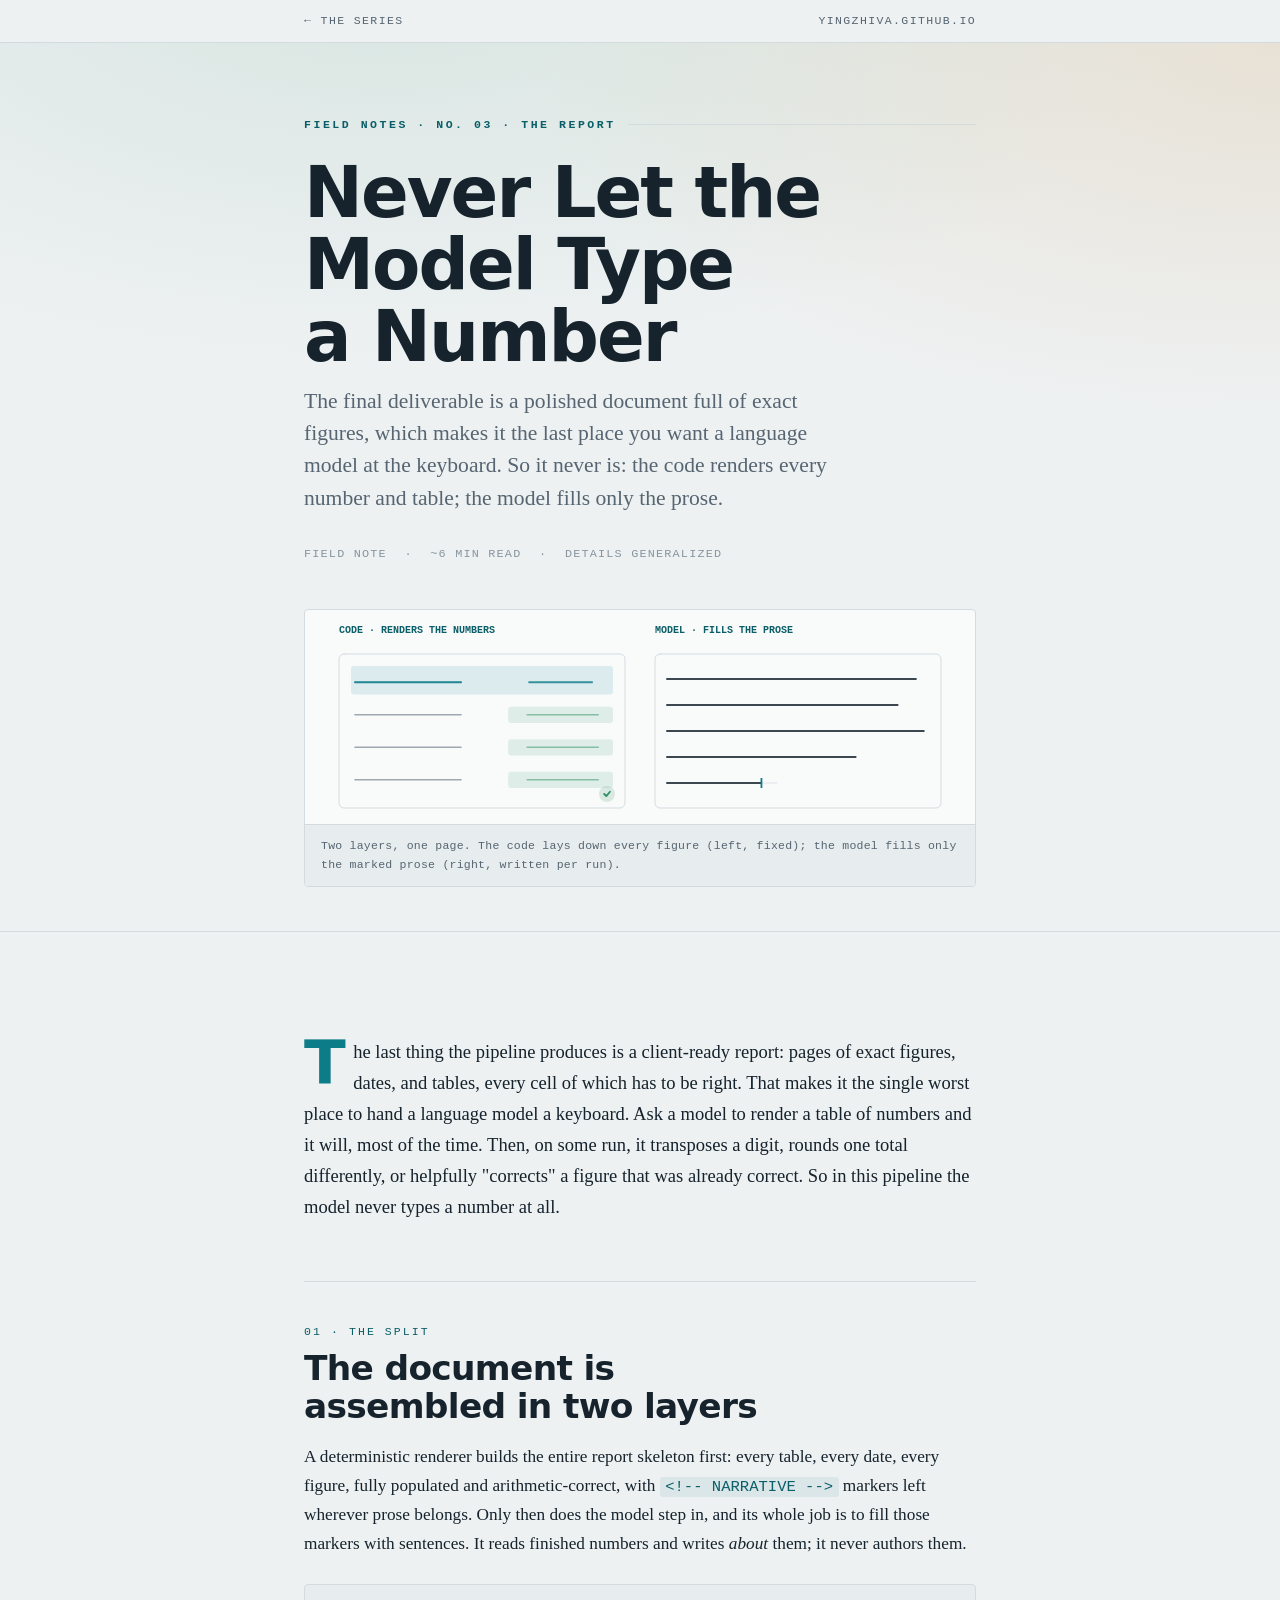
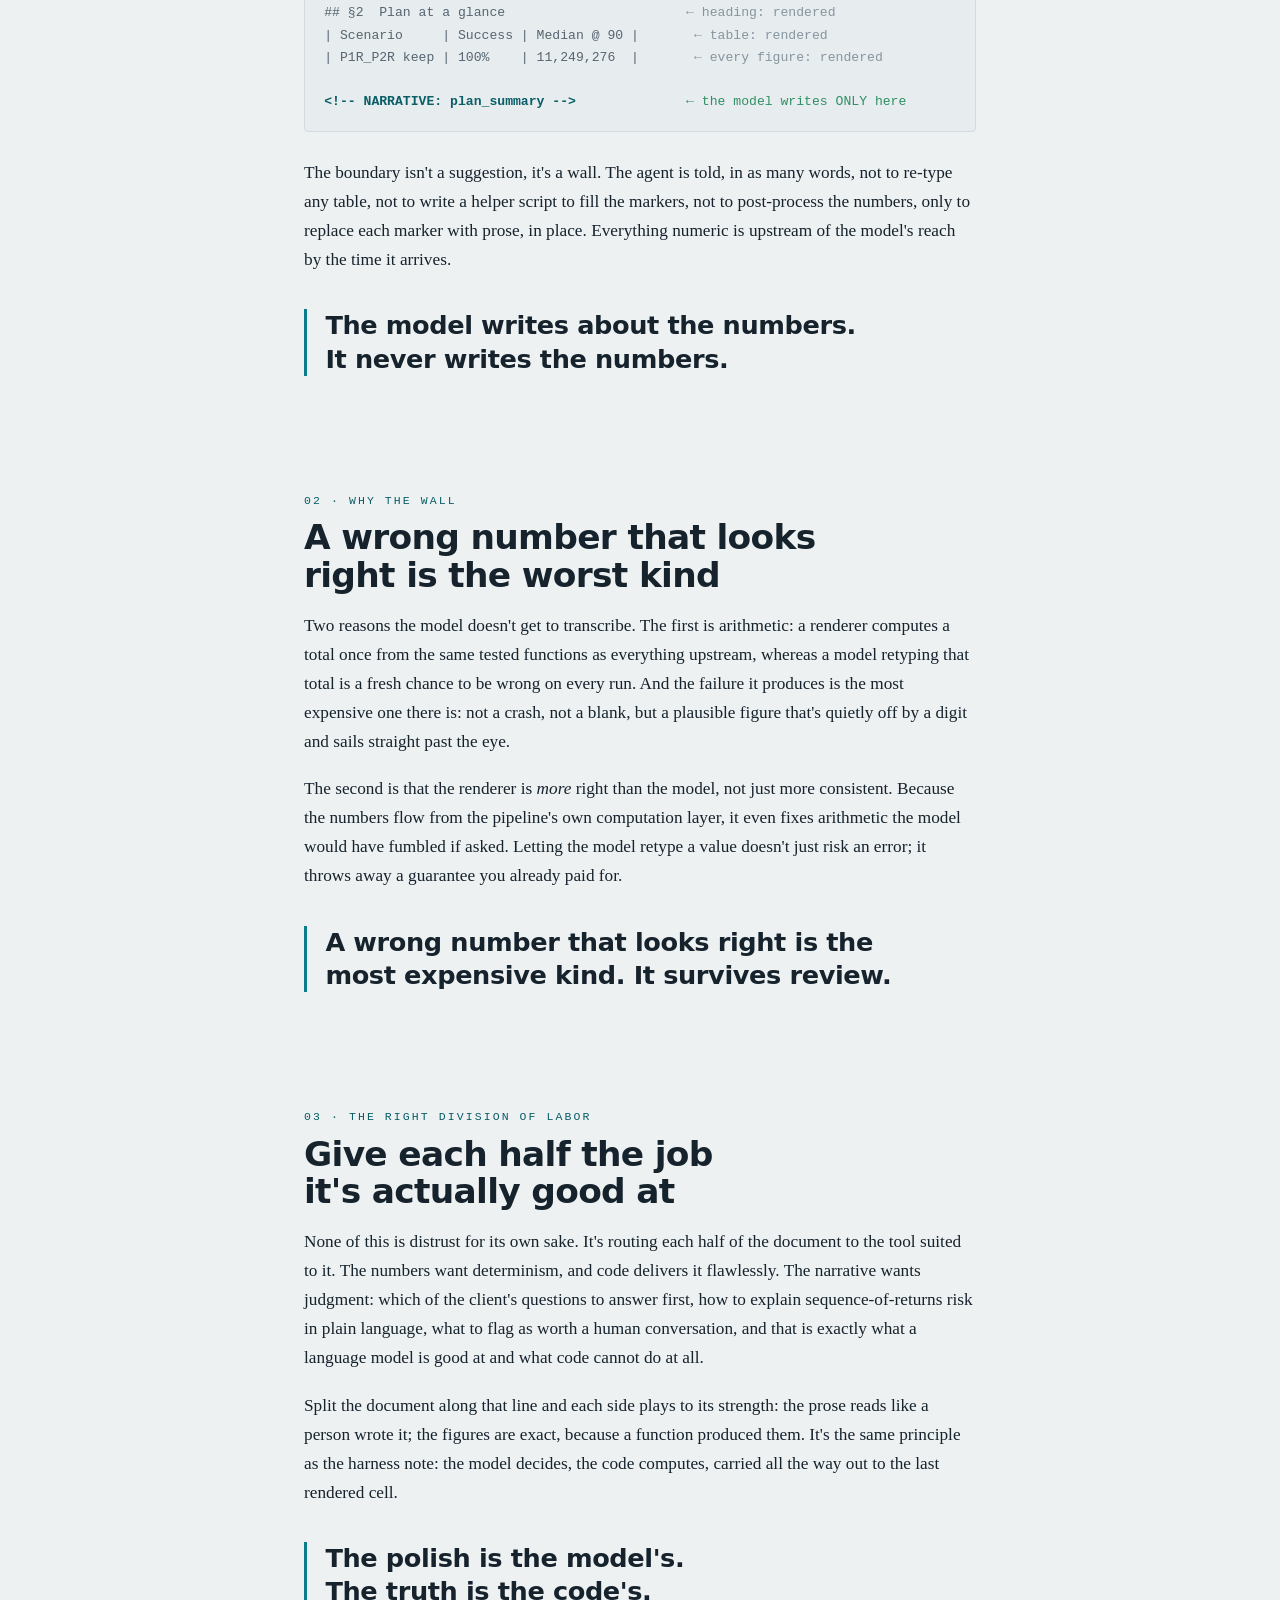
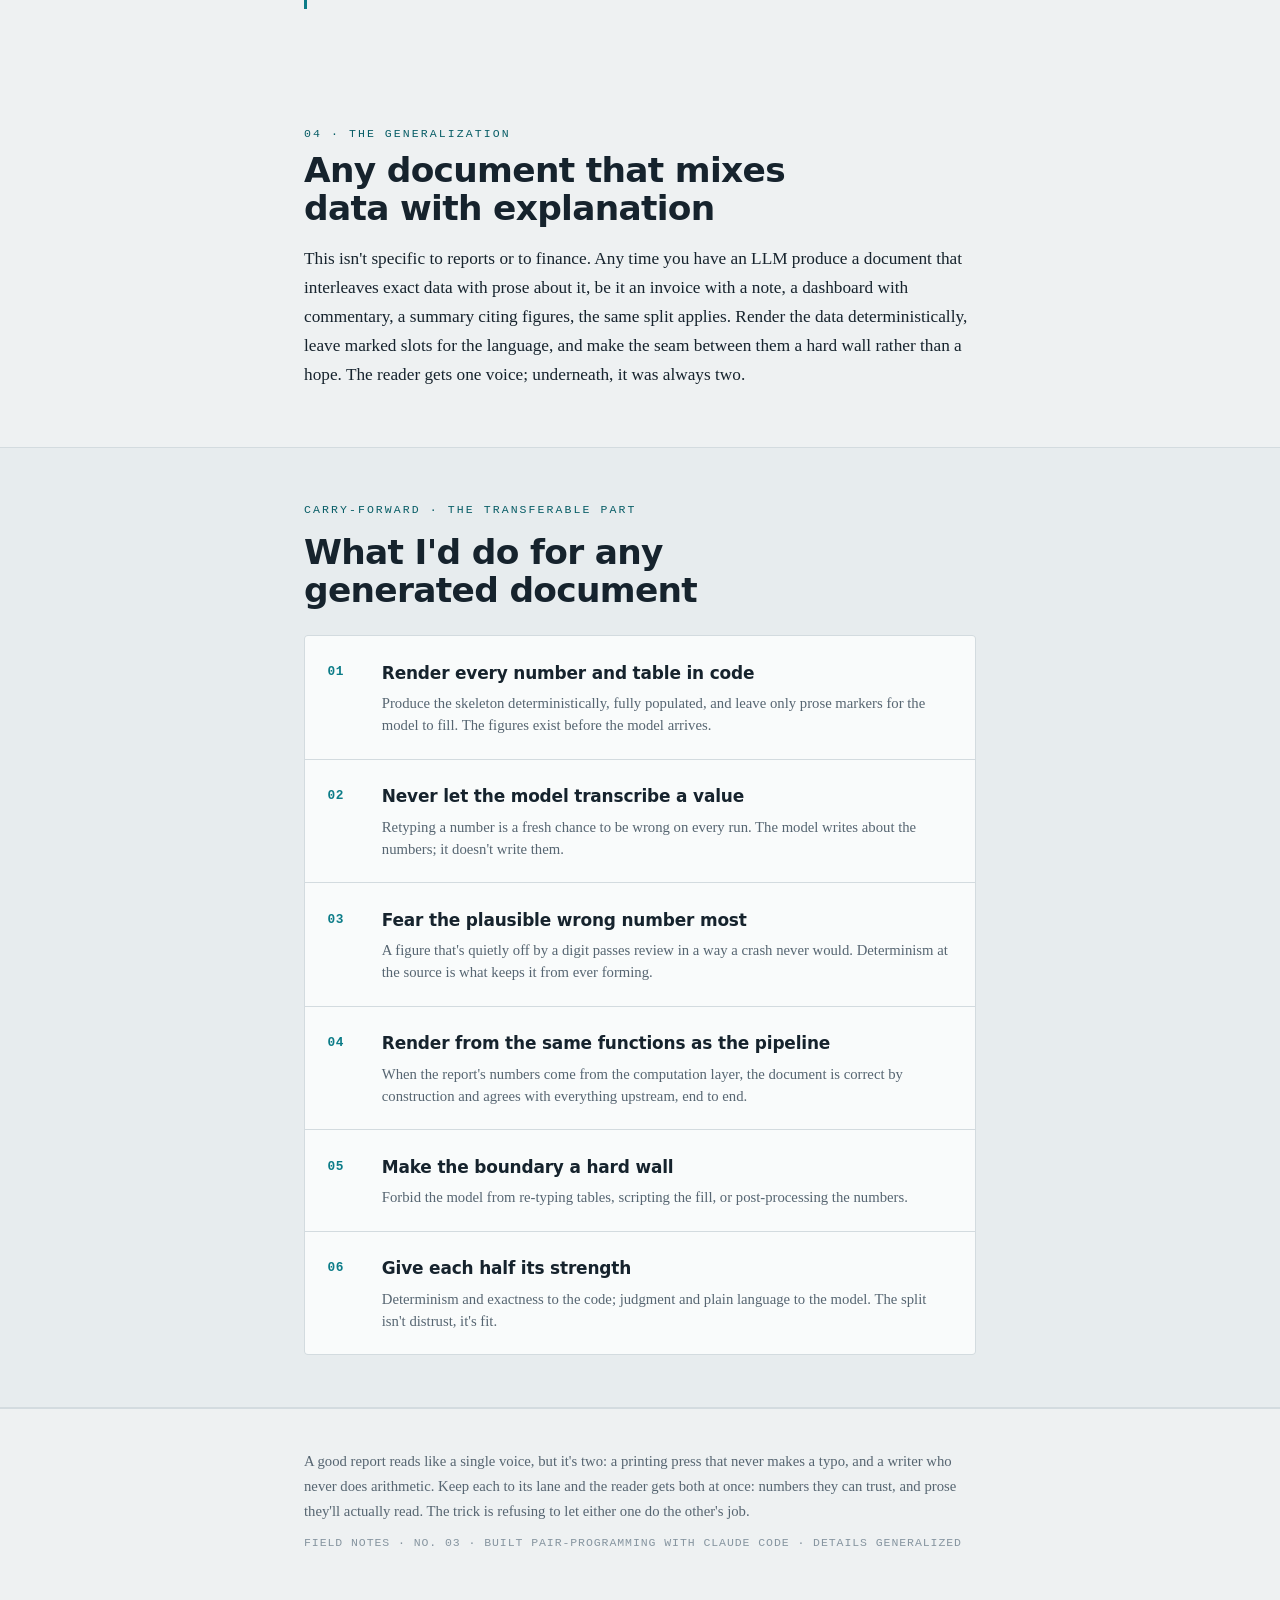
<file: notes/reliable-agents/prose-and-numbers/index.html>
<!doctype html>
<html lang="en">
<head>
<meta charset="utf-8">
<meta name="viewport" content="width=device-width, initial-scale=1">
<meta name="description" content="Field note No. 03: generating a report where code renders every number and table deterministically and the model fills only the prose.">
<meta name="color-scheme" content="light dark">
<meta property="og:type" content="article">
<meta property="og:title" content="Never Let the Model Type a Number">
<meta property="og:description" content="Field note No. 03: generating a report where code renders every number and table deterministically and the model fills only the prose.">
<meta name="twitter:card" content="summary_large_image">
<style>html{-webkit-text-size-adjust:100%}img,canvas{max-width:100%}</style>
<title>Never Let the Model Type a Number</title>

<style>
  :root {
    --ground: #eef1f2; --surface: #f9fbfb; --surface-2: #e7ecee;
    --ink: #16232d; --muted: #566571; --faint: #8695a0; --hairline: #d3dbdf;
    --accent: #0c7c88; --accent-ink: #095e67; --stable: #2f8f63; --drift: #bd7714;
    --stable-wash: rgba(47,143,99,.12); --drift-wash: rgba(189,119,20,.13);
    --serif: "Charter", "Bitstream Charter", "Iowan Old Style", "Palatino Linotype", Georgia, ui-serif, serif;
    --sans: -apple-system, BlinkMacSystemFont, "Segoe UI", system-ui, "Helvetica Neue", Arial, sans-serif;
    --mono: ui-monospace, "SF Mono", "Cascadia Code", "JetBrains Mono", Menlo, Consolas, monospace;
    --fs-eyebrow: .72rem; --fs-body: 1.08rem; --fs-small: .92rem; --fs-h3: 1.32rem;
    --fs-h2: clamp(1.55rem, 1.15rem + 1.7vw, 2.15rem);
    --fs-dek: clamp(1.08rem, .95rem + .8vw, 1.35rem);
    --fs-title: clamp(2.5rem, 1.5rem + 4.6vw, 4.4rem);
    /* one measure: hero, prose, figures and tables share the same two edges */
    --col: 46rem; --wide: var(--col); --radius: 4px;
  }
  @media (prefers-color-scheme: dark) {
    :root {
      --ground: #0c141a; --surface: #121d25; --surface-2: #16232c;
      --ink: #dbe4e9; --muted: #8598a4; --faint: #61727e; --hairline: #26343d;
      --accent: #35b2bd; --accent-ink: #6fd3dc; --stable: #52bd88; --drift: #d79a41;
      --stable-wash: rgba(82,189,136,.14); --drift-wash: rgba(215,154,65,.15);
    }
  }
  :root[data-theme="light"] {
    --ground: #eef1f2; --surface: #f9fbfb; --surface-2: #e7ecee;
    --ink: #16232d; --muted: #566571; --faint: #8695a0; --hairline: #d3dbdf;
    --accent: #0c7c88; --accent-ink: #095e67; --stable: #2f8f63; --drift: #bd7714;
    --stable-wash: rgba(47,143,99,.12); --drift-wash: rgba(189,119,20,.13);
  }
  :root[data-theme="dark"] {
    --ground: #0c141a; --surface: #121d25; --surface-2: #16232c;
    --ink: #dbe4e9; --muted: #8598a4; --faint: #61727e; --hairline: #26343d;
    --accent: #35b2bd; --accent-ink: #6fd3dc; --stable: #52bd88; --drift: #d79a41;
    --stable-wash: rgba(82,189,136,.14); --drift-wash: rgba(215,154,65,.15);
  }

  * { box-sizing: border-box; }
  body { margin: 0; background: var(--ground); color: var(--ink); font-family: var(--serif); font-size: var(--fs-body); line-height: 1.68; -webkit-font-smoothing: antialiased; text-rendering: optimizeLegibility; }
  .col { max-width: var(--col); margin-inline: auto; padding-inline: clamp(1.25rem, 5vw, 2rem); }
  .wide { max-width: var(--wide); margin-inline: auto; padding-inline: clamp(1.25rem, 5vw, 2rem); }
  .eyebrow { font-family: var(--mono); font-size: var(--fs-eyebrow); letter-spacing: .22em; text-transform: uppercase; color: var(--accent-ink); font-weight: 600; }

  header.hero {
    border-bottom: 1px solid var(--hairline);
    padding-block: clamp(2.5rem, 6vw, 4.5rem) clamp(1.5rem, 4vw, 2.75rem);
    background:
      radial-gradient(110% 80% at 30% -10%, var(--stable-wash), transparent 58%),
      radial-gradient(100% 70% at 100% 0%, var(--drift-wash), transparent 60%);
  }
  .hero .kicker { display: flex; align-items: center; gap: .8rem; margin-bottom: 1.5rem; }
  .hero .kicker .rule { height: 1px; flex: 1; background: var(--hairline); }
  h1 { font-family: var(--sans); font-weight: 800; font-size: var(--fs-title); line-height: 1.02; letter-spacing: -.028em; margin: 0 0 .7rem; text-wrap: balance; }
  .dek { font-size: var(--fs-dek); color: var(--muted); line-height: 1.5; margin: 0 0 1.9rem; max-width: 35rem; text-wrap: pretty; }
  .meta { font-family: var(--mono); font-size: .74rem; letter-spacing: .1em; text-transform: uppercase; color: var(--faint); display: flex; flex-wrap: wrap; gap: .5rem 1.1rem; }

  figure.space { position: relative; margin: clamp(1.75rem, 4vw, 2.75rem) 0 0; border: 1px solid var(--hairline); border-radius: var(--radius); background: var(--surface); overflow: hidden; }
  figure.space .plot { position: relative; }
  figure.space canvas { display: block; width: 100%; height: 214px; }
  figure.space figcaption { border-top: 1px solid var(--hairline); font-family: var(--mono); font-size: .72rem; letter-spacing: .02em; color: var(--muted); padding: .7rem 1rem; background: var(--surface-2); }

  main { padding-block: clamp(2.5rem, 6vw, 4rem); }
  section { padding-block: clamp(1.5rem, 4vw, 2.5rem); }
  .snum { font-family: var(--mono); font-size: var(--fs-eyebrow); letter-spacing: .18em; text-transform: uppercase; color: var(--accent-ink); display: block; margin-bottom: .55rem; }
  h2 { font-family: var(--sans); font-weight: 750; font-size: var(--fs-h2); line-height: 1.1; letter-spacing: -.02em; margin: 0 0 1rem; text-wrap: balance; }
  h3 { font-family: var(--sans); font-weight: 700; font-size: var(--fs-h3); letter-spacing: -.01em; margin: 2rem 0 .6rem; }
  p { margin: 0 0 1.15rem; }
  .lead { font-size: 1.16rem; color: var(--ink); }
  a { color: var(--accent-ink); text-decoration-thickness: 1px; text-underline-offset: 2px; }
  strong { font-weight: 700; }
  em.term { font-style: normal; font-family: var(--mono); font-size: .9em; color: var(--accent-ink); background: color-mix(in srgb, var(--accent) 9%, transparent); padding: .05em .35em; border-radius: 3px; }

  .drop::first-letter { font-family: var(--sans); font-weight: 800; font-size: 3.3em; line-height: .82; float: left; padding: .04em .12em 0 0; color: var(--accent); }

  blockquote { margin: 2.2rem 0; padding-left: 1.15rem; border-left: 3px solid var(--accent); font-family: var(--sans); font-weight: 600; font-size: clamp(1.25rem, 1.05rem + 1vw, 1.6rem); line-height: 1.3; letter-spacing: -.015em; color: var(--ink); text-wrap: balance; }

  .code { overflow-x: auto; background: var(--surface-2); border: 1px solid var(--hairline); border-radius: var(--radius); margin: 1.6rem 0; }
  .code pre { margin: 0; padding: 1.1rem 1.2rem; font-family: var(--mono); font-size: .82rem; line-height: 1.7; color: var(--ink); }
  .code .cm { color: var(--faint); }
  .code .fixed { color: var(--muted); }
  .code .mark { color: var(--accent-ink); font-weight: 700; }
  .code .note { color: var(--stable); }

  .band { background: var(--surface-2); border-block: 1px solid var(--hairline); padding-block: clamp(2rem, 5vw, 3.25rem); }
  .takes { list-style: none; margin: 0; padding: 0; display: grid; gap: 1px; background: var(--hairline); border: 1px solid var(--hairline); border-radius: var(--radius); overflow: hidden; counter-reset: t; }
  .takes li { background: var(--surface); padding: 1.3rem 1.4rem 1.4rem; display: grid; grid-template-columns: 2.4rem 1fr; gap: .4rem 1rem; align-items: start; counter-increment: t; }
  .takes li::before { content: counter(t, decimal-leading-zero); font-family: var(--mono); font-size: .8rem; font-weight: 600; color: var(--accent); padding-top: .28rem; letter-spacing: .05em; }
  .takes h4 { font-family: var(--sans); font-size: 1.06rem; font-weight: 700; letter-spacing: -.01em; margin: .12rem 0 .3rem; color: var(--ink); }
  .takes p { font-size: var(--fs-small); color: var(--muted); margin: 0; line-height: 1.5; }
  .takes .body { grid-column: 2; }

  footer { border-top: 1px solid var(--hairline); padding-block: 2.5rem 3.5rem; color: var(--muted); }
  footer p { font-size: var(--fs-small); margin: 0 0 .6rem; }
  footer .sig { font-family: var(--mono); font-size: .72rem; letter-spacing: .08em; text-transform: uppercase; color: var(--faint); }

  hr.tick { border: 0; height: 1px; background: var(--hairline); margin: 0; }
  @media (prefers-reduced-motion: reduce) { * { animation: none !important; transition: none !important; } }
  :focus-visible { outline: 2px solid var(--accent); outline-offset: 3px; border-radius: 2px; }
</style>
<script src="../../../assets/site.js"></script>
</head>
<body>
<div style="border-bottom:1px solid var(--hairline);"><div style="max-width:var(--wide,58rem);margin-inline:auto;padding:.7rem clamp(1.25rem,5vw,2rem);font-family:var(--mono);font-size:.72rem;letter-spacing:.12em;text-transform:uppercase;display:flex;justify-content:space-between;gap:1rem;"><a href="../" style="color:var(--muted);text-decoration:none;">&larr; The series</a><a href="../../../" style="color:var(--muted);text-decoration:none;">yingzhiva.github.io</a></div></div>
<header class="hero">
  <div class="wide">
    <div class="kicker">
      <span class="eyebrow">Field Notes &middot; No. 03 &middot; The Report</span>
      <span class="rule"></span>
    </div>
    <h1>Never Let the Model Type a Number</h1>
    <p class="dek">The final deliverable is a polished document full of exact figures, which makes it the last place you want a language model at the keyboard. So it never is: the code renders every number and table; the model fills only the prose.</p>
    <div class="meta">
      <span>Field note</span><span>&middot;</span><span>~6 min read</span><span>&middot;</span><span>Details generalized</span>
    </div>

    <figure class="space" aria-label="A document assembled in two layers: on the left, a data table rendered by code, fixed and verified; on the right, prose blocks the model fills in, typing line by line.">
      <div class="plot">
        <canvas id="doc" width="1160" height="428"></canvas>
      </div>
      <figcaption>Two layers, one page. The code lays down every figure (left, fixed); the model fills only the marked prose (right, written per run).</figcaption>
    </figure>
  </div>
</header>

<main>
  <div class="col">

    <section>
      <p class="lead drop">The last thing the pipeline produces is a client-ready report: pages of exact figures, dates, and tables, every cell of which has to be right. That makes it the single worst place to hand a language model a keyboard. Ask a model to render a table of numbers and it will, most of the time. Then, on some run, it transposes a digit, rounds one total differently, or helpfully "corrects" a figure that was already correct. So in this pipeline the model never types a number at all.</p>
    </section>

    <hr class="tick" />

    <section>
      <span class="snum">01 &middot; The split</span>
      <h2>The document is assembled in two layers</h2>
      <p>A deterministic renderer builds the entire report skeleton first: every table, every date, every figure, fully populated and arithmetic-correct, with <em class="term">&lt;!-- NARRATIVE --&gt;</em> markers left wherever prose belongs. Only then does the model step in, and its whole job is to fill those markers with sentences. It reads finished numbers and writes <em>about</em> them; it never authors them.</p>

      <div class="code" role="img" aria-label="A rendered report skeleton: the heading and table are produced by code; a NARRATIVE marker is the only place the model writes.">
<pre><span class="fixed">## §2  Plan at a glance</span>                       <span class="cm">&larr; heading: rendered</span>
<span class="fixed">| Scenario     | Success | Median @ 90 |</span>       <span class="cm">&larr; table: rendered</span>
<span class="fixed">| P1R_P2R keep | 100%    | 11,249,276  |</span>       <span class="cm">&larr; every figure: rendered</span>

<span class="mark">&lt;!-- NARRATIVE: plan_summary --&gt;</span>              <span class="note">&larr; the model writes ONLY here</span></pre>
      </div>

      <p>The boundary isn't a suggestion, it's a wall. The agent is told, in as many words, not to re-type any table, not to write a helper script to fill the markers, not to post-process the numbers, only to replace each marker with prose, in place. Everything numeric is upstream of the model's reach by the time it arrives.</p>
      <blockquote>The model writes about the numbers. It never writes the numbers.</blockquote>
    </section>

    <section>
      <span class="snum">02 &middot; Why the wall</span>
      <h2>A wrong number that looks right is the worst kind</h2>
      <p>Two reasons the model doesn't get to transcribe. The first is arithmetic: a renderer computes a total once from the same tested functions as everything upstream, whereas a model retyping that total is a fresh chance to be wrong on every run. And the failure it produces is the most expensive one there is: not a crash, not a blank, but a plausible figure that's quietly off by a digit and sails straight past the eye.</p>
      <p>The second is that the renderer is <em>more</em> right than the model, not just more consistent. Because the numbers flow from the pipeline's own computation layer, it even fixes arithmetic the model would have fumbled if asked. Letting the model retype a value doesn't just risk an error; it throws away a guarantee you already paid for.</p>
      <blockquote>A wrong number that looks right is the most expensive kind. It survives review.</blockquote>
    </section>

    <section>
      <span class="snum">03 &middot; The right division of labor</span>
      <h2>Give each half the job it's actually good at</h2>
      <p>None of this is distrust for its own sake. It's routing each half of the document to the tool suited to it. The numbers want determinism, and code delivers it flawlessly. The narrative wants judgment: which of the client's questions to answer first, how to explain sequence-of-returns risk in plain language, what to flag as worth a human conversation, and that is exactly what a language model is good at and what code cannot do at all.</p>
      <p>Split the document along that line and each side plays to its strength: the prose reads like a person wrote it; the figures are exact, because a function produced them. It's the same principle as the harness note: the model decides, the code computes, carried all the way out to the last rendered cell.</p>
      <blockquote>The polish is the model's. The truth is the code's.</blockquote>
    </section>

    <section>
      <span class="snum">04 &middot; The generalization</span>
      <h2>Any document that mixes data with explanation</h2>
      <p>This isn't specific to reports or to finance. Any time you have an LLM produce a document that interleaves exact data with prose about it, be it an invoice with a note, a dashboard with commentary, a summary citing figures, the same split applies. Render the data deterministically, leave marked slots for the language, and make the seam between them a hard wall rather than a hope. The reader gets one voice; underneath, it was always two.</p>
    </section>

  </div>

  <div class="band">
    <div class="col" style="padding-top:0;padding-bottom:0;">
      <span class="snum" style="margin-bottom:.9rem;">Carry-forward &middot; The transferable part</span>
      <h2 style="margin-bottom:1.6rem;">What I'd do for any generated document</h2>
    </div>
    <div class="col">
      <ol class="takes">
        <li><div class="body"><h4>Render every number and table in code</h4><p>Produce the skeleton deterministically, fully populated, and leave only prose markers for the model to fill. The figures exist before the model arrives.</p></div></li>
        <li><div class="body"><h4>Never let the model transcribe a value</h4><p>Retyping a number is a fresh chance to be wrong on every run. The model writes about the numbers; it doesn't write them.</p></div></li>
        <li><div class="body"><h4>Fear the plausible wrong number most</h4><p>A figure that's quietly off by a digit passes review in a way a crash never would. Determinism at the source is what keeps it from ever forming.</p></div></li>
        <li><div class="body"><h4>Render from the same functions as the pipeline</h4><p>When the report's numbers come from the computation layer, the document is correct by construction and agrees with everything upstream, end to end.</p></div></li>
        <li><div class="body"><h4>Make the boundary a hard wall</h4><p>Forbid the model from re-typing tables, scripting the fill, or post-processing the numbers.</p></div></li>
        <li><div class="body"><h4>Give each half its strength</h4><p>Determinism and exactness to the code; judgment and plain language to the model. The split isn't distrust, it's fit.</p></div></li>
      </ol>
    </div>
  </div>

  <footer>
    <div class="col">
      <p>A good report reads like a single voice, but it's two: a printing press that never makes a typo, and a writer who never does arithmetic. Keep each to its lane and the reader gets both at once: numbers they can trust, and prose they'll actually read. The trick is refusing to let either one do the other's job.</p>
      <p class="sig">Field notes &middot; No. 03 &middot; built pair-programming with Claude Code &middot; details generalized</p>
    </div>
  </footer>
</main>

<script>
  (function () {
    var canvas = document.getElementById("doc");
    if (!canvas || !canvas.getContext) return;
    var ctx = canvas.getContext("2d");
    var reduce = window.matchMedia && window.matchMedia("(prefers-reduced-motion: reduce)").matches;

    function tokens() {
      var s = getComputedStyle(document.documentElement);
      return {
        accent: s.getPropertyValue("--accent").trim() || "#0c7c88",
        accInk: s.getPropertyValue("--accent-ink").trim() || "#095e67",
        stable: s.getPropertyValue("--stable").trim() || "#2f8f63",
        grid:   s.getPropertyValue("--hairline").trim() || "#d3dbdf",
        muted:  s.getPropertyValue("--muted").trim() || "#566571",
        surface:s.getPropertyValue("--surface").trim() || "#f9fbfb",
        s2:     s.getPropertyValue("--surface-2").trim() || "#e7ecee",
        faint:  s.getPropertyValue("--faint").trim() || "#8695a0",
        ink:    s.getPropertyValue("--ink").trim() || "#16232d"
      };
    }

    var W = 0, H = 214, dpr = 1, padX = 34, topY = 20, gap = 30;
    function resize() {
      var rect = canvas.getBoundingClientRect();
      dpr = Math.min(window.devicePixelRatio || 1, 2);
      W = Math.max(320, rect.width); canvas.width = Math.round(W * dpr); canvas.height = Math.round(H * dpr);
      ctx.setTransform(dpr, 0, 0, dpr, 0, 0);
    }
    function rrect(x, y, w, h, rad) {
      ctx.beginPath();
      ctx.moveTo(x + rad, y);
      ctx.arcTo(x + w, y, x + w, y + h, rad);
      ctx.arcTo(x + w, y + h, x, y + h, rad);
      ctx.arcTo(x, y + h, x, y, rad);
      ctx.arcTo(x, y, x + w, y, rad);
      ctx.closePath();
    }
    function check(cx, cy, s, color) {
      ctx.strokeStyle = color; ctx.lineWidth = 1.8; ctx.lineCap = "round"; ctx.lineJoin = "round";
      ctx.beginPath();
      ctx.moveTo(cx - s * .4, cy);
      ctx.lineTo(cx - s * .1, cy + s * .3);
      ctx.lineTo(cx + s * .42, cy - s * .32);
      ctx.stroke();
    }

    function draw(prog) {
      var c = tokens();
      ctx.clearRect(0, 0, W, H);
      var panelW = (W - 2 * padX - gap) / 2;
      var lx = padX, rx = padX + panelW + gap;
      var labelY = topY, bodyTop = topY + 24, bodyH = H - bodyTop - 16;

      // labels
      ctx.font = "600 10px ui-monospace, monospace"; ctx.textBaseline = "middle";
      ctx.textAlign = "left"; ctx.fillStyle = c.accInk;
      ctx.fillText("CODE · RENDERS THE NUMBERS", lx, labelY);
      ctx.fillText("MODEL · FILLS THE PROSE", rx, labelY);

      // ---- left panel: a fixed data table ----
      ctx.fillStyle = c.surface; rrect(lx, bodyTop, panelW, bodyH, 5); ctx.fill();
      ctx.strokeStyle = c.grid; ctx.lineWidth = 1; rrect(lx, bodyTop, panelW, bodyH, 5); ctx.stroke();
      var pad = 12, rowH = (bodyH - pad * 2) / 4;
      // header row tint
      ctx.fillStyle = c.accent; ctx.globalAlpha = 0.12; rrect(lx + pad, bodyTop + pad, panelW - pad * 2, rowH - 4, 3); ctx.fill(); ctx.globalAlpha = 1;
      for (var r = 0; r < 4; r++) {
        var ry = bodyTop + pad + r * rowH + rowH / 2;
        var isHdr = r === 0;
        // label stroke (left ~45%)
        ctx.strokeStyle = isHdr ? c.accent : c.muted; ctx.globalAlpha = isHdr ? .9 : .55; ctx.lineWidth = isHdr ? 2 : 1.6;
        ctx.beginPath(); ctx.moveTo(lx + pad + 4, ry); ctx.lineTo(lx + pad + (panelW - pad * 2) * 0.42, ry); ctx.stroke();
        ctx.globalAlpha = 1;
        // number chip (right ~40%), stable-colored to read as "computed & fixed"
        var chW = (panelW - pad * 2) * 0.4, chX = lx + panelW - pad - chW, chH = rowH * .5;
        if (!isHdr) {
          ctx.fillStyle = c.stable; ctx.globalAlpha = .13; rrect(chX, ry - chH / 2, chW, chH, 3); ctx.fill(); ctx.globalAlpha = 1;
          ctx.strokeStyle = c.stable; ctx.globalAlpha = .5; ctx.lineWidth = 1.4;
          ctx.beginPath(); ctx.moveTo(chX + chW * .18, ry); ctx.lineTo(chX + chW * .86, ry); ctx.stroke(); ctx.globalAlpha = 1;
        } else {
          ctx.strokeStyle = c.accent; ctx.globalAlpha = .8; ctx.lineWidth = 2;
          ctx.beginPath(); ctx.moveTo(chX + chW * .2, ry); ctx.lineTo(chX + chW * .8, ry); ctx.stroke(); ctx.globalAlpha = 1;
        }
      }
      // "locked / verified" check bottom-right of left panel
      var bx = lx + panelW - pad - 6, by = bodyTop + bodyH - pad - 2;
      ctx.beginPath(); ctx.fillStyle = c.stable; ctx.globalAlpha = .16; ctx.arc(bx, by, 8, 0, Math.PI * 2); ctx.fill(); ctx.globalAlpha = 1;
      check(bx, by, 7, c.stable);

      // ---- right panel: prose typing in ----
      ctx.fillStyle = c.surface; rrect(rx, bodyTop, panelW, bodyH, 5); ctx.fill();
      ctx.strokeStyle = c.grid; ctx.lineWidth = 1; rrect(rx, bodyTop, panelW, bodyH, 5); ctx.stroke();
      var lines = 5, innerW = panelW - pad * 2, lineGap = (bodyH - pad * 2) / lines;
      var widths = [0.95, 0.88, 0.98, 0.72, 0.42];
      for (var i = 0; i < lines; i++) {
        var ly = bodyTop + pad + i * lineGap + lineGap * 0.5;
        var full = innerW * widths[i];
        var frac = Math.max(0, Math.min(1, prog * lines - i));
        // guide (unwritten remainder) faint
        ctx.strokeStyle = c.grid; ctx.globalAlpha = .5; ctx.lineWidth = 1.4;
        ctx.beginPath(); ctx.moveTo(rx + pad, ly); ctx.lineTo(rx + pad + full, ly); ctx.stroke(); ctx.globalAlpha = 1;
        // written portion in ink
        if (frac > 0) {
          ctx.strokeStyle = c.ink; ctx.globalAlpha = .82; ctx.lineWidth = 2;
          ctx.beginPath(); ctx.moveTo(rx + pad, ly); ctx.lineTo(rx + pad + full * frac, ly); ctx.stroke(); ctx.globalAlpha = 1;
          // cursor at the writing head
          if (frac < 1) {
            var cxp = rx + pad + full * frac;
            ctx.fillStyle = c.accent; ctx.fillRect(cxp, ly - 5, 1.8, 10);
          }
        }
      }
    }

    var start = null, DUR = 2600, HOLD = 1100, CYCLE;
    function frame(ts) {
      if (start === null) start = ts;
      CYCLE = DUR + HOLD;
      var e = (ts - start) % CYCLE;
      var p = e < DUR ? e / DUR : 1;
      var eased = p >= 1 ? 1 : 1 - Math.pow(1 - p, 2);
      draw(eased);
      requestAnimationFrame(frame);
    }
    function run() { resize(); if (reduce) draw(1); else { start = null; requestAnimationFrame(frame); } }
    run();

    var rt;
    window.addEventListener("resize", function () { clearTimeout(rt); rt = setTimeout(run, 180); });
    var mq = window.matchMedia("(prefers-color-scheme: dark)");
    if (mq.addEventListener) mq.addEventListener("change", function () { if (reduce) draw(1); });
    new MutationObserver(function () { if (reduce) draw(1); }).observe(document.documentElement, { attributes: true, attributeFilter: ["data-theme"] });
  })();
</script>
</body>
</html>
</file>
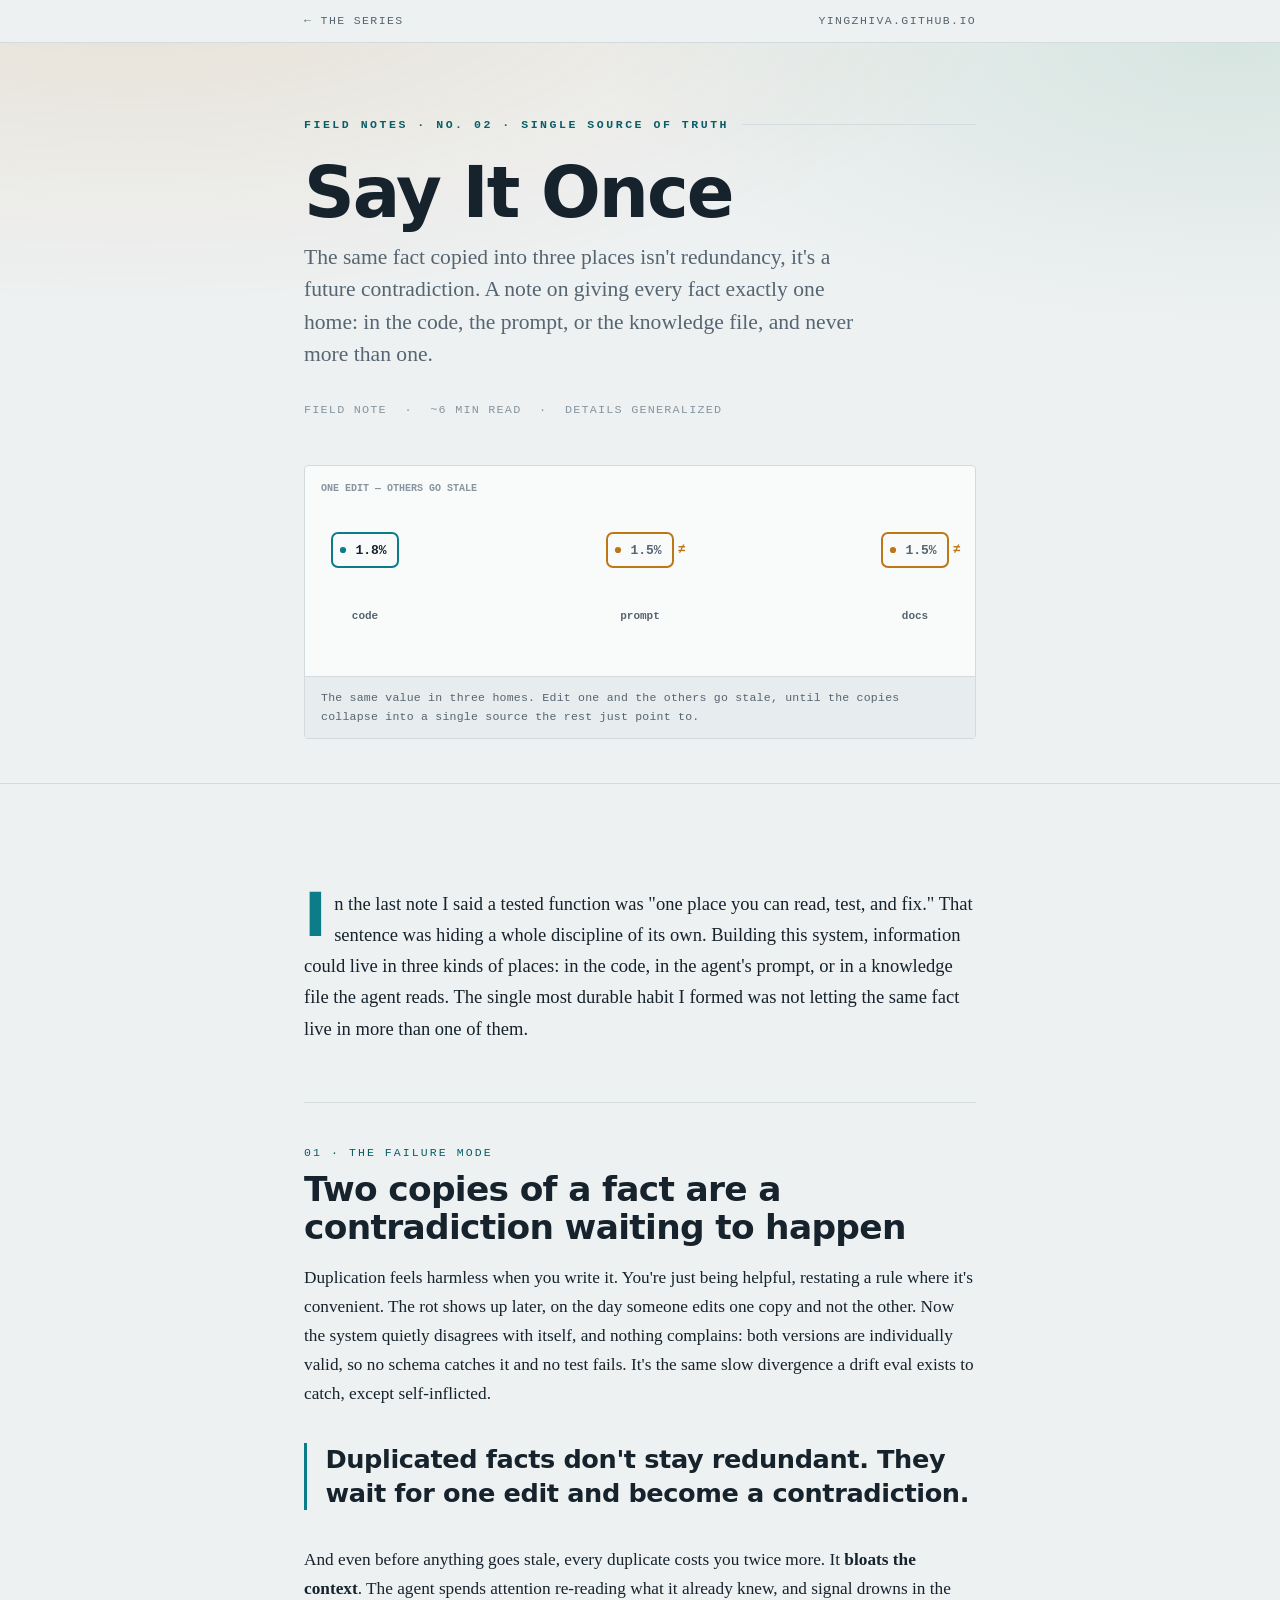
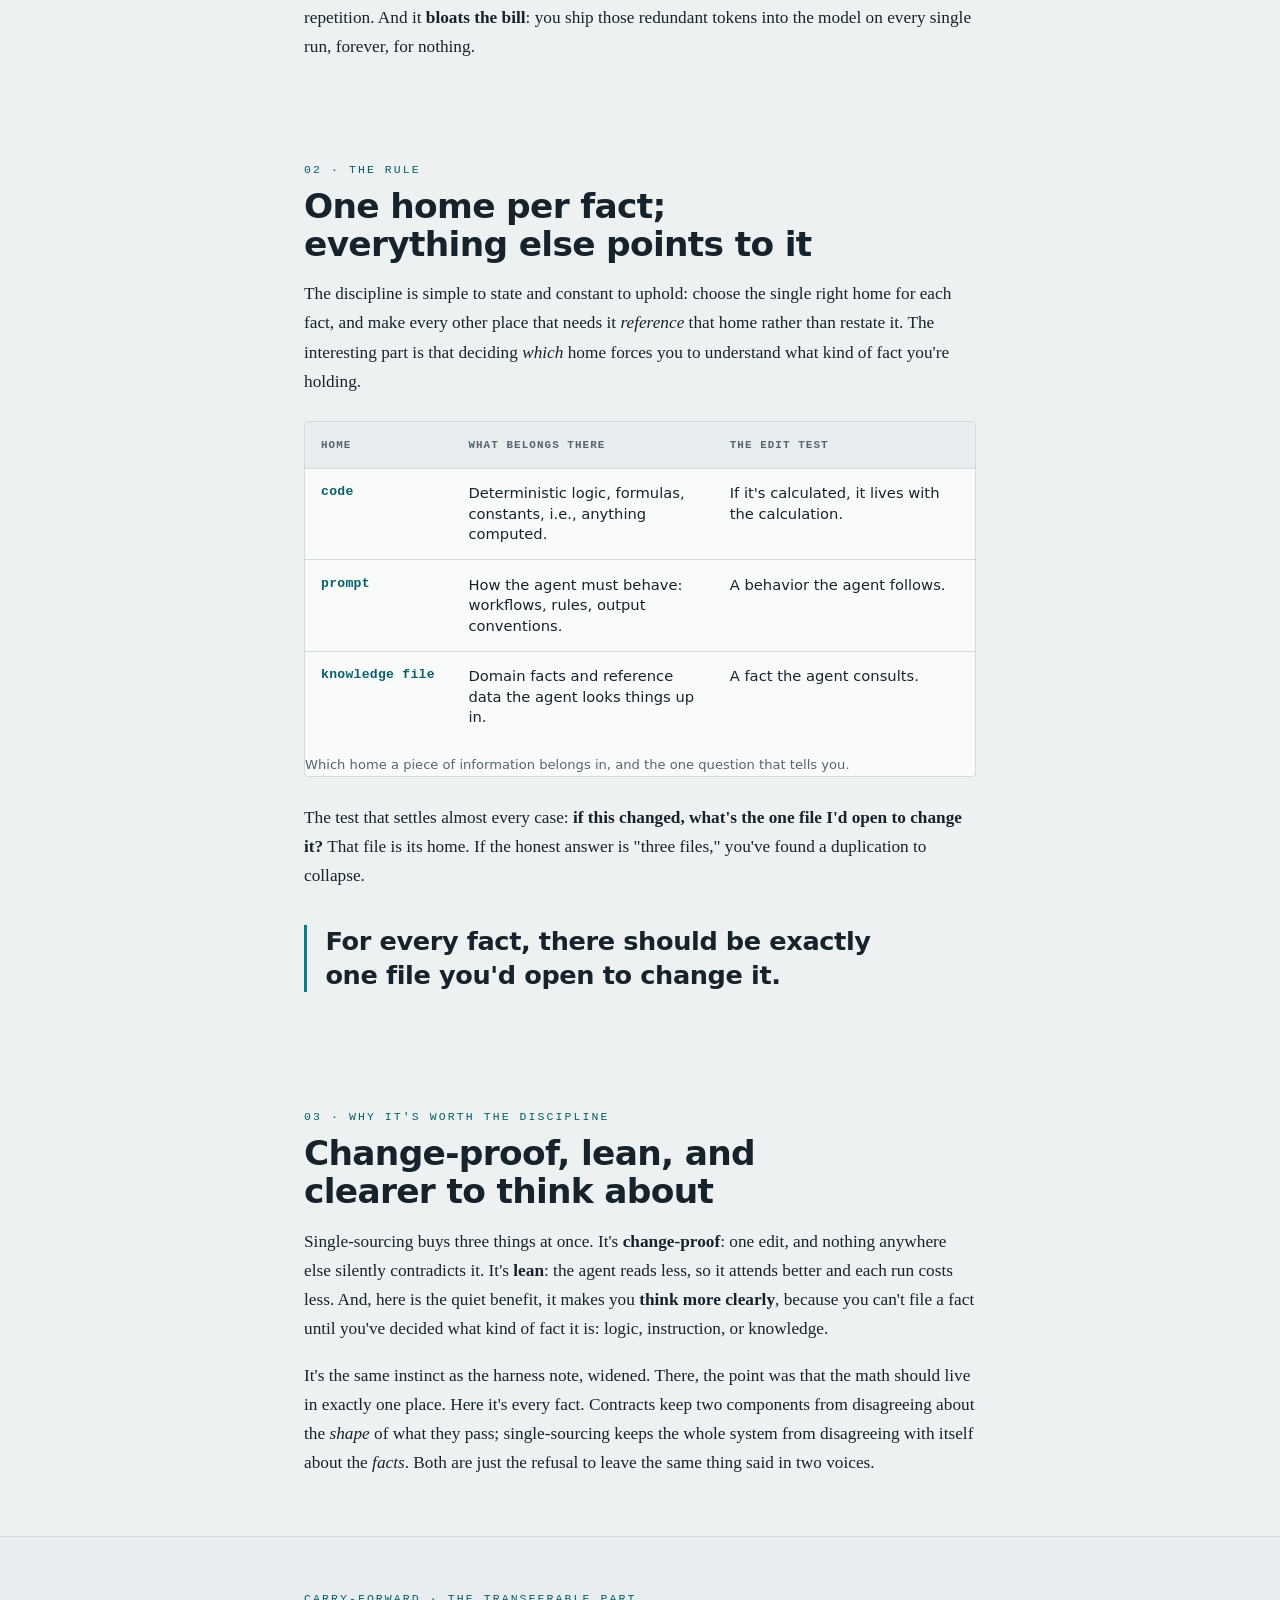
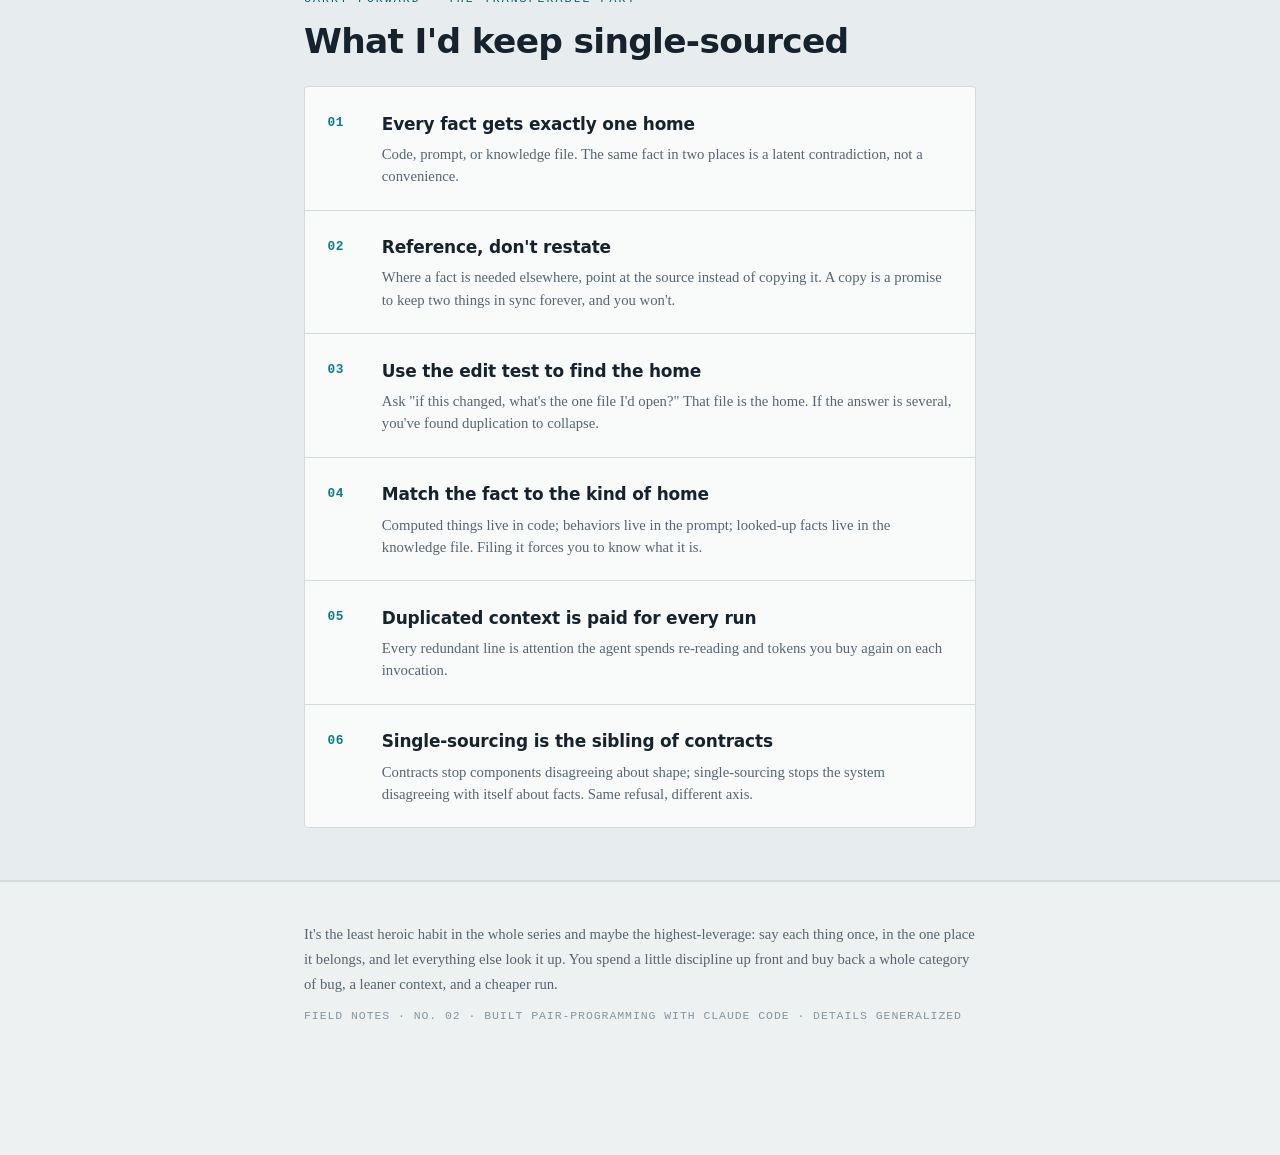
<file: notes/reliable-agents/say-it-once/index.html>
<!doctype html>
<html lang="en">
<head>
<meta charset="utf-8">
<meta name="viewport" content="width=device-width, initial-scale=1">
<meta name="description" content="Field note No. 02: single source of truth — give every fact one home (code, prompt, or knowledge file) to stay change-proof, lean on context, and cheaper per run.">
<meta name="color-scheme" content="light dark">
<meta property="og:type" content="article">
<meta property="og:title" content="Say It Once">
<meta property="og:description" content="Field note No. 02: single source of truth — give every fact one home (code, prompt, or knowledge file) to stay change-proof, lean on context, and cheaper per run.">
<meta name="twitter:card" content="summary_large_image">
<style>html{-webkit-text-size-adjust:100%}img,canvas{max-width:100%}</style>
<title>Say It Once</title>

<style>
  :root {
    --ground: #eef1f2; --surface: #f9fbfb; --surface-2: #e7ecee;
    --ink: #16232d; --muted: #566571; --faint: #8695a0; --hairline: #d3dbdf;
    --accent: #0c7c88; --accent-ink: #095e67; --stable: #2f8f63; --drift: #bd7714;
    --stable-wash: rgba(47,143,99,.12); --drift-wash: rgba(189,119,20,.13);

    --serif: "Charter", "Bitstream Charter", "Iowan Old Style", "Palatino Linotype", Georgia, ui-serif, serif;
    --sans: -apple-system, BlinkMacSystemFont, "Segoe UI", system-ui, "Helvetica Neue", Arial, sans-serif;
    --mono: ui-monospace, "SF Mono", "Cascadia Code", "JetBrains Mono", Menlo, Consolas, monospace;

    --fs-eyebrow: .72rem; --fs-body: 1.08rem; --fs-small: .92rem; --fs-h3: 1.32rem;
    --fs-h2: clamp(1.55rem, 1.15rem + 1.7vw, 2.15rem);
    --fs-dek: clamp(1.08rem, .95rem + .8vw, 1.35rem);
    --fs-title: clamp(2.5rem, 1.5rem + 4.6vw, 4.4rem);
    /* one measure: hero, prose, figures and tables share the same two edges */
    --col: 46rem; --wide: var(--col); --radius: 4px;
  }
  @media (prefers-color-scheme: dark) {
    :root {
      --ground: #0c141a; --surface: #121d25; --surface-2: #16232c;
      --ink: #dbe4e9; --muted: #8598a4; --faint: #61727e; --hairline: #26343d;
      --accent: #35b2bd; --accent-ink: #6fd3dc; --stable: #52bd88; --drift: #d79a41;
      --stable-wash: rgba(82,189,136,.14); --drift-wash: rgba(215,154,65,.15);
    }
  }
  :root[data-theme="light"] {
    --ground: #eef1f2; --surface: #f9fbfb; --surface-2: #e7ecee;
    --ink: #16232d; --muted: #566571; --faint: #8695a0; --hairline: #d3dbdf;
    --accent: #0c7c88; --accent-ink: #095e67; --stable: #2f8f63; --drift: #bd7714;
    --stable-wash: rgba(47,143,99,.12); --drift-wash: rgba(189,119,20,.13);
  }
  :root[data-theme="dark"] {
    --ground: #0c141a; --surface: #121d25; --surface-2: #16232c;
    --ink: #dbe4e9; --muted: #8598a4; --faint: #61727e; --hairline: #26343d;
    --accent: #35b2bd; --accent-ink: #6fd3dc; --stable: #52bd88; --drift: #d79a41;
    --stable-wash: rgba(82,189,136,.14); --drift-wash: rgba(215,154,65,.15);
  }

  * { box-sizing: border-box; }
  body { margin: 0; background: var(--ground); color: var(--ink); font-family: var(--serif); font-size: var(--fs-body); line-height: 1.68; -webkit-font-smoothing: antialiased; text-rendering: optimizeLegibility; }
  .col { max-width: var(--col); margin-inline: auto; padding-inline: clamp(1.25rem, 5vw, 2rem); }
  .wide { max-width: var(--wide); margin-inline: auto; padding-inline: clamp(1.25rem, 5vw, 2rem); }

  .eyebrow { font-family: var(--mono); font-size: var(--fs-eyebrow); letter-spacing: .22em; text-transform: uppercase; color: var(--accent-ink); font-weight: 600; }

  header.hero {
    border-bottom: 1px solid var(--hairline);
    padding-block: clamp(2.5rem, 6vw, 4.5rem) clamp(1.5rem, 4vw, 2.75rem);
    background:
      radial-gradient(120% 80% at 10% -10%, var(--drift-wash), transparent 58%),
      radial-gradient(90% 70% at 96% 0%, var(--stable-wash), transparent 55%);
  }
  .hero .kicker { display: flex; align-items: center; gap: .8rem; margin-bottom: 1.5rem; }
  .hero .kicker .rule { height: 1px; flex: 1; background: var(--hairline); }
  h1 { font-family: var(--sans); font-weight: 800; font-size: var(--fs-title); line-height: 1.02; letter-spacing: -.028em; margin: 0 0 .7rem; text-wrap: balance; }
  .dek { font-size: var(--fs-dek); color: var(--muted); line-height: 1.5; margin: 0 0 1.9rem; max-width: 35rem; text-wrap: pretty; }
  .meta { font-family: var(--mono); font-size: .74rem; letter-spacing: .1em; text-transform: uppercase; color: var(--faint); display: flex; flex-wrap: wrap; gap: .5rem 1.1rem; }

  figure.space { position: relative; margin: clamp(1.75rem, 4vw, 2.75rem) 0 0; border: 1px solid var(--hairline); border-radius: var(--radius); background: var(--surface); overflow: hidden; }
  figure.space .plot { position: relative; }
  figure.space canvas { display: block; width: 100%; height: 210px; }
  figure.space figcaption { border-top: 1px solid var(--hairline); font-family: var(--mono); font-size: .72rem; letter-spacing: .02em; color: var(--muted); padding: .7rem 1rem; background: var(--surface-2); }

  main { padding-block: clamp(2.5rem, 6vw, 4rem); }
  section { padding-block: clamp(1.5rem, 4vw, 2.5rem); }
  .snum { font-family: var(--mono); font-size: var(--fs-eyebrow); letter-spacing: .18em; text-transform: uppercase; color: var(--accent-ink); display: block; margin-bottom: .55rem; }
  h2 { font-family: var(--sans); font-weight: 750; font-size: var(--fs-h2); line-height: 1.1; letter-spacing: -.02em; margin: 0 0 1rem; text-wrap: balance; }
  h3 { font-family: var(--sans); font-weight: 700; font-size: var(--fs-h3); letter-spacing: -.01em; margin: 2rem 0 .6rem; }
  p { margin: 0 0 1.15rem; }
  .lead { font-size: 1.16rem; color: var(--ink); }
  a { color: var(--accent-ink); text-decoration-thickness: 1px; text-underline-offset: 2px; }
  strong { font-weight: 700; }
  em.term { font-style: normal; font-family: var(--mono); font-size: .9em; color: var(--accent-ink); background: color-mix(in srgb, var(--accent) 9%, transparent); padding: .05em .35em; border-radius: 3px; }

  .drop::first-letter { font-family: var(--sans); font-weight: 800; font-size: 3.3em; line-height: .82; float: left; padding: .04em .12em 0 0; color: var(--accent); }

  blockquote { margin: 2.2rem 0; padding-left: 1.15rem; border-left: 3px solid var(--accent); font-family: var(--sans); font-weight: 600; font-size: clamp(1.25rem, 1.05rem + 1vw, 1.6rem); line-height: 1.3; letter-spacing: -.015em; color: var(--ink); text-wrap: balance; }

  .band { background: var(--surface-2); border-block: 1px solid var(--hairline); padding-block: clamp(2rem, 5vw, 3.25rem); }
  .tbl-wrap { overflow-x: auto; border: 1px solid var(--hairline); border-radius: var(--radius); background: var(--surface); margin: 1.6rem 0; }
  table { border-collapse: collapse; width: 100%; font-family: var(--sans); font-size: var(--fs-small); min-width: 30rem; table-layout: fixed; }
  th:first-child, td:first-child { width: 22%; }
  thead th { text-align: left; font-family: var(--mono); font-size: .68rem; letter-spacing: .1em; text-transform: uppercase; color: var(--muted); font-weight: 600; padding: .85rem 1rem; border-bottom: 1px solid var(--hairline); background: var(--surface-2); }
  tbody td { padding: .9rem 1rem; border-bottom: 1px solid var(--hairline); vertical-align: top; line-height: 1.4; overflow-wrap: break-word; }
  tbody tr:last-child td { border-bottom: 0; }
  tbody td:first-child { font-weight: 650; color: var(--accent-ink); font-family: var(--mono); font-size: .82rem; letter-spacing: .02em; }
  caption { caption-side: bottom; text-align: left; font-size: .82rem; color: var(--muted); padding-top: .75rem; font-family: var(--sans); }

  /* narrow screens: stack each row into a labelled block instead of scrolling sideways */
  @media (max-width: 34rem) {
    .tbl-wrap { overflow-x: visible; }
    tbody, tr, td, caption { display: block; }
    table { min-width: 0; display: flex; flex-direction: column; }  /* flex so the caption can stay last */
    tbody { order: 1; }
    caption { order: 2; }
    thead { display: none; }
    th, td { width: auto !important; }
    tbody tr { border-bottom: 1px solid var(--hairline); padding: .55rem 0; }
    tbody tr:last-child { border-bottom: 0; }
    tbody td { border-bottom: 0; padding: .45rem 1.1rem; }
    tbody td::before { content: attr(data-label); display: block; font-family: var(--mono); font-size: .62rem; letter-spacing: .1em; text-transform: uppercase; color: var(--faint); margin-bottom: .15rem; }
    caption { padding: .75rem 1.1rem 0; }
  }


  .takes { list-style: none; margin: 0; padding: 0; display: grid; gap: 1px; background: var(--hairline); border: 1px solid var(--hairline); border-radius: var(--radius); overflow: hidden; counter-reset: t; }
  .takes li { background: var(--surface); padding: 1.3rem 1.4rem 1.4rem; display: grid; grid-template-columns: 2.4rem 1fr; gap: .4rem 1rem; align-items: start; counter-increment: t; }
  .takes li::before { content: counter(t, decimal-leading-zero); font-family: var(--mono); font-size: .8rem; font-weight: 600; color: var(--accent); padding-top: .28rem; letter-spacing: .05em; }
  .takes h4 { font-family: var(--sans); font-size: 1.06rem; font-weight: 700; letter-spacing: -.01em; margin: .12rem 0 .3rem; color: var(--ink); }
  .takes p { font-size: var(--fs-small); color: var(--muted); margin: 0; line-height: 1.5; }
  .takes .body { grid-column: 2; }

  footer { border-top: 1px solid var(--hairline); padding-block: 2.5rem 3.5rem; color: var(--muted); }
  footer p { font-size: var(--fs-small); margin: 0 0 .6rem; }
  footer .sig { font-family: var(--mono); font-size: .72rem; letter-spacing: .08em; text-transform: uppercase; color: var(--faint); }

  hr.tick { border: 0; height: 1px; background: var(--hairline); margin: 0; }

  @media (prefers-reduced-motion: reduce) { * { animation: none !important; transition: none !important; } }
  :focus-visible { outline: 2px solid var(--accent); outline-offset: 3px; border-radius: 2px; }
</style>
<script src="../../../assets/site.js"></script>
</head>
<body>
<div style="border-bottom:1px solid var(--hairline);"><div style="max-width:var(--wide,58rem);margin-inline:auto;padding:.7rem clamp(1.25rem,5vw,2rem);font-family:var(--mono);font-size:.72rem;letter-spacing:.12em;text-transform:uppercase;display:flex;justify-content:space-between;gap:1rem;"><a href="../" style="color:var(--muted);text-decoration:none;">&larr; The series</a><a href="../../../" style="color:var(--muted);text-decoration:none;">yingzhiva.github.io</a></div></div>
<header class="hero">
  <div class="wide">
    <div class="kicker">
      <span class="eyebrow">Field Notes &middot; No. 02 &middot; Single Source of Truth</span>
      <span class="rule"></span>
    </div>
    <h1>Say It Once</h1>
    <p class="dek">The same fact copied into three places isn't redundancy, it's a future contradiction. A note on giving every fact exactly one home: in the code, the prompt, or the knowledge file, and never more than one.</p>
    <div class="meta">
      <span>Field note</span><span>&middot;</span><span>~6 min read</span><span>&middot;</span><span>Details generalized</span>
    </div>

    <figure class="space" aria-label="Three copies of the same fact live in code, prompt, and docs. One is edited; the others go stale and disagree. Then they collapse into a single source the other two reference.">
      <div class="plot">
        <canvas id="dedup" width="1160" height="420"></canvas>
      </div>
      <figcaption>The same value in three homes. Edit one and the others go stale, until the copies collapse into a single source the rest just point to.</figcaption>
    </figure>
  </div>
</header>

<main>
  <div class="col">

    <section>
      <p class="lead drop">In the last note I said a tested function was "one place you can read, test, and fix." That sentence was hiding a whole discipline of its own. Building this system, information could live in three kinds of places: in the code, in the agent's prompt, or in a knowledge file the agent reads. The single most durable habit I formed was not letting the same fact live in more than one of them.</p>
    </section>

    <hr class="tick" />

    <section>
      <span class="snum">01 &middot; The failure mode</span>
      <h2>Two copies of a fact are a contradiction waiting to happen</h2>
      <p>Duplication feels harmless when you write it. You're just being helpful, restating a rule where it's convenient. The rot shows up later, on the day someone edits one copy and not the other. Now the system quietly disagrees with itself, and nothing complains: both versions are individually valid, so no schema catches it and no test fails. It's the same slow divergence a drift eval exists to catch, except self-inflicted.</p>
      <blockquote>Duplicated facts don't stay redundant. They wait for one edit and become a contradiction.</blockquote>
      <p>And even before anything goes stale, every duplicate costs you twice more. It <strong>bloats the context</strong>. The agent spends attention re-reading what it already knew, and signal drowns in the repetition. And it <strong>bloats the bill</strong>: you ship those redundant tokens into the model on every single run, forever, for nothing.</p>
    </section>

    <section>
      <span class="snum">02 &middot; The rule</span>
      <h2>One home per fact; everything else points to it</h2>
      <p>The discipline is simple to state and constant to uphold: choose the single right home for each fact, and make every other place that needs it <em>reference</em> that home rather than restate it. The interesting part is that deciding <em>which</em> home forces you to understand what kind of fact you're holding.</p>

      <div class="tbl-wrap" role="region" aria-label="The three homes for a fact and what belongs in each">
        <table>
          <caption>Which home a piece of information belongs in, and the one question that tells you.</caption>
          <thead>
            <tr><th scope="col">Home</th><th scope="col">What belongs there</th><th scope="col">The edit test</th></tr>
          </thead>
          <tbody>
            <tr><td data-label="Home">code</td><td data-label="What belongs there">Deterministic logic, formulas, constants, i.e., anything computed.</td><td data-label="The edit test">If it's calculated, it lives with the calculation.</td></tr>
            <tr><td data-label="Home">prompt</td><td data-label="What belongs there">How the agent must behave: workflows, rules, output conventions.</td><td data-label="The edit test">A behavior the agent follows.</td></tr>
            <tr><td data-label="Home">knowledge file</td><td data-label="What belongs there">Domain facts and reference data the agent looks things up in.</td><td data-label="The edit test">A fact the agent consults.</td></tr>
          </tbody>
        </table>
      </div>

      <p>The test that settles almost every case: <strong>if this changed, what's the one file I'd open to change it?</strong> That file is its home. If the honest answer is "three files," you've found a duplication to collapse.</p>
      <blockquote>For every fact, there should be exactly one file you'd open to change it.</blockquote>
    </section>

    <section>
      <span class="snum">03 &middot; Why it's worth the discipline</span>
      <h2>Change-proof, lean, and clearer to think about</h2>
      <p>Single-sourcing buys three things at once. It's <strong>change-proof</strong>: one edit, and nothing anywhere else silently contradicts it. It's <strong>lean</strong>: the agent reads less, so it attends better and each run costs less. And, here is the quiet benefit, it makes you <strong>think more clearly</strong>, because you can't file a fact until you've decided what kind of fact it is: logic, instruction, or knowledge.</p>
      <p>It's the same instinct as the harness note, widened. There, the point was that the math should live in exactly one place. Here it's every fact. Contracts keep two components from disagreeing about the <em>shape</em> of what they pass; single-sourcing keeps the whole system from disagreeing with itself about the <em>facts</em>. Both are just the refusal to leave the same thing said in two voices.</p>
    </section>

  </div>

  <div class="band">
    <div class="col" style="padding-top:0;padding-bottom:0;">
      <span class="snum" style="margin-bottom:.9rem;">Carry-forward &middot; The transferable part</span>
      <h2 style="margin-bottom:1.6rem;">What I'd keep single-sourced</h2>
    </div>
    <div class="col">
      <ol class="takes">
        <li><div class="body"><h4>Every fact gets exactly one home</h4><p>Code, prompt, or knowledge file. The same fact in two places is a latent contradiction, not a convenience.</p></div></li>
        <li><div class="body"><h4>Reference, don't restate</h4><p>Where a fact is needed elsewhere, point at the source instead of copying it. A copy is a promise to keep two things in sync forever, and you won't.</p></div></li>
        <li><div class="body"><h4>Use the edit test to find the home</h4><p>Ask "if this changed, what's the one file I'd open?" That file is the home. If the answer is several, you've found duplication to collapse.</p></div></li>
        <li><div class="body"><h4>Match the fact to the kind of home</h4><p>Computed things live in code; behaviors live in the prompt; looked-up facts live in the knowledge file. Filing it forces you to know what it is.</p></div></li>
        <li><div class="body"><h4>Duplicated context is paid for every run</h4><p>Every redundant line is attention the agent spends re-reading and tokens you buy again on each invocation.</p></div></li>
        <li><div class="body"><h4>Single-sourcing is the sibling of contracts</h4><p>Contracts stop components disagreeing about shape; single-sourcing stops the system disagreeing with itself about facts. Same refusal, different axis.</p></div></li>
      </ol>
    </div>
  </div>

  <footer>
    <div class="col">
      <p>It's the least heroic habit in the whole series and maybe the highest-leverage: say each thing once, in the one place it belongs, and let everything else look it up. You spend a little discipline up front and buy back a whole category of bug, a leaner context, and a cheaper run.</p>
      <p class="sig">Field notes &middot; No. 02 &middot; built pair-programming with Claude Code &middot; details generalized</p>
    </div>
  </footer>
</main>

<script>
  (function () {
    var canvas = document.getElementById("dedup");
    if (!canvas || !canvas.getContext) return;
    var ctx = canvas.getContext("2d");
    var reduce = window.matchMedia && window.matchMedia("(prefers-reduced-motion: reduce)").matches;

    var LABELS = ["code", "prompt", "docs"];
    var V1 = "1.5%", V2 = "1.8%";

    function tokens() {
      var s = getComputedStyle(document.documentElement);
      return {
        accent: s.getPropertyValue("--accent").trim() || "#0c7c88",
        stable: s.getPropertyValue("--stable").trim() || "#2f8f63",
        drift:  s.getPropertyValue("--drift").trim()  || "#bd7714",
        grid:   s.getPropertyValue("--hairline").trim() || "#d3dbdf",
        muted:  s.getPropertyValue("--muted").trim() || "#566571",
        surface:s.getPropertyValue("--surface").trim() || "#f9fbfb",
        faint:  s.getPropertyValue("--faint").trim() || "#8695a0",
        ink:    s.getPropertyValue("--ink").trim() || "#16232d"
      };
    }

    var W = 0, H = 210, dpr = 1, padX = 60, chipY = 84, labelY = 150;
    var CHIPW = 66, CHIPH = 34;
    function resize() {
      var rect = canvas.getBoundingClientRect();
      dpr = Math.min(window.devicePixelRatio || 1, 2);
      W = Math.max(320, rect.width); canvas.width = Math.round(W * dpr); canvas.height = Math.round(H * dpr);
      ctx.setTransform(dpr, 0, 0, dpr, 0, 0);
    }
    function colX(i) { return padX + i * (W - 2 * padX) / 2; }

    function rrect(x, y, w, h, rad) {
      ctx.beginPath();
      ctx.moveTo(x + rad, y);
      ctx.arcTo(x + w, y, x + w, y + h, rad);
      ctx.arcTo(x + w, y + h, x, y + h, rad);
      ctx.arcTo(x, y + h, x, y, rad);
      ctx.arcTo(x, y, x + w, y, rad);
      ctx.closePath();
    }
    function chip(cx, value, border, txt, alpha) {
      if (alpha <= 0) return;
      ctx.globalAlpha = alpha;
      var x = cx - CHIPW / 2, y = chipY - CHIPH / 2;
      ctx.fillStyle = tokens().surface; rrect(x, y, CHIPW, CHIPH, 6); ctx.fill();
      ctx.lineWidth = 2; ctx.strokeStyle = border; rrect(x, y, CHIPW, CHIPH, 6); ctx.stroke();
      // status dot
      ctx.beginPath(); ctx.fillStyle = border; ctx.arc(x + 11, chipY, 3.1, 0, Math.PI * 2); ctx.fill();
      // value
      ctx.fillStyle = txt; ctx.font = "600 13px ui-monospace, monospace";
      ctx.textAlign = "center"; ctx.textBaseline = "middle"; ctx.fillText(value, cx + 6, chipY + .5);
      ctx.globalAlpha = 1;
    }

    // phase timeline
    var P = { sync: 1000, drift: 2300, merge: 3700, hold: 4500 };
    var CYCLE = P.hold;

    function draw(t) {
      var c = tokens();
      ctx.clearRect(0, 0, W, H);
      ctx.textAlign = "center"; ctx.textBaseline = "middle";

      var edited = t >= P.sync;                        // chip0 shows V2 after edit
      var stale  = t >= P.sync && t < P.merge;         // chips1,2 amber+stale
      var merging = t >= P.drift;                      // consolidation underway
      var mergeP = Math.max(0, Math.min(1, (t - P.drift) / (P.merge - P.drift)));
      var sideAlpha = 1 - mergeP;                      // chips 1,2 fade during merge
      var refP = mergeP;                               // reference links draw in

      // reference links (drawn under chips), from side columns to the canonical (col0)
      if (merging) {
        ctx.strokeStyle = c.stable; ctx.globalAlpha = 0.6 * refP; ctx.lineWidth = 1.6; ctx.setLineDash([4, 4]);
        for (var s = 1; s <= 2; s++) {
          var x2 = colX(s) - (colX(s) - colX(0)) * refP * 0.0; // start point stays at column
          ctx.beginPath();
          ctx.moveTo(colX(s), chipY);
          ctx.lineTo(colX(0) + CHIPW / 2 + 4, chipY);
          ctx.stroke();
        }
        ctx.setLineDash([]); ctx.globalAlpha = 1;
      }

      // canonical chip (col 0)
      var cBorder = edited ? (merging ? c.stable : c.accent) : c.accent;
      chip(colX(0), edited ? V2 : V1, cBorder, c.ink || c.muted, 1);
      // edit ring pulse right after edit
      if (t >= P.sync && t < P.sync + 420) {
        var rp = (t - P.sync) / 420;
        ctx.globalAlpha = 0.5 * (1 - rp); ctx.strokeStyle = c.accent; ctx.lineWidth = 2;
        rrect(colX(0) - CHIPW / 2 - rp * 10, chipY - CHIPH / 2 - rp * 10, CHIPW + rp * 20, CHIPH + rp * 20, 8); ctx.stroke();
        ctx.globalAlpha = 1;
      }

      // side chips (col 1,2)
      if (sideAlpha > 0.01) {
        var sb = stale ? c.drift : c.accent;
        chip(colX(1), V1, sb, c.muted, sideAlpha);
        chip(colX(2), V1, sb, c.muted, sideAlpha);
        // mismatch badge when stale
        if (stale) {
          ctx.globalAlpha = sideAlpha;
          for (var k = 1; k <= 2; k++) {
            ctx.fillStyle = c.drift; ctx.font = "700 13px ui-monospace, monospace";
            ctx.fillText("≠", colX(k) + CHIPW / 2 + 9, chipY);
          }
          ctx.globalAlpha = 1;
        }
      }

      // column labels
      ctx.font = "600 11px ui-monospace, monospace";
      for (var i = 0; i < 3; i++) {
        var faded = (i > 0) && merging;
        ctx.globalAlpha = faded ? 0.45 : 1;
        ctx.fillStyle = c.muted;
        ctx.fillText(LABELS[i], colX(i), labelY);
        if (i > 0 && merging) {
          ctx.fillStyle = c.stable; ctx.font = "600 9px ui-monospace, monospace";
          ctx.globalAlpha = 0.7 * refP;
          ctx.fillText("→ refs code", colX(i), labelY + 15);
          ctx.font = "600 11px ui-monospace, monospace";
        }
        ctx.globalAlpha = 1;
      }

      // caption-ish state word, top-left
      ctx.textAlign = "left"; ctx.fillStyle = c.faint; ctx.font = "600 10px ui-monospace, monospace";
      var word = !edited ? "THREE COPIES, IN SYNC" : (merging ? "ONE SOURCE, REFERENCED" : "ONE EDIT — OTHERS GO STALE");
      ctx.fillText(word, 16, 22);
      ctx.textAlign = "center";
    }

    var start = null;
    function frame(ts) {
      if (start === null) start = ts;
      var t = (ts - start) % CYCLE;
      draw(t);
      requestAnimationFrame(frame);
    }
    function run() { resize(); if (reduce) draw(P.merge + 1); else { start = null; requestAnimationFrame(frame); } }
    run();

    var rt;
    window.addEventListener("resize", function () { clearTimeout(rt); rt = setTimeout(run, 180); });
    var mq = window.matchMedia("(prefers-color-scheme: dark)");
    if (mq.addEventListener) mq.addEventListener("change", function () { if (reduce) draw(P.merge + 1); });
    new MutationObserver(function () { if (reduce) draw(P.merge + 1); }).observe(document.documentElement, { attributes: true, attributeFilter: ["data-theme"] });
  })();
</script>
</body>
</html>
</file>
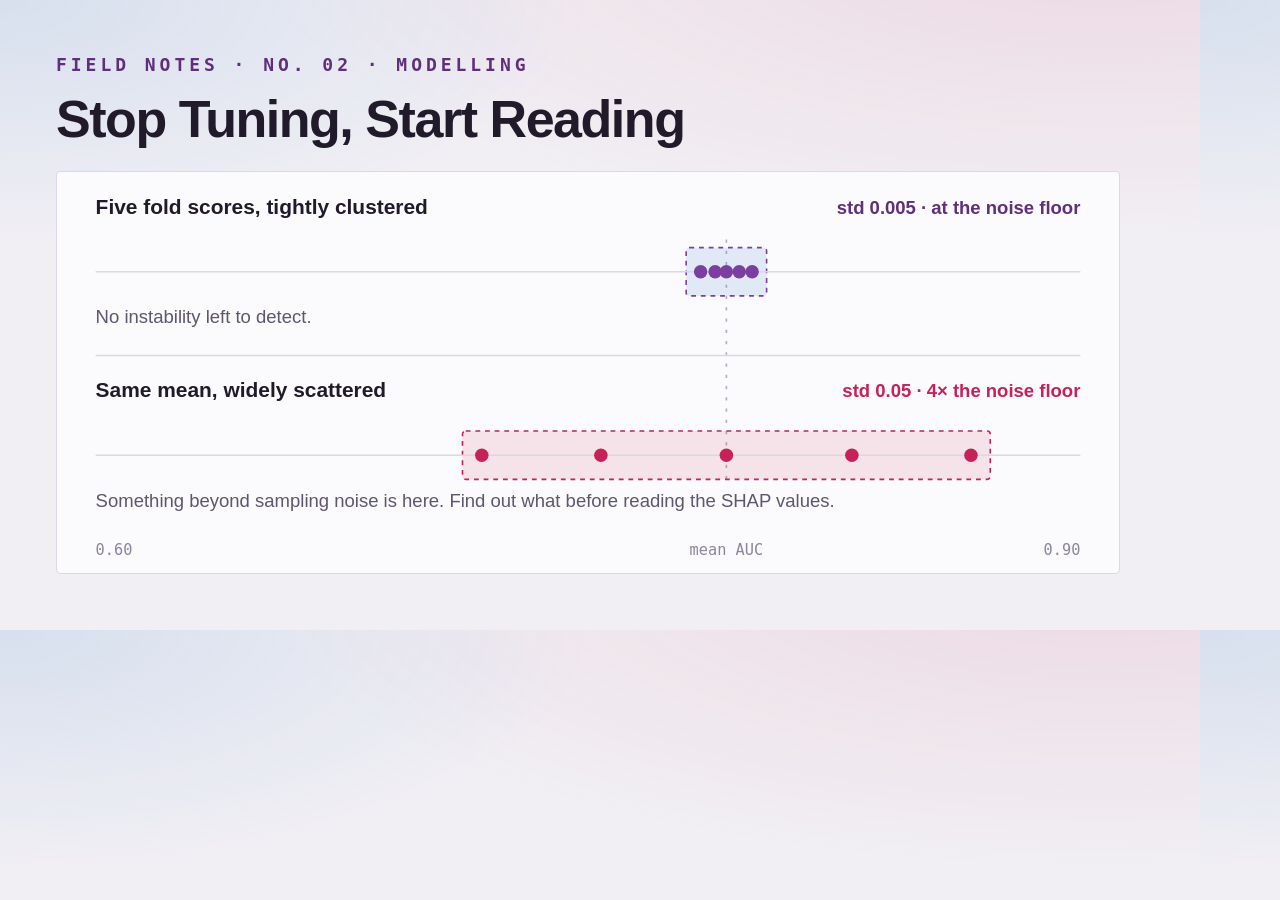
<file: _og/fold-spread-card.html>
<!doctype html>
<!--
  og:image generator for field note No. 02.
  Renders to notes/referral-analytics/stop-tuning/fold-spread-card.png via _og/render.sh

  The SVG below is a COPY of the hero diagram in
  notes/referral-analytics/stop-tuning/index.html. Edit one, mirror the other.
-->
<html lang="en">
<head>
<meta charset="utf-8">
<style>
  /* light palette only: social cards render on the platform's own ground */
  :root {
    --ground: #f1eff4;
    --surface: #fbfafc;
    --surface-2: #e9e6ee;
    --ink: #201a2b;
    --muted: #5f5670;
    --faint: #8d84a0;
    --hairline: #dcd7e3;
    --accent: #7b3fa0;
    --accent-ink: #5f2e7d;
    --low: #1a6fc4;
    --high: #c62258;
    --low-wash: rgba(26,111,196,.12);
    --high-wash: rgba(198,34,88,.11);
    --sans: "Ubuntu Sans", "Ubuntu", sans-serif;
    --mono: "Ubuntu Mono", monospace;
  }
  * { box-sizing: border-box; margin: 0; }
  html, body { width: 1200px; height: 630px; }
  body {
    background:
      radial-gradient(120% 80% at 92% -10%, var(--high-wash), transparent 60%),
      radial-gradient(90% 70% at 0% 0%, var(--low-wash), transparent 55%),
      var(--ground);
    color: var(--ink);
    padding: 56px;
    display: flex;
    flex-direction: column;
    -webkit-font-smoothing: antialiased;
  }

  .eyebrow {
    font-family: var(--mono);
    font-size: 18px;
    line-height: 1;
    letter-spacing: .22em;
    text-transform: uppercase;
    color: var(--accent-ink);
    font-weight: 700;
    margin-bottom: 18px;
  }
  h1 {
    font-family: var(--sans);
    font-weight: 800;
    font-size: 52px;
    line-height: 1.05;
    letter-spacing: -.028em;
    margin-bottom: 24px;
  }

  figure {
    width: 1064px;
    border: 1px solid var(--hairline);
    border-radius: 4px;
    background: var(--surface);
    overflow: hidden;
  }
  figure svg { display: block; width: 100%; height: auto; }

  .fd-head { font-family: var(--sans); font-size: 13px; font-weight: 700; fill: var(--ink); }
  .fd-note { font-family: var(--sans); font-size: 11.5px; fill: var(--muted); }
  .fd-tick { font-family: var(--mono); font-size: 9.5px; fill: var(--faint); }
  .fd-axis { stroke: var(--hairline); }
  .fd-mean { stroke: var(--faint); stroke-dasharray: 2 5; opacity: .65; }
  .fd-dot-ok { fill: var(--accent); }
  .fd-dot-bad { fill: var(--high); }
  .fd-band-ok { fill: var(--low-wash); stroke: var(--accent); stroke-dasharray: 3 3; }
  .fd-band-bad { fill: var(--high-wash); stroke: var(--high); stroke-dasharray: 3 3; }
  .fd-verdict-ok { fill: var(--accent-ink); font-family: var(--sans); font-size: 11.5px; font-weight: 700; }
  .fd-verdict-bad { fill: var(--high); font-family: var(--sans); font-size: 11.5px; font-weight: 700; }
</style>
</head>
<body>

<div class="eyebrow">Field Notes &middot; No. 02 &middot; Modelling</div>
<h1>Stop Tuning, Start Reading</h1>

<figure>
  <svg viewBox="0 0 660 250">
    <line class="fd-mean" x1="416" y1="42" x2="416" y2="192" stroke-width="1"/>

    <text class="fd-head" x="24" y="26">Five fold scores, tightly clustered</text>
    <text class="fd-verdict-ok" x="636" y="26" text-anchor="end">std 0.005 &middot; at the noise floor</text>

    <rect class="fd-band-ok" x="391" y="47" width="50" height="30" rx="2"/>
    <line class="fd-axis" x1="24" y1="62" x2="636" y2="62" stroke-width="1"/>
    <circle class="fd-dot-ok" cx="400" cy="62" r="4.2"/>
    <circle class="fd-dot-ok" cx="409" cy="62" r="4.2"/>
    <circle class="fd-dot-ok" cx="416" cy="62" r="4.2"/>
    <circle class="fd-dot-ok" cx="424" cy="62" r="4.2"/>
    <circle class="fd-dot-ok" cx="432" cy="62" r="4.2"/>
    <text class="fd-note" x="24" y="94">No instability left to detect.</text>

    <line class="fd-axis" x1="24" y1="114" x2="636" y2="114" stroke-width="1"/>

    <text class="fd-head" x="24" y="140">Same mean, widely scattered</text>
    <text class="fd-verdict-bad" x="636" y="140" text-anchor="end">std 0.05 &middot; 4&times; the noise floor</text>

    <rect class="fd-band-bad" x="252" y="161" width="328" height="30" rx="2"/>
    <line class="fd-axis" x1="24" y1="176" x2="636" y2="176" stroke-width="1"/>
    <circle class="fd-dot-bad" cx="264" cy="176" r="4.2"/>
    <circle class="fd-dot-bad" cx="338" cy="176" r="4.2"/>
    <circle class="fd-dot-bad" cx="416" cy="176" r="4.2"/>
    <circle class="fd-dot-bad" cx="494" cy="176" r="4.2"/>
    <circle class="fd-dot-bad" cx="568" cy="176" r="4.2"/>
    <text class="fd-note" x="24" y="208">Something beyond sampling noise is here. Find out what before reading the SHAP values.</text>

    <text class="fd-tick" x="24" y="238">0.60</text>
    <text class="fd-tick" x="416" y="238" text-anchor="middle">mean AUC</text>
    <text class="fd-tick" x="636" y="238" text-anchor="end">0.90</text>
  </svg>
</figure>

</body>
</html>
</file>
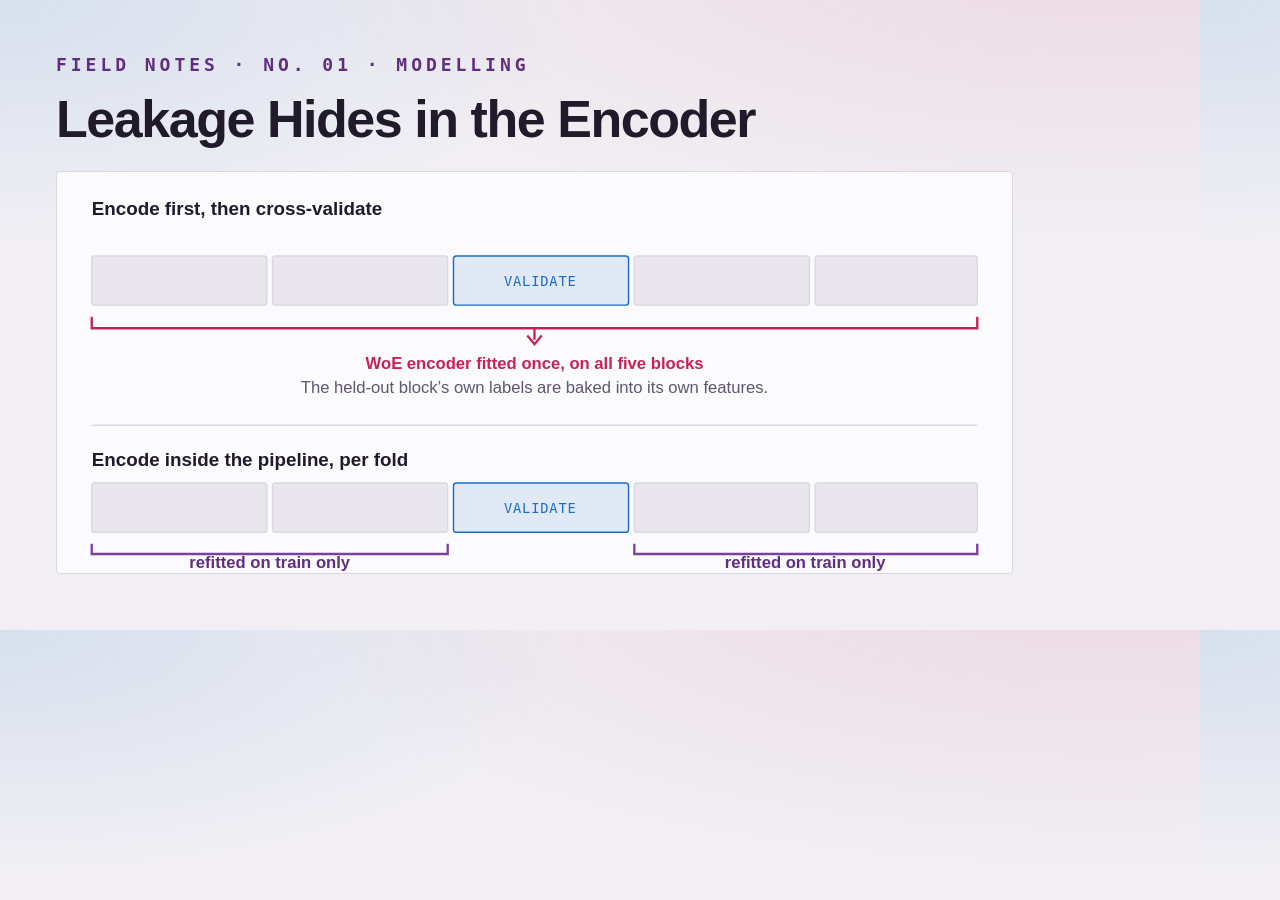
<file: _og/leakage-card.html>
<!doctype html>
<!--
  og:image generator for field note No. 01.
  Renders to notes/referral-analytics/encoder-first/leakage-card.png via _og/render.sh

  The SVG below is a COPY of the hero diagram in
  notes/referral-analytics/encoder-first/index.html. Edit one, mirror the other.
-->
<html lang="en">
<head>
<meta charset="utf-8">
<style>
  /* light palette only: social cards render on the platform's own ground */
  :root {
    --ground: #f1eff4;
    --surface: #fbfafc;
    --surface-2: #e9e6ee;
    --ink: #201a2b;
    --muted: #5f5670;
    --faint: #8d84a0;
    --hairline: #dcd7e3;
    --accent: #7b3fa0;
    --accent-ink: #5f2e7d;
    --low: #1a6fc4;
    --high: #c62258;
    --low-wash: rgba(26,111,196,.12);
    --high-wash: rgba(198,34,88,.11);
    --sans: "Ubuntu Sans", "Ubuntu", sans-serif;
    --mono: "Ubuntu Mono", monospace;
  }
  * { box-sizing: border-box; margin: 0; }
  html, body { width: 1200px; height: 630px; }
  body {
    background:
      radial-gradient(120% 80% at 92% -10%, var(--high-wash), transparent 60%),
      radial-gradient(90% 70% at 0% 0%, var(--low-wash), transparent 55%),
      var(--ground);
    color: var(--ink);
    padding: 56px;
    display: flex;
    flex-direction: column;
    -webkit-font-smoothing: antialiased;
  }

  .eyebrow {
    font-family: var(--mono);
    font-size: 18px;
    line-height: 1;
    letter-spacing: .22em;
    text-transform: uppercase;
    color: var(--accent-ink);
    font-weight: 700;
    margin-bottom: 18px;
  }
  h1 {
    font-family: var(--sans);
    font-weight: 800;
    font-size: 52px;
    line-height: 1.05;
    letter-spacing: -.028em;
    margin-bottom: 24px;
  }

  /* 957 keeps the 660x278 diagram inside the same vertical band the
     No. 02 card gives its 660x250 one, so the pair shares its margins */
  figure {
    width: 957px;
    border: 1px solid var(--hairline);
    border-radius: 4px;
    background: var(--surface);
    overflow: hidden;
  }
  figure svg { display: block; width: 100%; height: auto; }

  .dg-head { font-family: var(--sans); font-size: 13px; font-weight: 700; fill: var(--ink); }
  .dg-note { font-family: var(--sans); font-size: 11.5px; fill: var(--muted); }
  .dg-block { fill: var(--surface-2); stroke: var(--hairline); }
  .dg-val { fill: var(--low-wash); stroke: var(--low); }
  .dg-val-t { font-family: var(--mono); font-size: 9.5px; letter-spacing: .06em; text-transform: uppercase; fill: var(--low); }
  .dg-bad { stroke: var(--high); fill: none; }
  .dg-bad-t { fill: var(--high); font-family: var(--sans); font-size: 11.5px; font-weight: 600; }
  .dg-ok { stroke: var(--accent); fill: none; }
  .dg-ok-t { fill: var(--accent-ink); font-family: var(--sans); font-size: 11.5px; font-weight: 600; }
  .dg-rule { stroke: var(--hairline); }
</style>
</head>
<body>

<div class="eyebrow">Field Notes &middot; No. 01 &middot; Modelling</div>
<h1>Leakage Hides in the Encoder</h1>

<figure>
  <svg viewBox="0 0 660 278">
    <text class="dg-head" x="24" y="30">Encode first, then cross-validate</text>

    <g>
      <rect class="dg-block" x="24" y="58" width="121" height="34" rx="2"/>
      <rect class="dg-block" x="149" y="58" width="121" height="34" rx="2"/>
      <rect class="dg-val"   x="274" y="58" width="121" height="34" rx="2"/>
      <rect class="dg-block" x="399" y="58" width="121" height="34" rx="2"/>
      <rect class="dg-block" x="524" y="58" width="112" height="34" rx="2"/>
      <text class="dg-val-t" x="334" y="79" text-anchor="middle">validate</text>
    </g>

    <path class="dg-bad" d="M24 100 v8 H636 v-8" stroke-width="1.6"/>
    <path class="dg-bad" d="M330 108 v8 M325 113 l5 6 l5 -6" stroke-width="1.6"/>
    <text class="dg-bad-t" x="330" y="136" text-anchor="middle">WoE encoder fitted once, on all five blocks</text>
    <text class="dg-note" x="330" y="153" text-anchor="middle">The held-out block&rsquo;s own labels are baked into its own features.</text>

    <line class="dg-rule" x1="24" y1="175" x2="636" y2="175" stroke-width="1"/>

    <text class="dg-head" x="24" y="203">Encode inside the pipeline, per fold</text>

    <g>
      <rect class="dg-block" x="24" y="215" width="121" height="34" rx="2"/>
      <rect class="dg-block" x="149" y="215" width="121" height="34" rx="2"/>
      <rect class="dg-val"   x="274" y="215" width="121" height="34" rx="2"/>
      <rect class="dg-block" x="399" y="215" width="121" height="34" rx="2"/>
      <rect class="dg-block" x="524" y="215" width="112" height="34" rx="2"/>
      <text class="dg-val-t" x="334" y="236" text-anchor="middle">validate</text>
    </g>

    <path class="dg-ok" d="M24 257 v7 H270 v-7" stroke-width="1.6"/>
    <path class="dg-ok" d="M399 257 v7 H636 v-7" stroke-width="1.6"/>
    <text class="dg-ok-t" x="147" y="274" text-anchor="middle">refitted on train only</text>
    <text class="dg-ok-t" x="517" y="274" text-anchor="middle">refitted on train only</text>
  </svg>
</figure>

</body>
</html>
</file>
<file: assets/site.css>
:root{
    --bg:#fafaf9; --surface:#ffffff; --surface-2:#f5f5f4;
    --text:#1c1917; --muted:#57534e; --faint:#78716c;
    --border:#e7e5e4; --border-strong:#d6d3d1;
    --accent:#0969da; --accent-soft:#ddf4ff;
    --ai:#0969da; --data:#0d9488; --story:#d97706;
    --shadow:0 1px 2px rgba(28,25,23,.04),0 8px 24px -12px rgba(28,25,23,.12);
    --shadow-hover:0 2px 4px rgba(28,25,23,.05),0 16px 40px -16px rgba(28,25,23,.22);
    --maxw:960px;
  }
  @media (prefers-color-scheme: dark){
    :root{
      --bg:#0c0a09; --surface:#1c1917; --surface-2:#161311;
      --text:#f5f5f4; --muted:#a8a29e; --faint:#78716c;
      --border:#292524; --border-strong:#3a3531;
      --accent:#58a6ff; --accent-soft:#12283f;
      --ai:#58a6ff; --data:#5eead4; --story:#fcd34d;
      --shadow:0 1px 2px rgba(0,0,0,.4),0 8px 24px -12px rgba(0,0,0,.6);
      --shadow-hover:0 2px 4px rgba(0,0,0,.5),0 16px 40px -16px rgba(0,0,0,.8);
    }
  }
  :root[data-theme="dark"]{
    --bg:#0c0a09; --surface:#1c1917; --surface-2:#161311;
    --text:#f5f5f4; --muted:#a8a29e; --faint:#78716c;
    --border:#292524; --border-strong:#3a3531;
    --accent:#58a6ff; --accent-soft:#12283f;
    --ai:#58a6ff; --data:#5eead4; --story:#fcd34d;
    --shadow:0 1px 2px rgba(0,0,0,.4),0 8px 24px -12px rgba(0,0,0,.6);
    --shadow-hover:0 2px 4px rgba(0,0,0,.5),0 16px 40px -16px rgba(0,0,0,.8);
  }
  :root[data-theme="light"]{
    --bg:#fafaf9; --surface:#ffffff; --surface-2:#f5f5f4;
    --text:#1c1917; --muted:#57534e; --faint:#78716c;
    --border:#e7e5e4; --border-strong:#d6d3d1;
    --accent:#0969da; --accent-soft:#ddf4ff;
    --ai:#0969da; --data:#0d9488; --story:#d97706;
    --shadow:0 1px 2px rgba(28,25,23,.04),0 8px 24px -12px rgba(28,25,23,.12);
    --shadow-hover:0 2px 4px rgba(28,25,23,.05),0 16px 40px -16px rgba(28,25,23,.22);
  }
  *{box-sizing:border-box;margin:0;padding:0}
  html{scroll-behavior:smooth}
  body{
    background:var(--bg);color:var(--text);
    font-family:-apple-system,BlinkMacSystemFont,"Segoe UI",Roboto,Helvetica,Arial,sans-serif;
    line-height:1.6;-webkit-font-smoothing:antialiased;
    transition:background .3s,color .3s;
  }
  a{color:inherit;text-decoration:none}
  .wrap{max-width:var(--maxw);margin:0 auto;padding:0 24px}

  /* Nav */
  nav{
    position:sticky;top:0;z-index:50;
    background:color-mix(in srgb,var(--bg) 82%,transparent);
    backdrop-filter:saturate(180%) blur(12px);
    border-bottom:1px solid var(--border);
  }
  .nav-inner{display:flex;align-items:center;justify-content:space-between;height:60px;gap:16px}
  .brand{font-weight:700;letter-spacing:-.01em;font-size:15px;white-space:nowrap}
  .brand span{color:var(--accent)}
  .nav-links{display:flex;align-items:center;gap:22px;font-size:14px;color:var(--muted)}
  .nav-links a{transition:color .2s}
  .nav-links a:hover{color:var(--text)}
  .theme-btn{
    background:var(--surface-2);border:1px solid var(--border);
    color:var(--muted);width:34px;height:34px;border-radius:9px;
    cursor:pointer;font-size:15px;display:grid;place-items:center;transition:.2s;flex:none;
  }
  .theme-btn:hover{color:var(--text);border-color:var(--border-strong)}

  /* Hero */
  header.hero{padding:88px 0 64px}
  .status{
    display:inline-flex;align-items:center;gap:8px;
    background:var(--surface);border:1px solid var(--border);
    padding:6px 14px;border-radius:999px;font-size:13px;font-weight:500;
    color:var(--muted);box-shadow:var(--shadow);margin-bottom:26px;
  }
  .dot{width:8px;height:8px;border-radius:50%;background:#22c55e;
    box-shadow:0 0 0 0 rgba(34,197,94,.5);animation:pulse 2.4s infinite}
  @keyframes pulse{0%{box-shadow:0 0 0 0 rgba(34,197,94,.45)}70%{box-shadow:0 0 0 7px rgba(34,197,94,0)}100%{box-shadow:0 0 0 0 rgba(34,197,94,0)}}
  h1{font-size:clamp(2.2rem,5.6vw,3.5rem);line-height:1.05;letter-spacing:-.03em;font-weight:800}
  .role{margin-top:14px;font-size:clamp(1.05rem,2.4vw,1.3rem);color:var(--muted);font-weight:500}
  .role b{color:var(--text);font-weight:600}
  .lede{margin-top:22px;max-width:620px;font-size:1.08rem;color:var(--muted)}
  .cta{margin-top:32px;display:flex;flex-wrap:wrap;gap:12px;align-items:center}
  .btn{
    display:inline-flex;align-items:center;gap:9px;
    padding:11px 20px;border-radius:11px;font-size:14.5px;font-weight:600;
    border:1px solid transparent;transition:transform .15s,box-shadow .2s,background .2s;
  }
  .btn-primary{background:var(--accent);color:#fff;box-shadow:var(--shadow)}
  @media (prefers-color-scheme: dark){.btn-primary{color:#0c0a09}}
  :root[data-theme="dark"] .btn-primary{color:#0c0a09}
  :root[data-theme="light"] .btn-primary{color:#fff}
  .btn-primary:hover{transform:translateY(-2px);box-shadow:var(--shadow-hover)}
  .btn-ghost{background:var(--surface);color:var(--text);border-color:var(--border)}
  .btn-ghost:hover{border-color:var(--border-strong);transform:translateY(-2px)}
  .career{margin-top:18px;font-size:14px;color:var(--faint)}
  .career a{color:var(--accent);font-weight:600}
  .career a:hover{text-decoration:underline}

  /* Sections */
  section{padding:56px 0;border-top:1px solid var(--border)}
  .eyebrow{font-size:12px;font-weight:700;letter-spacing:.14em;text-transform:uppercase;color:var(--accent);margin-bottom:12px}
  h2{font-size:clamp(1.5rem,3.5vw,2rem);letter-spacing:-.02em;font-weight:700}
  .section-lede{margin-top:14px;max-width:640px;color:var(--muted);font-size:1.05rem}

  /* Domain groups */
  .group{margin-top:40px}
  .group:first-of-type{margin-top:34px}
  .group-head{display:flex;align-items:center;gap:11px;margin-bottom:18px}
  .group-mark{width:14px;height:14px;border-radius:4px;flex:none}
  .group-title{font-size:1.05rem;font-weight:600;letter-spacing:-.01em}
  .g-ai .group-mark{background:var(--ai)}
  .g-data .group-mark{background:var(--data)}
  .g-story .group-mark{background:var(--story)}

  .cards{display:grid;grid-template-columns:repeat(auto-fill,minmax(280px,1fr));gap:16px}
  .card{background:var(--surface);border:1px solid var(--border);border-radius:16px;
    padding:22px;box-shadow:var(--shadow);transition:transform .18s,box-shadow .22s,border-color .2s;
    display:flex;flex-direction:column}
  .card:hover{transform:translateY(-4px);box-shadow:var(--shadow-hover);border-color:var(--border-strong)}
  .card h3{font-size:1.12rem;letter-spacing:-.01em;font-weight:600;margin-bottom:8px;
    display:flex;align-items:center;flex-wrap:wrap;gap:9px}
  .wip{font-size:10.5px;font-weight:700;letter-spacing:.08em;text-transform:uppercase;
    color:var(--accent);background:var(--accent-soft);
    border:1px solid color-mix(in srgb,var(--accent) 30%,transparent);
    padding:2px 9px;border-radius:999px;white-space:nowrap;line-height:1.7}
  .card p{color:var(--muted);font-size:.95rem;flex:1}
  .tags{display:flex;flex-wrap:wrap;gap:6px;margin:16px 0 14px}
  .tag{font-size:11.5px;font-weight:600;color:var(--faint);background:var(--surface-2);
    border:1px solid var(--border);padding:3px 9px;border-radius:6px}
  .links{display:flex;gap:16px;font-size:13.5px;font-weight:600}
  .links a{color:var(--accent);display:inline-flex;align-items:center;gap:5px;transition:gap .2s}
  .links a:hover{gap:8px}
  .links a.sec{color:var(--muted)}
  .links a.sec:hover{color:var(--text)}

  /* Footer */
  footer{border-top:1px solid var(--border);padding:44px 0 52px;text-align:center}
  .foot-line{color:var(--muted);font-size:1.05rem}
  .foot-line a{color:var(--accent);font-weight:600}
  .foot-line a:hover{text-decoration:underline}
  .copy{margin-top:24px;font-size:13px;color:var(--faint)}

  @media (max-width:600px){
    header.hero{padding:60px 0 44px}
    .brand{font-size:13.5px;white-space:normal}
    .nav-links{gap:16px}
    section{padding:44px 0}
  }
  @media (max-width:420px){
    .nav-links a{display:none}
  }
</file>
